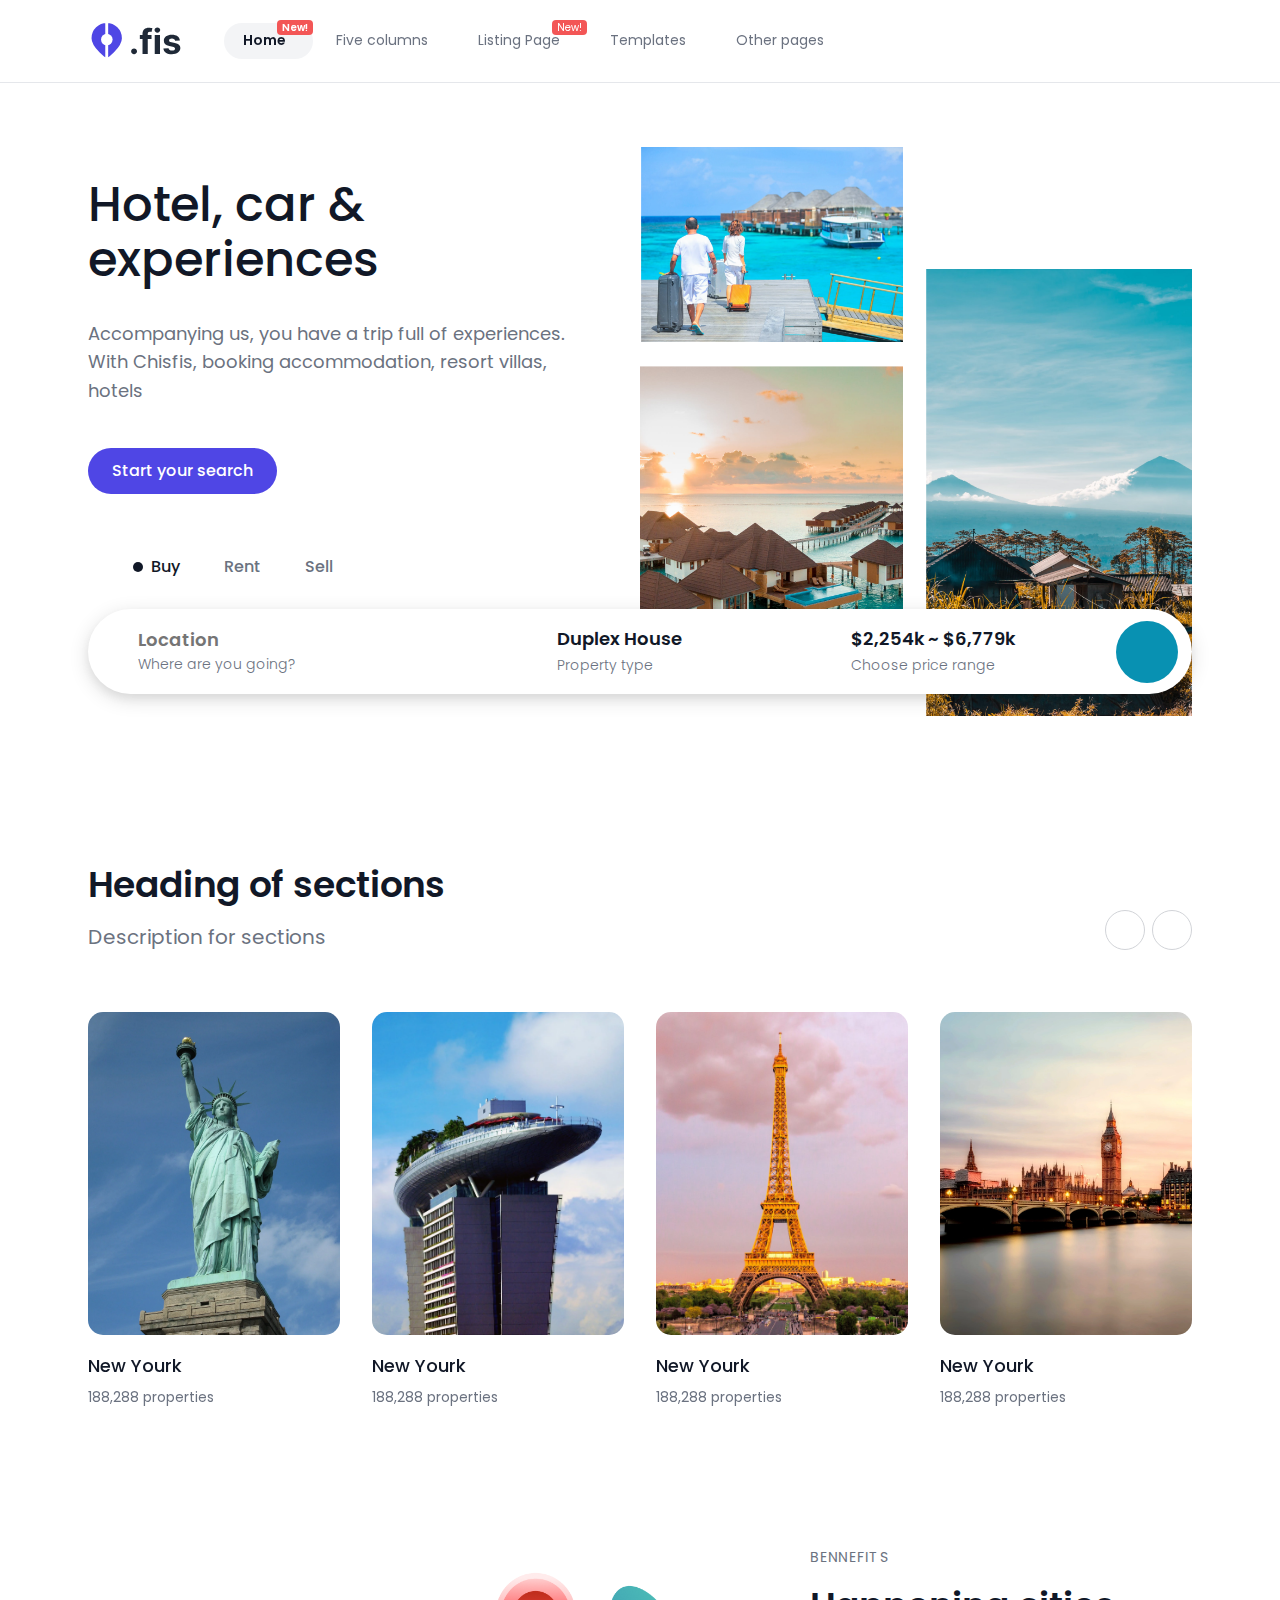
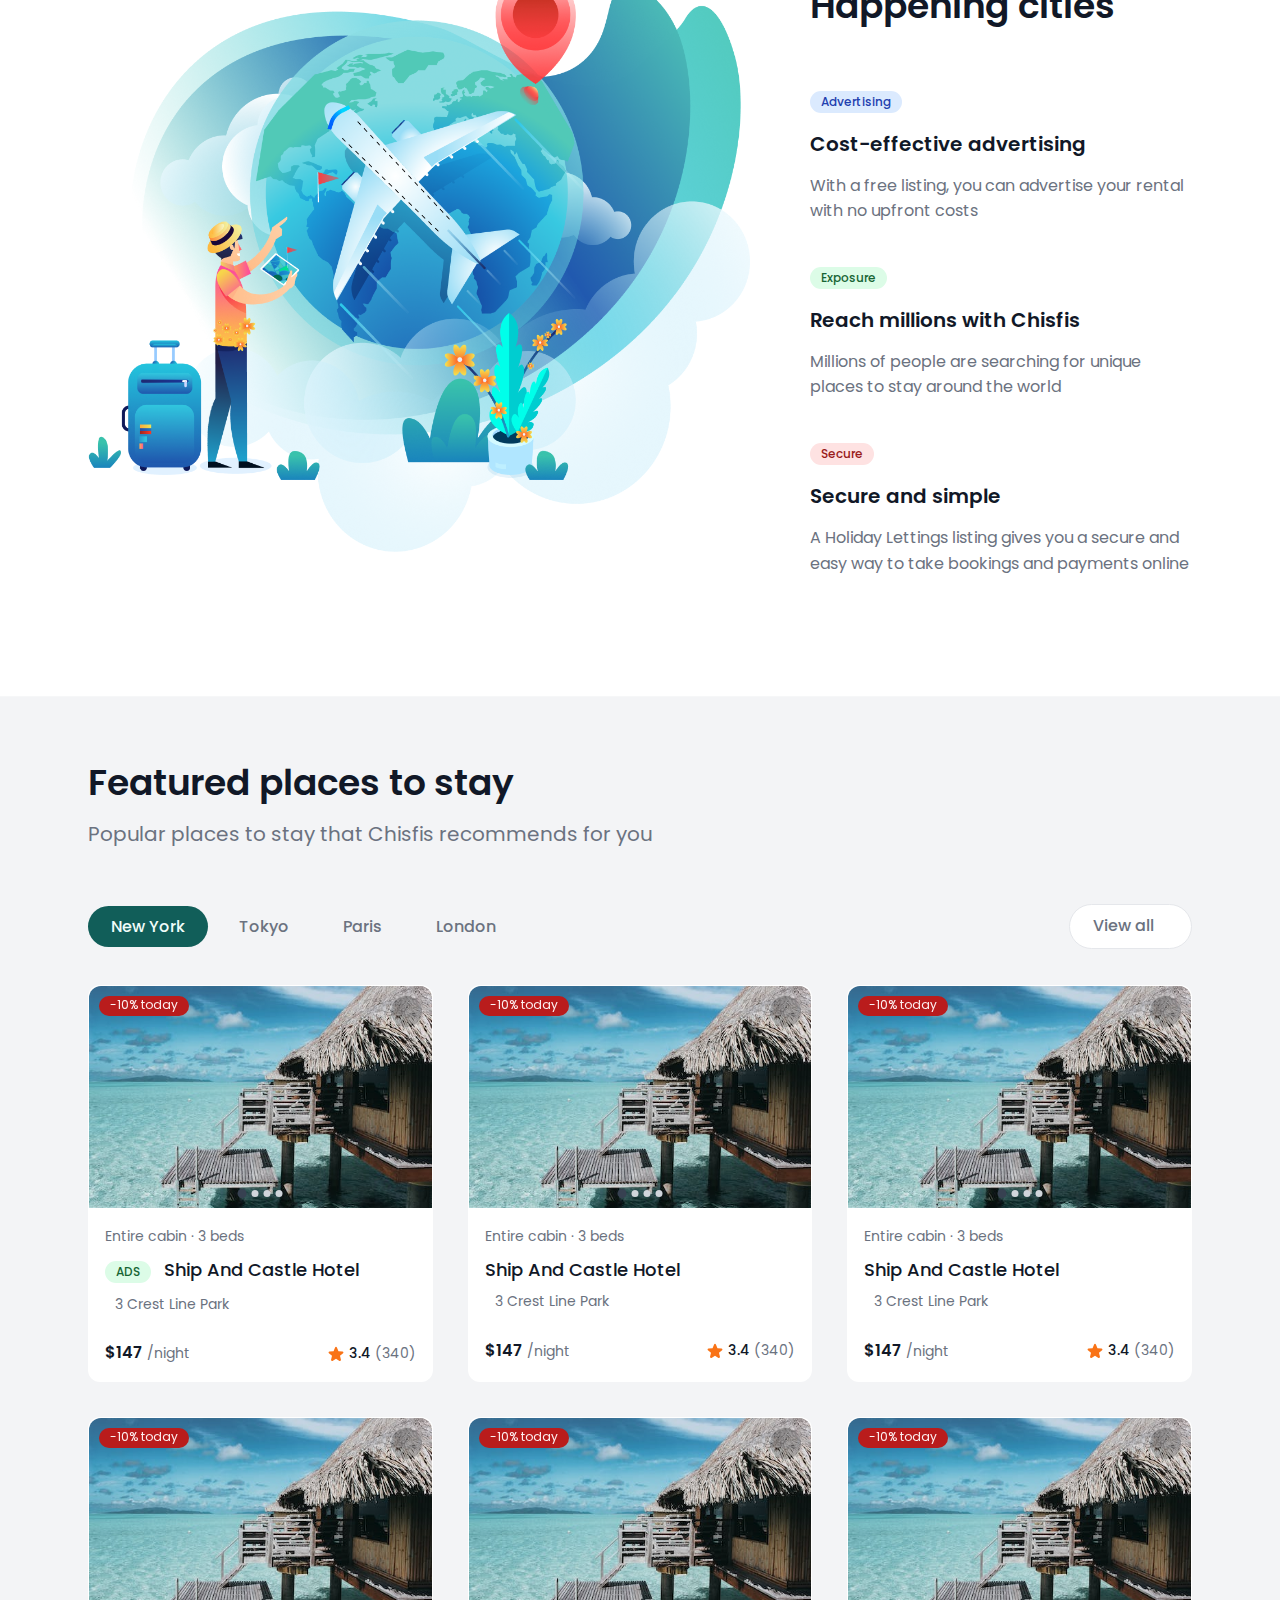
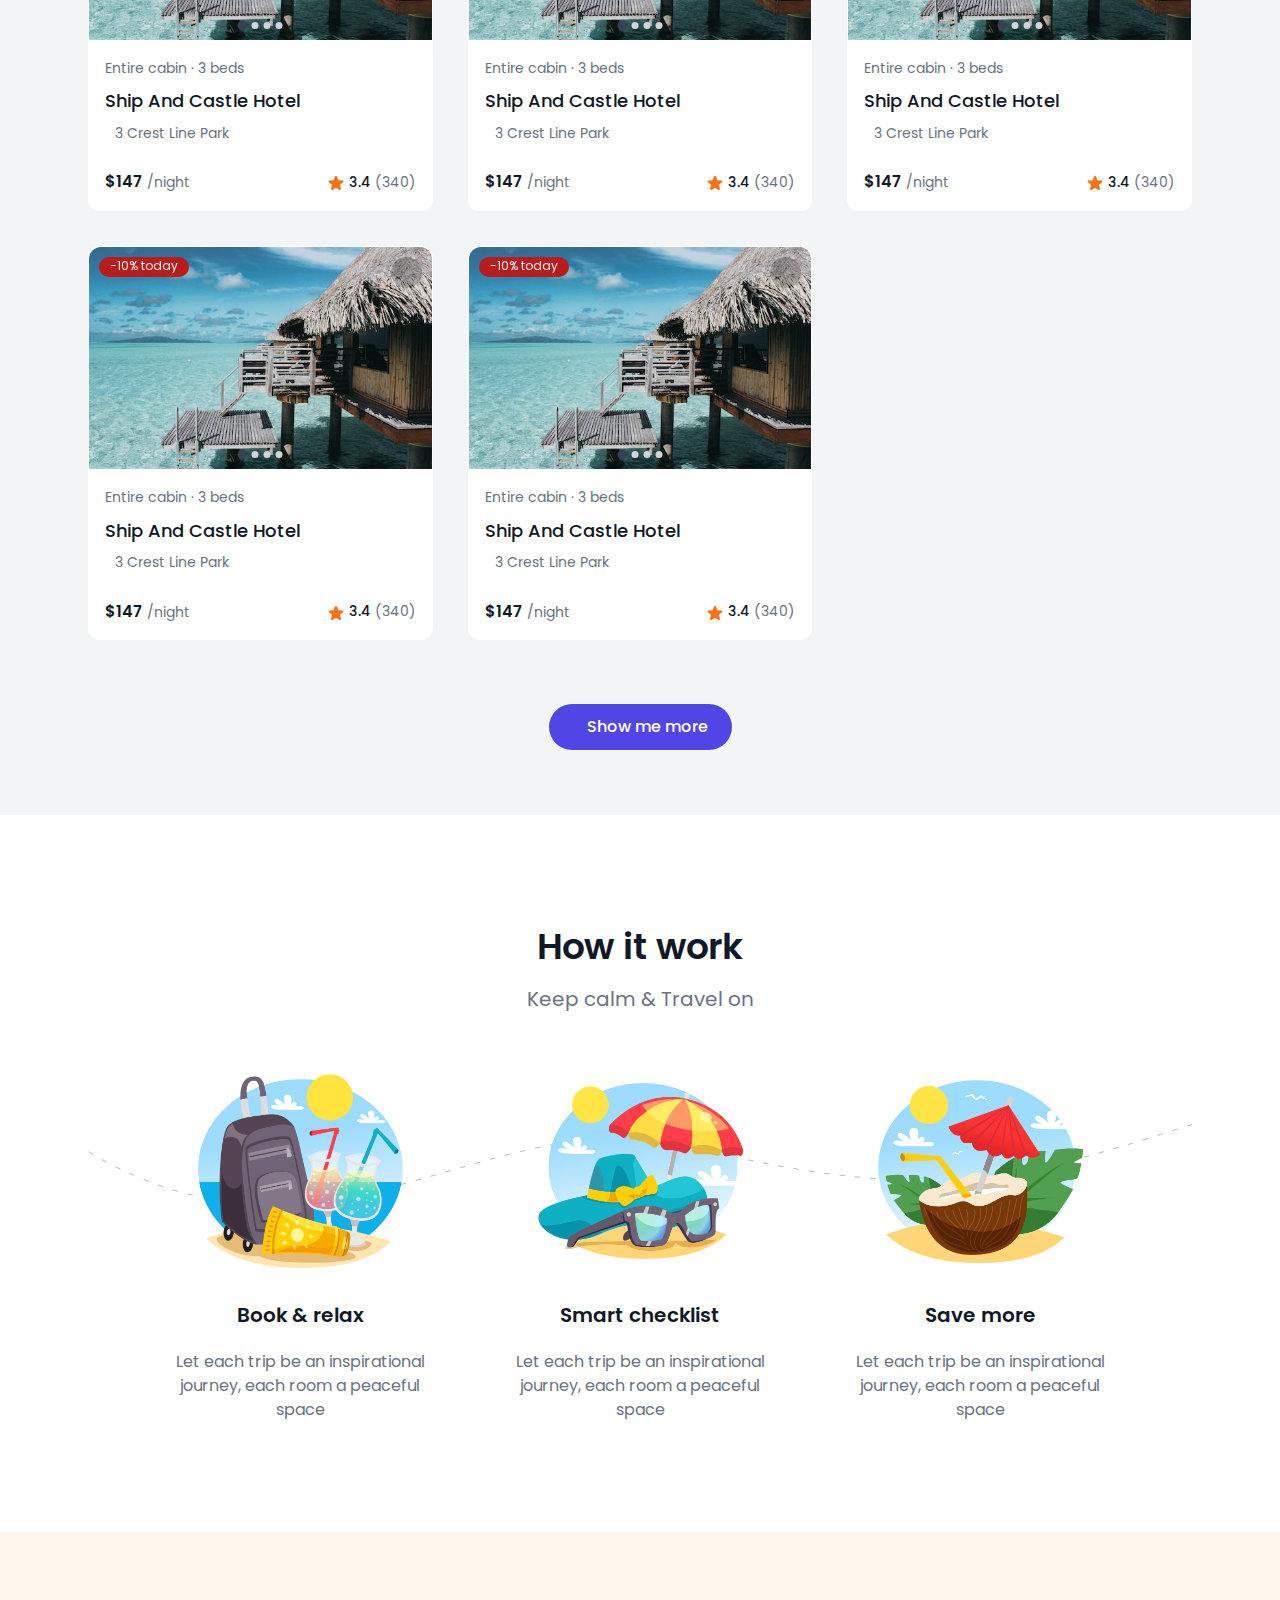
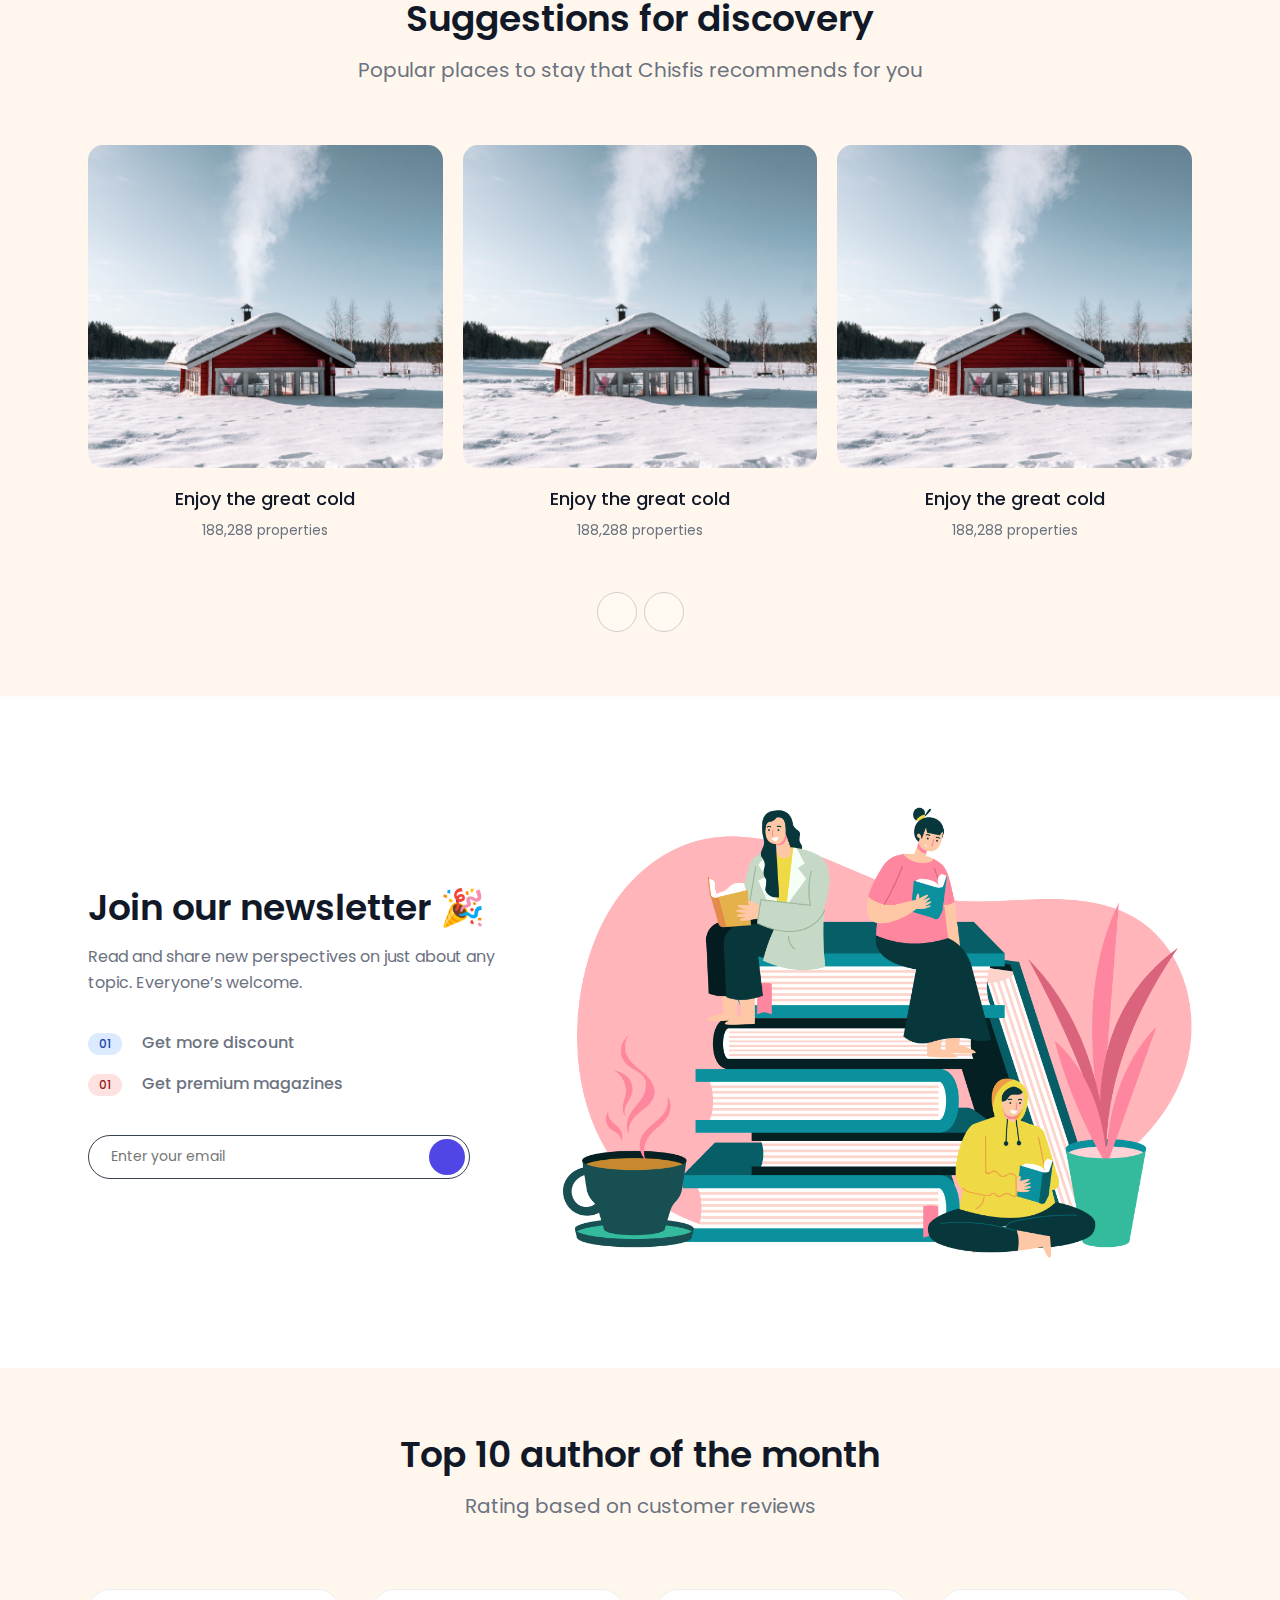
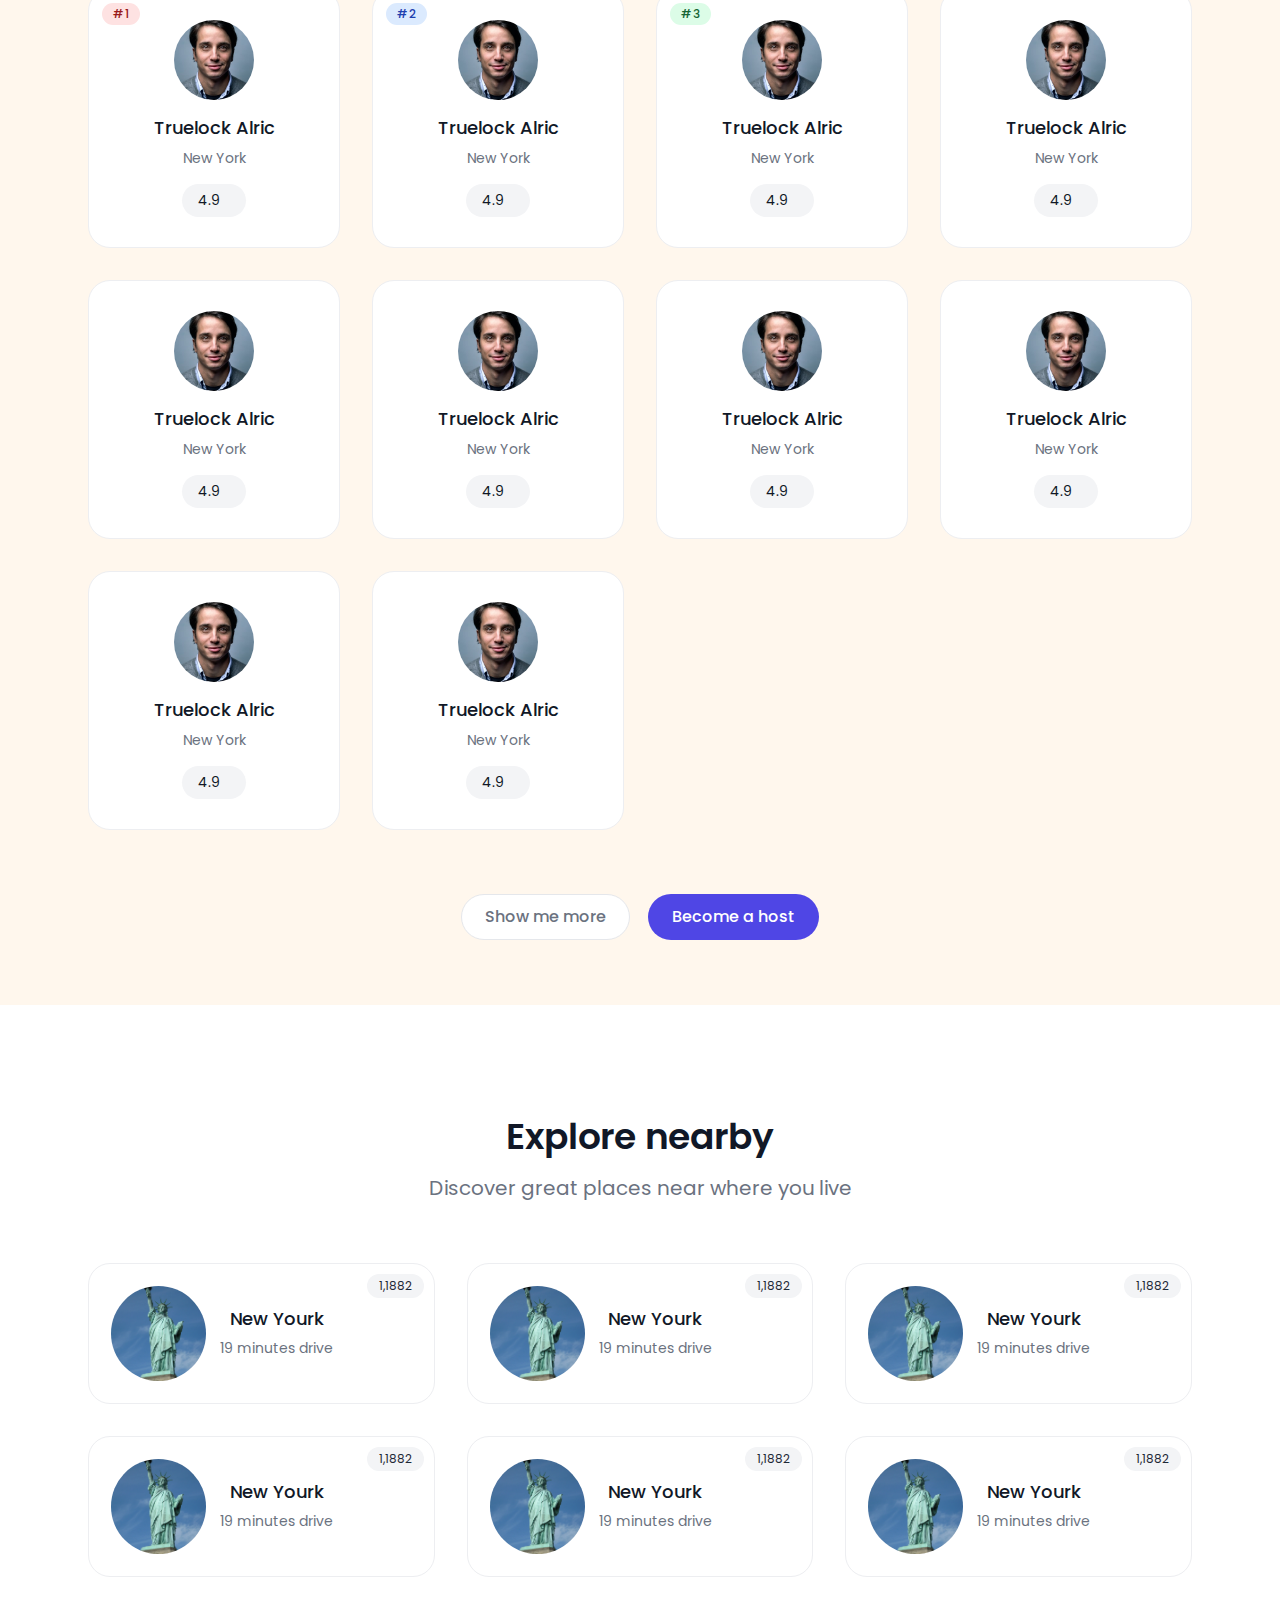
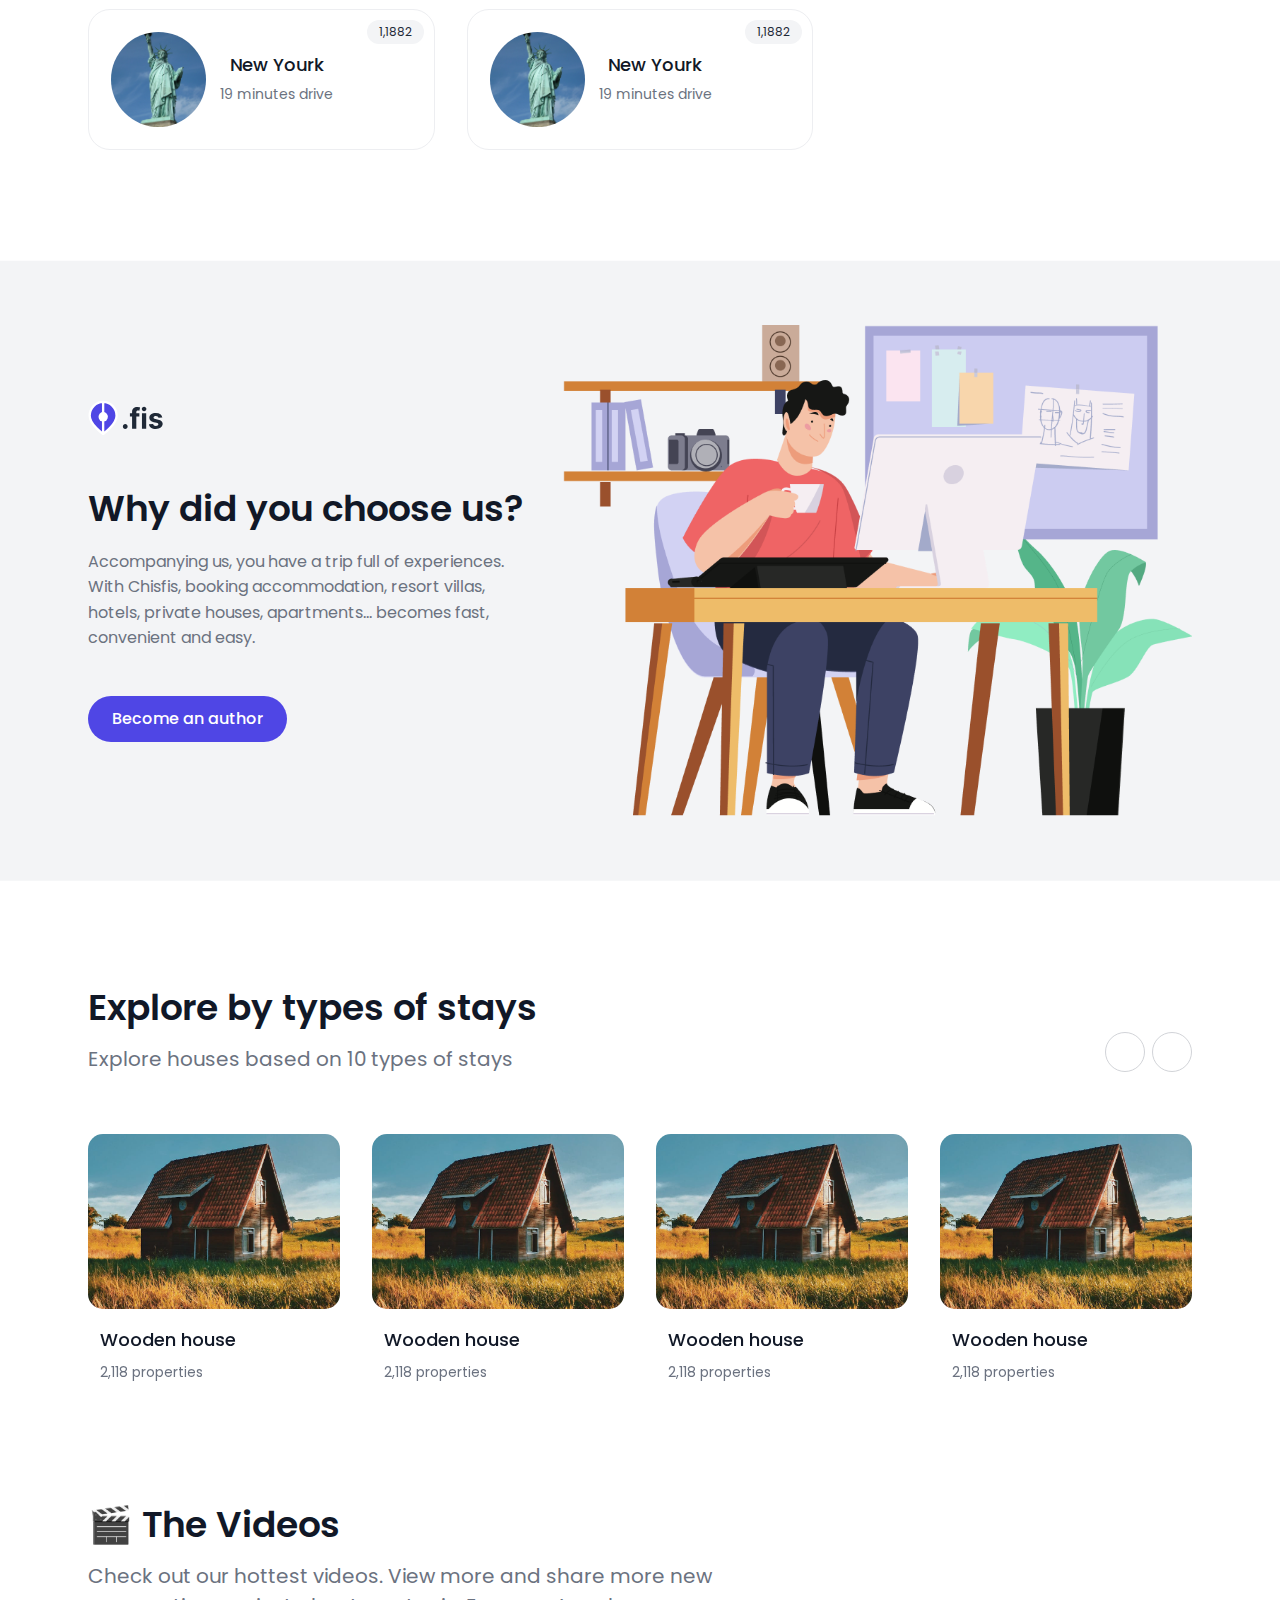
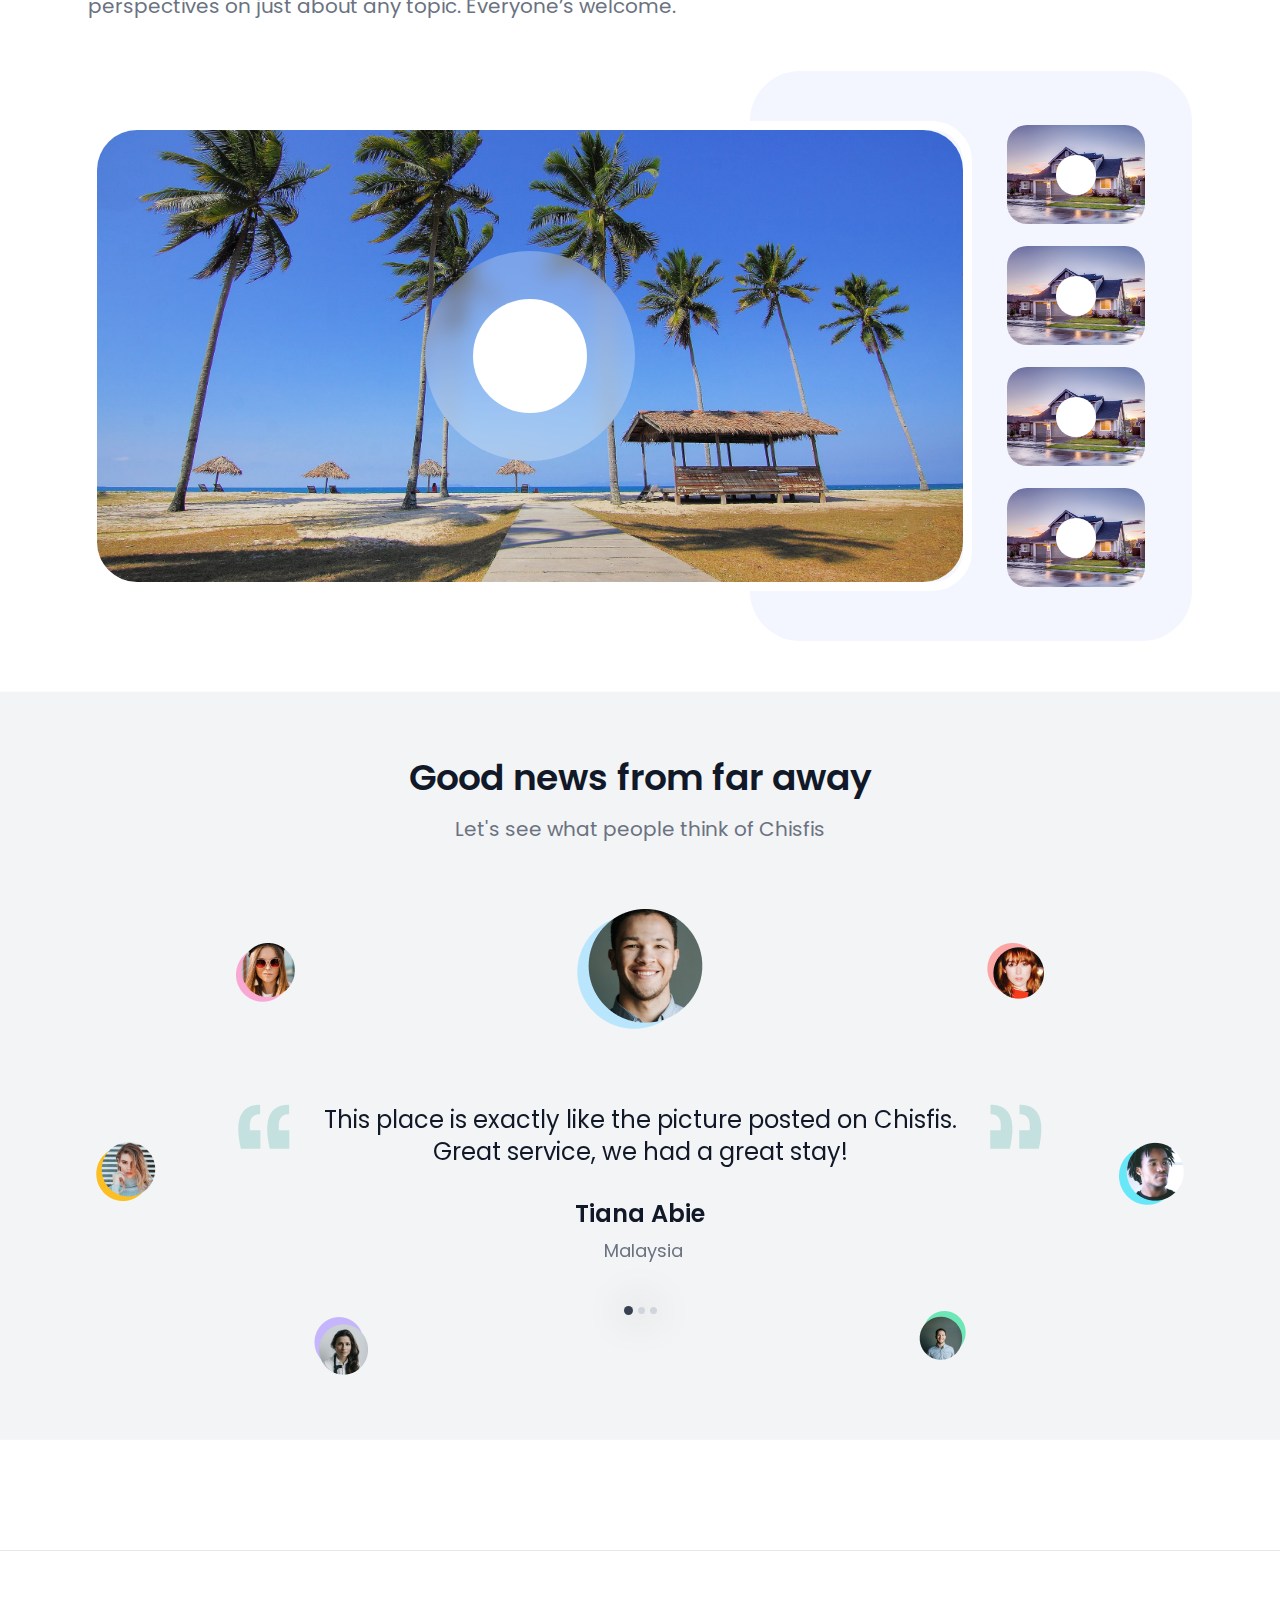
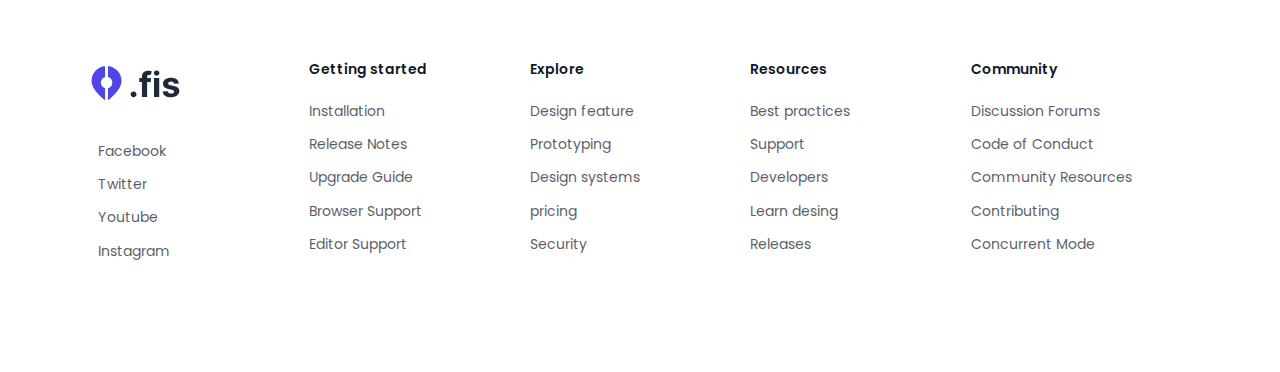
<file: index.html>
<!DOCTYPE html>
<html lang="en">
  <head>
    <meta charset="utf-8" />
    <title>Chisfix || Booking</title>
    <meta
      name="viewport"
      content="width=device-width, initial-scale=1, shrink-to-fit=no"
    />
    <meta name="description" content="Site description will be here" />
    <link rel="stylesheet" type="text/css" href="css/bootstrap.min.css" />
    <link rel="stylesheet" type="text/css" href="css/owl.carousel.min.css" />
    <link
      href="https://kit-pro.fontawesome.com/releases/v5.15.2/css/pro.min.css"
      rel="stylesheet"
    />
    <link rel="stylesheet" href="css/nice-select.css" />
    <link rel="stylesheet" href="css/jquery-ui.1.10.4.css" />
    <link rel="stylesheet" href="css/default-edit.css" />
    <link rel="stylesheet" type="text/css" href="style.css" />
    <link rel="stylesheet" type="text/css" href="css/responsive.css" />
    <!--End ALL STYLESHEET -->
  </head>

  <body class="">
    <!-- preloader -->
    <div id="preloader"></div>
    <!-- preloader-end -->
    <!-- main-wrap -->
    <div class="main-wrap">
      <!-- offcanvas-start -->
      <div class="offcanvas-menu">
        <div class="offmenu" id="menuParent">
          <a href="#" class="offcanvas-close"><i class="fal fa-times"></i></a>
          <div class="offcanvas__header">
            <a href="index.html" class="off-logo">
              <svg
                width="95px"
                class="w-full hidden dark:block"
                viewBox="0 0 65 32"
                fill="none"
                xmlns="http://www.w3.org/2000/svg"
              >
                <path
                  d="M24.4444 14.0325C24.4444 21.4807 12.9444 29.3945 12.9444 29.3945C12.9444 29.3945 1.44444 21.4807 1.44444 14.0325C1.44444 7.51522 6.84722 2.39453 12.9444 2.39453C19.0417 2.39453 24.4444 7.51522 24.4444 14.0325Z"
                  fill="#4F46E5"
                ></path>
                <path
                  d="M12.9444 29.3945C12.9444 29.3945 24.4444 21.4807 24.4444 14.0325C24.4444 7.51522 19.0417 2.39453 12.9444 2.39453C6.84722 2.39453 1.44444 7.51522 1.44444 14.0325C1.44444 21.4807 12.9444 29.3945 12.9444 29.3945ZM12.9444 29.3945V2.6807"
                  stroke="white"
                  stroke-width="2"
                  stroke-linecap="round"
                  stroke-linejoin="round"
                ></path>
                <circle cx="13" cy="15" r="4" fill="white"></circle>
                <path
                  d="M31.8601 25.2216C32.951 25.2216 33.897 24.3097 33.9055 23.1761C33.897 22.0597 32.951 21.1477 31.8601 21.1477C30.7351 21.1477 29.8061 22.0597 29.8146 23.1761C29.8061 24.3097 30.7351 25.2216 31.8601 25.2216ZM43.9261 11.9091H41.3267V11.0312C41.3267 10.1449 41.6847 9.625 42.75 9.625C43.1847 9.625 43.6278 9.71875 43.9176 9.8125L44.5568 7.08523C44.1051 6.94886 43.108 6.72727 41.9915 6.72727C39.5284 6.72727 37.696 8.11648 37.696 10.9631V11.9091H35.8466V14.6364H37.696V25H41.3267V14.6364H43.9261V11.9091ZM46.1442 25H49.7749V11.9091H46.1442V25ZM47.968 10.2216C49.0504 10.2216 49.9368 9.39489 49.9368 8.38068C49.9368 7.375 49.0504 6.54829 47.968 6.54829C46.8942 6.54829 46.0078 7.375 46.0078 8.38068C46.0078 9.39489 46.8942 10.2216 47.968 10.2216ZM63.5753 15.642C63.2514 13.2301 61.3082 11.7386 58.0014 11.7386C54.652 11.7386 52.4446 13.2898 52.4531 15.8125C52.4446 17.7727 53.6804 19.0426 56.2372 19.554L58.5043 20.0057C59.6463 20.2358 60.1662 20.6534 60.1832 21.3097C60.1662 22.0852 59.3224 22.6392 58.0526 22.6392C56.7571 22.6392 55.8963 22.0852 55.6747 21.0199L52.1037 21.2074C52.4446 23.7131 54.5753 25.2557 58.044 25.2557C61.4361 25.2557 63.8651 23.5256 63.8736 20.9432C63.8651 19.0511 62.6293 17.9176 60.0895 17.3977L57.7202 16.9205C56.5014 16.6562 56.0497 16.2386 56.0582 15.608C56.0497 14.8239 56.9361 14.3125 58.0611 14.3125C59.3224 14.3125 60.0724 15.0028 60.2514 15.8466L63.5753 15.642Z"
                  fill="white"
                ></path>
              </svg>
            </a>
            <h4>
              Discover the most outstanding articles on all topics of life.
              Write your stories and share them
            </h4>

            <ul class="sc-menu">
              <li>
                <a href="#"><i class="fab fa-facebook-square"></i></a>
              </li>
              <li>
                <a href="#"><i class="fab fa-twitter"></i></a>
              </li>
              <li>
                <a href="#"><i class="fab fa-youtube"></i></a>
              </li>
              <li>
                <a href="#"><i class="fab fa-instagram"></i></a>
              </li>
            </ul>
          </div>
          <div class="offcanvas__body">
            <div class="mobile-menu">
              <ul>
                <li>
                  <a data-bs-toggle="collapse" data-bs-target="#mbm-1" href="#">
                    <span class="txt">Home</span>
                    <i class="far fa-chevron-down chevron"></i>
                  </a>
                  <ul class="collapse" id="mbm-1">
                    <li><a href="#">Online Booking</a></li>
                    <li><a href="#">Real Estate</a></li>
                    <li><a href="#">Home - 3</a></li>
                  </ul>
                </li>
                <li>
                  <a data-bs-toggle="collapse" data-bs-target="#mbm-1" href="#">
                    <span class="txt">FIVE COLUMNS</span>
                  </a>
                </li>
                <li>
                  <a data-bs-toggle="collapse" data-bs-target="#mbm-3" href="#">
                    <span class="txt">LISTING PAGE</span>
                    <i class="far fa-chevron-down chevron"></i>
                  </a>
                  <ul class="collapse" id="mbm-3">
                    <li>
                      <a
                        data-bs-toggle="collapse"
                        data-bs-target="#mbm-3-1"
                        href="#"
                        ><span class="txt">Stay Listing</span
                        ><i class="far fa-chevron-down chevron"></i
                      ></a>
                      <ul class="collapse" id="mbm-3-1">
                        <li><a href="#">Stay page</a></li>
                        <li><a href="#">Stay page (map)</a></li>
                        <li><a href="#">Stay Detail</a></li>
                      </ul>
                    </li>
                    <li>
                      <a
                        data-bs-toggle="collapse"
                        data-bs-target="#mbm-3-2"
                        href="#"
                        ><span class="txt">Experiences listing</span
                        ><i class="far fa-chevron-down chevron"></i
                      ></a>
                      <ul class="collapse" id="mbm-3-2">
                        <li><a href="#">Stay page</a></li>
                        <li><a href="#">Stay page (map)</a></li>
                        <li><a href="#">Stay Detail</a></li>
                      </ul>
                    </li>
                    <li>
                      <a
                        data-bs-toggle="collapse"
                        data-bs-target="#mbm-3-3"
                        href="#"
                        ><span class="txt">Cars listing</span
                        ><i class="far fa-chevron-down chevron"></i
                      ></a>
                      <ul class="collapse" id="mbm-3-3">
                        <li><a href="#">Stay page</a></li>
                        <li><a href="#">Stay page (map)</a></li>
                        <li><a href="#">Stay Detail</a></li>
                      </ul>
                    </li>
                    <li>
                      <a
                        data-bs-toggle="collapse"
                        data-bs-target="#mbm-3-4"
                        href="#"
                        ><span class="txt">Real Estate Listings</span
                        ><i class="far fa-chevron-down chevron"></i
                      ></a>
                      <ul class="collapse" id="mbm-3-4">
                        <li><a href="#">Stay page</a></li>
                        <li><a href="#">Stay page (map)</a></li>
                        <li><a href="#">Stay Detail</a></li>
                      </ul>
                    </li>
                    <li>
                      <a href="#"
                        ><span class="txt">Stay Listing</span>Flights Listing</a
                      >
                    </li>
                  </ul>
                </li>
                <li>
                  <a data-bs-toggle="collapse" data-bs-target="#mbm-4" href="#">
                    <span class="txt">TEMPLATES</span>
                    <i class="far fa-chevron-down chevron"></i>
                  </a>
                  <ul class="collapse" id="mbm-4">
                    <li>
                      <a
                        data-bs-toggle="collapse"
                        data-bs-target="#mbm-4-1"
                        href="#"
                        ><span class="txt">Add Listings</span
                        ><i class="far fa-chevron-down chevron"></i
                      ></a>
                      <ul class="collapse" id="mbm-4-1">
                        <li>
                          <a href="#">
                            <span class="txt">Add Listing 1</span>
                          </a>
                        </li>
                        <li>
                          <a href="#">
                            <span class="txt">Add Listing 2</span>
                          </a>
                        </li>
                        <li>
                          <a href="#">
                            <span class="txt">Add Listing 3</span>
                          </a>
                        </li>
                        <li>
                          <a href="#">
                            <span class="txt">Add Listing 4</span>
                          </a>
                        </li>
                        <li>
                          <a href="#">
                            <span class="txt">Add Listing 5</span>
                          </a>
                        </li>
                        <li>
                          <a href="#">
                            <span class="txt">Add Listing 6</span>
                          </a>
                        </li>
                        <li>
                          <a href="#">
                            <span class="txt">Add Listing 7</span>
                          </a>
                        </li>
                        <li>
                          <a href="#">
                            <span class="txt">Add Listing 8</span>
                          </a>
                        </li>
                        <li>
                          <a href="#">
                            <span class="txt">Add Listing 9</span>
                          </a>
                        </li>
                        <li>
                          <a href="#">
                            <span class="txt">Add Listing 10</span>
                          </a>
                        </li>
                      </ul>
                    </li>
                    <li><a href="#">Checkout</a></li>
                    <li><a href="#">Pay done</a></li>
                    <li><a href="#">Another Page</a></li>
                    <li><a href="#">Account Page</a></li>
                  </ul>
                </li>
                <li>
                  <a data-bs-toggle="collapse" data-bs-target="#mbm-5" href="#">
                    <span class="txt">OTHER PAGES</span>
                    <i class="far fa-chevron-down chevron"></i>
                  </a>
                  <ul class="collapse" id="mbm-5">
                    <li>
                      <a href="#">
                        <span class="txt">Blog Page</span>
                      </a>
                    </li>
                    <li>
                      <a href="#">
                        <span class="txt">Blog Single</span>
                      </a>
                    </li>
                    <li>
                      <a href="#">
                        <span class="txt">About</span>
                      </a>
                    </li>
                    <li>
                      <a href="#">
                        <span class="txt">Contact us</span>
                      </a>
                    </li>
                    <li>
                      <a href="#">
                        <span class="txt">Login</span>
                      </a>
                    </li>
                    <li>
                      <a href="#">
                        <span class="txt">Signup</span>
                      </a>
                    </li>
                    <li>
                      <a href="#">
                        <span class="txt">Subscription</span>
                      </a>
                    </li>
                  </ul>
                </li>
              </ul>
            </div>
          </div>
        </div>
      </div>
      <div class="offcanvas-overlay"></div>
      <!-- offcanvas-start-end -->

      <!-- search-canvas -->
      <div class="search-canvas">
        <div class="search-canvas__inner">
          <a href="#" class="search-canvas-close">
            <i class="fal fa-times"></i>
          </a>
          <div class="search-canvas-title">
            <ul class="t-tab-nv nav">
              <li><a class="active" href="#">Buy</a></li>
              <li><a href="#">Rent</a></li>
              <li><a href="#">Sold</a></li>
            </ul>
          </div>
          <div class="search-canvas__tab-content tab-content">
            <!-- tab-pane -->
            <div class="search-canvas__tab-pane tab-pane show active">
              <div class="s-canvas-content">
                <div class="s-canvas__item">
                  <div class="s-canvas__item__main">
                    <h3>Where to find?</h3>
                    <div class="sci-search-box">
                      <input
                        type="text"
                        class="input"
                        placeholder="Search destinations"
                      />
                      <i class="far fa-search search-icon"></i>
                    </div>
                    <h4 class="t-h4">Popular destinations</h4>
                    <ul class="hsd-n-menu">
                      <li>
                        <a href="#">
                          <div class="icon">
                            <i class="far fa-map-marker-alt"></i>
                          </div>
                          <span class="txt">Hamptons, Suffolk County, NY</span>
                        </a>
                      </li>
                      <li>
                        <a href="#">
                          <div class="icon">
                            <i class="far fa-map-marker-alt"></i>
                          </div>
                          <span class="txt">Hamptons, Suffolk County, NY</span>
                        </a>
                      </li>
                      <li>
                        <a href="#">
                          <div class="icon">
                            <i class="far fa-map-marker-alt"></i>
                          </div>
                          <span class="txt">Hamptons, Suffolk County, NY</span>
                        </a>
                      </li>
                      <li>
                        <a href="#">
                          <div class="icon">
                            <i class="far fa-map-marker-alt"></i>
                          </div>
                          <span class="txt">Hamptons, Suffolk County, NY</span>
                        </a>
                      </li>
                    </ul>
                  </div>
                </div>
                <div class="s-canvas__item">
                  <div class="s-canvas__item__main">
                    <h3 class="pb-2">Property types</h3>
                    <ul class="sel-ul px-0">
                      <li>
                        <label class="sel-label">
                          <input
                            type="checkbox"
                            class="checkbox checkbox-model"
                          />
                          <div class="sel-label-tc">
                            <h4>Duplex House</h4>
                            <p>Have a place to yourself</p>
                          </div>
                        </label>
                      </li>
                      <li>
                        <label class="sel-label">
                          <input
                            type="checkbox"
                            class="checkbox checkbox-model"
                          />
                          <div class="sel-label-tc">
                            <h4>Ferme House</h4>
                            <p>
                              Have your own room and share some common spaces
                            </p>
                          </div>
                        </label>
                      </li>
                      <li>
                        <label class="sel-label">
                          <input
                            type="checkbox"
                            class="checkbox checkbox-model"
                          />
                          <div class="sel-label-tc">
                            <h4>Chalet House</h4>
                            <p>
                              Have a private or shared room in a boutique hotel,
                              hostel, and more
                            </p>
                          </div>
                        </label>
                      </li>
                      <li>
                        <label class="sel-label">
                          <input
                            type="checkbox"
                            class="checkbox checkbox-model"
                          />
                          <div class="sel-label-tc">
                            <h4>Maison House</h4>
                            <p>Stay in a shared space, like a common room</p>
                          </div>
                        </label>
                      </li>
                    </ul>
                  </div>
                </div>
                <div class="s-canvas__item">
                  <div class="s-canvas__item__main">
                    <h3>Range Price?</h3>
                    <div class="range-content px-0 pt-2">
                      <div class="range-slider" id="slider-range-mobile"></div>
                      <div class="range-slider-values-wrap">
                        <div class="range-slider-value-single">
                          <h4>Min price</h4>
                          <input
                            type="text"
                            class="input"
                            id="min-amount-mobile"
                            readonly
                          />
                        </div>
                        <div class="range-slider-value-single">
                          <h4>Min price</h4>
                          <input
                            type="text"
                            class="input"
                            type="text"
                            id="max-amount-mobile"
                            readonly
                          />
                        </div>
                      </div>
                    </div>
                  </div>
                </div>
                <div class="s-canvas__item">
                  <div class="s-canvas__item__srt">
                    <p>Property</p>
                    <h4>Selected value here</h4>
                  </div>
                </div>
              </div>
            </div>
            <!-- tab-pane-end -->
          </div>
        </div>

        <div class="search-canvas-final">
          <a href="#" class="clear-button text-button">Clear All</a>
          <a
            href="#"
            class="default-button default-button--theme2 default-button--lr"
          >
            <i class="far fa-search"></i>
            <span class="txt">Search</span>
          </a>
        </div>
      </div>
      <!-- search-canvas-end -->

      <!-- header-section -->
      <header class="header-section" id="sticky-header">
        <div class="header-in">
          <div class="container">
            <div class="header-section__inner">
              <div class="header__left">
                <a href="index.html" class="header-logo d-md-block d-none">
                  <img src="images/logo-black.svg" alt="" class="cont__light" />
                  <img src="images/logo.svg" alt="" class="cont__dark" />
                </a>
                <div class="main-menu d-lg-block d-none">
                  <ul>
                    <li>
                      <a class="active" href="#">
                        <span class="bdg">New!</span>
                        <span class="txt">Home</span>
                        <i class="far fa-chevron-down chevron-down"></i>
                      </a>
                      <div class="main-dropdown-menu main-dropdown-menu--lv2">
                        <ul class="dropdown-ul">
                          <li>
                            <a href="#"
                              ><strong class="fw-600">Online Booking</strong></a
                            >
                          </li>
                          <li>
                            <a href="#"
                              ><span class="txt">Real Estate</span
                              ><span class="n-bdg">New!</span></a
                            >
                          </li>
                          <li>
                            <a href="#"
                              ><span class="txt">Home - 3</span
                              ><span class="n-bdg">New!</span></a
                            >
                          </li>
                        </ul>
                      </div>
                    </li>
                    <li class="position-static">
                      <a href="#">
                        <span class="txt">Five columns</span>
                        <i class="far fa-chevron-down chevron-down"></i>
                      </a>
                      <div
                        class="main-dropdown-menu main-dropdown-menu--megamenu main-dropdown-menu--lv2"
                      >
                        <div class="megamenu-ul-wrap">
                          <ul class="dropdown-ul dropdown-ul--in-mg">
                            <li class="meta-li">
                              <div class="image">
                                <img
                                  src="images/megamenu-image-1.jpg"
                                  alt=""
                                  class="img"
                                />
                              </div>
                              <h4>Company</h4>
                            </li>
                            <li>
                              <a href="#">
                                <span class="txt">Katz</span>
                              </a>
                            </li>
                            <li>
                              <a href="#">
                                <span class="txt">Livefish</span>
                              </a>
                            </li>
                            <li>
                              <a href="#">
                                <span class="txt">Digitube</span>
                              </a>
                            </li>
                            <li>
                              <a href="#">
                                <span class="txt">Midel</span>
                              </a>
                            </li>
                            <li>
                              <a href="#">
                                <span class="txt">Rhyloo</span>
                              </a>
                            </li>
                            <li>
                              <a href="#">
                                <span class="txt">Innojam</span>
                              </a>
                            </li>
                          </ul>
                          <ul class="dropdown-ul dropdown-ul--in-mg">
                            <li class="meta-li">
                              <div class="image">
                                <img
                                  src="images/megamenu-image-2.jpg"
                                  alt=""
                                  class="img"
                                />
                              </div>
                              <h4>Company</h4>
                            </li>
                            <li>
                              <a href="#">
                                <span class="txt">Katz</span>
                              </a>
                            </li>
                            <li>
                              <a href="#">
                                <span class="txt">Livefish</span>
                              </a>
                            </li>
                            <li>
                              <a href="#">
                                <span class="txt">Digitube</span>
                              </a>
                            </li>
                            <li>
                              <a href="#">
                                <span class="txt">Midel</span>
                              </a>
                            </li>
                            <li>
                              <a href="#">
                                <span class="txt">Rhyloo</span>
                              </a>
                            </li>
                            <li>
                              <a href="#">
                                <span class="txt">Innojam</span>
                              </a>
                            </li>
                          </ul>
                          <ul class="dropdown-ul dropdown-ul--in-mg">
                            <li class="meta-li">
                              <div class="image">
                                <img
                                  src="images/megamenu-image-3.jpg"
                                  alt=""
                                  class="img"
                                />
                              </div>
                              <h4>Company</h4>
                            </li>
                            <li>
                              <a href="#">
                                <span class="txt">Katz</span>
                              </a>
                            </li>
                            <li>
                              <a href="#">
                                <span class="txt">Livefish</span>
                              </a>
                            </li>
                            <li>
                              <a href="#">
                                <span class="txt">Digitube</span>
                              </a>
                            </li>
                            <li>
                              <a href="#">
                                <span class="txt">Midel</span>
                              </a>
                            </li>
                            <li>
                              <a href="#">
                                <span class="txt">Rhyloo</span>
                              </a>
                            </li>
                            <li>
                              <a href="#">
                                <span class="txt">Innojam</span>
                              </a>
                            </li>
                          </ul>
                          <ul class="dropdown-ul dropdown-ul--in-mg">
                            <li class="meta-li">
                              <div class="image">
                                <img
                                  src="images/megamenu-image-4.jpg"
                                  alt=""
                                  class="img"
                                />
                              </div>
                              <h4>Company</h4>
                            </li>
                            <li>
                              <a href="#">
                                <span class="txt">Katz</span>
                              </a>
                            </li>
                            <li>
                              <a href="#">
                                <span class="txt">Livefish</span>
                              </a>
                            </li>
                            <li>
                              <a href="#">
                                <span class="txt">Digitube</span>
                              </a>
                            </li>
                            <li>
                              <a href="#">
                                <span class="txt">Midel</span>
                              </a>
                            </li>
                            <li>
                              <a href="#">
                                <span class="txt">Rhyloo</span>
                              </a>
                            </li>
                            <li>
                              <a href="#">
                                <span class="txt">Innojam</span>
                              </a>
                            </li>
                          </ul>
                          <ul class="dropdown-ul dropdown-ul--in-mg">
                            <li class="meta-li">
                              <div class="image">
                                <img
                                  src="images/megamenu-image-5.jpg"
                                  alt=""
                                  class="img"
                                />
                              </div>
                              <h4>Company</h4>
                            </li>
                            <li>
                              <a href="#">
                                <span class="txt">Katz</span>
                              </a>
                            </li>
                            <li>
                              <a href="#">
                                <span class="txt">Livefish</span>
                              </a>
                            </li>
                            <li>
                              <a href="#">
                                <span class="txt">Digitube</span>
                              </a>
                            </li>
                            <li>
                              <a href="#">
                                <span class="txt">Midel</span>
                              </a>
                            </li>
                            <li>
                              <a href="#">
                                <span class="txt">Rhyloo</span>
                              </a>
                            </li>
                            <li>
                              <a href="#">
                                <span class="txt">Innojam</span>
                              </a>
                            </li>
                          </ul>
                        </div>
                      </div>
                    </li>
                    <li>
                      <a href="#">
                        <span class="bdg">New!</span>
                        <span class="txt">Listing Page</span>
                        <i class="far fa-chevron-down chevron-down"></i>
                      </a>
                      <div class="main-dropdown-menu main-dropdown-menu--lv2">
                        <ul class="dropdown-ul">
                          <li>
                            <a href="#">
                              <span class="txt">Stay listing</span>
                              <i class="far fa-chevron-down chevron"></i>
                            </a>
                            <div
                              class="main-dropdown-menu main-dropdown-menu--lv3"
                            >
                              <ul class="dropdown-ul">
                                <li>
                                  <a href="#">
                                    <span class="txt">Stay page</span>
                                  </a>
                                </li>
                                <li>
                                  <a href="#">
                                    <span class="txt">Stay page (map)</span>
                                  </a>
                                </li>
                                <li>
                                  <a href="#">
                                    <span class="txt">Stay Detail</span>
                                  </a>
                                </li>
                              </ul>
                            </div>
                          </li>
                          <li>
                            <a href="#">
                              <span class="txt">Experiences listing</span>
                              <i class="far fa-chevron-down chevron"></i>
                            </a>
                            <div
                              class="main-dropdown-menu main-dropdown-menu--lv3"
                            >
                              <ul class="dropdown-ul">
                                <li>
                                  <a href="#">
                                    <span class="txt">Experience page</span>
                                  </a>
                                </li>
                                <li>
                                  <a href="#">
                                    <span class="txt"
                                      >Experience page (map)</span
                                    >
                                  </a>
                                </li>
                                <li>
                                  <a href="#">
                                    <span class="txt">Experience Detail</span>
                                  </a>
                                </li>
                              </ul>
                            </div>
                          </li>
                          <li>
                            <a href="#">
                              <span class="txt">Cars listing</span>
                              <i class="far fa-chevron-down chevron"></i>
                            </a>
                            <div
                              class="main-dropdown-menu main-dropdown-menu--lv3"
                            >
                              <ul class="dropdown-ul">
                                <li>
                                  <a href="#">
                                    <span class="txt">Cars page</span>
                                  </a>
                                </li>
                                <li>
                                  <a href="#">
                                    <span class="txt">Cars page (map)</span>
                                  </a>
                                </li>
                                <li>
                                  <a href="#">
                                    <span class="txt">Cars Detail</span>
                                  </a>
                                </li>
                              </ul>
                            </div>
                          </li>
                          <li>
                            <a href="#">
                              <span class="txt">Real Estate listing</span>
                              <i class="far fa-chevron-down chevron"></i>
                            </a>
                            <div
                              class="main-dropdown-menu main-dropdown-menu--lv3"
                            >
                              <ul class="dropdown-ul">
                                <li>
                                  <a href="#">
                                    <span class="txt">Real Estate Listing</span>
                                  </a>
                                </li>
                                <li>
                                  <a href="#">
                                    <span class="txt">Real Estate map</span>
                                  </a>
                                </li>
                              </ul>
                            </div>
                          </li>
                          <li>
                            <a href="#"
                              ><span class="txt">Flights listing</span
                              ><span class="n-bdg">New!</span></a
                            >
                          </li>
                        </ul>
                      </div>
                    </li>
                    <li>
                      <a href="#">
                        <span class="txt">Templates</span>
                        <i class="far fa-chevron-down chevron-down"></i>
                      </a>
                      <div class="main-dropdown-menu main-dropdown-menu--lv2">
                        <ul class="dropdown-ul">
                          <li>
                            <a href="#">
                              <span class="txt">Add listing</span>
                              <i class="far fa-chevron-down chevron"></i>
                            </a>
                            <div
                              class="main-dropdown-menu main-dropdown-menu--lv3"
                            >
                              <ul class="dropdown-ul">
                                <li>
                                  <a href="#">
                                    <span class="txt">Add Listing 1</span>
                                  </a>
                                </li>
                                <li>
                                  <a href="#">
                                    <span class="txt">Add Listing 2</span>
                                  </a>
                                </li>
                                <li>
                                  <a href="#">
                                    <span class="txt">Add Listing 3</span>
                                  </a>
                                </li>
                                <li>
                                  <a href="#">
                                    <span class="txt">Add Listing 4</span>
                                  </a>
                                </li>
                                <li>
                                  <a href="#">
                                    <span class="txt">Add Listing 5</span>
                                  </a>
                                </li>
                                <li>
                                  <a href="#">
                                    <span class="txt">Add Listing 6</span>
                                  </a>
                                </li>
                                <li>
                                  <a href="#">
                                    <span class="txt">Add Listing 7</span>
                                  </a>
                                </li>
                                <li>
                                  <a href="#">
                                    <span class="txt">Add Listing 8</span>
                                  </a>
                                </li>
                                <li>
                                  <a href="#">
                                    <span class="txt">Add Listing 9</span>
                                  </a>
                                </li>
                                <li>
                                  <a href="#">
                                    <span class="txt">Add Listing 10</span>
                                  </a>
                                </li>
                              </ul>
                            </div>
                          </li>
                          <li>
                            <a href="#">
                              <span class="txt">Checkout</span>
                            </a>
                          </li>
                          <li>
                            <a href="#">
                              <span class="txt">Pay done</span>
                            </a>
                          </li>
                          <li>
                            <a href="#">
                              <span class="txt">Author Page</span>
                            </a>
                          </li>
                          <li>
                            <a href="#">
                              <span class="txt">Account Page</span>
                            </a>
                          </li>
                        </ul>
                      </div>
                    </li>
                    <li>
                      <a href="#">
                        <span class="txt">Other pages</span>
                        <i class="far fa-chevron-down chevron-down"></i>
                      </a>
                      <div class="main-dropdown-menu main-dropdown-menu--lv2">
                        <ul class="dropdown-ul">
                          <li>
                            <a href="#">
                              <span class="txt">Blog Page</span>
                            </a>
                          </li>
                          <li>
                            <a href="#">
                              <span class="txt">Blog Single</span>
                            </a>
                          </li>
                          <li>
                            <a href="#">
                              <span class="txt">About</span>
                            </a>
                          </li>
                          <li>
                            <a href="#">
                              <span class="txt">Contact us</span>
                            </a>
                          </li>
                          <li>
                            <a href="#">
                              <span class="txt">Login</span>
                            </a>
                          </li>
                          <li>
                            <a href="#">
                              <span class="txt">Signup</span>
                            </a>
                          </li>
                          <li>
                            <a href="#">
                              <span class="txt">Subscription</span>
                            </a>
                          </li>
                        </ul>
                      </div>
                    </li>
                  </ul>
                </div>
              </div>

              <a
                href="#"
                class="where-search-button search-canvas-open d-lg-none"
              >
                <div class="icon">
                  <i class="far fa-search"></i>
                </div>
                <div class="tc">
                  <h4>Where to?</h4>
                  <p>Anywhere • Any week • Add guests</p>
                </div>
                <div class="re-item">
                  <svg
                    width="18px"
                    viewBox="0 0 16 16"
                    aria-hidden="true"
                    role="presentation"
                    focusable="false"
                    class="block w-4 h-4"
                    fill="currentColor"
                  >
                    <path
                      d="M5 8c1.306 0 2.418.835 2.83 2H14v2H7.829A3.001 3.001 0 1 1 5 8zm0 2a1 1 0 1 0 0 2 1 1 0 0 0 0-2zm6-8a3 3 0 1 1-2.829 4H2V4h6.17A3.001 3.001 0 0 1 11 2zm0 2a1 1 0 1 0 0 2 1 1 0 0 0 0-2z"
                    ></path>
                  </svg>
                </div>
              </a>

              <div class="header__right d-xxl-flex d-none">
                <div class="hr-search dropdown">
                  <a href="#" class="t-button" data-bs-toggle="dropdown"
                    ><i class="fal fa-search fa-flip-horizontal"></i
                  ></a>
                  <div
                    class="hr-search-dropdown dropdown-menu dropdown-menu-end"
                  >
                    <input
                      type="text"
                      class="input"
                      placeholder="Type and press enter"
                    />
                  </div>
                </div>
                <a href="#" class="default-button">Sing up</a>
              </div>

              <a
                href="#"
                class="offcanvas-open offcanvas-open-header d-xxl-none d-md-block d-none"
                ><i class="far fa-bars"></i
              ></a>
            </div>
          </div>
        </div>
      </header>
      <!--End header-section -->

      <!-- mobile-menu-bar -->
      <div class="mobile-menu-bar d-md-none">
        <ul class="mobile-bar-menu">
          <li>
            <a class="active" href="#">
              <div class="icon">
                <i class="fal fa-search"></i>
              </div>
              <div class="txt">Explore</div>
            </a>
          </li>
          <li>
            <a href="#">
              <div class="icon">
                <i class="fal fa-heart"></i>
              </div>
              <div class="txt">Whishlists</div>
            </a>
          </li>
          <li>
            <a href="#">
              <div class="icon">
                <i class="fal fa-user"></i>
              </div>
              <div class="txt">Log in</div>
            </a>
          </li>
          <li>
            <a class="offcanvas-open" href="#">
              <div class="icon">
                <i class="fal fa-bars"></i>
              </div>
              <div class="txt">Menu</div>
            </a>
          </li>
        </ul>
      </div>
      <!-- mobile-menu-bar-end -->

      <!-- main -->
      <main>
        <!-- hero-section -->
        <section class="hero-section">
          <div class="container">
            <div class="hero-section__inner">
              <div class="hero__row">
                <div class="hero__content">
                  <h1 class="h1">Hotel, car & experiences</h1>
                  <p>
                    Accompanying us, you have a trip full of experiences. With
                    Chisfis, booking accommodation, resort villas, hotels
                  </p>
                  <a href="#" class="bottom-button default-button"
                    >Start your search</a
                  >
                </div>
                <div class="hero__right-image">
                  <div class="hero__right-img__inner">
                    <img src="images/hero-image.png" alt="" class="img" />
                    <img src="images/hero-image-1.png" alt="" class="img-1" />
                    <img src="images/hero-image-2.png" alt="" class="img-2" />
                    <img src="images/hero-image-3.png" alt="" class="img-3" />
                  </div>
                </div>
              </div>
              <div class="hero__search__wrap d-lg-block d-none">
                <ul class="hero-search-nav nav">
                  <li>
                    <a class="active" href="#">
                      <span class="ellipse"></span>
                      <span class="txt">Buy</span>
                    </a>
                  </li>
                  <li>
                    <a href="#">
                      <span class="ellipse"></span>
                      <span class="txt">Rent</span>
                    </a>
                  </li>
                  <li>
                    <a href="#">
                      <span class="ellipse"></span>
                      <span class="txt">Sell</span>
                    </a>
                  </li>
                </ul>
                <div class="hero__search__tab-content">
                  <div class="hero__search__tab-pane">
                    <div class="hero__search__content">
                      <div class="hero__search__content__inner">
                        <div class="hero__search__single">
                          <div class="hero__search__a">
                            <div class="icon">
                              <i class="far fa-map-marker-alt"></i>
                            </div>
                            <div class="tc">
                              <input
                                class="h4-input"
                                type="text"
                                placeholder="Location"
                              />
                              <p>Where are you going?</p>
                            </div>
                          </div>
                          <div class="hero__search__dropdown">
                            <div class="hero__search__dropdown__title">
                              <h4>Recent searches</h4>
                            </div>
                            <ul class="hsd-menu">
                              <li>
                                <a href="#">
                                  <div class="icon">
                                    <i class="far fa-clock"></i>
                                  </div>
                                  <span class="txt"
                                    >Hamptons, Suffolk County, NY</span
                                  >
                                </a>
                              </li>
                              <li>
                                <a href="#">
                                  <div class="icon">
                                    <i class="far fa-clock"></i>
                                  </div>
                                  <span class="txt"
                                    >Hamptons, Suffolk County, NY</span
                                  >
                                </a>
                              </li>
                              <li>
                                <a href="#">
                                  <div class="icon">
                                    <i class="far fa-clock"></i>
                                  </div>
                                  <span class="txt"
                                    >Hamptons, Suffolk County, NY</span
                                  >
                                </a>
                              </li>
                              <li>
                                <a href="#">
                                  <div class="icon">
                                    <i class="far fa-clock"></i>
                                  </div>
                                  <span class="txt"
                                    >Hamptons, Suffolk County, NY</span
                                  >
                                </a>
                              </li>
                            </ul>
                          </div>
                        </div>
                        <div class="hero__search__single">
                          <div class="hero__search__a">
                            <div class="icon"><i class="far fa-home"></i></div>
                            <div class="tc">
                              <h4>Duplex House</h4>
                              <p>Property type</p>
                            </div>
                          </div>
                          <div class="hero__search__dropdown">
                            <ul class="sel-ul">
                              <li>
                                <label class="sel-label">
                                  <input
                                    type="checkbox"
                                    class="checkbox checkbox-model"
                                  />
                                  <div class="sel-label-tc">
                                    <h4>Duplex House</h4>
                                    <p>Have a place to yourself</p>
                                  </div>
                                </label>
                              </li>
                              <li>
                                <label class="sel-label">
                                  <input
                                    type="checkbox"
                                    class="checkbox checkbox-model"
                                  />
                                  <div class="sel-label-tc">
                                    <h4>Ferme House</h4>
                                    <p>
                                      Have your own room and share some common
                                      spaces
                                    </p>
                                  </div>
                                </label>
                              </li>
                              <li>
                                <label class="sel-label">
                                  <input
                                    type="checkbox"
                                    class="checkbox checkbox-model"
                                  />
                                  <div class="sel-label-tc">
                                    <h4>Chalet House</h4>
                                    <p>
                                      Have a private or shared room in a
                                      boutique hotel, hostel, and more
                                    </p>
                                  </div>
                                </label>
                              </li>
                              <li>
                                <label class="sel-label">
                                  <input
                                    type="checkbox"
                                    class="checkbox checkbox-model"
                                  />
                                  <div class="sel-label-tc">
                                    <h4>Maison House</h4>
                                    <p>
                                      Stay in a shared space, like a common room
                                    </p>
                                  </div>
                                </label>
                              </li>
                            </ul>
                          </div>
                        </div>
                        <div class="hero__search__single">
                          <div class="hero__search__a">
                            <div class="icon">
                              <i class="far fa-usd-circle"></i>
                            </div>
                            <div class="tc">
                              <h4>$2,254k ~ $6,779k</h4>
                              <p>Choose price range</p>
                            </div>
                            <div class="hs__src__button">
                              <i class="far fa-search"></i>
                            </div>
                          </div>
                          <div class="hero__search__dropdown">
                            <div class="hero__search__dropdown__title">
                              <h4>Range Price</h4>
                            </div>
                            <div class="range-content">
                              <div class="range-slider" id="slider-range"></div>
                              <div class="range-slider-values-wrap">
                                <div class="range-slider-value-single">
                                  <h4>Min price</h4>
                                  <input
                                    type="text"
                                    class="input"
                                    id="min-amount"
                                    readonly
                                  />
                                </div>
                                <div class="range-slider-value-single">
                                  <h4>Min price</h4>
                                  <input
                                    type="text"
                                    class="input"
                                    type="text"
                                    id="max-amount"
                                    readonly
                                  />
                                </div>
                              </div>
                            </div>
                          </div>
                        </div>
                      </div>
                    </div>
                  </div>
                </div>
              </div>
            </div>
          </div>
        </section>
        <!-- hero-section end -->

        <!-- section-a -->
        <section class="section-a pb-0">
          <div class="container">
            <div class="section-a__inner">
              <div class="section-a__title sec-title cont-blk">
                <h2 class="h2">Heading of sections</h2>
                <h4 class="h4 mb-0">Description for sections</h4>
              </div>

              <div class="slider-a slider-a-active owl-carousel slider-arrow-1">
                <div class="slide-a">
                  <div class="slide-a__image">
                    <img src="images/slide-a-1.webp" alt="" class="img" />
                  </div>
                  <div class="slide-a__tc">
                    <h4>New Yourk</h4>
                    <p>188,288 properties</p>
                  </div>
                </div>
                <div class="slide-a">
                  <div class="slide-a__image">
                    <img src="images/slide-a-2.webp" alt="" class="img" />
                  </div>
                  <div class="slide-a__tc">
                    <h4>New Yourk</h4>
                    <p>188,288 properties</p>
                  </div>
                </div>
                <div class="slide-a">
                  <div class="slide-a__image">
                    <img src="images/slide-a-3.jpg" alt="" class="img" />
                  </div>
                  <div class="slide-a__tc">
                    <h4>New Yourk</h4>
                    <p>188,288 properties</p>
                  </div>
                </div>
                <div class="slide-a">
                  <div class="slide-a__image">
                    <img src="images/slide-a-4.webp" alt="" class="img" />
                  </div>
                  <div class="slide-a__tc">
                    <h4>New Yourk</h4>
                    <p>188,288 properties</p>
                  </div>
                </div>
                <div class="slide-a">
                  <div class="slide-a__image">
                    <img src="images/slide-a-5.jpg" alt="" class="img" />
                  </div>
                  <div class="slide-a__tc">
                    <h4>New Yourk</h4>
                    <p>188,288 properties</p>
                  </div>
                </div>
                <div class="slide-a">
                  <div class="slide-a__image">
                    <img src="images/slide-a-1.webp" alt="" class="img" />
                  </div>
                  <div class="slide-a__tc">
                    <h4>New Yourk</h4>
                    <p>188,288 properties</p>
                  </div>
                </div>
                <div class="slide-a">
                  <div class="slide-a__image">
                    <img src="images/slide-a-2.webp" alt="" class="img" />
                  </div>
                  <div class="slide-a__tc">
                    <h4>New Yourk</h4>
                    <p>188,288 properties</p>
                  </div>
                </div>
                <div class="slide-a">
                  <div class="slide-a__image">
                    <img src="images/slide-a-3.jpg" alt="" class="img" />
                  </div>
                  <div class="slide-a__tc">
                    <h4>New Yourk</h4>
                    <p>188,288 properties</p>
                  </div>
                </div>
                <div class="slide-a">
                  <div class="slide-a__image">
                    <img src="images/slide-a-4.webp" alt="" class="img" />
                  </div>
                  <div class="slide-a__tc">
                    <h4>New Yourk</h4>
                    <p>188,288 properties</p>
                  </div>
                </div>
                <div class="slide-a">
                  <div class="slide-a__image">
                    <img src="images/slide-a-5.jpg" alt="" class="img" />
                  </div>
                  <div class="slide-a__tc">
                    <h4>New Yourk</h4>
                    <p>188,288 properties</p>
                  </div>
                </div>
              </div>
            </div>
          </div>
        </section>
        <!-- section-a-end -->

        <!-- benefit-section -->
        <section class="benefit-section">
          <div class="container">
            <div class="benefit-section__inner">
              <div class="benefit__image">
                <img src="images/benefit-image.png" alt="" class="img" />
              </div>
              <div class="benefit__content__side">
                <div class="cont-blk sec-title">
                  <h5 class="h5">BENNEFITS</h5>
                  <h2 class="h2 mb-0">Happening cities</h2>
                </div>
                <div class="benefit__contents">
                  <div class="benefit__content__single">
                    <div class="cheap">Advertising</div>
                    <h3>Cost-effective advertising</h3>
                    <p>
                      With a free listing, you can advertise your rental with no
                      upfront costs
                    </p>
                  </div>
                  <div class="benefit__content__single">
                    <div class="cheap cheap--green">Exposure</div>
                    <h3>Reach millions with Chisfis</h3>
                    <p>
                      Millions of people are searching for unique places to stay
                      around the world
                    </p>
                  </div>
                  <div class="benefit__content__single">
                    <div class="cheap cheap--red">Secure</div>
                    <h3>Secure and simple</h3>
                    <p>
                      A Holiday Lettings listing gives you a secure and easy way
                      to take bookings and payments online
                    </p>
                  </div>
                </div>
              </div>
            </div>
          </div>
        </section>
        <!-- benefit-section-end -->

        <!-- features-section -->
        <section class="featured-section">
          <div class="container section__black-box">
            <div class="featured-section__inner">
              <div class="featured-section__title sec-title cont-blk">
                <h2 class="h2">Featured places to stay</h2>
                <h4 class="h4 mb-0">
                  Popular places to stay that Chisfis recommends for you
                </h4>
              </div>

              <div class="featured__filter-row">
                <ul class="tab-nav nav">
                  <li>
                    <a class="active" data-bs-toggle="tab" href="#">New York</a>
                  </li>
                  <li><a data-bs-toggle="tab" href="#">Tokyo</a></li>
                  <li><a data-bs-toggle="tab" href="#">Paris</a></li>
                  <li><a data-bs-toggle="tab" href="#">London</a></li>
                </ul>
                <a href="#" class="default-button default-button--bordered">
                  <span class="txt">View all</span>
                  <i class="far fa-arrow-right arr"></i>
                </a>
              </div>

              <div class="featured__tab-content">
                <div class="featured-tab-pane">
                  <div class="featured__card-wrap">
                    <!-- product-card -->
                    <div class="product-card">
                      <div class="product-card__image">
                        <div class="l-badge">-10% today</div>
                        <button class="fav-button">
                          <i class="fal fa-heart"></i>
                        </button>
                        <div
                          class="product-card__image__slider product-card__image__slider-active owl-carousel slider-arrow-2 slider-arrow-center slider-dots-1"
                        >
                          <a href="#" class="product-card__image__slide">
                            <img
                              src="images/product-card-1.jpg"
                              alt=""
                              class="img"
                            />
                          </a>
                          <a href="#" class="product-card__image__slide">
                            <img
                              src="images/product-card-1.jpg"
                              alt=""
                              class="img"
                            />
                          </a>
                          <a href="#" class="product-card__image__slide">
                            <img
                              src="images/product-card-1.jpg"
                              alt=""
                              class="img"
                            />
                          </a>
                          <a href="#" class="product-card__image__slide">
                            <img
                              src="images/product-card-1.jpg"
                              alt=""
                              class="img"
                            />
                          </a>
                        </div>
                      </div>
                      <a href="#" class="product-card__tc">
                        <div class="product-card__tc__top">
                          <h5>Entire cabin · 3 beds</h5>
                          <h3>
                            <span class="cheap cheap--green me-2">ADS</span>
                            Ship And Castle Hotel
                          </h3>
                          <div class="loc">
                            <div class="icon">
                              <i class="far fa-map-marker-alt"></i>
                            </div>
                            <span class="txt">3 Crest Line Park</span>
                          </div>
                          <div class="bt-line"></div>
                        </div>
                        <div class="product-card__tc__bottom">
                          <div class="price">
                            <span class="value">$147</span>
                            /night
                          </div>
                          <div class="star">
                            <img src="images/star.svg" alt="" class="star" />
                            <span class="value">3.4</span>
                            (340)
                          </div>
                        </div>
                      </a>
                    </div>
                    <!-- product-card-end -->
                    <!-- product-card -->
                    <div class="product-card">
                      <div class="product-card__image">
                        <div class="l-badge">-10% today</div>
                        <button class="fav-button">
                          <i class="fal fa-heart"></i>
                        </button>
                        <div
                          class="product-card__image__slider product-card__image__slider-active owl-carousel slider-arrow-2 slider-arrow-center slider-dots-1"
                        >
                          <a href="#" class="product-card__image__slide">
                            <img
                              src="images/product-card-1.jpg"
                              alt=""
                              class="img"
                            />
                          </a>
                          <a href="#" class="product-card__image__slide">
                            <img
                              src="images/product-card-1.jpg"
                              alt=""
                              class="img"
                            />
                          </a>
                          <a href="#" class="product-card__image__slide">
                            <img
                              src="images/product-card-1.jpg"
                              alt=""
                              class="img"
                            />
                          </a>
                          <a href="#" class="product-card__image__slide">
                            <img
                              src="images/product-card-1.jpg"
                              alt=""
                              class="img"
                            />
                          </a>
                        </div>
                      </div>
                      <a href="#" class="product-card__tc">
                        <div class="product-card__tc__top">
                          <h5>Entire cabin · 3 beds</h5>
                          <h3>Ship And Castle Hotel</h3>
                          <div class="loc">
                            <div class="icon">
                              <i class="far fa-map-marker-alt"></i>
                            </div>
                            <span class="txt">3 Crest Line Park</span>
                          </div>
                          <div class="bt-line"></div>
                        </div>
                        <div class="product-card__tc__bottom">
                          <div class="price">
                            <span class="value">$147</span>
                            /night
                          </div>
                          <div class="star">
                            <img src="images/star.svg" alt="" class="star" />
                            <span class="value">3.4</span>
                            (340)
                          </div>
                        </div>
                      </a>
                    </div>
                    <!-- product-card-end -->
                    <!-- product-card -->
                    <div class="product-card">
                      <div class="product-card__image">
                        <div class="l-badge">-10% today</div>
                        <button class="fav-button">
                          <i class="fal fa-heart"></i>
                        </button>
                        <div
                          class="product-card__image__slider product-card__image__slider-active owl-carousel slider-arrow-2 slider-arrow-center slider-dots-1"
                        >
                          <a href="#" class="product-card__image__slide">
                            <img
                              src="images/product-card-1.jpg"
                              alt=""
                              class="img"
                            />
                          </a>
                          <a href="#" class="product-card__image__slide">
                            <img
                              src="images/product-card-1.jpg"
                              alt=""
                              class="img"
                            />
                          </a>
                          <a href="#" class="product-card__image__slide">
                            <img
                              src="images/product-card-1.jpg"
                              alt=""
                              class="img"
                            />
                          </a>
                          <a href="#" class="product-card__image__slide">
                            <img
                              src="images/product-card-1.jpg"
                              alt=""
                              class="img"
                            />
                          </a>
                        </div>
                      </div>
                      <a href="#" class="product-card__tc">
                        <div class="product-card__tc__top">
                          <h5>Entire cabin · 3 beds</h5>
                          <h3>Ship And Castle Hotel</h3>
                          <div class="loc">
                            <div class="icon">
                              <i class="far fa-map-marker-alt"></i>
                            </div>
                            <span class="txt">3 Crest Line Park</span>
                          </div>
                          <div class="bt-line"></div>
                        </div>
                        <div class="product-card__tc__bottom">
                          <div class="price">
                            <span class="value">$147</span>
                            /night
                          </div>
                          <div class="star">
                            <img src="images/star.svg" alt="" class="star" />
                            <span class="value">3.4</span>
                            (340)
                          </div>
                        </div>
                      </a>
                    </div>
                    <!-- product-card-end -->
                    <!-- product-card -->
                    <div class="product-card">
                      <div class="product-card__image">
                        <div class="l-badge">-10% today</div>
                        <button class="fav-button">
                          <i class="fal fa-heart"></i>
                        </button>
                        <div
                          class="product-card__image__slider product-card__image__slider-active owl-carousel slider-arrow-2 slider-arrow-center slider-dots-1"
                        >
                          <a href="#" class="product-card__image__slide">
                            <img
                              src="images/product-card-1.jpg"
                              alt=""
                              class="img"
                            />
                          </a>
                          <a href="#" class="product-card__image__slide">
                            <img
                              src="images/product-card-1.jpg"
                              alt=""
                              class="img"
                            />
                          </a>
                          <a href="#" class="product-card__image__slide">
                            <img
                              src="images/product-card-1.jpg"
                              alt=""
                              class="img"
                            />
                          </a>
                          <a href="#" class="product-card__image__slide">
                            <img
                              src="images/product-card-1.jpg"
                              alt=""
                              class="img"
                            />
                          </a>
                        </div>
                      </div>
                      <a href="#" class="product-card__tc">
                        <div class="product-card__tc__top">
                          <h5>Entire cabin · 3 beds</h5>
                          <h3>Ship And Castle Hotel</h3>
                          <div class="loc">
                            <div class="icon">
                              <i class="far fa-map-marker-alt"></i>
                            </div>
                            <span class="txt">3 Crest Line Park</span>
                          </div>
                          <div class="bt-line"></div>
                        </div>
                        <div class="product-card__tc__bottom">
                          <div class="price">
                            <span class="value">$147</span>
                            /night
                          </div>
                          <div class="star">
                            <img src="images/star.svg" alt="" class="star" />
                            <span class="value">3.4</span>
                            (340)
                          </div>
                        </div>
                      </a>
                    </div>
                    <!-- product-card-end -->
                    <!-- product-card -->
                    <div class="product-card">
                      <div class="product-card__image">
                        <div class="l-badge">-10% today</div>
                        <button class="fav-button">
                          <i class="fal fa-heart"></i>
                        </button>
                        <div
                          class="product-card__image__slider product-card__image__slider-active owl-carousel slider-arrow-2 slider-arrow-center slider-dots-1"
                        >
                          <a href="#" class="product-card__image__slide">
                            <img
                              src="images/product-card-1.jpg"
                              alt=""
                              class="img"
                            />
                          </a>
                          <a href="#" class="product-card__image__slide">
                            <img
                              src="images/product-card-1.jpg"
                              alt=""
                              class="img"
                            />
                          </a>
                          <a href="#" class="product-card__image__slide">
                            <img
                              src="images/product-card-1.jpg"
                              alt=""
                              class="img"
                            />
                          </a>
                          <a href="#" class="product-card__image__slide">
                            <img
                              src="images/product-card-1.jpg"
                              alt=""
                              class="img"
                            />
                          </a>
                        </div>
                      </div>
                      <a href="#" class="product-card__tc">
                        <div class="product-card__tc__top">
                          <h5>Entire cabin · 3 beds</h5>
                          <h3>Ship And Castle Hotel</h3>
                          <div class="loc">
                            <div class="icon">
                              <i class="far fa-map-marker-alt"></i>
                            </div>
                            <span class="txt">3 Crest Line Park</span>
                          </div>
                          <div class="bt-line"></div>
                        </div>
                        <div class="product-card__tc__bottom">
                          <div class="price">
                            <span class="value">$147</span>
                            /night
                          </div>
                          <div class="star">
                            <img src="images/star.svg" alt="" class="star" />
                            <span class="value">3.4</span>
                            (340)
                          </div>
                        </div>
                      </a>
                    </div>
                    <!-- product-card-end -->
                    <!-- product-card -->
                    <div class="product-card">
                      <div class="product-card__image">
                        <div class="l-badge">-10% today</div>
                        <button class="fav-button">
                          <i class="fal fa-heart"></i>
                        </button>
                        <div
                          class="product-card__image__slider product-card__image__slider-active owl-carousel slider-arrow-2 slider-arrow-center slider-dots-1"
                        >
                          <a href="#" class="product-card__image__slide">
                            <img
                              src="images/product-card-1.jpg"
                              alt=""
                              class="img"
                            />
                          </a>
                          <a href="#" class="product-card__image__slide">
                            <img
                              src="images/product-card-1.jpg"
                              alt=""
                              class="img"
                            />
                          </a>
                          <a href="#" class="product-card__image__slide">
                            <img
                              src="images/product-card-1.jpg"
                              alt=""
                              class="img"
                            />
                          </a>
                          <a href="#" class="product-card__image__slide">
                            <img
                              src="images/product-card-1.jpg"
                              alt=""
                              class="img"
                            />
                          </a>
                        </div>
                      </div>
                      <a href="#" class="product-card__tc">
                        <div class="product-card__tc__top">
                          <h5>Entire cabin · 3 beds</h5>
                          <h3>Ship And Castle Hotel</h3>
                          <div class="loc">
                            <div class="icon">
                              <i class="far fa-map-marker-alt"></i>
                            </div>
                            <span class="txt">3 Crest Line Park</span>
                          </div>
                          <div class="bt-line"></div>
                        </div>
                        <div class="product-card__tc__bottom">
                          <div class="price">
                            <span class="value">$147</span>
                            /night
                          </div>
                          <div class="star">
                            <img src="images/star.svg" alt="" class="star" />
                            <span class="value">3.4</span>
                            (340)
                          </div>
                        </div>
                      </a>
                    </div>
                    <!-- product-card-end -->
                    <!-- product-card -->
                    <div class="product-card">
                      <div class="product-card__image">
                        <div class="l-badge">-10% today</div>
                        <button class="fav-button">
                          <i class="fal fa-heart"></i>
                        </button>
                        <div
                          class="product-card__image__slider product-card__image__slider-active owl-carousel slider-arrow-2 slider-arrow-center slider-dots-1"
                        >
                          <a href="#" class="product-card__image__slide">
                            <img
                              src="images/product-card-1.jpg"
                              alt=""
                              class="img"
                            />
                          </a>
                          <a href="#" class="product-card__image__slide">
                            <img
                              src="images/product-card-1.jpg"
                              alt=""
                              class="img"
                            />
                          </a>
                          <a href="#" class="product-card__image__slide">
                            <img
                              src="images/product-card-1.jpg"
                              alt=""
                              class="img"
                            />
                          </a>
                          <a href="#" class="product-card__image__slide">
                            <img
                              src="images/product-card-1.jpg"
                              alt=""
                              class="img"
                            />
                          </a>
                        </div>
                      </div>
                      <a href="#" class="product-card__tc">
                        <div class="product-card__tc__top">
                          <h5>Entire cabin · 3 beds</h5>
                          <h3>Ship And Castle Hotel</h3>
                          <div class="loc">
                            <div class="icon">
                              <i class="far fa-map-marker-alt"></i>
                            </div>
                            <span class="txt">3 Crest Line Park</span>
                          </div>
                          <div class="bt-line"></div>
                        </div>
                        <div class="product-card__tc__bottom">
                          <div class="price">
                            <span class="value">$147</span>
                            /night
                          </div>
                          <div class="star">
                            <img src="images/star.svg" alt="" class="star" />
                            <span class="value">3.4</span>
                            (340)
                          </div>
                        </div>
                      </a>
                    </div>
                    <!-- product-card-end -->
                    <!-- product-card -->
                    <div class="product-card">
                      <div class="product-card__image">
                        <div class="l-badge">-10% today</div>
                        <button class="fav-button">
                          <i class="fal fa-heart"></i>
                        </button>
                        <div
                          class="product-card__image__slider product-card__image__slider-active owl-carousel slider-arrow-2 slider-arrow-center slider-dots-1"
                        >
                          <a href="#" class="product-card__image__slide">
                            <img
                              src="images/product-card-1.jpg"
                              alt=""
                              class="img"
                            />
                          </a>
                          <a href="#" class="product-card__image__slide">
                            <img
                              src="images/product-card-1.jpg"
                              alt=""
                              class="img"
                            />
                          </a>
                          <a href="#" class="product-card__image__slide">
                            <img
                              src="images/product-card-1.jpg"
                              alt=""
                              class="img"
                            />
                          </a>
                          <a href="#" class="product-card__image__slide">
                            <img
                              src="images/product-card-1.jpg"
                              alt=""
                              class="img"
                            />
                          </a>
                        </div>
                      </div>
                      <a href="#" class="product-card__tc">
                        <div class="product-card__tc__top">
                          <h5>Entire cabin · 3 beds</h5>
                          <h3>Ship And Castle Hotel</h3>
                          <div class="loc">
                            <div class="icon">
                              <i class="far fa-map-marker-alt"></i>
                            </div>
                            <span class="txt">3 Crest Line Park</span>
                          </div>
                          <div class="bt-line"></div>
                        </div>
                        <div class="product-card__tc__bottom">
                          <div class="price">
                            <span class="value">$147</span>
                            /night
                          </div>
                          <div class="star">
                            <img src="images/star.svg" alt="" class="star" />
                            <span class="value">3.4</span>
                            (340)
                          </div>
                        </div>
                      </a>
                    </div>
                    <!-- product-card-end -->
                  </div>
                </div>
              </div>

              <div class="sec-bottom-buttons">
                <a href="#" class="default-button">
                  <i class="fad fa-spinner-third fa-spin"></i>
                  <span class="txt">Show me more</span>
                </a>
              </div>
            </div>
          </div>
        </section>
        <!-- features-section-end -->

        <!-- how-work-section -->
        <section class="how-work-section">
          <div class="container">
            <div class="how-work-section__inner">
              <div
                class="how-work-section__title sec-title cont-blk cont-blk--center"
              >
                <h2 class="h2">How it work</h2>
                <h4 class="h4 mb-0">Keep calm & Travel on</h4>
              </div>

              <div class="how-work-step-wrap">
                <img src="images/how-work-line.svg" alt="" class="line-bg" />
                <div class="how-work-step">
                  <div class="how-work-step__image">
                    <img src="images/how-work-image-1.png" alt="" />
                  </div>
                  <div class="how-work-step__tc">
                    <h4>Book & relax</h4>
                    <p>
                      Let each trip be an inspirational journey, each room a
                      peaceful space
                    </p>
                  </div>
                </div>
                <div class="how-work-step">
                  <div class="how-work-step__image">
                    <img src="images/how-work-image-2.png" alt="" />
                  </div>
                  <div class="how-work-step__tc">
                    <h4>Smart checklist</h4>
                    <p>
                      Let each trip be an inspirational journey, each room a
                      peaceful space
                    </p>
                  </div>
                </div>
                <div class="how-work-step">
                  <div class="how-work-step__image">
                    <img src="images/how-work-image-3.png" alt="" />
                  </div>
                  <div class="how-work-step__tc">
                    <h4>Save more</h4>
                    <p>
                      Let each trip be an inspirational journey, each room a
                      peaceful space
                    </p>
                  </div>
                </div>
              </div>
            </div>
          </div>
        </section>
        <!-- how-work-section-end -->

        <!-- sug-section -->
        <section class="sug-section">
          <div class="container section__black-box section__black-box--theme-2">
            <div class="sug-section__inner">
              <div
                class="sug-section__title sec-title cont-blk cont-blk--center"
              >
                <h2 class="h2">Suggestions for discovery</h2>
                <h4 class="h4 mb-0">
                  Popular places to stay that Chisfis recommends for you
                </h4>
              </div>

              <div
                class="sug-slider sug-slider-active owl-carousel slider-arrow-1"
              >
                <div class="slide-a slide-a--sug">
                  <div class="slide-a__image">
                    <img src="images/sug-slide-1.jpg" alt="" class="img" />
                  </div>
                  <div class="slide-a__tc">
                    <h4>Enjoy the great cold</h4>
                    <p>188,288 properties</p>
                  </div>
                </div>
                <div class="slide-a slide-a--sug">
                  <div class="slide-a__image">
                    <img src="images/sug-slide-1.jpg" alt="" class="img" />
                  </div>
                  <div class="slide-a__tc">
                    <h4>Enjoy the great cold</h4>
                    <p>188,288 properties</p>
                  </div>
                </div>
                <div class="slide-a slide-a--sug">
                  <div class="slide-a__image">
                    <img src="images/sug-slide-1.jpg" alt="" class="img" />
                  </div>
                  <div class="slide-a__tc">
                    <h4>Enjoy the great cold</h4>
                    <p>188,288 properties</p>
                  </div>
                </div>
                <div class="slide-a slide-a--sug">
                  <div class="slide-a__image">
                    <img src="images/sug-slide-1.jpg" alt="" class="img" />
                  </div>
                  <div class="slide-a__tc">
                    <h4>Enjoy the great cold</h4>
                    <p>188,288 properties</p>
                  </div>
                </div>
                <div class="slide-a slide-a--sug">
                  <div class="slide-a__image">
                    <img src="images/sug-slide-1.jpg" alt="" class="img" />
                  </div>
                  <div class="slide-a__tc">
                    <h4>Enjoy the great cold</h4>
                    <p>188,288 properties</p>
                  </div>
                </div>
                <div class="slide-a slide-a--sug">
                  <div class="slide-a__image">
                    <img src="images/sug-slide-1.jpg" alt="" class="img" />
                  </div>
                  <div class="slide-a__tc">
                    <h4>Enjoy the great cold</h4>
                    <p>188,288 properties</p>
                  </div>
                </div>
                <div class="slide-a slide-a--sug">
                  <div class="slide-a__image">
                    <img src="images/sug-slide-1.jpg" alt="" class="img" />
                  </div>
                  <div class="slide-a__tc">
                    <h4>Enjoy the great cold</h4>
                    <p>188,288 properties</p>
                  </div>
                </div>
                <div class="slide-a slide-a--sug">
                  <div class="slide-a__image">
                    <img src="images/sug-slide-1.jpg" alt="" class="img" />
                  </div>
                  <div class="slide-a__tc">
                    <h4>Enjoy the great cold</h4>
                    <p>188,288 properties</p>
                  </div>
                </div>
                <div class="slide-a slide-a--sug">
                  <div class="slide-a__image">
                    <img src="images/sug-slide-1.jpg" alt="" class="img" />
                  </div>
                  <div class="slide-a__tc">
                    <h4>Enjoy the great cold</h4>
                    <p>188,288 properties</p>
                  </div>
                </div>
                <div class="slide-a slide-a--sug">
                  <div class="slide-a__image">
                    <img src="images/sug-slide-1.jpg" alt="" class="img" />
                  </div>
                  <div class="slide-a__tc">
                    <h4>Enjoy the great cold</h4>
                    <p>188,288 properties</p>
                  </div>
                </div>
              </div>
            </div>
          </div>
        </section>
        <!-- sug-section-end -->

        <!-- newsletter-section -->
        <section class="newsletter-section">
          <div class="container">
            <div class="newsletter-section__inner">
              <div class="news-letter__row">
                <div class="newsletter__content">
                  <div class="cont-blk">
                    <h2 class="h2">
                      Join our <br class="d-sm-none" />
                      newsletter 🎉
                    </h2>
                    <p>
                      Read and share new perspectives on just about any topic.
                      Everyone’s welcome.
                    </p>
                  </div>

                  <ul class="cheap-ul">
                    <li>
                      <span class="cheap me-3">01</span>
                      <span class="txt">Get more discount</span>
                    </li>
                    <li>
                      <span class="cheap cheap--red me-3">01</span>
                      <span class="txt">Get premium magazines</span>
                    </li>
                  </ul>

                  <div class="newsletter-form">
                    <input
                      type="text"
                      class="input"
                      placeholder="Enter your email"
                    />
                    <button class="submit">
                      <i class="far fa-arrow-right"></i>
                    </button>
                  </div>
                </div>
                <div class="newsletter__side-image">
                  <img
                    src="images/newsletter-side-image.png"
                    alt=""
                    class="img"
                  />
                </div>
              </div>
            </div>
          </div>
        </section>
        <!-- newsletter-section-end -->

        <!-- author-section -->
        <section class="author-section">
          <div class="container section__black-box section__black-box--theme-2">
            <div class="author-section__inner">
              <div
                class="author-section__title sec-title cont-blk cont-blk--center"
              >
                <h2 class="h2">Top 10 author of the month</h2>
                <h4 class="h4">Rating based on customer reviews</h4>
              </div>

              <div class="author-gird">
                <!-- single-author -->
                <div class="single-author">
                  <span class="cheap cheap--red rank">#1</span>
                  <div class="single-author__image">
                    <img src="images/author-person.png" alt="" />
                  </div>
                  <div class="single-author__tc">
                    <h4>Truelock Alric</h4>
                    <p>New York</p>
                    <div class="auth-star">
                      <p>4.9</p>
                      <i class="fa fa-star star"></i>
                    </div>
                  </div>
                </div>
                <!-- single-author-end -->
                <!-- single-author -->
                <div class="single-author">
                  <span class="cheap rank">#2</span>
                  <div class="single-author__image">
                    <img src="images/author-person.png" alt="" />
                  </div>
                  <div class="single-author__tc">
                    <h4>Truelock Alric</h4>
                    <p>New York</p>
                    <div class="auth-star">
                      <p>4.9</p>
                      <i class="fa fa-star star"></i>
                    </div>
                  </div>
                </div>
                <!-- single-author-end -->
                <!-- single-author -->
                <div class="single-author">
                  <span class="cheap cheap--green rank">#3</span>
                  <div class="single-author__image">
                    <img src="images/author-person.png" alt="" />
                  </div>
                  <div class="single-author__tc">
                    <h4>Truelock Alric</h4>
                    <p>New York</p>
                    <div class="auth-star">
                      <p>4.9</p>
                      <i class="fa fa-star star"></i>
                    </div>
                  </div>
                </div>
                <!-- single-author-end -->
                <!-- single-author -->
                <div class="single-author">
                  <div class="single-author__image">
                    <img src="images/author-person.png" alt="" />
                  </div>
                  <div class="single-author__tc">
                    <h4>Truelock Alric</h4>
                    <p>New York</p>
                    <div class="auth-star">
                      <p>4.9</p>
                      <i class="fa fa-star star"></i>
                    </div>
                  </div>
                </div>
                <!-- single-author-end -->
                <!-- single-author -->
                <div class="single-author">
                  <div class="single-author__image">
                    <img src="images/author-person.png" alt="" />
                  </div>
                  <div class="single-author__tc">
                    <h4>Truelock Alric</h4>
                    <p>New York</p>
                    <div class="auth-star">
                      <p>4.9</p>
                      <i class="fa fa-star star"></i>
                    </div>
                  </div>
                </div>
                <!-- single-author-end -->
                <!-- single-author -->
                <div class="single-author">
                  <div class="single-author__image">
                    <img src="images/author-person.png" alt="" />
                  </div>
                  <div class="single-author__tc">
                    <h4>Truelock Alric</h4>
                    <p>New York</p>
                    <div class="auth-star">
                      <p>4.9</p>
                      <i class="fa fa-star star"></i>
                    </div>
                  </div>
                </div>
                <!-- single-author-end -->
                <!-- single-author -->
                <div class="single-author">
                  <div class="single-author__image">
                    <img src="images/author-person.png" alt="" />
                  </div>
                  <div class="single-author__tc">
                    <h4>Truelock Alric</h4>
                    <p>New York</p>
                    <div class="auth-star">
                      <p>4.9</p>
                      <i class="fa fa-star star"></i>
                    </div>
                  </div>
                </div>
                <!-- single-author-end -->
                <!-- single-author -->
                <div class="single-author">
                  <div class="single-author__image">
                    <img src="images/author-person.png" alt="" />
                  </div>
                  <div class="single-author__tc">
                    <h4>Truelock Alric</h4>
                    <p>New York</p>
                    <div class="auth-star">
                      <p>4.9</p>
                      <i class="fa fa-star star"></i>
                    </div>
                  </div>
                </div>
                <!-- single-author-end -->
                <!-- single-author -->
                <div class="single-author">
                  <div class="single-author__image">
                    <img src="images/author-person.png" alt="" />
                  </div>
                  <div class="single-author__tc">
                    <h4>Truelock Alric</h4>
                    <p>New York</p>
                    <div class="auth-star">
                      <p>4.9</p>
                      <i class="fa fa-star star"></i>
                    </div>
                  </div>
                </div>
                <!-- single-author-end -->
                <!-- single-author -->
                <div class="single-author">
                  <div class="single-author__image">
                    <img src="images/author-person.png" alt="" />
                  </div>
                  <div class="single-author__tc">
                    <h4>Truelock Alric</h4>
                    <p>New York</p>
                    <div class="auth-star">
                      <p>4.9</p>
                      <i class="fa fa-star star"></i>
                    </div>
                  </div>
                </div>
                <!-- single-author-end -->
              </div>

              <div class="sec-bottom-buttons">
                <a href="#" class="default-button default-button--bordered"
                  >Show me more</a
                >
                <a href="#" class="default-button">Become a host</a>
              </div>
            </div>
          </div>
        </section>
        <!-- author-section-end -->

        <!-- explore-section -->
        <section class="explore-section">
          <div class="container">
            <div class="explore-section__inner">
              <div
                class="explore-section__title sec-title cont-blk cont-blk--center"
              >
                <h2 class="h2">Explore nearby</h2>
                <h4 class="h4 mb-0">
                  Discover great places near where you live
                </h4>
              </div>

              <div class="explore-grid">
                <!-- explore-single -->
                <div class="explore-single">
                  <div class="ex-sn-count">1,1882</div>
                  <div class="explore-single__image">
                    <img src="images/explore-image.webp" alt="" />
                  </div>
                  <div class="explore-single__tc">
                    <h4>New Yourk</h4>
                    <p>19 minutes drive</p>
                  </div>
                </div>
                <!-- explore-single-end -->
                <!-- explore-single -->
                <div class="explore-single">
                  <div class="ex-sn-count">1,1882</div>
                  <div class="explore-single__image">
                    <img src="images/explore-image.webp" alt="" />
                  </div>
                  <div class="explore-single__tc">
                    <h4>New Yourk</h4>
                    <p>19 minutes drive</p>
                  </div>
                </div>
                <!-- explore-single-end -->
                <!-- explore-single -->
                <div class="explore-single">
                  <div class="ex-sn-count">1,1882</div>
                  <div class="explore-single__image">
                    <img src="images/explore-image.webp" alt="" />
                  </div>
                  <div class="explore-single__tc">
                    <h4>New Yourk</h4>
                    <p>19 minutes drive</p>
                  </div>
                </div>
                <!-- explore-single-end -->
                <!-- explore-single -->
                <div class="explore-single">
                  <div class="ex-sn-count">1,1882</div>
                  <div class="explore-single__image">
                    <img src="images/explore-image.webp" alt="" />
                  </div>
                  <div class="explore-single__tc">
                    <h4>New Yourk</h4>
                    <p>19 minutes drive</p>
                  </div>
                </div>
                <!-- explore-single-end -->
                <!-- explore-single -->
                <div class="explore-single">
                  <div class="ex-sn-count">1,1882</div>
                  <div class="explore-single__image">
                    <img src="images/explore-image.webp" alt="" />
                  </div>
                  <div class="explore-single__tc">
                    <h4>New Yourk</h4>
                    <p>19 minutes drive</p>
                  </div>
                </div>
                <!-- explore-single-end -->
                <!-- explore-single -->
                <div class="explore-single">
                  <div class="ex-sn-count">1,1882</div>
                  <div class="explore-single__image">
                    <img src="images/explore-image.webp" alt="" />
                  </div>
                  <div class="explore-single__tc">
                    <h4>New Yourk</h4>
                    <p>19 minutes drive</p>
                  </div>
                </div>
                <!-- explore-single-end -->
                <!-- explore-single -->
                <div class="explore-single">
                  <div class="ex-sn-count">1,1882</div>
                  <div class="explore-single__image">
                    <img src="images/explore-image.webp" alt="" />
                  </div>
                  <div class="explore-single__tc">
                    <h4>New Yourk</h4>
                    <p>19 minutes drive</p>
                  </div>
                </div>
                <!-- explore-single-end -->
                <!-- explore-single -->
                <div class="explore-single">
                  <div class="ex-sn-count">1,1882</div>
                  <div class="explore-single__image">
                    <img src="images/explore-image.webp" alt="" />
                  </div>
                  <div class="explore-single__tc">
                    <h4>New Yourk</h4>
                    <p>19 minutes drive</p>
                  </div>
                </div>
                <!-- explore-single-end -->
              </div>
            </div>
          </div>
        </section>
        <!-- explore-section-end -->

        <!-- why-section -->
        <section class="why-section">
          <div class="container section__black-box">
            <div class="why-section__inner">
              <div class="why__row">
                <div class="why__content cont-blk">
                  <div class="in-logo">
                    <img
                      src="images/logo-black.svg"
                      alt=""
                      class="cont__light"
                    />
                    <img src="images/logo.svg" alt="" class="cont__dark" />
                  </div>
                  <h2 class="h2">Why did you choose us?</h2>
                  <p>
                    Accompanying us, you have a trip full of experiences. With
                    Chisfis, booking accommodation, resort villas, hotels,
                    private houses, apartments... becomes fast, convenient and
                    easy.
                  </p>
                  <a href="#" class="bottom-button default-button"
                    >Become an author</a
                  >
                </div>
                <div class="why__side-image">
                  <img src="images/why-side-image.png" alt="" class="img" />
                </div>
              </div>
            </div>
          </div>
        </section>
        <!-- why-section-end -->

        <!-- section-a -->
        <section class="section-a pb-0">
          <div class="container">
            <div class="section-a__inner">
              <div class="section-a__title sec-title cont-blk">
                <h2 class="h2">Explore by types of stays</h2>
                <h4 class="h4 mb-0">
                  Explore houses based on 10 types of stays
                </h4>
              </div>

              <div class="slider-a slider-a-active owl-carousel slider-arrow-1">
                <div class="slide-a slide-a--stay">
                  <div class="slide-a__image">
                    <img src="images/slide-a--stay-1.jpg" alt="" class="img" />
                  </div>
                  <div class="slide-a__tc">
                    <h4>Wooden house</h4>
                    <p>2,118 properties</p>
                  </div>
                </div>
                <div class="slide-a slide-a--stay">
                  <div class="slide-a__image">
                    <img src="images/slide-a--stay-1.jpg" alt="" class="img" />
                  </div>
                  <div class="slide-a__tc">
                    <h4>Wooden house</h4>
                    <p>2,118 properties</p>
                  </div>
                </div>
                <div class="slide-a slide-a--stay">
                  <div class="slide-a__image">
                    <img src="images/slide-a--stay-1.jpg" alt="" class="img" />
                  </div>
                  <div class="slide-a__tc">
                    <h4>Wooden house</h4>
                    <p>2,118 properties</p>
                  </div>
                </div>
                <div class="slide-a slide-a--stay">
                  <div class="slide-a__image">
                    <img src="images/slide-a--stay-1.jpg" alt="" class="img" />
                  </div>
                  <div class="slide-a__tc">
                    <h4>Wooden house</h4>
                    <p>2,118 properties</p>
                  </div>
                </div>
                <div class="slide-a slide-a--stay">
                  <div class="slide-a__image">
                    <img src="images/slide-a--stay-1.jpg" alt="" class="img" />
                  </div>
                  <div class="slide-a__tc">
                    <h4>Wooden house</h4>
                    <p>2,118 properties</p>
                  </div>
                </div>
                <div class="slide-a slide-a--stay">
                  <div class="slide-a__image">
                    <img src="images/slide-a--stay-1.jpg" alt="" class="img" />
                  </div>
                  <div class="slide-a__tc">
                    <h4>Wooden house</h4>
                    <p>2,118 properties</p>
                  </div>
                </div>
                <div class="slide-a slide-a--stay">
                  <div class="slide-a__image">
                    <img src="images/slide-a--stay-1.jpg" alt="" class="img" />
                  </div>
                  <div class="slide-a__tc">
                    <h4>Wooden house</h4>
                    <p>2,118 properties</p>
                  </div>
                </div>
                <div class="slide-a slide-a--stay">
                  <div class="slide-a__image">
                    <img src="images/slide-a--stay-1.jpg" alt="" class="img" />
                  </div>
                  <div class="slide-a__tc">
                    <h4>Wooden house</h4>
                    <p>2,118 properties</p>
                  </div>
                </div>
                <div class="slide-a slide-a--stay">
                  <div class="slide-a__image">
                    <img src="images/slide-a--stay-1.jpg" alt="" class="img" />
                  </div>
                  <div class="slide-a__tc">
                    <h4>Wooden house</h4>
                    <p>2,118 properties</p>
                  </div>
                </div>
                <div class="slide-a slide-a--stay">
                  <div class="slide-a__image">
                    <img src="images/slide-a--stay-1.jpg" alt="" class="img" />
                  </div>
                  <div class="slide-a__tc">
                    <h4>Wooden house</h4>
                    <p>2,118 properties</p>
                  </div>
                </div>
              </div>
            </div>
          </div>
        </section>
        <!-- section-a-end -->

        <!-- videos-section -->
        <section class="videos-section">
          <div class="container">
            <div class="videos-section__inner">
              <div class="videos-section__title sec-title">
                <h2 class="h2">🎬 The Videos</h2>
                <h4 class="h4">
                  Check out our hottest videos. View more and share more new
                  <br class="d-md-block d-none" />
                  perspectives on just about any topic. Everyone’s welcome.
                </h4>
              </div>

              <div class="videos-sec__row">
                <div class="video__main">
                  <div class="video-single video-big">
                    <div class="video-thumb">
                      <img src="images/video-mani-thumb.jpg" alt="" />
                    </div>
                    <button class="video-play-button">
                      <div class="video-play-button__play">
                        <i class="fas fa-play"></i>
                      </div>
                    </button>
                  </div>
                </div>
                <div class="video__nav">
                  <div class="video__nav__item">
                    <div class="video-single">
                      <div class="video-thumb">
                        <img src="images/video-nav-1.jpg" alt="" />
                      </div>
                      <button class="video-play-button">
                        <div class="video-play-button__play">
                          <i class="fas fa-play"></i>
                        </div>
                      </button>
                    </div>
                  </div>
                  <div class="video__nav__item">
                    <div class="video-single">
                      <div class="video-thumb">
                        <img src="images/video-nav-1.jpg" alt="" />
                      </div>
                      <button class="video-play-button">
                        <div class="video-play-button__play">
                          <i class="fas fa-play"></i>
                        </div>
                      </button>
                    </div>
                  </div>
                  <div class="video__nav__item">
                    <div class="video-single">
                      <div class="video-thumb">
                        <img src="images/video-nav-1.jpg" alt="" />
                      </div>
                      <button class="video-play-button">
                        <div class="video-play-button__play">
                          <i class="fas fa-play"></i>
                        </div>
                      </button>
                    </div>
                  </div>
                  <div class="video__nav__item">
                    <div class="video-single">
                      <div class="video-thumb">
                        <img src="images/video-nav-1.jpg" alt="" />
                      </div>
                      <button class="video-play-button">
                        <div class="video-play-button__play">
                          <i class="fas fa-play"></i>
                        </div>
                      </button>
                    </div>
                  </div>
                </div>
              </div>
            </div>
          </div>
        </section>
        <!-- videos-section-end -->

        <!-- testimonial-section -->
        <div class="testimonial-section">
          <div class="container section__black-box">
            <div class="testimonial-section__inner">
              <div class="testimonial-section__title cont-blk cont-blk--center">
                <h2 class="h2">Good news from far away</h2>
                <h4 class="h4 mb-0">Let's see what people think of Chisfis</h4>
              </div>

              <div class="testimonial-slider-part">
                <img
                  src="images/testimoni-img-1.png"
                  class="tsp-img tsp-img-1"
                  alt="img"
                />
                <img
                  src="images/testimoni-img-2.png"
                  class="tsp-img tsp-img-2"
                  alt="img"
                />
                <img
                  src="images/testimoni-img-3.png"
                  class="tsp-img tsp-img-3"
                  alt="img"
                />
                <img
                  src="images/testimoni-img-4.png"
                  class="tsp-img tsp-img-4"
                  alt="img"
                />
                <img
                  src="images/testimoni-img-5.png"
                  class="tsp-img tsp-img-5"
                  alt="img"
                />
                <img
                  src="images/testimoni-img-6.png"
                  class="tsp-img tsp-img-6"
                  alt="img"
                />
                <img
                  src="images/testimoni-img-7.png"
                  class="tsp-img tsp-img-7"
                  alt="img"
                />
                <div class="testimonial-slider__outer">
                  <img
                    src="images/quote-left.png"
                    alt=""
                    class="quote quote-left"
                  />

                  <div
                    class="testimonial-slider testimonial-slider-active owl-carousel slider-dots-1"
                  >
                    <div class="testimonial-slide">
                      <h3>
                        This place is exactly like the picture posted on
                        Chisfis. Great service, we had a great stay!
                      </h3>
                      <div class="testimonial-slide__auth">
                        <h4>Tiana Abie</h4>
                        <div class="loc">
                          <i class="far fa-map-marker-alt"></i>
                          <span class="txt">Malaysia</span>
                        </div>
                      </div>
                    </div>
                    <div class="testimonial-slide">
                      <h3>
                        This place is exactly like the picture posted on
                        Chisfis. Great service, we had a great stay!
                      </h3>
                      <div class="testimonial-slide__auth">
                        <h4>Tiana Abie</h4>
                        <div class="loc">
                          <i class="far fa-map-marker-alt"></i>
                          <span class="txt">Malaysia</span>
                        </div>
                      </div>
                    </div>
                    <div class="testimonial-slide">
                      <h3>
                        This place is exactly like the picture posted on
                        Chisfis. Great service, we had a great stay!
                      </h3>
                      <div class="testimonial-slide__auth">
                        <h4>Tiana Abie</h4>
                        <div class="loc">
                          <i class="far fa-map-marker-alt"></i>
                          <span class="txt">Malaysia</span>
                        </div>
                      </div>
                    </div>
                  </div>
                  <img
                    src="images/quote-right.png"
                    alt=""
                    class="quote quote-right"
                  />
                </div>
              </div>
            </div>
          </div>
        </div>
        <!-- testimonial-section-end -->
      </main>
      <!-- main end -->

      <!-- footer-section -->
      <footer class="footer-section">
        <div class="container">
          <div class="footer-section__inner">
            <div class="footer__about-column">
              <div class="footer-logo">
                <img
                  src="images/logo-black.svg"
                  alt=""
                  class="cont__light img"
                />
                <img src="images/logo.svg" alt="" class="cont__dark img" />
              </div>
              <ul class="footer-menu footer-s-menu">
                <li>
                  <a href="#">
                    <div class="icon">
                      <i class="fab fa-facebook-square"></i>
                    </div>
                    <span class="txt">Facebook</span>
                  </a>
                </li>
                <li>
                  <a href="#">
                    <div class="icon"><i class="fab fa-twitter"></i></div>
                    <span class="txt">Twitter</span>
                  </a>
                </li>
                <li>
                  <a href="#">
                    <div class="icon"><i class="fab fa-youtube"></i></div>
                    <span class="txt">Youtube</span>
                  </a>
                </li>
                <li>
                  <a href="#">
                    <div class="icon"><i class="fab fa-instagram"></i></div>
                    <span class="txt">Instagram</span>
                  </a>
                </li>
              </ul>
            </div>

            <div class="footer-menu-column">
              <h4>Getting started</h4>
              <ul class="footer-menu">
                <li><a href="#">Installation</a></li>
                <li><a href="#">Release Notes</a></li>
                <li><a href="#">Upgrade Guide</a></li>
                <li><a href="#">Browser Support</a></li>
                <li><a href="#">Editor Support</a></li>
              </ul>
            </div>

            <div class="footer-menu-column">
              <h4>Explore</h4>
              <ul class="footer-menu">
                <li><a href="#">Design feature</a></li>
                <li><a href="#">Prototyping</a></li>
                <li><a href="#">Design systems</a></li>
                <li><a href="#">pricing</a></li>
                <li><a href="#">Security</a></li>
              </ul>
            </div>

            <div class="footer-menu-column">
              <h4>Resources</h4>
              <ul class="footer-menu">
                <li><a href="#">Best practices</a></li>
                <li><a href="#">Support</a></li>
                <li><a href="#">Developers</a></li>
                <li><a href="#">Learn desing</a></li>
                <li><a href="#">Releases</a></li>
              </ul>
            </div>

            <div class="footer-menu-column">
              <h4>Community</h4>
              <ul class="footer-menu">
                <li><a href="#">Discussion Forums</a></li>
                <li><a href="#">Code of Conduct</a></li>
                <li><a href="#">Community Resources</a></li>
                <li><a href="#">Contributing</a></li>
                <li><a href="#">Concurrent Mode</a></li>
              </ul>
            </div>
          </div>
        </div>
      </footer>
      <!--End footer-section -->
    </div>
    <!-- main-wrap -->

    <!-- js -->
    <script src="js/jquery-3.6.0.min.js"></script>
    <script src="js/jquery-ui.1.10.4.js"></script>
    <script src="js/jquery.ui.touch-punch.min.js"></script>
    <script src="js/bootstrap.bundle.min.js"></script>
    <script src="js/jquery.scrollUp.min.js"></script>
    <script src="js/jquery.nice-select.min.js"></script>
    <script src="js/owl.carousel.min.js"></script>
    <script src="js/jquery.magnific-popup.min.js"></script>
    <script src="js/main.js"></script>
    <!-- End All Js -->
  </body>
</html>
</file>
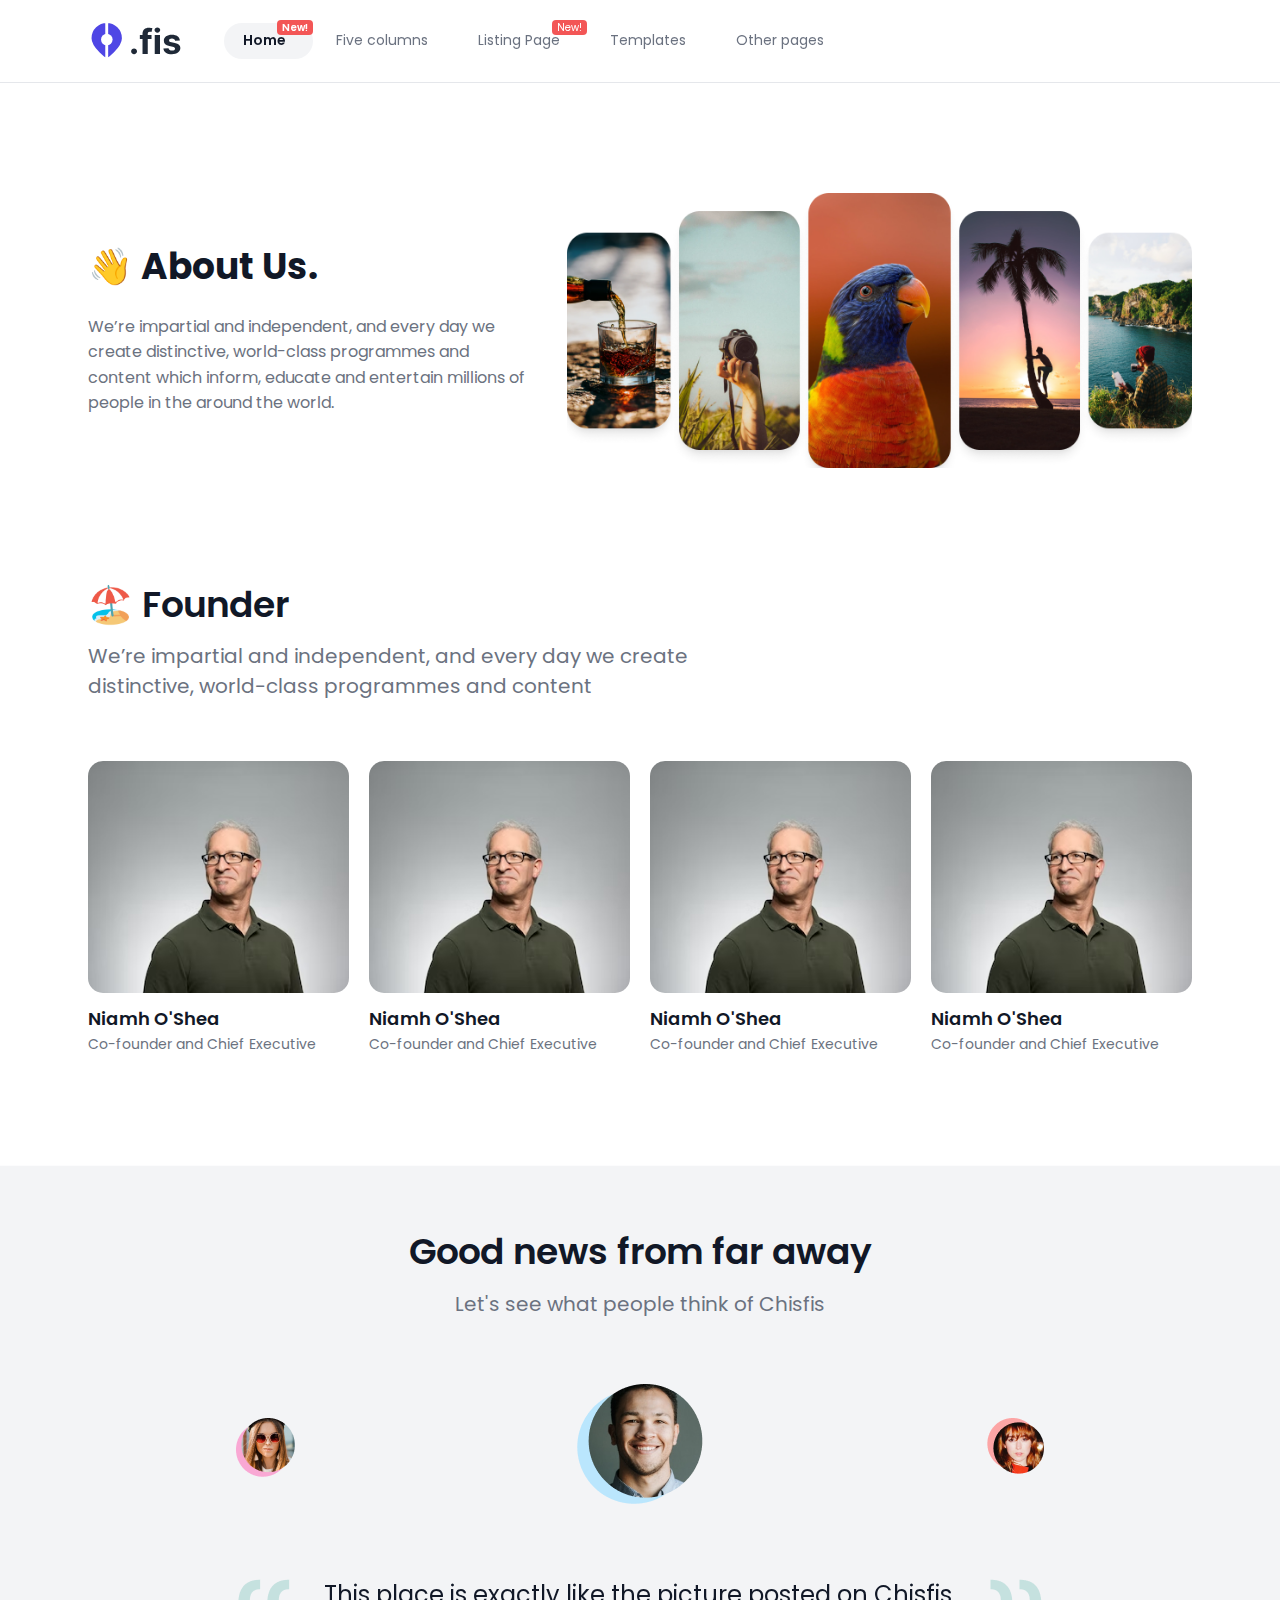
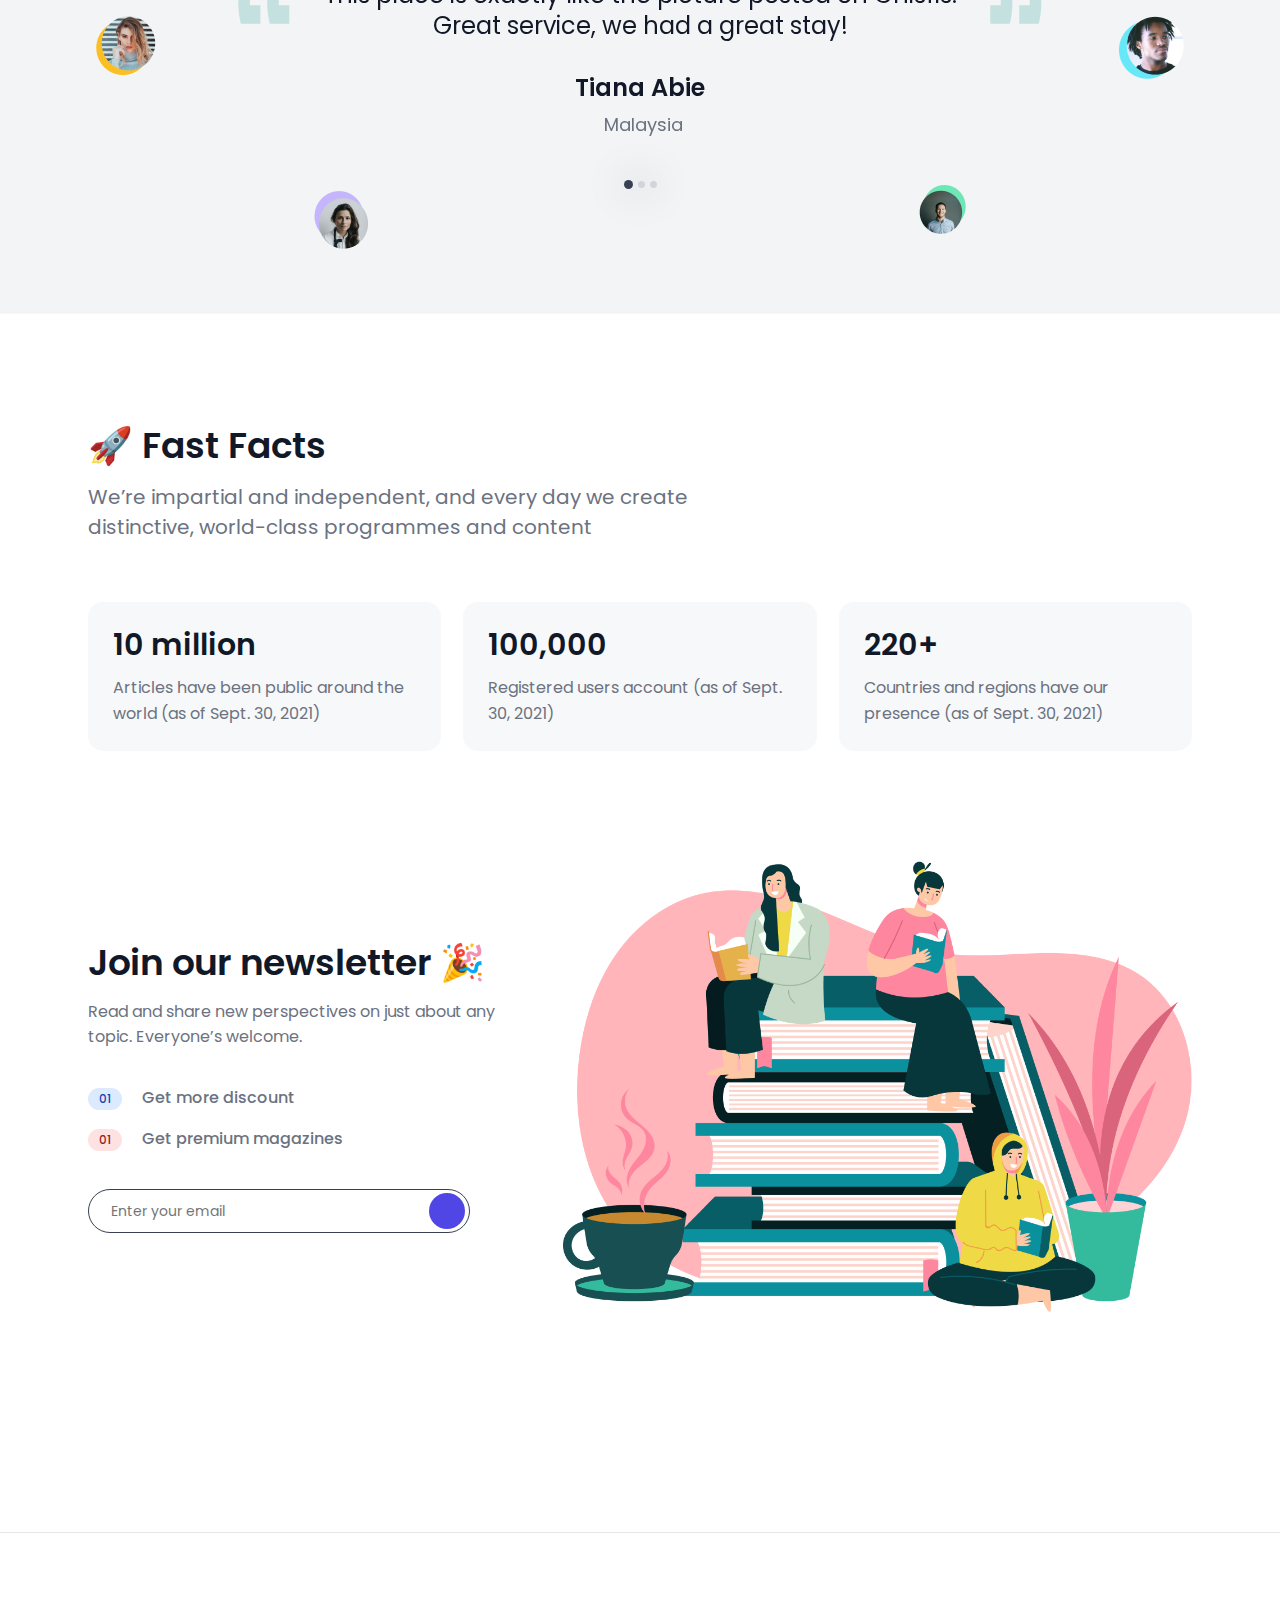
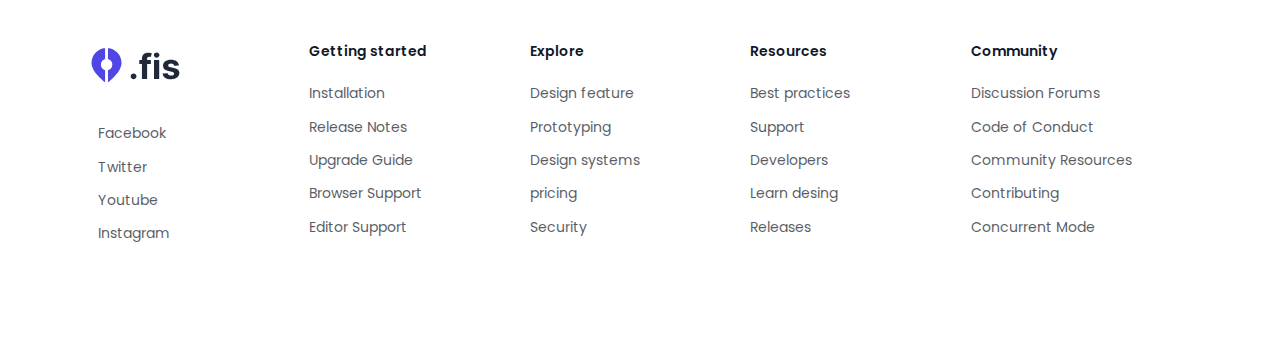
<file: about.html>
<!DOCTYPE html>
<html lang="en">
  <head>
    <meta charset="utf-8" />
    <title>Chisfix || Booking</title>
    <meta
      name="viewport"
      content="width=device-width, initial-scale=1, shrink-to-fit=no"
    />
    <meta name="description" content="Site description will be here" />
    <link rel="stylesheet" type="text/css" href="css/bootstrap.min.css" />
    <link rel="stylesheet" type="text/css" href="css/owl.carousel.min.css" />
    <link
      href="https://kit-pro.fontawesome.com/releases/v5.15.2/css/pro.min.css"
      rel="stylesheet"
    />
    <link rel="stylesheet" href="css/nice-select.css" />
    <link rel="stylesheet" href="css/jquery-ui.1.10.4.css" />
    <link rel="stylesheet" href="css/default-edit.css" />
    <link rel="stylesheet" type="text/css" href="style.css" />
    <link rel="stylesheet" type="text/css" href="css/responsive.css" />
    <!--End ALL STYLESHEET -->
  </head>

  <body>
    <!-- preloader -->
    <div id="preloader"></div>
    <!-- preloader-end -->
    <!-- main-wrap -->
    <div class="main-wrap">
      <!-- offcanvas-start -->
      <div class="offcanvas-menu">
        <div class="offmenu" id="menuParent">
          <a href="#" class="offcanvas-close"><i class="fal fa-times"></i></a>
          <div class="offcanvas__header">
            <a href="index.html" class="off-logo">
              <svg
                width="95px"
                class="w-full hidden dark:block"
                viewBox="0 0 65 32"
                fill="none"
                xmlns="http://www.w3.org/2000/svg"
              >
                <path
                  d="M24.4444 14.0325C24.4444 21.4807 12.9444 29.3945 12.9444 29.3945C12.9444 29.3945 1.44444 21.4807 1.44444 14.0325C1.44444 7.51522 6.84722 2.39453 12.9444 2.39453C19.0417 2.39453 24.4444 7.51522 24.4444 14.0325Z"
                  fill="#4F46E5"
                ></path>
                <path
                  d="M12.9444 29.3945C12.9444 29.3945 24.4444 21.4807 24.4444 14.0325C24.4444 7.51522 19.0417 2.39453 12.9444 2.39453C6.84722 2.39453 1.44444 7.51522 1.44444 14.0325C1.44444 21.4807 12.9444 29.3945 12.9444 29.3945ZM12.9444 29.3945V2.6807"
                  stroke="white"
                  stroke-width="2"
                  stroke-linecap="round"
                  stroke-linejoin="round"
                ></path>
                <circle cx="13" cy="15" r="4" fill="white"></circle>
                <path
                  d="M31.8601 25.2216C32.951 25.2216 33.897 24.3097 33.9055 23.1761C33.897 22.0597 32.951 21.1477 31.8601 21.1477C30.7351 21.1477 29.8061 22.0597 29.8146 23.1761C29.8061 24.3097 30.7351 25.2216 31.8601 25.2216ZM43.9261 11.9091H41.3267V11.0312C41.3267 10.1449 41.6847 9.625 42.75 9.625C43.1847 9.625 43.6278 9.71875 43.9176 9.8125L44.5568 7.08523C44.1051 6.94886 43.108 6.72727 41.9915 6.72727C39.5284 6.72727 37.696 8.11648 37.696 10.9631V11.9091H35.8466V14.6364H37.696V25H41.3267V14.6364H43.9261V11.9091ZM46.1442 25H49.7749V11.9091H46.1442V25ZM47.968 10.2216C49.0504 10.2216 49.9368 9.39489 49.9368 8.38068C49.9368 7.375 49.0504 6.54829 47.968 6.54829C46.8942 6.54829 46.0078 7.375 46.0078 8.38068C46.0078 9.39489 46.8942 10.2216 47.968 10.2216ZM63.5753 15.642C63.2514 13.2301 61.3082 11.7386 58.0014 11.7386C54.652 11.7386 52.4446 13.2898 52.4531 15.8125C52.4446 17.7727 53.6804 19.0426 56.2372 19.554L58.5043 20.0057C59.6463 20.2358 60.1662 20.6534 60.1832 21.3097C60.1662 22.0852 59.3224 22.6392 58.0526 22.6392C56.7571 22.6392 55.8963 22.0852 55.6747 21.0199L52.1037 21.2074C52.4446 23.7131 54.5753 25.2557 58.044 25.2557C61.4361 25.2557 63.8651 23.5256 63.8736 20.9432C63.8651 19.0511 62.6293 17.9176 60.0895 17.3977L57.7202 16.9205C56.5014 16.6562 56.0497 16.2386 56.0582 15.608C56.0497 14.8239 56.9361 14.3125 58.0611 14.3125C59.3224 14.3125 60.0724 15.0028 60.2514 15.8466L63.5753 15.642Z"
                  fill="white"
                ></path>
              </svg>
            </a>
            <h4>
              Discover the most outstanding articles on all topics of life.
              Write your stories and share them
            </h4>

            <ul class="sc-menu">
              <li>
                <a href="#"><i class="fab fa-facebook-square"></i></a>
              </li>
              <li>
                <a href="#"><i class="fab fa-twitter"></i></a>
              </li>
              <li>
                <a href="#"><i class="fab fa-youtube"></i></a>
              </li>
              <li>
                <a href="#"><i class="fab fa-instagram"></i></a>
              </li>
            </ul>
          </div>
          <div class="offcanvas__body">
            <div class="mobile-menu">
              <ul>
                <li>
                  <a data-bs-toggle="collapse" data-bs-target="#mbm-1" href="#">
                    <span class="txt">Home</span>
                    <i class="far fa-chevron-down chevron"></i>
                  </a>
                  <ul class="collapse" id="mbm-1">
                    <li><a href="#">Online Booking</a></li>
                    <li><a href="#">Real Estate</a></li>
                    <li><a href="#">Home - 3</a></li>
                  </ul>
                </li>
                <li>
                  <a data-bs-toggle="collapse" data-bs-target="#mbm-1" href="#">
                    <span class="txt">FIVE COLUMNS</span>
                  </a>
                </li>
                <li>
                  <a data-bs-toggle="collapse" data-bs-target="#mbm-3" href="#">
                    <span class="txt">LISTING PAGE</span>
                    <i class="far fa-chevron-down chevron"></i>
                  </a>
                  <ul class="collapse" id="mbm-3">
                    <li>
                      <a
                        data-bs-toggle="collapse"
                        data-bs-target="#mbm-3-1"
                        href="#"
                        ><span class="txt">Stay Listing</span
                        ><i class="far fa-chevron-down chevron"></i
                      ></a>
                      <ul class="collapse" id="mbm-3-1">
                        <li><a href="#">Stay page</a></li>
                        <li><a href="#">Stay page (map)</a></li>
                        <li><a href="#">Stay Detail</a></li>
                      </ul>
                    </li>
                    <li>
                      <a
                        data-bs-toggle="collapse"
                        data-bs-target="#mbm-3-2"
                        href="#"
                        ><span class="txt">Experiences listing</span
                        ><i class="far fa-chevron-down chevron"></i
                      ></a>
                      <ul class="collapse" id="mbm-3-2">
                        <li><a href="#">Stay page</a></li>
                        <li><a href="#">Stay page (map)</a></li>
                        <li><a href="#">Stay Detail</a></li>
                      </ul>
                    </li>
                    <li>
                      <a
                        data-bs-toggle="collapse"
                        data-bs-target="#mbm-3-3"
                        href="#"
                        ><span class="txt">Cars listing</span
                        ><i class="far fa-chevron-down chevron"></i
                      ></a>
                      <ul class="collapse" id="mbm-3-3">
                        <li><a href="#">Stay page</a></li>
                        <li><a href="#">Stay page (map)</a></li>
                        <li><a href="#">Stay Detail</a></li>
                      </ul>
                    </li>
                    <li>
                      <a
                        data-bs-toggle="collapse"
                        data-bs-target="#mbm-3-4"
                        href="#"
                        ><span class="txt">Real Estate Listings</span
                        ><i class="far fa-chevron-down chevron"></i
                      ></a>
                      <ul class="collapse" id="mbm-3-4">
                        <li><a href="#">Stay page</a></li>
                        <li><a href="#">Stay page (map)</a></li>
                        <li><a href="#">Stay Detail</a></li>
                      </ul>
                    </li>
                    <li>
                      <a href="#"
                        ><span class="txt">Stay Listing</span>Flights Listing</a
                      >
                    </li>
                  </ul>
                </li>
                <li>
                  <a data-bs-toggle="collapse" data-bs-target="#mbm-4" href="#">
                    <span class="txt">TEMPLATES</span>
                    <i class="far fa-chevron-down chevron"></i>
                  </a>
                  <ul class="collapse" id="mbm-4">
                    <li>
                      <a
                        data-bs-toggle="collapse"
                        data-bs-target="#mbm-4-1"
                        href="#"
                        ><span class="txt">Add Listings</span
                        ><i class="far fa-chevron-down chevron"></i
                      ></a>
                      <ul class="collapse" id="mbm-4-1">
                        <li>
                          <a href="#">
                            <span class="txt">Add Listing 1</span>
                          </a>
                        </li>
                        <li>
                          <a href="#">
                            <span class="txt">Add Listing 2</span>
                          </a>
                        </li>
                        <li>
                          <a href="#">
                            <span class="txt">Add Listing 3</span>
                          </a>
                        </li>
                        <li>
                          <a href="#">
                            <span class="txt">Add Listing 4</span>
                          </a>
                        </li>
                        <li>
                          <a href="#">
                            <span class="txt">Add Listing 5</span>
                          </a>
                        </li>
                        <li>
                          <a href="#">
                            <span class="txt">Add Listing 6</span>
                          </a>
                        </li>
                        <li>
                          <a href="#">
                            <span class="txt">Add Listing 7</span>
                          </a>
                        </li>
                        <li>
                          <a href="#">
                            <span class="txt">Add Listing 8</span>
                          </a>
                        </li>
                        <li>
                          <a href="#">
                            <span class="txt">Add Listing 9</span>
                          </a>
                        </li>
                        <li>
                          <a href="#">
                            <span class="txt">Add Listing 10</span>
                          </a>
                        </li>
                      </ul>
                    </li>
                    <li><a href="#">Checkout</a></li>
                    <li><a href="#">Pay done</a></li>
                    <li><a href="#">Another Page</a></li>
                    <li><a href="#">Account Page</a></li>
                  </ul>
                </li>
                <li>
                  <a data-bs-toggle="collapse" data-bs-target="#mbm-5" href="#">
                    <span class="txt">OTHER PAGES</span>
                    <i class="far fa-chevron-down chevron"></i>
                  </a>
                  <ul class="collapse" id="mbm-5">
                    <li>
                      <a href="#">
                        <span class="txt">Blog Page</span>
                      </a>
                    </li>
                    <li>
                      <a href="#">
                        <span class="txt">Blog Single</span>
                      </a>
                    </li>
                    <li>
                      <a href="#">
                        <span class="txt">About</span>
                      </a>
                    </li>
                    <li>
                      <a href="#">
                        <span class="txt">Contact us</span>
                      </a>
                    </li>
                    <li>
                      <a href="#">
                        <span class="txt">Login</span>
                      </a>
                    </li>
                    <li>
                      <a href="#">
                        <span class="txt">Signup</span>
                      </a>
                    </li>
                    <li>
                      <a href="#">
                        <span class="txt">Subscription</span>
                      </a>
                    </li>
                  </ul>
                </li>
              </ul>
            </div>
          </div>
        </div>
      </div>
      <div class="offcanvas-overlay"></div>
      <!-- offcanvas-start-end -->

      <!-- search-canvas -->
      <div class="search-canvas">
        <div class="search-canvas__inner">
          <a href="#" class="search-canvas-close">
            <i class="fal fa-times"></i>
          </a>
          <div class="search-canvas-title">
            <ul class="t-tab-nv nav">
              <li><a class="active" href="#">Buy</a></li>
              <li><a href="#">Rent</a></li>
              <li><a href="#">Sold</a></li>
            </ul>
          </div>
          <div class="search-canvas__tab-content tab-content">
            <!-- tab-pane -->
            <div class="search-canvas__tab-pane tab-pane show active">
              <div class="s-canvas-content">
                <div class="s-canvas__item">
                  <div class="s-canvas__item__main">
                    <h3>Where to find?</h3>
                    <div class="sci-search-box">
                      <input
                        type="text"
                        class="input"
                        placeholder="Search destinations"
                      />
                      <i class="far fa-search search-icon"></i>
                    </div>
                    <h4 class="t-h4">Popular destinations</h4>
                    <ul class="hsd-n-menu">
                      <li>
                        <a href="#">
                          <div class="icon">
                            <i class="far fa-map-marker-alt"></i>
                          </div>
                          <span class="txt">Hamptons, Suffolk County, NY</span>
                        </a>
                      </li>
                      <li>
                        <a href="#">
                          <div class="icon">
                            <i class="far fa-map-marker-alt"></i>
                          </div>
                          <span class="txt">Hamptons, Suffolk County, NY</span>
                        </a>
                      </li>
                      <li>
                        <a href="#">
                          <div class="icon">
                            <i class="far fa-map-marker-alt"></i>
                          </div>
                          <span class="txt">Hamptons, Suffolk County, NY</span>
                        </a>
                      </li>
                      <li>
                        <a href="#">
                          <div class="icon">
                            <i class="far fa-map-marker-alt"></i>
                          </div>
                          <span class="txt">Hamptons, Suffolk County, NY</span>
                        </a>
                      </li>
                    </ul>
                  </div>
                </div>
                <div class="s-canvas__item">
                  <div class="s-canvas__item__main">
                    <h3 class="pb-2">Property types</h3>
                    <ul class="sel-ul px-0">
                      <li>
                        <label class="sel-label">
                          <input
                            type="checkbox"
                            class="checkbox checkbox-model"
                          />
                          <div class="sel-label-tc">
                            <h4>Duplex House</h4>
                            <p>Have a place to yourself</p>
                          </div>
                        </label>
                      </li>
                      <li>
                        <label class="sel-label">
                          <input
                            type="checkbox"
                            class="checkbox checkbox-model"
                          />
                          <div class="sel-label-tc">
                            <h4>Ferme House</h4>
                            <p>
                              Have your own room and share some common spaces
                            </p>
                          </div>
                        </label>
                      </li>
                      <li>
                        <label class="sel-label">
                          <input
                            type="checkbox"
                            class="checkbox checkbox-model"
                          />
                          <div class="sel-label-tc">
                            <h4>Chalet House</h4>
                            <p>
                              Have a private or shared room in a boutique hotel,
                              hostel, and more
                            </p>
                          </div>
                        </label>
                      </li>
                      <li>
                        <label class="sel-label">
                          <input
                            type="checkbox"
                            class="checkbox checkbox-model"
                          />
                          <div class="sel-label-tc">
                            <h4>Maison House</h4>
                            <p>Stay in a shared space, like a common room</p>
                          </div>
                        </label>
                      </li>
                    </ul>
                  </div>
                </div>
                <div class="s-canvas__item">
                  <div class="s-canvas__item__main">
                    <h3>Range Price?</h3>
                    <div class="range-content px-0 pt-2">
                      <div class="range-slider" id="slider-range-mobile"></div>
                      <div class="range-slider-values-wrap">
                        <div class="range-slider-value-single">
                          <h4>Min price</h4>
                          <input
                            type="text"
                            class="input"
                            id="min-amount-mobile"
                            readonly
                          />
                        </div>
                        <div class="range-slider-value-single">
                          <h4>Min price</h4>
                          <input
                            type="text"
                            class="input"
                            type="text"
                            id="max-amount-mobile"
                            readonly
                          />
                        </div>
                      </div>
                    </div>
                  </div>
                </div>
                <div class="s-canvas__item">
                  <div class="s-canvas__item__srt">
                    <p>Property</p>
                    <h4>Selected value here</h4>
                  </div>
                </div>
              </div>
            </div>
            <!-- tab-pane-end -->
          </div>
        </div>

        <div class="search-canvas-final">
          <a href="#" class="clear-button text-button">Clear All</a>
          <a
            href="#"
            class="default-button default-button--theme2 default-button--lr"
          >
            <i class="far fa-search"></i>
            <span class="txt">Search</span>
          </a>
        </div>
      </div>
      <!-- search-canvas-end -->

      <!-- header-section -->
      <header class="header-section" id="sticky-header">
        <div class="header-in">
          <div class="container">
            <div class="header-section__inner">
              <div class="header__left">
                <a href="index.html" class="header-logo d-md-block d-none">
                  <img src="images/logo-black.svg" alt="" class="cont__light" />
                  <img src="images/logo.svg" alt="" class="cont__dark" />
                </a>
                <div class="main-menu d-lg-block d-none">
                  <ul>
                    <li>
                      <a class="active" href="#">
                        <span class="bdg">New!</span>
                        <span class="txt">Home</span>
                        <i class="far fa-chevron-down chevron-down"></i>
                      </a>
                      <div class="main-dropdown-menu main-dropdown-menu--lv2">
                        <ul class="dropdown-ul">
                          <li>
                            <a href="#"
                              ><strong class="fw-600">Online Booking</strong></a
                            >
                          </li>
                          <li>
                            <a href="#"
                              ><span class="txt">Real Estate</span
                              ><span class="n-bdg">New!</span></a
                            >
                          </li>
                          <li>
                            <a href="#"
                              ><span class="txt">Home - 3</span
                              ><span class="n-bdg">New!</span></a
                            >
                          </li>
                        </ul>
                      </div>
                    </li>
                    <li class="position-static">
                      <a href="#">
                        <span class="txt">Five columns</span>
                        <i class="far fa-chevron-down chevron-down"></i>
                      </a>
                      <div
                        class="main-dropdown-menu main-dropdown-menu--megamenu main-dropdown-menu--lv2"
                      >
                        <div class="megamenu-ul-wrap">
                          <ul class="dropdown-ul dropdown-ul--in-mg">
                            <li class="meta-li">
                              <div class="image">
                                <img
                                  src="images/megamenu-image-1.jpg"
                                  alt=""
                                  class="img"
                                />
                              </div>
                              <h4>Company</h4>
                            </li>
                            <li>
                              <a href="#">
                                <span class="txt">Katz</span>
                              </a>
                            </li>
                            <li>
                              <a href="#">
                                <span class="txt">Livefish</span>
                              </a>
                            </li>
                            <li>
                              <a href="#">
                                <span class="txt">Digitube</span>
                              </a>
                            </li>
                            <li>
                              <a href="#">
                                <span class="txt">Midel</span>
                              </a>
                            </li>
                            <li>
                              <a href="#">
                                <span class="txt">Rhyloo</span>
                              </a>
                            </li>
                            <li>
                              <a href="#">
                                <span class="txt">Innojam</span>
                              </a>
                            </li>
                          </ul>
                          <ul class="dropdown-ul dropdown-ul--in-mg">
                            <li class="meta-li">
                              <div class="image">
                                <img
                                  src="images/megamenu-image-2.jpg"
                                  alt=""
                                  class="img"
                                />
                              </div>
                              <h4>Company</h4>
                            </li>
                            <li>
                              <a href="#">
                                <span class="txt">Katz</span>
                              </a>
                            </li>
                            <li>
                              <a href="#">
                                <span class="txt">Livefish</span>
                              </a>
                            </li>
                            <li>
                              <a href="#">
                                <span class="txt">Digitube</span>
                              </a>
                            </li>
                            <li>
                              <a href="#">
                                <span class="txt">Midel</span>
                              </a>
                            </li>
                            <li>
                              <a href="#">
                                <span class="txt">Rhyloo</span>
                              </a>
                            </li>
                            <li>
                              <a href="#">
                                <span class="txt">Innojam</span>
                              </a>
                            </li>
                          </ul>
                          <ul class="dropdown-ul dropdown-ul--in-mg">
                            <li class="meta-li">
                              <div class="image">
                                <img
                                  src="images/megamenu-image-3.jpg"
                                  alt=""
                                  class="img"
                                />
                              </div>
                              <h4>Company</h4>
                            </li>
                            <li>
                              <a href="#">
                                <span class="txt">Katz</span>
                              </a>
                            </li>
                            <li>
                              <a href="#">
                                <span class="txt">Livefish</span>
                              </a>
                            </li>
                            <li>
                              <a href="#">
                                <span class="txt">Digitube</span>
                              </a>
                            </li>
                            <li>
                              <a href="#">
                                <span class="txt">Midel</span>
                              </a>
                            </li>
                            <li>
                              <a href="#">
                                <span class="txt">Rhyloo</span>
                              </a>
                            </li>
                            <li>
                              <a href="#">
                                <span class="txt">Innojam</span>
                              </a>
                            </li>
                          </ul>
                          <ul class="dropdown-ul dropdown-ul--in-mg">
                            <li class="meta-li">
                              <div class="image">
                                <img
                                  src="images/megamenu-image-4.jpg"
                                  alt=""
                                  class="img"
                                />
                              </div>
                              <h4>Company</h4>
                            </li>
                            <li>
                              <a href="#">
                                <span class="txt">Katz</span>
                              </a>
                            </li>
                            <li>
                              <a href="#">
                                <span class="txt">Livefish</span>
                              </a>
                            </li>
                            <li>
                              <a href="#">
                                <span class="txt">Digitube</span>
                              </a>
                            </li>
                            <li>
                              <a href="#">
                                <span class="txt">Midel</span>
                              </a>
                            </li>
                            <li>
                              <a href="#">
                                <span class="txt">Rhyloo</span>
                              </a>
                            </li>
                            <li>
                              <a href="#">
                                <span class="txt">Innojam</span>
                              </a>
                            </li>
                          </ul>
                          <ul class="dropdown-ul dropdown-ul--in-mg">
                            <li class="meta-li">
                              <div class="image">
                                <img
                                  src="images/megamenu-image-5.jpg"
                                  alt=""
                                  class="img"
                                />
                              </div>
                              <h4>Company</h4>
                            </li>
                            <li>
                              <a href="#">
                                <span class="txt">Katz</span>
                              </a>
                            </li>
                            <li>
                              <a href="#">
                                <span class="txt">Livefish</span>
                              </a>
                            </li>
                            <li>
                              <a href="#">
                                <span class="txt">Digitube</span>
                              </a>
                            </li>
                            <li>
                              <a href="#">
                                <span class="txt">Midel</span>
                              </a>
                            </li>
                            <li>
                              <a href="#">
                                <span class="txt">Rhyloo</span>
                              </a>
                            </li>
                            <li>
                              <a href="#">
                                <span class="txt">Innojam</span>
                              </a>
                            </li>
                          </ul>
                        </div>
                      </div>
                    </li>
                    <li>
                      <a href="#">
                        <span class="bdg">New!</span>
                        <span class="txt">Listing Page</span>
                        <i class="far fa-chevron-down chevron-down"></i>
                      </a>
                      <div class="main-dropdown-menu main-dropdown-menu--lv2">
                        <ul class="dropdown-ul">
                          <li>
                            <a href="#">
                              <span class="txt">Stay listing</span>
                              <i class="far fa-chevron-down chevron"></i>
                            </a>
                            <div
                              class="main-dropdown-menu main-dropdown-menu--lv3"
                            >
                              <ul class="dropdown-ul">
                                <li>
                                  <a href="#">
                                    <span class="txt">Stay page</span>
                                  </a>
                                </li>
                                <li>
                                  <a href="#">
                                    <span class="txt">Stay page (map)</span>
                                  </a>
                                </li>
                                <li>
                                  <a href="#">
                                    <span class="txt">Stay Detail</span>
                                  </a>
                                </li>
                              </ul>
                            </div>
                          </li>
                          <li>
                            <a href="#">
                              <span class="txt">Experiences listing</span>
                              <i class="far fa-chevron-down chevron"></i>
                            </a>
                            <div
                              class="main-dropdown-menu main-dropdown-menu--lv3"
                            >
                              <ul class="dropdown-ul">
                                <li>
                                  <a href="#">
                                    <span class="txt">Experience page</span>
                                  </a>
                                </li>
                                <li>
                                  <a href="#">
                                    <span class="txt"
                                      >Experience page (map)</span
                                    >
                                  </a>
                                </li>
                                <li>
                                  <a href="#">
                                    <span class="txt">Experience Detail</span>
                                  </a>
                                </li>
                              </ul>
                            </div>
                          </li>
                          <li>
                            <a href="#">
                              <span class="txt">Cars listing</span>
                              <i class="far fa-chevron-down chevron"></i>
                            </a>
                            <div
                              class="main-dropdown-menu main-dropdown-menu--lv3"
                            >
                              <ul class="dropdown-ul">
                                <li>
                                  <a href="#">
                                    <span class="txt">Cars page</span>
                                  </a>
                                </li>
                                <li>
                                  <a href="#">
                                    <span class="txt">Cars page (map)</span>
                                  </a>
                                </li>
                                <li>
                                  <a href="#">
                                    <span class="txt">Cars Detail</span>
                                  </a>
                                </li>
                              </ul>
                            </div>
                          </li>
                          <li>
                            <a href="#">
                              <span class="txt">Real Estate listing</span>
                              <i class="far fa-chevron-down chevron"></i>
                            </a>
                            <div
                              class="main-dropdown-menu main-dropdown-menu--lv3"
                            >
                              <ul class="dropdown-ul">
                                <li>
                                  <a href="#">
                                    <span class="txt">Real Estate Listing</span>
                                  </a>
                                </li>
                                <li>
                                  <a href="#">
                                    <span class="txt">Real Estate map</span>
                                  </a>
                                </li>
                              </ul>
                            </div>
                          </li>
                          <li>
                            <a href="#"
                              ><span class="txt">Flights listing</span
                              ><span class="n-bdg">New!</span></a
                            >
                          </li>
                        </ul>
                      </div>
                    </li>
                    <li>
                      <a href="#">
                        <span class="txt">Templates</span>
                        <i class="far fa-chevron-down chevron-down"></i>
                      </a>
                      <div class="main-dropdown-menu main-dropdown-menu--lv2">
                        <ul class="dropdown-ul">
                          <li>
                            <a href="#">
                              <span class="txt">Add listing</span>
                              <i class="far fa-chevron-down chevron"></i>
                            </a>
                            <div
                              class="main-dropdown-menu main-dropdown-menu--lv3"
                            >
                              <ul class="dropdown-ul">
                                <li>
                                  <a href="#">
                                    <span class="txt">Add Listing 1</span>
                                  </a>
                                </li>
                                <li>
                                  <a href="#">
                                    <span class="txt">Add Listing 2</span>
                                  </a>
                                </li>
                                <li>
                                  <a href="#">
                                    <span class="txt">Add Listing 3</span>
                                  </a>
                                </li>
                                <li>
                                  <a href="#">
                                    <span class="txt">Add Listing 4</span>
                                  </a>
                                </li>
                                <li>
                                  <a href="#">
                                    <span class="txt">Add Listing 5</span>
                                  </a>
                                </li>
                                <li>
                                  <a href="#">
                                    <span class="txt">Add Listing 6</span>
                                  </a>
                                </li>
                                <li>
                                  <a href="#">
                                    <span class="txt">Add Listing 7</span>
                                  </a>
                                </li>
                                <li>
                                  <a href="#">
                                    <span class="txt">Add Listing 8</span>
                                  </a>
                                </li>
                                <li>
                                  <a href="#">
                                    <span class="txt">Add Listing 9</span>
                                  </a>
                                </li>
                                <li>
                                  <a href="#">
                                    <span class="txt">Add Listing 10</span>
                                  </a>
                                </li>
                              </ul>
                            </div>
                          </li>
                          <li>
                            <a href="#">
                              <span class="txt">Checkout</span>
                            </a>
                          </li>
                          <li>
                            <a href="#">
                              <span class="txt">Pay done</span>
                            </a>
                          </li>
                          <li>
                            <a href="#">
                              <span class="txt">Author Page</span>
                            </a>
                          </li>
                          <li>
                            <a href="#">
                              <span class="txt">Account Page</span>
                            </a>
                          </li>
                        </ul>
                      </div>
                    </li>
                    <li>
                      <a href="#">
                        <span class="txt">Other pages</span>
                        <i class="far fa-chevron-down chevron-down"></i>
                      </a>
                      <div class="main-dropdown-menu main-dropdown-menu--lv2">
                        <ul class="dropdown-ul">
                          <li>
                            <a href="#">
                              <span class="txt">Blog Page</span>
                            </a>
                          </li>
                          <li>
                            <a href="#">
                              <span class="txt">Blog Single</span>
                            </a>
                          </li>
                          <li>
                            <a href="#">
                              <span class="txt">About</span>
                            </a>
                          </li>
                          <li>
                            <a href="#">
                              <span class="txt">Contact us</span>
                            </a>
                          </li>
                          <li>
                            <a href="#">
                              <span class="txt">Login</span>
                            </a>
                          </li>
                          <li>
                            <a href="#">
                              <span class="txt">Signup</span>
                            </a>
                          </li>
                          <li>
                            <a href="#">
                              <span class="txt">Subscription</span>
                            </a>
                          </li>
                        </ul>
                      </div>
                    </li>
                  </ul>
                </div>
              </div>

              <a
                href="#"
                class="where-search-button search-canvas-open d-lg-none"
              >
                <div class="icon">
                  <i class="far fa-search"></i>
                </div>
                <div class="tc">
                  <h4>Where to?</h4>
                  <p>Anywhere • Any week • Add guests</p>
                </div>
                <div class="re-item">
                  <svg
                    width="18px"
                    viewBox="0 0 16 16"
                    aria-hidden="true"
                    role="presentation"
                    focusable="false"
                    class="block w-4 h-4"
                    fill="currentColor"
                  >
                    <path
                      d="M5 8c1.306 0 2.418.835 2.83 2H14v2H7.829A3.001 3.001 0 1 1 5 8zm0 2a1 1 0 1 0 0 2 1 1 0 0 0 0-2zm6-8a3 3 0 1 1-2.829 4H2V4h6.17A3.001 3.001 0 0 1 11 2zm0 2a1 1 0 1 0 0 2 1 1 0 0 0 0-2z"
                    ></path>
                  </svg>
                </div>
              </a>

              <div class="header__right d-xxl-flex d-none">
                <div class="hr-search dropdown">
                  <a href="#" class="t-button" data-bs-toggle="dropdown"
                    ><i class="fal fa-search fa-flip-horizontal"></i
                  ></a>
                  <div
                    class="hr-search-dropdown dropdown-menu dropdown-menu-end"
                  >
                    <input
                      type="text"
                      class="input"
                      placeholder="Type and press enter"
                    />
                  </div>
                </div>
                <a href="#" class="default-button">Sing up</a>
              </div>

              <a
                href="#"
                class="offcanvas-open offcanvas-open-header d-xxl-none d-md-block d-none"
                ><i class="far fa-bars"></i
              ></a>
            </div>
          </div>
        </div>
      </header>
      <!--End header-section -->

      <!-- mobile-menu-bar -->
      <div class="mobile-menu-bar d-md-none">
        <ul class="mobile-bar-menu">
          <li>
            <a class="active" href="#">
              <div class="icon">
                <i class="fal fa-search"></i>
              </div>
              <div class="txt">Explore</div>
            </a>
          </li>
          <li>
            <a href="#">
              <div class="icon">
                <i class="fal fa-heart"></i>
              </div>
              <div class="txt">Whishlists</div>
            </a>
          </li>
          <li>
            <a href="#">
              <div class="icon">
                <i class="fal fa-user"></i>
              </div>
              <div class="txt">Log in</div>
            </a>
          </li>
          <li>
            <a class="offcanvas-open" href="#">
              <div class="icon">
                <i class="fal fa-bars"></i>
              </div>
              <div class="txt">Menu</div>
            </a>
          </li>
        </ul>
      </div>
      <!-- mobile-menu-bar-end -->

      <!-- main -->
      <main>
        <!-- about-hero-section -->
        <section class="about-hero-section">
          <div class="container">
            <div class="about-hero-section__inner">
              <div class="about-hero__row">
                <div class="about-hero__content">
                  <h1 class="h1">👋 About Us.</h1>
                  <h4 class="h4 mb-0">
                    We’re impartial and independent, and every day we create
                    distinctive, world-class programmes and content which
                    inform, educate and entertain millions of people in the
                    around the world.
                  </h4>
                </div>
                <div class="about-hero__image">
                  <img src="images/about-us-hero.png" alt="" class="img" />
                </div>
              </div>
            </div>
          </div>
        </section>
        <!-- about-hero-section-end -->

        <!-- founder-section -->
        <section class="founder-section">
          <div class="container">
            <div class="founder-section__inner">
              <div class="founder-section__title sec-title cont-blk">
                <h2 class="h2">🏖️ Founder</h2>
                <h4 class="h4 mb-0">
                  We’re impartial and independent, and every day we create
                  <br class="d-md-block d-none" />
                  distinctive, world-class programmes and content
                </h4>
              </div>

              <div class="founders__wrap">
                <div class="founder-single">
                  <div class="founder-single__image">
                    <img src="images/founder-1.avif" alt="" class="img" />
                  </div>
                  <div class="founder-single__tc">
                    <h4>Niamh O'Shea</h4>
                    <p>Co-founder and Chief Executive</p>
                  </div>
                </div>
                <div class="founder-single">
                  <div class="founder-single__image">
                    <img src="images/founder-1.avif" alt="" class="img" />
                  </div>
                  <div class="founder-single__tc">
                    <h4>Niamh O'Shea</h4>
                    <p>Co-founder and Chief Executive</p>
                  </div>
                </div>
                <div class="founder-single">
                  <div class="founder-single__image">
                    <img src="images/founder-1.avif" alt="" class="img" />
                  </div>
                  <div class="founder-single__tc">
                    <h4>Niamh O'Shea</h4>
                    <p>Co-founder and Chief Executive</p>
                  </div>
                </div>
                <div class="founder-single">
                  <div class="founder-single__image">
                    <img src="images/founder-1.avif" alt="" class="img" />
                  </div>
                  <div class="founder-single__tc">
                    <h4>Niamh O'Shea</h4>
                    <p>Co-founder and Chief Executive</p>
                  </div>
                </div>
              </div>
            </div>
          </div>
        </section>
        <!-- founder-section-end -->

        <!-- testimonial-section -->
        <div class="testimonial-section">
          <div class="container section__black-box">
            <div class="testimonial-section__inner">
              <div class="testimonial-section__title cont-blk cont-blk--center">
                <h2 class="h2">Good news from far away</h2>
                <h4 class="h4 mb-0">Let's see what people think of Chisfis</h4>
              </div>

              <div class="testimonial-slider-part">
                <img
                  src="images/testimoni-img-1.png"
                  class="tsp-img tsp-img-1"
                  alt="img"
                />
                <img
                  src="images/testimoni-img-2.png"
                  class="tsp-img tsp-img-2"
                  alt="img"
                />
                <img
                  src="images/testimoni-img-3.png"
                  class="tsp-img tsp-img-3"
                  alt="img"
                />
                <img
                  src="images/testimoni-img-4.png"
                  class="tsp-img tsp-img-4"
                  alt="img"
                />
                <img
                  src="images/testimoni-img-5.png"
                  class="tsp-img tsp-img-5"
                  alt="img"
                />
                <img
                  src="images/testimoni-img-6.png"
                  class="tsp-img tsp-img-6"
                  alt="img"
                />
                <img
                  src="images/testimoni-img-7.png"
                  class="tsp-img tsp-img-7"
                  alt="img"
                />
                <div class="testimonial-slider__outer">
                  <img
                    src="images/quote-left.png"
                    alt=""
                    class="quote quote-left"
                  />

                  <div
                    class="testimonial-slider testimonial-slider-active owl-carousel slider-dots-1"
                  >
                    <div class="testimonial-slide">
                      <h3>
                        This place is exactly like the picture posted on
                        Chisfis. Great service, we had a great stay!
                      </h3>
                      <div class="testimonial-slide__auth">
                        <h4>Tiana Abie</h4>
                        <div class="loc">
                          <i class="far fa-map-marker-alt"></i>
                          <span class="txt">Malaysia</span>
                        </div>
                      </div>
                    </div>
                    <div class="testimonial-slide">
                      <h3>
                        This place is exactly like the picture posted on
                        Chisfis. Great service, we had a great stay!
                      </h3>
                      <div class="testimonial-slide__auth">
                        <h4>Tiana Abie</h4>
                        <div class="loc">
                          <i class="far fa-map-marker-alt"></i>
                          <span class="txt">Malaysia</span>
                        </div>
                      </div>
                    </div>
                    <div class="testimonial-slide">
                      <h3>
                        This place is exactly like the picture posted on
                        Chisfis. Great service, we had a great stay!
                      </h3>
                      <div class="testimonial-slide__auth">
                        <h4>Tiana Abie</h4>
                        <div class="loc">
                          <i class="far fa-map-marker-alt"></i>
                          <span class="txt">Malaysia</span>
                        </div>
                      </div>
                    </div>
                  </div>
                  <img
                    src="images/quote-right.png"
                    alt=""
                    class="quote quote-right"
                  />
                </div>
              </div>
            </div>
          </div>
        </div>
        <!-- testimonial-section-end -->

        <!-- facts-section -->
        <section class="facts-section pb-0">
          <div class="container">
            <div class="facts-section__inner">
              <div class="facts-section__title sec-title cont-blk">
                <h2 class="h2">🚀 Fast Facts</h2>
                <h4 class="h4 mb-0">
                  We’re impartial and independent, and every day we create
                  <br class="d-md-block d-none" />
                  distinctive, world-class programmes and content
                </h4>
              </div>

              <div class="facts__wrap">
                <div class="fact__single">
                  <h3>10 million</h3>
                  <p>
                    Articles have been public around the world (as of Sept. 30,
                    2021)
                  </p>
                </div>
                <div class="fact__single">
                  <h3>100,000</h3>
                  <p>Registered users account (as of Sept. 30, 2021)</p>
                </div>
                <div class="fact__single">
                  <h3>220+</h3>
                  <p>
                    Countries and regions have our presence (as of Sept. 30,
                    2021)
                  </p>
                </div>
              </div>
            </div>
          </div>
        </section>
        <!-- facts-section-end -->

        <!-- newsletter-section -->
        <section class="newsletter-section">
          <div class="container">
            <div class="newsletter-section__inner">
              <div class="news-letter__row">
                <div class="newsletter__content">
                  <div class="cont-blk">
                    <h2 class="h2">
                      Join our <br class="d-sm-none" />
                      newsletter 🎉
                    </h2>
                    <p>
                      Read and share new perspectives on just about any topic.
                      Everyone’s welcome.
                    </p>
                  </div>

                  <ul class="cheap-ul">
                    <li>
                      <span class="cheap me-3">01</span>
                      <span class="txt">Get more discount</span>
                    </li>
                    <li>
                      <span class="cheap cheap--red me-3">01</span>
                      <span class="txt">Get premium magazines</span>
                    </li>
                  </ul>

                  <div class="newsletter-form">
                    <input
                      type="text"
                      class="input"
                      placeholder="Enter your email"
                    />
                    <button class="submit">
                      <i class="far fa-arrow-right"></i>
                    </button>
                  </div>
                </div>
                <div class="newsletter__side-image">
                  <img
                    src="images/newsletter-side-image.png"
                    alt=""
                    class="img"
                  />
                </div>
              </div>
            </div>
          </div>
        </section>
        <!-- newsletter-section-end -->
      </main>
      <!-- main end -->

      <!-- footer-section -->
      <footer class="footer-section">
        <div class="container">
          <div class="footer-section__inner">
            <div class="footer__about-column">
              <div class="footer-logo">
                <img
                  src="images/logo-black.svg"
                  alt=""
                  class="cont__light img"
                />
                <img src="images/logo.svg" alt="" class="cont__dark img" />
              </div>
              <ul class="footer-menu footer-s-menu">
                <li>
                  <a href="#">
                    <div class="icon">
                      <i class="fab fa-facebook-square"></i>
                    </div>
                    <span class="txt">Facebook</span>
                  </a>
                </li>
                <li>
                  <a href="#">
                    <div class="icon"><i class="fab fa-twitter"></i></div>
                    <span class="txt">Twitter</span>
                  </a>
                </li>
                <li>
                  <a href="#">
                    <div class="icon"><i class="fab fa-youtube"></i></div>
                    <span class="txt">Youtube</span>
                  </a>
                </li>
                <li>
                  <a href="#">
                    <div class="icon"><i class="fab fa-instagram"></i></div>
                    <span class="txt">Instagram</span>
                  </a>
                </li>
              </ul>
            </div>

            <div class="footer-menu-column">
              <h4>Getting started</h4>
              <ul class="footer-menu">
                <li><a href="#">Installation</a></li>
                <li><a href="#">Release Notes</a></li>
                <li><a href="#">Upgrade Guide</a></li>
                <li><a href="#">Browser Support</a></li>
                <li><a href="#">Editor Support</a></li>
              </ul>
            </div>

            <div class="footer-menu-column">
              <h4>Explore</h4>
              <ul class="footer-menu">
                <li><a href="#">Design feature</a></li>
                <li><a href="#">Prototyping</a></li>
                <li><a href="#">Design systems</a></li>
                <li><a href="#">pricing</a></li>
                <li><a href="#">Security</a></li>
              </ul>
            </div>

            <div class="footer-menu-column">
              <h4>Resources</h4>
              <ul class="footer-menu">
                <li><a href="#">Best practices</a></li>
                <li><a href="#">Support</a></li>
                <li><a href="#">Developers</a></li>
                <li><a href="#">Learn desing</a></li>
                <li><a href="#">Releases</a></li>
              </ul>
            </div>

            <div class="footer-menu-column">
              <h4>Community</h4>
              <ul class="footer-menu">
                <li><a href="#">Discussion Forums</a></li>
                <li><a href="#">Code of Conduct</a></li>
                <li><a href="#">Community Resources</a></li>
                <li><a href="#">Contributing</a></li>
                <li><a href="#">Concurrent Mode</a></li>
              </ul>
            </div>
          </div>
        </div>
      </footer>
      <!--End footer-section -->
    </div>
    <!-- main-wrap -->

    <!-- js -->
    <script src="js/jquery-3.6.0.min.js"></script>
    <script src="js/jquery-ui.1.10.4.js"></script>
    <script src="js/jquery.ui.touch-punch.min.js"></script>
    <script src="js/bootstrap.bundle.min.js"></script>
    <script src="js/jquery.scrollUp.min.js"></script>
    <script src="js/jquery.nice-select.min.js"></script>
    <script src="js/owl.carousel.min.js"></script>
    <script src="js/jquery.magnific-popup.min.js"></script>
    <script src="js/main.js"></script>
    <!-- End All Js -->
  </body>
</html>
</file>
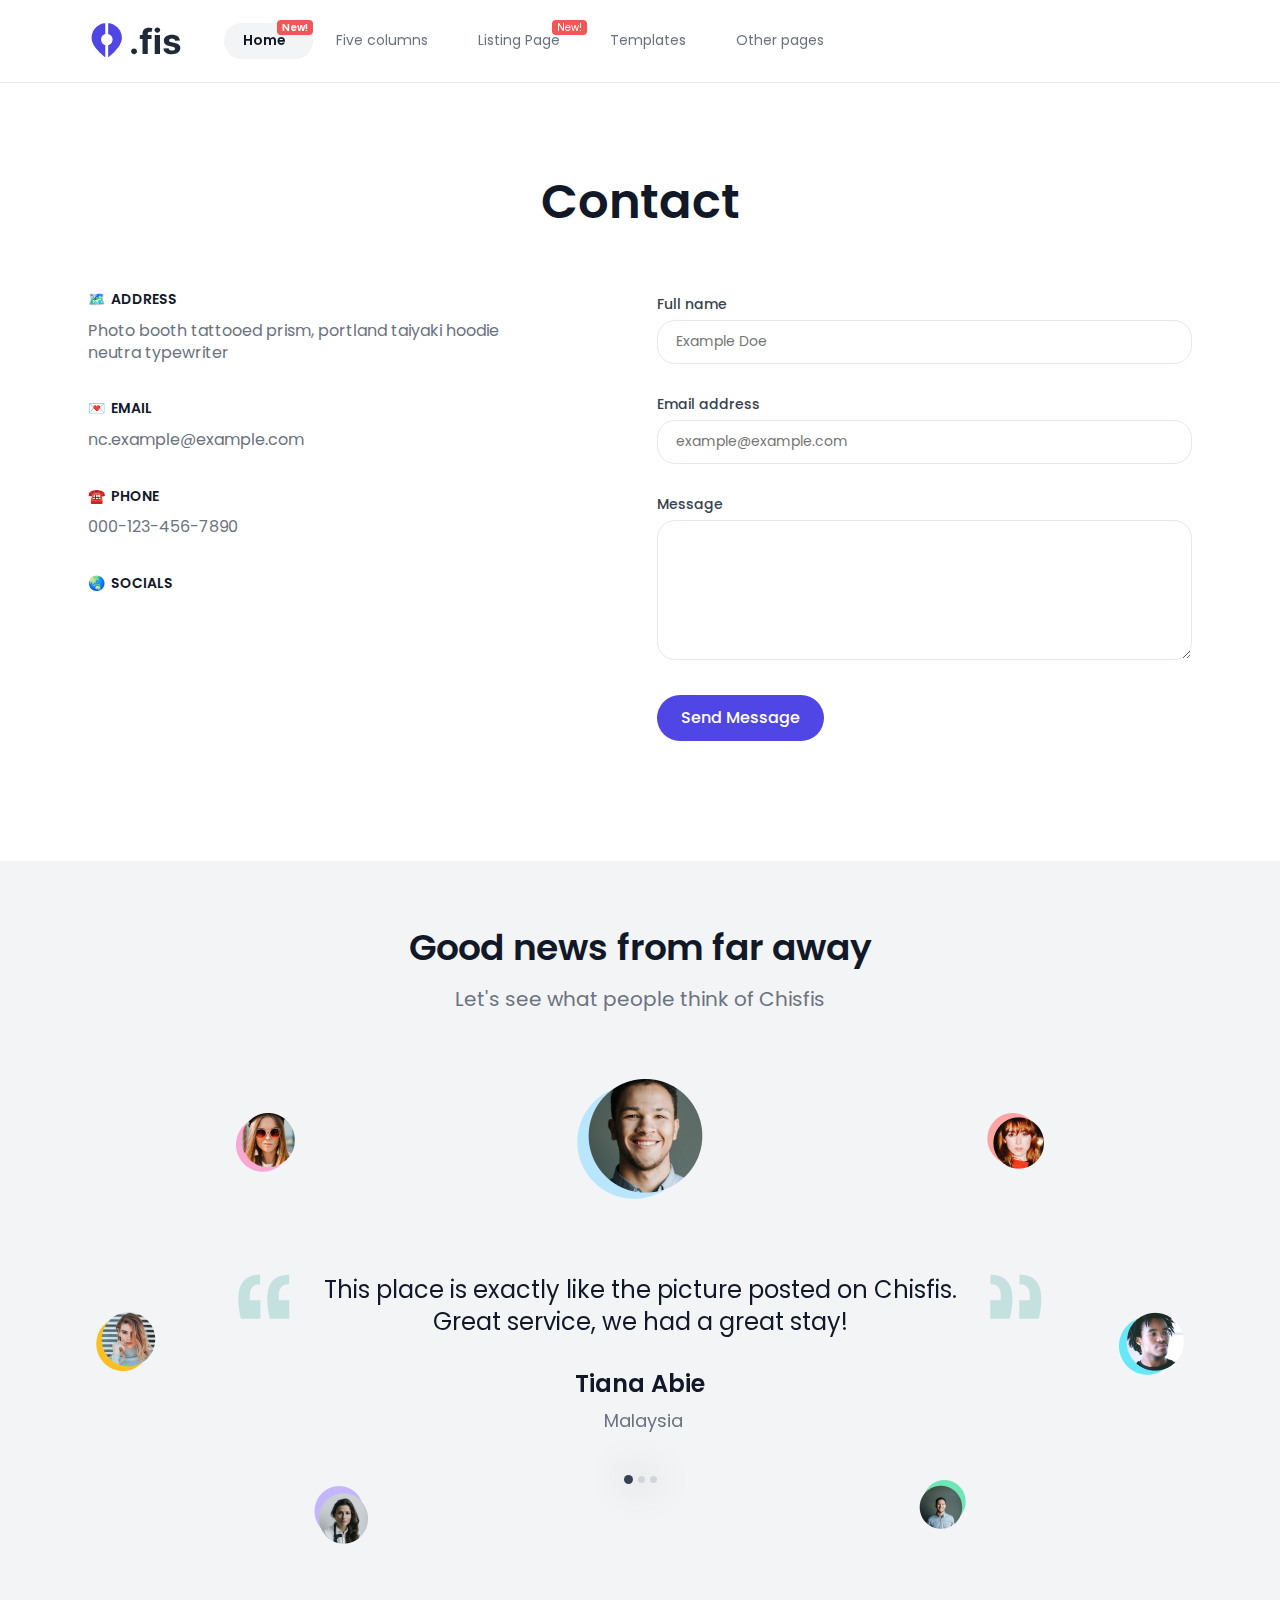
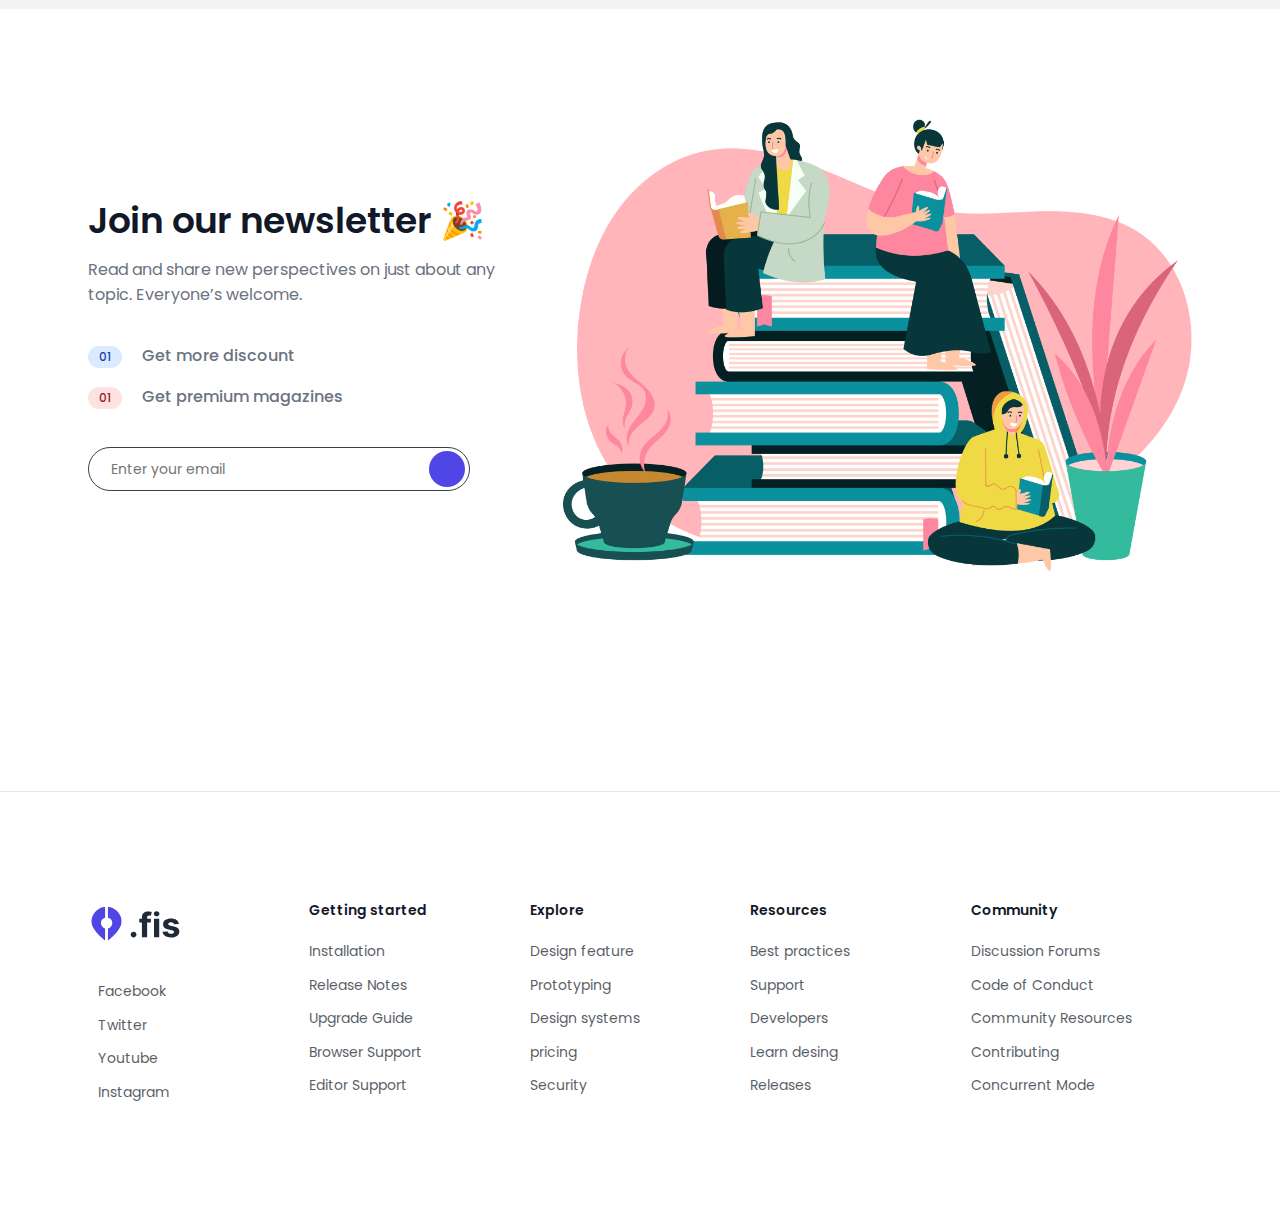
<file: contact.html>
<!DOCTYPE html>
<html lang="en">
  <head>
    <meta charset="utf-8" />
    <title>Chisfix || Booking</title>
    <meta
      name="viewport"
      content="width=device-width, initial-scale=1, shrink-to-fit=no"
    />
    <meta name="description" content="Site description will be here" />
    <link rel="stylesheet" type="text/css" href="css/bootstrap.min.css" />
    <link rel="stylesheet" type="text/css" href="css/owl.carousel.min.css" />
    <link
      href="https://kit-pro.fontawesome.com/releases/v5.15.2/css/pro.min.css"
      rel="stylesheet"
    />
    <link rel="stylesheet" href="css/nice-select.css" />
    <link rel="stylesheet" href="css/jquery-ui.1.10.4.css" />
    <link rel="stylesheet" href="css/default-edit.css" />
    <link rel="stylesheet" type="text/css" href="style.css" />
    <link rel="stylesheet" type="text/css" href="css/responsive.css" />
    <!--End ALL STYLESHEET -->
  </head>

  <body>
    <!-- preloader -->
    <div id="preloader"></div>
    <!-- preloader-end -->
    <!-- main-wrap -->
    <div class="main-wrap">
      <!-- offcanvas-start -->
      <div class="offcanvas-menu">
        <div class="offmenu" id="menuParent">
          <a href="#" class="offcanvas-close"><i class="fal fa-times"></i></a>
          <div class="offcanvas__header">
            <a href="index.html" class="off-logo">
              <svg
                width="95px"
                class="w-full hidden dark:block"
                viewBox="0 0 65 32"
                fill="none"
                xmlns="http://www.w3.org/2000/svg"
              >
                <path
                  d="M24.4444 14.0325C24.4444 21.4807 12.9444 29.3945 12.9444 29.3945C12.9444 29.3945 1.44444 21.4807 1.44444 14.0325C1.44444 7.51522 6.84722 2.39453 12.9444 2.39453C19.0417 2.39453 24.4444 7.51522 24.4444 14.0325Z"
                  fill="#4F46E5"
                ></path>
                <path
                  d="M12.9444 29.3945C12.9444 29.3945 24.4444 21.4807 24.4444 14.0325C24.4444 7.51522 19.0417 2.39453 12.9444 2.39453C6.84722 2.39453 1.44444 7.51522 1.44444 14.0325C1.44444 21.4807 12.9444 29.3945 12.9444 29.3945ZM12.9444 29.3945V2.6807"
                  stroke="white"
                  stroke-width="2"
                  stroke-linecap="round"
                  stroke-linejoin="round"
                ></path>
                <circle cx="13" cy="15" r="4" fill="white"></circle>
                <path
                  d="M31.8601 25.2216C32.951 25.2216 33.897 24.3097 33.9055 23.1761C33.897 22.0597 32.951 21.1477 31.8601 21.1477C30.7351 21.1477 29.8061 22.0597 29.8146 23.1761C29.8061 24.3097 30.7351 25.2216 31.8601 25.2216ZM43.9261 11.9091H41.3267V11.0312C41.3267 10.1449 41.6847 9.625 42.75 9.625C43.1847 9.625 43.6278 9.71875 43.9176 9.8125L44.5568 7.08523C44.1051 6.94886 43.108 6.72727 41.9915 6.72727C39.5284 6.72727 37.696 8.11648 37.696 10.9631V11.9091H35.8466V14.6364H37.696V25H41.3267V14.6364H43.9261V11.9091ZM46.1442 25H49.7749V11.9091H46.1442V25ZM47.968 10.2216C49.0504 10.2216 49.9368 9.39489 49.9368 8.38068C49.9368 7.375 49.0504 6.54829 47.968 6.54829C46.8942 6.54829 46.0078 7.375 46.0078 8.38068C46.0078 9.39489 46.8942 10.2216 47.968 10.2216ZM63.5753 15.642C63.2514 13.2301 61.3082 11.7386 58.0014 11.7386C54.652 11.7386 52.4446 13.2898 52.4531 15.8125C52.4446 17.7727 53.6804 19.0426 56.2372 19.554L58.5043 20.0057C59.6463 20.2358 60.1662 20.6534 60.1832 21.3097C60.1662 22.0852 59.3224 22.6392 58.0526 22.6392C56.7571 22.6392 55.8963 22.0852 55.6747 21.0199L52.1037 21.2074C52.4446 23.7131 54.5753 25.2557 58.044 25.2557C61.4361 25.2557 63.8651 23.5256 63.8736 20.9432C63.8651 19.0511 62.6293 17.9176 60.0895 17.3977L57.7202 16.9205C56.5014 16.6562 56.0497 16.2386 56.0582 15.608C56.0497 14.8239 56.9361 14.3125 58.0611 14.3125C59.3224 14.3125 60.0724 15.0028 60.2514 15.8466L63.5753 15.642Z"
                  fill="white"
                ></path>
              </svg>
            </a>
            <h4>
              Discover the most outstanding articles on all topics of life.
              Write your stories and share them
            </h4>

            <ul class="sc-menu">
              <li>
                <a href="#"><i class="fab fa-facebook-square"></i></a>
              </li>
              <li>
                <a href="#"><i class="fab fa-twitter"></i></a>
              </li>
              <li>
                <a href="#"><i class="fab fa-youtube"></i></a>
              </li>
              <li>
                <a href="#"><i class="fab fa-instagram"></i></a>
              </li>
            </ul>
          </div>
          <div class="offcanvas__body">
            <div class="mobile-menu">
              <ul>
                <li>
                  <a data-bs-toggle="collapse" data-bs-target="#mbm-1" href="#">
                    <span class="txt">Home</span>
                    <i class="far fa-chevron-down chevron"></i>
                  </a>
                  <ul class="collapse" id="mbm-1">
                    <li><a href="#">Online Booking</a></li>
                    <li><a href="#">Real Estate</a></li>
                    <li><a href="#">Home - 3</a></li>
                  </ul>
                </li>
                <li>
                  <a data-bs-toggle="collapse" data-bs-target="#mbm-1" href="#">
                    <span class="txt">FIVE COLUMNS</span>
                  </a>
                </li>
                <li>
                  <a data-bs-toggle="collapse" data-bs-target="#mbm-3" href="#">
                    <span class="txt">LISTING PAGE</span>
                    <i class="far fa-chevron-down chevron"></i>
                  </a>
                  <ul class="collapse" id="mbm-3">
                    <li>
                      <a
                        data-bs-toggle="collapse"
                        data-bs-target="#mbm-3-1"
                        href="#"
                        ><span class="txt">Stay Listing</span
                        ><i class="far fa-chevron-down chevron"></i
                      ></a>
                      <ul class="collapse" id="mbm-3-1">
                        <li><a href="#">Stay page</a></li>
                        <li><a href="#">Stay page (map)</a></li>
                        <li><a href="#">Stay Detail</a></li>
                      </ul>
                    </li>
                    <li>
                      <a
                        data-bs-toggle="collapse"
                        data-bs-target="#mbm-3-2"
                        href="#"
                        ><span class="txt">Experiences listing</span
                        ><i class="far fa-chevron-down chevron"></i
                      ></a>
                      <ul class="collapse" id="mbm-3-2">
                        <li><a href="#">Stay page</a></li>
                        <li><a href="#">Stay page (map)</a></li>
                        <li><a href="#">Stay Detail</a></li>
                      </ul>
                    </li>
                    <li>
                      <a
                        data-bs-toggle="collapse"
                        data-bs-target="#mbm-3-3"
                        href="#"
                        ><span class="txt">Cars listing</span
                        ><i class="far fa-chevron-down chevron"></i
                      ></a>
                      <ul class="collapse" id="mbm-3-3">
                        <li><a href="#">Stay page</a></li>
                        <li><a href="#">Stay page (map)</a></li>
                        <li><a href="#">Stay Detail</a></li>
                      </ul>
                    </li>
                    <li>
                      <a
                        data-bs-toggle="collapse"
                        data-bs-target="#mbm-3-4"
                        href="#"
                        ><span class="txt">Real Estate Listings</span
                        ><i class="far fa-chevron-down chevron"></i
                      ></a>
                      <ul class="collapse" id="mbm-3-4">
                        <li><a href="#">Stay page</a></li>
                        <li><a href="#">Stay page (map)</a></li>
                        <li><a href="#">Stay Detail</a></li>
                      </ul>
                    </li>
                    <li>
                      <a href="#"
                        ><span class="txt">Stay Listing</span>Flights Listing</a
                      >
                    </li>
                  </ul>
                </li>
                <li>
                  <a data-bs-toggle="collapse" data-bs-target="#mbm-4" href="#">
                    <span class="txt">TEMPLATES</span>
                    <i class="far fa-chevron-down chevron"></i>
                  </a>
                  <ul class="collapse" id="mbm-4">
                    <li>
                      <a
                        data-bs-toggle="collapse"
                        data-bs-target="#mbm-4-1"
                        href="#"
                        ><span class="txt">Add Listings</span
                        ><i class="far fa-chevron-down chevron"></i
                      ></a>
                      <ul class="collapse" id="mbm-4-1">
                        <li>
                          <a href="#">
                            <span class="txt">Add Listing 1</span>
                          </a>
                        </li>
                        <li>
                          <a href="#">
                            <span class="txt">Add Listing 2</span>
                          </a>
                        </li>
                        <li>
                          <a href="#">
                            <span class="txt">Add Listing 3</span>
                          </a>
                        </li>
                        <li>
                          <a href="#">
                            <span class="txt">Add Listing 4</span>
                          </a>
                        </li>
                        <li>
                          <a href="#">
                            <span class="txt">Add Listing 5</span>
                          </a>
                        </li>
                        <li>
                          <a href="#">
                            <span class="txt">Add Listing 6</span>
                          </a>
                        </li>
                        <li>
                          <a href="#">
                            <span class="txt">Add Listing 7</span>
                          </a>
                        </li>
                        <li>
                          <a href="#">
                            <span class="txt">Add Listing 8</span>
                          </a>
                        </li>
                        <li>
                          <a href="#">
                            <span class="txt">Add Listing 9</span>
                          </a>
                        </li>
                        <li>
                          <a href="#">
                            <span class="txt">Add Listing 10</span>
                          </a>
                        </li>
                      </ul>
                    </li>
                    <li><a href="#">Checkout</a></li>
                    <li><a href="#">Pay done</a></li>
                    <li><a href="#">Another Page</a></li>
                    <li><a href="#">Account Page</a></li>
                  </ul>
                </li>
                <li>
                  <a data-bs-toggle="collapse" data-bs-target="#mbm-5" href="#">
                    <span class="txt">OTHER PAGES</span>
                    <i class="far fa-chevron-down chevron"></i>
                  </a>
                  <ul class="collapse" id="mbm-5">
                    <li>
                      <a href="#">
                        <span class="txt">Blog Page</span>
                      </a>
                    </li>
                    <li>
                      <a href="#">
                        <span class="txt">Blog Single</span>
                      </a>
                    </li>
                    <li>
                      <a href="#">
                        <span class="txt">About</span>
                      </a>
                    </li>
                    <li>
                      <a href="#">
                        <span class="txt">Contact us</span>
                      </a>
                    </li>
                    <li>
                      <a href="#">
                        <span class="txt">Login</span>
                      </a>
                    </li>
                    <li>
                      <a href="#">
                        <span class="txt">Signup</span>
                      </a>
                    </li>
                    <li>
                      <a href="#">
                        <span class="txt">Subscription</span>
                      </a>
                    </li>
                  </ul>
                </li>
              </ul>
            </div>
          </div>
        </div>
      </div>
      <div class="offcanvas-overlay"></div>
      <!-- offcanvas-start-end -->

      <!-- search-canvas -->
      <div class="search-canvas">
        <div class="search-canvas__inner">
          <a href="#" class="search-canvas-close">
            <i class="fal fa-times"></i>
          </a>
          <div class="search-canvas-title">
            <ul class="t-tab-nv nav">
              <li><a class="active" href="#">Buy</a></li>
              <li><a href="#">Rent</a></li>
              <li><a href="#">Sold</a></li>
            </ul>
          </div>
          <div class="search-canvas__tab-content tab-content">
            <!-- tab-pane -->
            <div class="search-canvas__tab-pane tab-pane show active">
              <div class="s-canvas-content">
                <div class="s-canvas__item">
                  <div class="s-canvas__item__main">
                    <h3>Where to find?</h3>
                    <div class="sci-search-box">
                      <input
                        type="text"
                        class="input"
                        placeholder="Search destinations"
                      />
                      <i class="far fa-search search-icon"></i>
                    </div>
                    <h4 class="t-h4">Popular destinations</h4>
                    <ul class="hsd-n-menu">
                      <li>
                        <a href="#">
                          <div class="icon">
                            <i class="far fa-map-marker-alt"></i>
                          </div>
                          <span class="txt">Hamptons, Suffolk County, NY</span>
                        </a>
                      </li>
                      <li>
                        <a href="#">
                          <div class="icon">
                            <i class="far fa-map-marker-alt"></i>
                          </div>
                          <span class="txt">Hamptons, Suffolk County, NY</span>
                        </a>
                      </li>
                      <li>
                        <a href="#">
                          <div class="icon">
                            <i class="far fa-map-marker-alt"></i>
                          </div>
                          <span class="txt">Hamptons, Suffolk County, NY</span>
                        </a>
                      </li>
                      <li>
                        <a href="#">
                          <div class="icon">
                            <i class="far fa-map-marker-alt"></i>
                          </div>
                          <span class="txt">Hamptons, Suffolk County, NY</span>
                        </a>
                      </li>
                    </ul>
                  </div>
                </div>
                <div class="s-canvas__item">
                  <div class="s-canvas__item__main">
                    <h3 class="pb-2">Property types</h3>
                    <ul class="sel-ul px-0">
                      <li>
                        <label class="sel-label">
                          <input
                            type="checkbox"
                            class="checkbox checkbox-model"
                          />
                          <div class="sel-label-tc">
                            <h4>Duplex House</h4>
                            <p>Have a place to yourself</p>
                          </div>
                        </label>
                      </li>
                      <li>
                        <label class="sel-label">
                          <input
                            type="checkbox"
                            class="checkbox checkbox-model"
                          />
                          <div class="sel-label-tc">
                            <h4>Ferme House</h4>
                            <p>
                              Have your own room and share some common spaces
                            </p>
                          </div>
                        </label>
                      </li>
                      <li>
                        <label class="sel-label">
                          <input
                            type="checkbox"
                            class="checkbox checkbox-model"
                          />
                          <div class="sel-label-tc">
                            <h4>Chalet House</h4>
                            <p>
                              Have a private or shared room in a boutique hotel,
                              hostel, and more
                            </p>
                          </div>
                        </label>
                      </li>
                      <li>
                        <label class="sel-label">
                          <input
                            type="checkbox"
                            class="checkbox checkbox-model"
                          />
                          <div class="sel-label-tc">
                            <h4>Maison House</h4>
                            <p>Stay in a shared space, like a common room</p>
                          </div>
                        </label>
                      </li>
                    </ul>
                  </div>
                </div>
                <div class="s-canvas__item">
                  <div class="s-canvas__item__main">
                    <h3>Range Price?</h3>
                    <div class="range-content px-0 pt-2">
                      <div class="range-slider" id="slider-range-mobile"></div>
                      <div class="range-slider-values-wrap">
                        <div class="range-slider-value-single">
                          <h4>Min price</h4>
                          <input
                            type="text"
                            class="input"
                            id="min-amount-mobile"
                            readonly
                          />
                        </div>
                        <div class="range-slider-value-single">
                          <h4>Min price</h4>
                          <input
                            type="text"
                            class="input"
                            type="text"
                            id="max-amount-mobile"
                            readonly
                          />
                        </div>
                      </div>
                    </div>
                  </div>
                </div>
                <div class="s-canvas__item">
                  <div class="s-canvas__item__srt">
                    <p>Property</p>
                    <h4>Selected value here</h4>
                  </div>
                </div>
              </div>
            </div>
            <!-- tab-pane-end -->
          </div>
        </div>

        <div class="search-canvas-final">
          <a href="#" class="clear-button text-button">Clear All</a>
          <a
            href="#"
            class="default-button default-button--theme2 default-button--lr"
          >
            <i class="far fa-search"></i>
            <span class="txt">Search</span>
          </a>
        </div>
      </div>
      <!-- search-canvas-end -->

      <!-- header-section -->
      <header class="header-section" id="sticky-header">
        <div class="header-in">
          <div class="container">
            <div class="header-section__inner">
              <div class="header__left">
                <a href="index.html" class="header-logo d-md-block d-none">
                  <img src="images/logo-black.svg" alt="" class="cont__light" />
                  <img src="images/logo.svg" alt="" class="cont__dark" />
                </a>
                <div class="main-menu d-lg-block d-none">
                  <ul>
                    <li>
                      <a class="active" href="#">
                        <span class="bdg">New!</span>
                        <span class="txt">Home</span>
                        <i class="far fa-chevron-down chevron-down"></i>
                      </a>
                      <div class="main-dropdown-menu main-dropdown-menu--lv2">
                        <ul class="dropdown-ul">
                          <li>
                            <a href="#"
                              ><strong class="fw-600">Online Booking</strong></a
                            >
                          </li>
                          <li>
                            <a href="#"
                              ><span class="txt">Real Estate</span
                              ><span class="n-bdg">New!</span></a
                            >
                          </li>
                          <li>
                            <a href="#"
                              ><span class="txt">Home - 3</span
                              ><span class="n-bdg">New!</span></a
                            >
                          </li>
                        </ul>
                      </div>
                    </li>
                    <li class="position-static">
                      <a href="#">
                        <span class="txt">Five columns</span>
                        <i class="far fa-chevron-down chevron-down"></i>
                      </a>
                      <div
                        class="main-dropdown-menu main-dropdown-menu--megamenu main-dropdown-menu--lv2"
                      >
                        <div class="megamenu-ul-wrap">
                          <ul class="dropdown-ul dropdown-ul--in-mg">
                            <li class="meta-li">
                              <div class="image">
                                <img
                                  src="images/megamenu-image-1.jpg"
                                  alt=""
                                  class="img"
                                />
                              </div>
                              <h4>Company</h4>
                            </li>
                            <li>
                              <a href="#">
                                <span class="txt">Katz</span>
                              </a>
                            </li>
                            <li>
                              <a href="#">
                                <span class="txt">Livefish</span>
                              </a>
                            </li>
                            <li>
                              <a href="#">
                                <span class="txt">Digitube</span>
                              </a>
                            </li>
                            <li>
                              <a href="#">
                                <span class="txt">Midel</span>
                              </a>
                            </li>
                            <li>
                              <a href="#">
                                <span class="txt">Rhyloo</span>
                              </a>
                            </li>
                            <li>
                              <a href="#">
                                <span class="txt">Innojam</span>
                              </a>
                            </li>
                          </ul>
                          <ul class="dropdown-ul dropdown-ul--in-mg">
                            <li class="meta-li">
                              <div class="image">
                                <img
                                  src="images/megamenu-image-2.jpg"
                                  alt=""
                                  class="img"
                                />
                              </div>
                              <h4>Company</h4>
                            </li>
                            <li>
                              <a href="#">
                                <span class="txt">Katz</span>
                              </a>
                            </li>
                            <li>
                              <a href="#">
                                <span class="txt">Livefish</span>
                              </a>
                            </li>
                            <li>
                              <a href="#">
                                <span class="txt">Digitube</span>
                              </a>
                            </li>
                            <li>
                              <a href="#">
                                <span class="txt">Midel</span>
                              </a>
                            </li>
                            <li>
                              <a href="#">
                                <span class="txt">Rhyloo</span>
                              </a>
                            </li>
                            <li>
                              <a href="#">
                                <span class="txt">Innojam</span>
                              </a>
                            </li>
                          </ul>
                          <ul class="dropdown-ul dropdown-ul--in-mg">
                            <li class="meta-li">
                              <div class="image">
                                <img
                                  src="images/megamenu-image-3.jpg"
                                  alt=""
                                  class="img"
                                />
                              </div>
                              <h4>Company</h4>
                            </li>
                            <li>
                              <a href="#">
                                <span class="txt">Katz</span>
                              </a>
                            </li>
                            <li>
                              <a href="#">
                                <span class="txt">Livefish</span>
                              </a>
                            </li>
                            <li>
                              <a href="#">
                                <span class="txt">Digitube</span>
                              </a>
                            </li>
                            <li>
                              <a href="#">
                                <span class="txt">Midel</span>
                              </a>
                            </li>
                            <li>
                              <a href="#">
                                <span class="txt">Rhyloo</span>
                              </a>
                            </li>
                            <li>
                              <a href="#">
                                <span class="txt">Innojam</span>
                              </a>
                            </li>
                          </ul>
                          <ul class="dropdown-ul dropdown-ul--in-mg">
                            <li class="meta-li">
                              <div class="image">
                                <img
                                  src="images/megamenu-image-4.jpg"
                                  alt=""
                                  class="img"
                                />
                              </div>
                              <h4>Company</h4>
                            </li>
                            <li>
                              <a href="#">
                                <span class="txt">Katz</span>
                              </a>
                            </li>
                            <li>
                              <a href="#">
                                <span class="txt">Livefish</span>
                              </a>
                            </li>
                            <li>
                              <a href="#">
                                <span class="txt">Digitube</span>
                              </a>
                            </li>
                            <li>
                              <a href="#">
                                <span class="txt">Midel</span>
                              </a>
                            </li>
                            <li>
                              <a href="#">
                                <span class="txt">Rhyloo</span>
                              </a>
                            </li>
                            <li>
                              <a href="#">
                                <span class="txt">Innojam</span>
                              </a>
                            </li>
                          </ul>
                          <ul class="dropdown-ul dropdown-ul--in-mg">
                            <li class="meta-li">
                              <div class="image">
                                <img
                                  src="images/megamenu-image-5.jpg"
                                  alt=""
                                  class="img"
                                />
                              </div>
                              <h4>Company</h4>
                            </li>
                            <li>
                              <a href="#">
                                <span class="txt">Katz</span>
                              </a>
                            </li>
                            <li>
                              <a href="#">
                                <span class="txt">Livefish</span>
                              </a>
                            </li>
                            <li>
                              <a href="#">
                                <span class="txt">Digitube</span>
                              </a>
                            </li>
                            <li>
                              <a href="#">
                                <span class="txt">Midel</span>
                              </a>
                            </li>
                            <li>
                              <a href="#">
                                <span class="txt">Rhyloo</span>
                              </a>
                            </li>
                            <li>
                              <a href="#">
                                <span class="txt">Innojam</span>
                              </a>
                            </li>
                          </ul>
                        </div>
                      </div>
                    </li>
                    <li>
                      <a href="#">
                        <span class="bdg">New!</span>
                        <span class="txt">Listing Page</span>
                        <i class="far fa-chevron-down chevron-down"></i>
                      </a>
                      <div class="main-dropdown-menu main-dropdown-menu--lv2">
                        <ul class="dropdown-ul">
                          <li>
                            <a href="#">
                              <span class="txt">Stay listing</span>
                              <i class="far fa-chevron-down chevron"></i>
                            </a>
                            <div
                              class="main-dropdown-menu main-dropdown-menu--lv3"
                            >
                              <ul class="dropdown-ul">
                                <li>
                                  <a href="#">
                                    <span class="txt">Stay page</span>
                                  </a>
                                </li>
                                <li>
                                  <a href="#">
                                    <span class="txt">Stay page (map)</span>
                                  </a>
                                </li>
                                <li>
                                  <a href="#">
                                    <span class="txt">Stay Detail</span>
                                  </a>
                                </li>
                              </ul>
                            </div>
                          </li>
                          <li>
                            <a href="#">
                              <span class="txt">Experiences listing</span>
                              <i class="far fa-chevron-down chevron"></i>
                            </a>
                            <div
                              class="main-dropdown-menu main-dropdown-menu--lv3"
                            >
                              <ul class="dropdown-ul">
                                <li>
                                  <a href="#">
                                    <span class="txt">Experience page</span>
                                  </a>
                                </li>
                                <li>
                                  <a href="#">
                                    <span class="txt"
                                      >Experience page (map)</span
                                    >
                                  </a>
                                </li>
                                <li>
                                  <a href="#">
                                    <span class="txt">Experience Detail</span>
                                  </a>
                                </li>
                              </ul>
                            </div>
                          </li>
                          <li>
                            <a href="#">
                              <span class="txt">Cars listing</span>
                              <i class="far fa-chevron-down chevron"></i>
                            </a>
                            <div
                              class="main-dropdown-menu main-dropdown-menu--lv3"
                            >
                              <ul class="dropdown-ul">
                                <li>
                                  <a href="#">
                                    <span class="txt">Cars page</span>
                                  </a>
                                </li>
                                <li>
                                  <a href="#">
                                    <span class="txt">Cars page (map)</span>
                                  </a>
                                </li>
                                <li>
                                  <a href="#">
                                    <span class="txt">Cars Detail</span>
                                  </a>
                                </li>
                              </ul>
                            </div>
                          </li>
                          <li>
                            <a href="#">
                              <span class="txt">Real Estate listing</span>
                              <i class="far fa-chevron-down chevron"></i>
                            </a>
                            <div
                              class="main-dropdown-menu main-dropdown-menu--lv3"
                            >
                              <ul class="dropdown-ul">
                                <li>
                                  <a href="#">
                                    <span class="txt">Real Estate Listing</span>
                                  </a>
                                </li>
                                <li>
                                  <a href="#">
                                    <span class="txt">Real Estate map</span>
                                  </a>
                                </li>
                              </ul>
                            </div>
                          </li>
                          <li>
                            <a href="#"
                              ><span class="txt">Flights listing</span
                              ><span class="n-bdg">New!</span></a
                            >
                          </li>
                        </ul>
                      </div>
                    </li>
                    <li>
                      <a href="#">
                        <span class="txt">Templates</span>
                        <i class="far fa-chevron-down chevron-down"></i>
                      </a>
                      <div class="main-dropdown-menu main-dropdown-menu--lv2">
                        <ul class="dropdown-ul">
                          <li>
                            <a href="#">
                              <span class="txt">Add listing</span>
                              <i class="far fa-chevron-down chevron"></i>
                            </a>
                            <div
                              class="main-dropdown-menu main-dropdown-menu--lv3"
                            >
                              <ul class="dropdown-ul">
                                <li>
                                  <a href="#">
                                    <span class="txt">Add Listing 1</span>
                                  </a>
                                </li>
                                <li>
                                  <a href="#">
                                    <span class="txt">Add Listing 2</span>
                                  </a>
                                </li>
                                <li>
                                  <a href="#">
                                    <span class="txt">Add Listing 3</span>
                                  </a>
                                </li>
                                <li>
                                  <a href="#">
                                    <span class="txt">Add Listing 4</span>
                                  </a>
                                </li>
                                <li>
                                  <a href="#">
                                    <span class="txt">Add Listing 5</span>
                                  </a>
                                </li>
                                <li>
                                  <a href="#">
                                    <span class="txt">Add Listing 6</span>
                                  </a>
                                </li>
                                <li>
                                  <a href="#">
                                    <span class="txt">Add Listing 7</span>
                                  </a>
                                </li>
                                <li>
                                  <a href="#">
                                    <span class="txt">Add Listing 8</span>
                                  </a>
                                </li>
                                <li>
                                  <a href="#">
                                    <span class="txt">Add Listing 9</span>
                                  </a>
                                </li>
                                <li>
                                  <a href="#">
                                    <span class="txt">Add Listing 10</span>
                                  </a>
                                </li>
                              </ul>
                            </div>
                          </li>
                          <li>
                            <a href="#">
                              <span class="txt">Checkout</span>
                            </a>
                          </li>
                          <li>
                            <a href="#">
                              <span class="txt">Pay done</span>
                            </a>
                          </li>
                          <li>
                            <a href="#">
                              <span class="txt">Author Page</span>
                            </a>
                          </li>
                          <li>
                            <a href="#">
                              <span class="txt">Account Page</span>
                            </a>
                          </li>
                        </ul>
                      </div>
                    </li>
                    <li>
                      <a href="#">
                        <span class="txt">Other pages</span>
                        <i class="far fa-chevron-down chevron-down"></i>
                      </a>
                      <div class="main-dropdown-menu main-dropdown-menu--lv2">
                        <ul class="dropdown-ul">
                          <li>
                            <a href="#">
                              <span class="txt">Blog Page</span>
                            </a>
                          </li>
                          <li>
                            <a href="#">
                              <span class="txt">Blog Single</span>
                            </a>
                          </li>
                          <li>
                            <a href="#">
                              <span class="txt">About</span>
                            </a>
                          </li>
                          <li>
                            <a href="#">
                              <span class="txt">Contact us</span>
                            </a>
                          </li>
                          <li>
                            <a href="#">
                              <span class="txt">Login</span>
                            </a>
                          </li>
                          <li>
                            <a href="#">
                              <span class="txt">Signup</span>
                            </a>
                          </li>
                          <li>
                            <a href="#">
                              <span class="txt">Subscription</span>
                            </a>
                          </li>
                        </ul>
                      </div>
                    </li>
                  </ul>
                </div>
              </div>

              <a
                href="#"
                class="where-search-button search-canvas-open d-lg-none"
              >
                <div class="icon">
                  <i class="far fa-search"></i>
                </div>
                <div class="tc">
                  <h4>Where to?</h4>
                  <p>Anywhere • Any week • Add guests</p>
                </div>
                <div class="re-item">
                  <svg
                    width="18px"
                    viewBox="0 0 16 16"
                    aria-hidden="true"
                    role="presentation"
                    focusable="false"
                    class="block w-4 h-4"
                    fill="currentColor"
                  >
                    <path
                      d="M5 8c1.306 0 2.418.835 2.83 2H14v2H7.829A3.001 3.001 0 1 1 5 8zm0 2a1 1 0 1 0 0 2 1 1 0 0 0 0-2zm6-8a3 3 0 1 1-2.829 4H2V4h6.17A3.001 3.001 0 0 1 11 2zm0 2a1 1 0 1 0 0 2 1 1 0 0 0 0-2z"
                    ></path>
                  </svg>
                </div>
              </a>

              <div class="header__right d-xxl-flex d-none">
                <div class="hr-search dropdown">
                  <a href="#" class="t-button" data-bs-toggle="dropdown"
                    ><i class="fal fa-search fa-flip-horizontal"></i
                  ></a>
                  <div
                    class="hr-search-dropdown dropdown-menu dropdown-menu-end"
                  >
                    <input
                      type="text"
                      class="input"
                      placeholder="Type and press enter"
                    />
                  </div>
                </div>
                <a href="#" class="default-button">Sing up</a>
              </div>

              <a
                href="#"
                class="offcanvas-open offcanvas-open-header d-xxl-none d-md-block d-none"
                ><i class="far fa-bars"></i
              ></a>
            </div>
          </div>
        </div>
      </header>
      <!--End header-section -->

      <!-- mobile-menu-bar -->
      <div class="mobile-menu-bar d-md-none">
        <ul class="mobile-bar-menu">
          <li>
            <a class="active" href="#">
              <div class="icon">
                <i class="fal fa-search"></i>
              </div>
              <div class="txt">Explore</div>
            </a>
          </li>
          <li>
            <a href="#">
              <div class="icon">
                <i class="fal fa-heart"></i>
              </div>
              <div class="txt">Whishlists</div>
            </a>
          </li>
          <li>
            <a href="#">
              <div class="icon">
                <i class="fal fa-user"></i>
              </div>
              <div class="txt">Log in</div>
            </a>
          </li>
          <li>
            <a class="offcanvas-open" href="#">
              <div class="icon">
                <i class="fal fa-bars"></i>
              </div>
              <div class="txt">Menu</div>
            </a>
          </li>
        </ul>
      </div>
      <!-- mobile-menu-bar-end -->

      <!-- main -->
      <main>
        <!-- contact-section -->
        <section class="contact-section">
          <div class="container">
            <div class="contact-section__inner">
              <div
                class="contact-section__title sec-title cont-blk cont-blk--center"
              >
                <h2 class="h2 mb-0">Contact</h2>
              </div>

              <div class="contact__row">
                <div class="contact__left">
                  <div class="contact__address">
                    <div class="contact-address__single">
                      <h4>🗺️&nbsp; ADDRESS</h4>
                      <p>
                        Photo booth tattooed prism, portland taiyaki hoodie
                        neutra typewriter
                      </p>
                    </div>
                    <div class="contact-address__single">
                      <h4>💌&nbsp; EMAIL</h4>
                      <p>nc.example@example.com</p>
                    </div>
                    <div class="contact-address__single">
                      <h4>☎️&nbsp; PHONE</h4>
                      <p>000-123-456-7890</p>
                    </div>
                    <div class="contact-address__single">
                      <h4>🌏&nbsp; SOCIALS</h4>
                      <ul class="st-menu">
                        <li>
                          <a href="#"><i class="fab fa-facebook-square"></i></a>
                        </li>
                        <li>
                          <a href="#"><i class="fab fa-twitter"></i></a>
                        </li>
                        <li>
                          <a href="#"><i class="fab fa-youtube"></i></a>
                        </li>
                        <li>
                          <a href="#"><i class="fab fa-instagram"></i></a>
                        </li>
                      </ul>
                    </div>
                  </div>
                </div>

                <div class="contact__right">
                  <div class="contact-form">
                    <form action="#">
                      <div class="contact-form__main row">
                        <div class="col-12">
                          <div class="single-input-x">
                            <label class="label-x">Full name</label>
                            <div class="input-x-outer">
                              <input
                                type="text"
                                class="input-x"
                                placeholder="Example Doe"
                              />
                            </div>
                          </div>
                        </div>
                        <div class="col-12">
                          <div class="single-input-x">
                            <label class="label-x">Email address</label>
                            <div class="input-x-outer">
                              <input
                                type="text"
                                class="input-x"
                                placeholder="example@example.com"
                              />
                            </div>
                          </div>
                        </div>
                        <div class="col-12">
                          <div class="single-input-x">
                            <label class="label-x">Message</label>
                            <div class="input-x-outer">
                              <textarea
                                class="input-x big"
                                placeholder=""
                              ></textarea>
                            </div>
                          </div>
                        </div>
                        <div class="col-12">
                          <button class="default-button">Send Message</button>
                        </div>
                      </div>
                    </form>
                  </div>
                </div>
              </div>
            </div>
          </div>
        </section>
        <!-- contact-section-end -->

        <!-- testimonial-section -->
        <div class="testimonial-section">
          <div class="container section__black-box">
            <div class="testimonial-section__inner">
              <div class="testimonial-section__title cont-blk cont-blk--center">
                <h2 class="h2">Good news from far away</h2>
                <h4 class="h4 mb-0">Let's see what people think of Chisfis</h4>
              </div>

              <div class="testimonial-slider-part">
                <img
                  src="images/testimoni-img-1.png"
                  class="tsp-img tsp-img-1"
                  alt="img"
                />
                <img
                  src="images/testimoni-img-2.png"
                  class="tsp-img tsp-img-2"
                  alt="img"
                />
                <img
                  src="images/testimoni-img-3.png"
                  class="tsp-img tsp-img-3"
                  alt="img"
                />
                <img
                  src="images/testimoni-img-4.png"
                  class="tsp-img tsp-img-4"
                  alt="img"
                />
                <img
                  src="images/testimoni-img-5.png"
                  class="tsp-img tsp-img-5"
                  alt="img"
                />
                <img
                  src="images/testimoni-img-6.png"
                  class="tsp-img tsp-img-6"
                  alt="img"
                />
                <img
                  src="images/testimoni-img-7.png"
                  class="tsp-img tsp-img-7"
                  alt="img"
                />
                <div class="testimonial-slider__outer">
                  <img
                    src="images/quote-left.png"
                    alt=""
                    class="quote quote-left"
                  />

                  <div
                    class="testimonial-slider testimonial-slider-active owl-carousel slider-dots-1"
                  >
                    <div class="testimonial-slide">
                      <h3>
                        This place is exactly like the picture posted on
                        Chisfis. Great service, we had a great stay!
                      </h3>
                      <div class="testimonial-slide__auth">
                        <h4>Tiana Abie</h4>
                        <div class="loc">
                          <i class="far fa-map-marker-alt"></i>
                          <span class="txt">Malaysia</span>
                        </div>
                      </div>
                    </div>
                    <div class="testimonial-slide">
                      <h3>
                        This place is exactly like the picture posted on
                        Chisfis. Great service, we had a great stay!
                      </h3>
                      <div class="testimonial-slide__auth">
                        <h4>Tiana Abie</h4>
                        <div class="loc">
                          <i class="far fa-map-marker-alt"></i>
                          <span class="txt">Malaysia</span>
                        </div>
                      </div>
                    </div>
                    <div class="testimonial-slide">
                      <h3>
                        This place is exactly like the picture posted on
                        Chisfis. Great service, we had a great stay!
                      </h3>
                      <div class="testimonial-slide__auth">
                        <h4>Tiana Abie</h4>
                        <div class="loc">
                          <i class="far fa-map-marker-alt"></i>
                          <span class="txt">Malaysia</span>
                        </div>
                      </div>
                    </div>
                  </div>
                  <img
                    src="images/quote-right.png"
                    alt=""
                    class="quote quote-right"
                  />
                </div>
              </div>
            </div>
          </div>
        </div>
        <!-- testimonial-section-end -->

        <!-- newsletter-section -->
        <section class="newsletter-section">
          <div class="container">
            <div class="newsletter-section__inner">
              <div class="news-letter__row">
                <div class="newsletter__content">
                  <div class="cont-blk">
                    <h2 class="h2">
                      Join our <br class="d-sm-none" />
                      newsletter 🎉
                    </h2>
                    <p>
                      Read and share new perspectives on just about any topic.
                      Everyone’s welcome.
                    </p>
                  </div>

                  <ul class="cheap-ul">
                    <li>
                      <span class="cheap me-3">01</span>
                      <span class="txt">Get more discount</span>
                    </li>
                    <li>
                      <span class="cheap cheap--red me-3">01</span>
                      <span class="txt">Get premium magazines</span>
                    </li>
                  </ul>

                  <div class="newsletter-form">
                    <input
                      type="text"
                      class="input"
                      placeholder="Enter your email"
                    />
                    <button class="submit">
                      <i class="far fa-arrow-right"></i>
                    </button>
                  </div>
                </div>
                <div class="newsletter__side-image">
                  <img
                    src="images/newsletter-side-image.png"
                    alt=""
                    class="img"
                  />
                </div>
              </div>
            </div>
          </div>
        </section>
        <!-- newsletter-section-end -->
      </main>
      <!-- main end -->

      <!-- footer-section -->
      <footer class="footer-section">
        <div class="container">
          <div class="footer-section__inner">
            <div class="footer__about-column">
              <div class="footer-logo">
                <img
                  src="images/logo-black.svg"
                  alt=""
                  class="cont__light img"
                />
                <img src="images/logo.svg" alt="" class="cont__dark img" />
              </div>
              <ul class="footer-menu footer-s-menu">
                <li>
                  <a href="#">
                    <div class="icon">
                      <i class="fab fa-facebook-square"></i>
                    </div>
                    <span class="txt">Facebook</span>
                  </a>
                </li>
                <li>
                  <a href="#">
                    <div class="icon"><i class="fab fa-twitter"></i></div>
                    <span class="txt">Twitter</span>
                  </a>
                </li>
                <li>
                  <a href="#">
                    <div class="icon"><i class="fab fa-youtube"></i></div>
                    <span class="txt">Youtube</span>
                  </a>
                </li>
                <li>
                  <a href="#">
                    <div class="icon"><i class="fab fa-instagram"></i></div>
                    <span class="txt">Instagram</span>
                  </a>
                </li>
              </ul>
            </div>

            <div class="footer-menu-column">
              <h4>Getting started</h4>
              <ul class="footer-menu">
                <li><a href="#">Installation</a></li>
                <li><a href="#">Release Notes</a></li>
                <li><a href="#">Upgrade Guide</a></li>
                <li><a href="#">Browser Support</a></li>
                <li><a href="#">Editor Support</a></li>
              </ul>
            </div>

            <div class="footer-menu-column">
              <h4>Explore</h4>
              <ul class="footer-menu">
                <li><a href="#">Design feature</a></li>
                <li><a href="#">Prototyping</a></li>
                <li><a href="#">Design systems</a></li>
                <li><a href="#">pricing</a></li>
                <li><a href="#">Security</a></li>
              </ul>
            </div>

            <div class="footer-menu-column">
              <h4>Resources</h4>
              <ul class="footer-menu">
                <li><a href="#">Best practices</a></li>
                <li><a href="#">Support</a></li>
                <li><a href="#">Developers</a></li>
                <li><a href="#">Learn desing</a></li>
                <li><a href="#">Releases</a></li>
              </ul>
            </div>

            <div class="footer-menu-column">
              <h4>Community</h4>
              <ul class="footer-menu">
                <li><a href="#">Discussion Forums</a></li>
                <li><a href="#">Code of Conduct</a></li>
                <li><a href="#">Community Resources</a></li>
                <li><a href="#">Contributing</a></li>
                <li><a href="#">Concurrent Mode</a></li>
              </ul>
            </div>
          </div>
        </div>
      </footer>
      <!--End footer-section -->
    </div>
    <!-- main-wrap -->

    <!-- js -->
    <script src="js/jquery-3.6.0.min.js"></script>
    <script src="js/jquery-ui.1.10.4.js"></script>
    <script src="js/jquery.ui.touch-punch.min.js"></script>
    <script src="js/bootstrap.bundle.min.js"></script>
    <script src="js/jquery.scrollUp.min.js"></script>
    <script src="js/jquery.nice-select.min.js"></script>
    <script src="js/owl.carousel.min.js"></script>
    <script src="js/jquery.magnific-popup.min.js"></script>
    <script src="js/main.js"></script>
    <!-- End All Js -->
  </body>
</html>
</file>
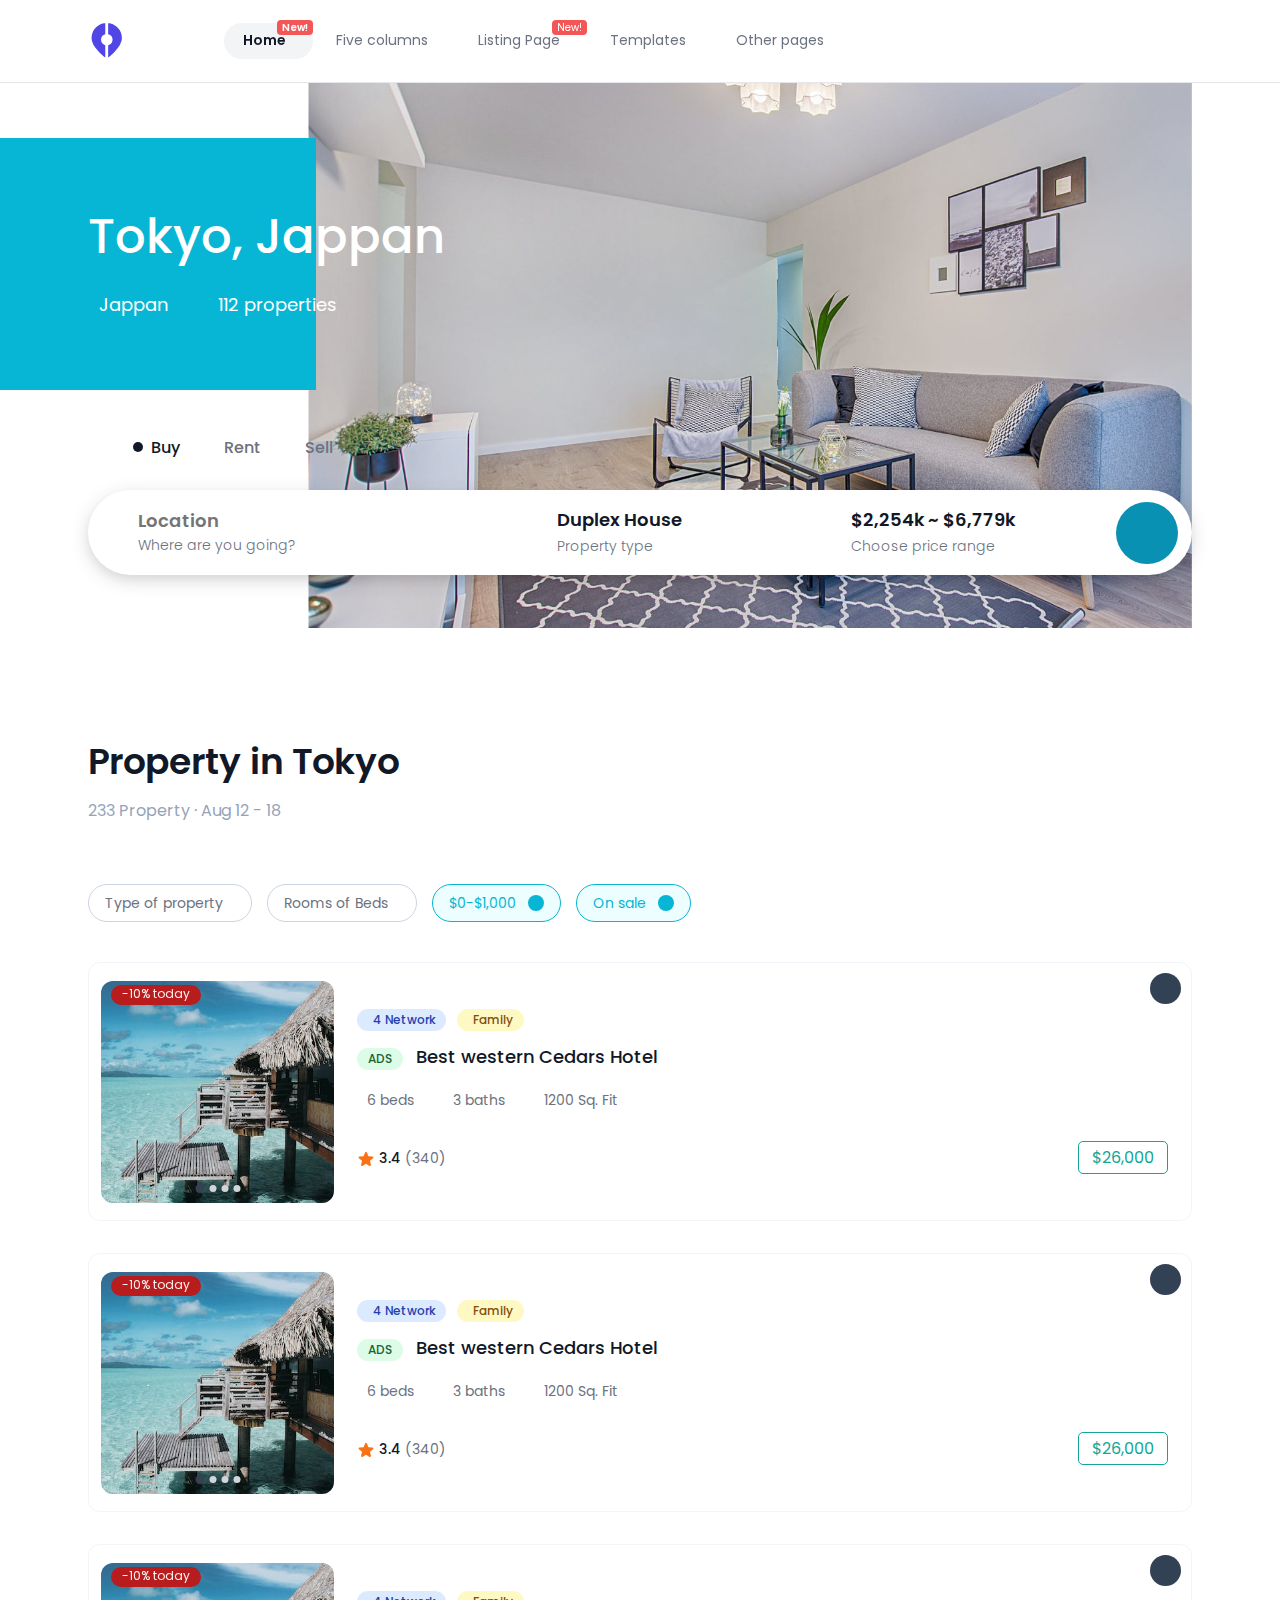
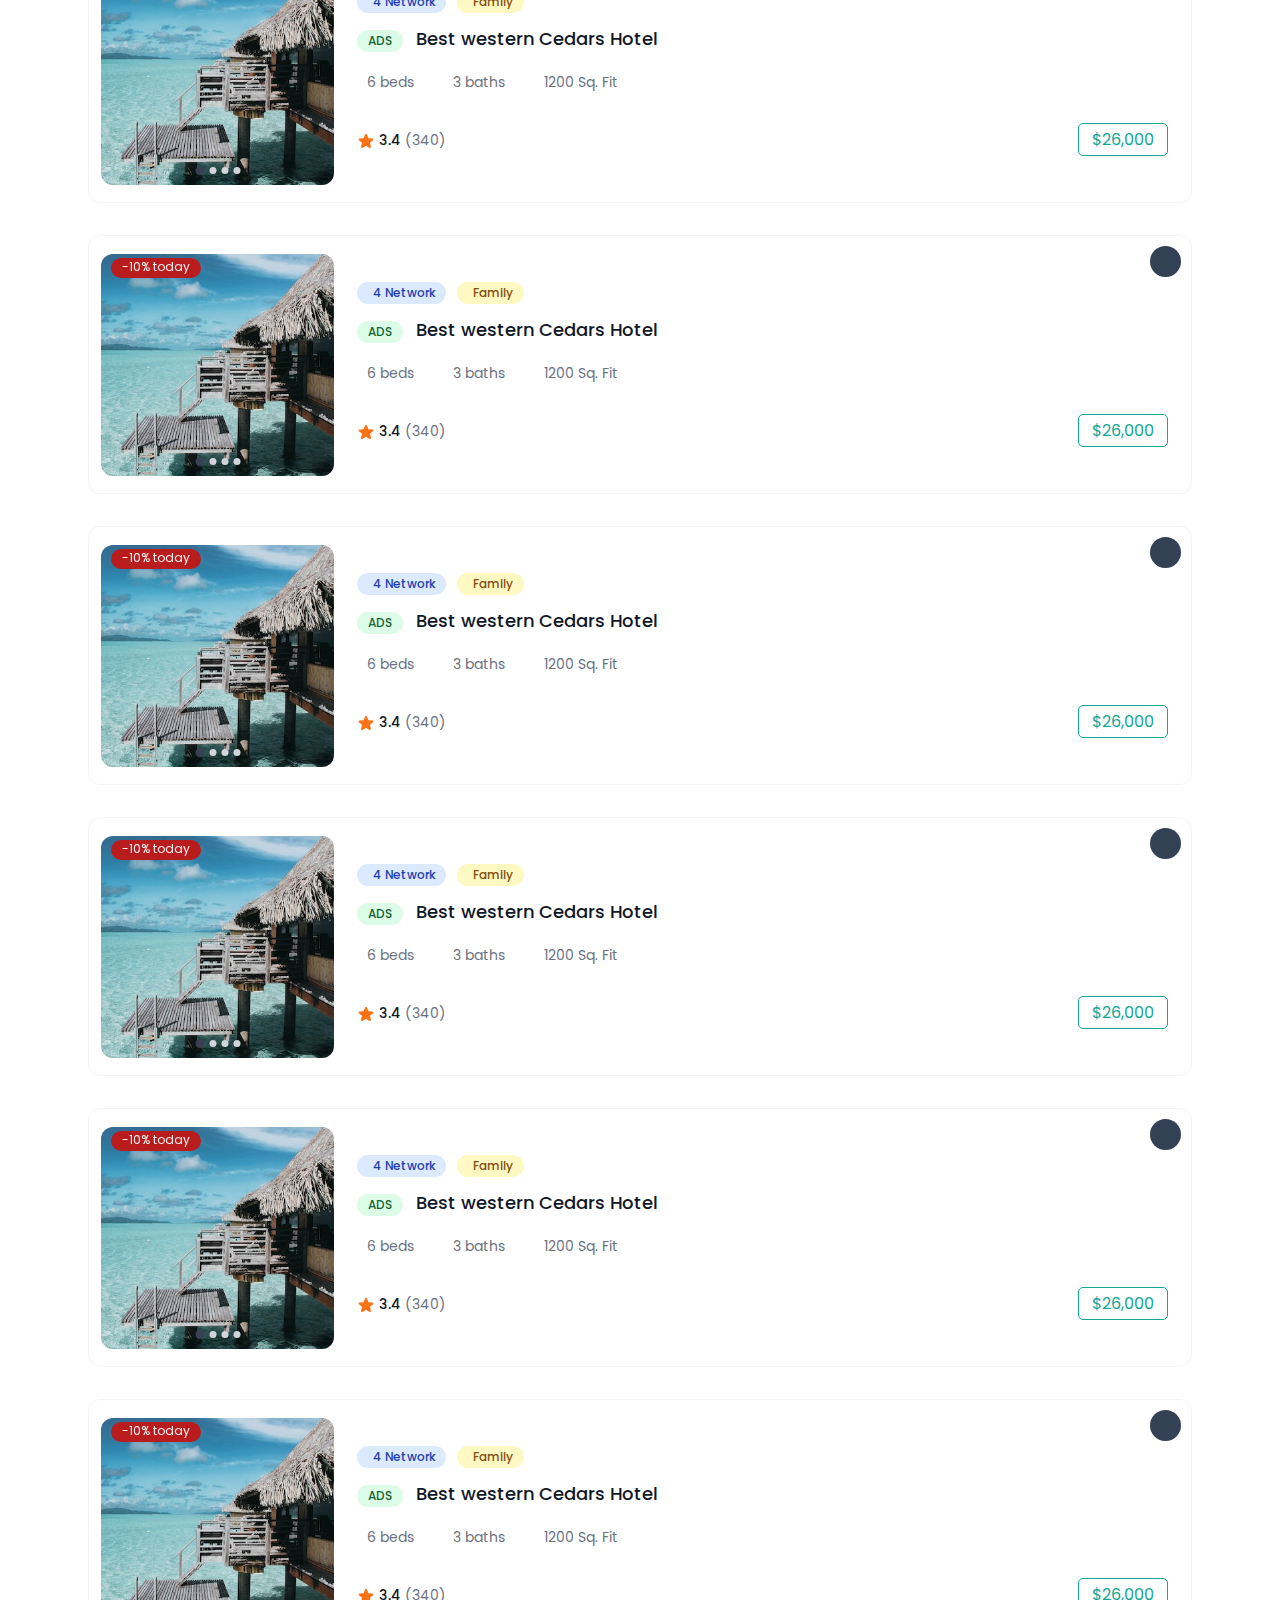
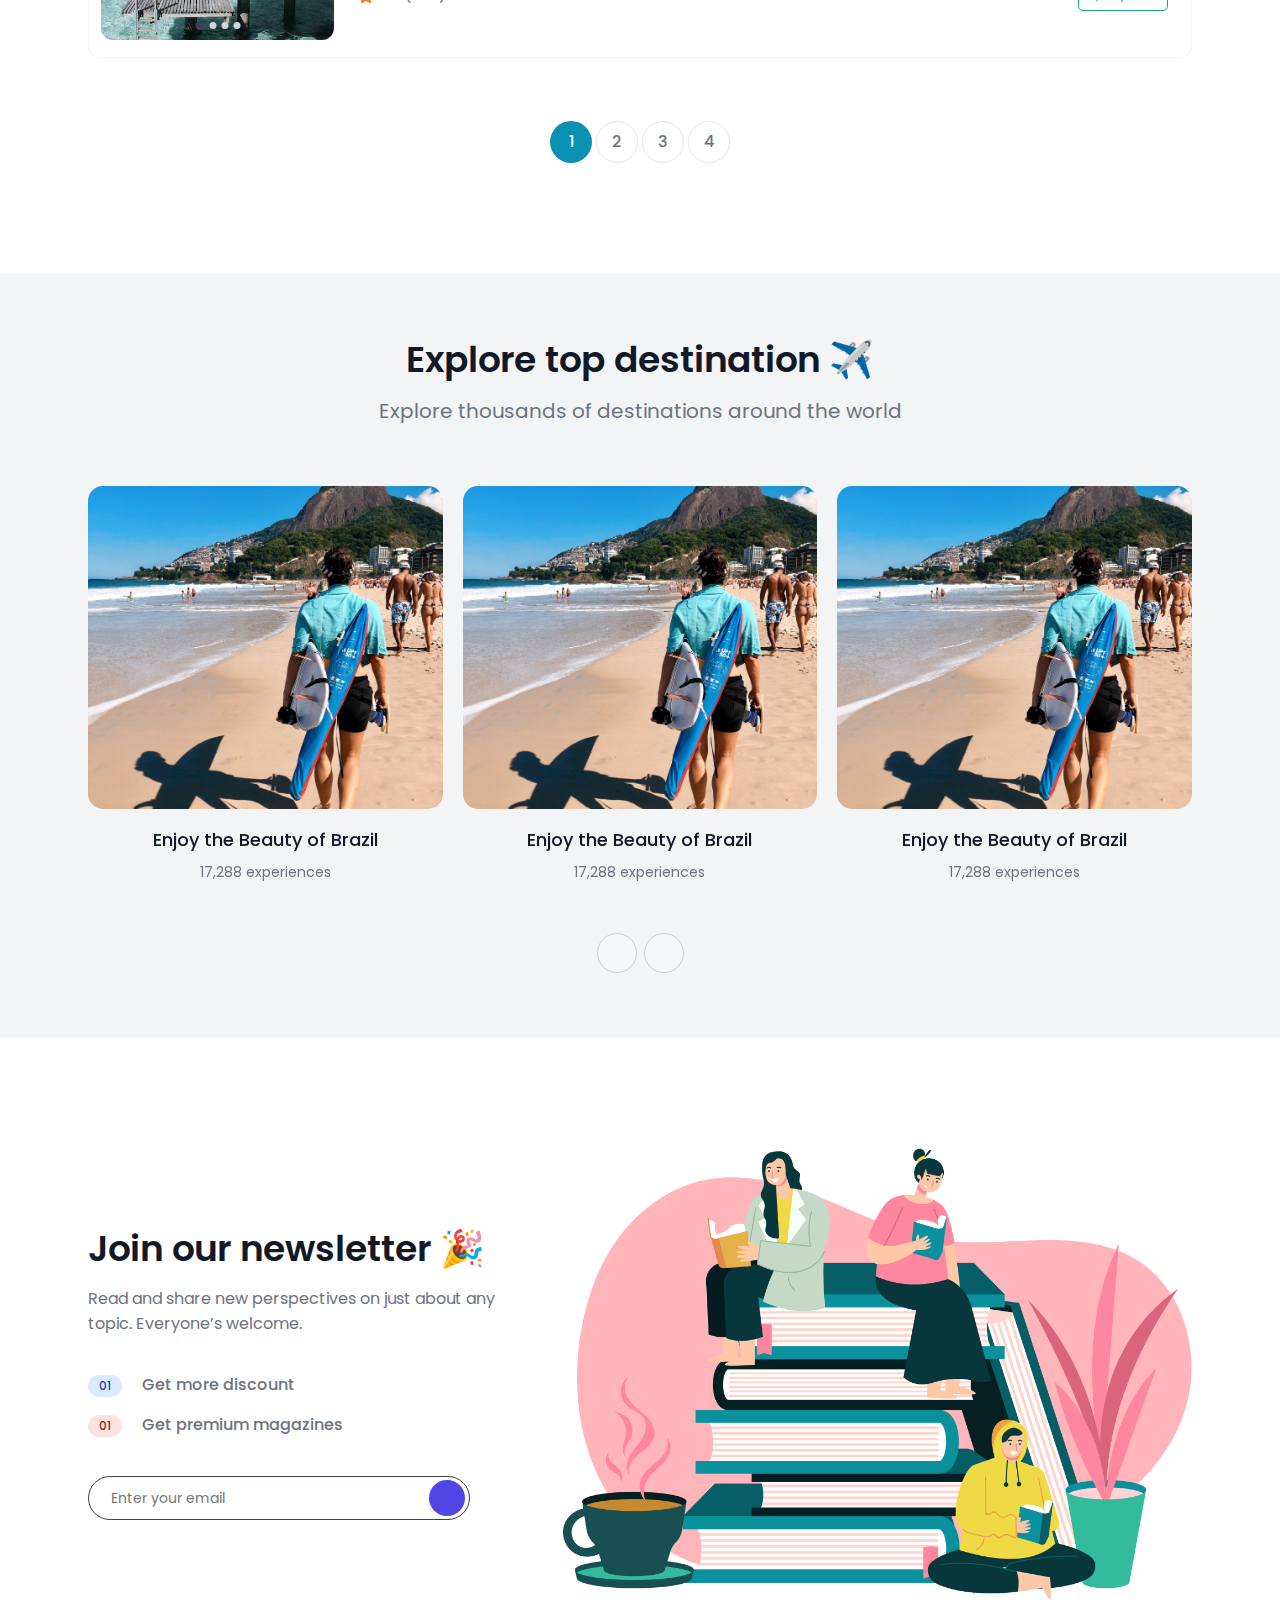
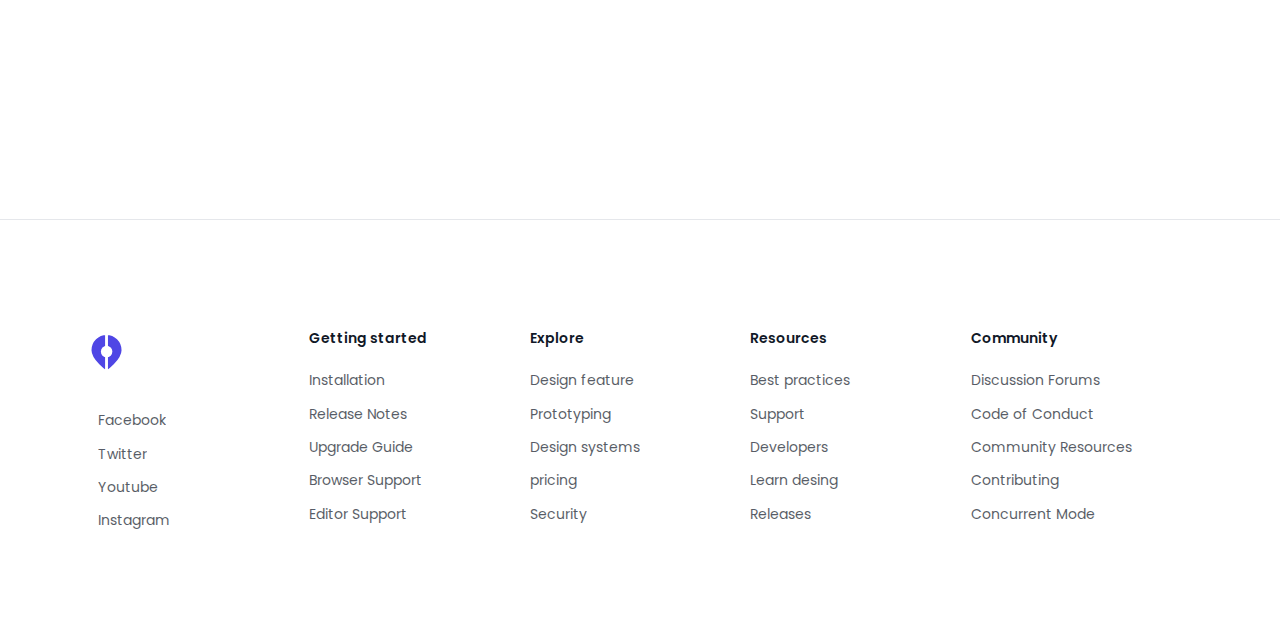
<file: listing-real-state.html>
<!DOCTYPE html>
<html lang="en">
  <head>
    <meta charset="utf-8" />
    <title>Chisfix || Booking</title>
    <meta
      name="viewport"
      content="width=device-width, initial-scale=1, shrink-to-fit=no"
    />
    <meta name="description" content="Site description will be here" />
    <link rel="stylesheet" type="text/css" href="css/bootstrap.min.css" />
    <link rel="stylesheet" type="text/css" href="css/owl.carousel.min.css" />
    <link
      href="https://kit-pro.fontawesome.com/releases/v5.15.2/css/pro.min.css"
      rel="stylesheet"
    />
    <link rel="stylesheet" href="css/nice-select.css" />
    <link rel="stylesheet" href="css/jquery-ui.1.10.4.css" />
    <link rel="stylesheet" href="css/default-edit.css" />
    <link rel="stylesheet" type="text/css" href="style.css" />
    <link rel="stylesheet" type="text/css" href="css/responsive.css" />
    <!--End ALL STYLESHEET -->
  </head>

  <body>
    <!-- preloader -->
    <div id="preloader"></div>
    <!-- preloader-end -->
    <!-- main-wrap -->
    <div class="main-wrap">
      <!-- offcanvas-start -->
      <div class="offcanvas-menu">
        <div class="offmenu" id="menuParent">
          <a href="#" class="offcanvas-close"><i class="fal fa-times"></i></a>
          <div class="offcanvas__header">
            <a href="index.html" class="off-logo">
              <svg
                width="95px"
                class="w-full hidden dark:block"
                viewBox="0 0 65 32"
                fill="none"
                xmlns="http://www.w3.org/2000/svg"
              >
                <path
                  d="M24.4444 14.0325C24.4444 21.4807 12.9444 29.3945 12.9444 29.3945C12.9444 29.3945 1.44444 21.4807 1.44444 14.0325C1.44444 7.51522 6.84722 2.39453 12.9444 2.39453C19.0417 2.39453 24.4444 7.51522 24.4444 14.0325Z"
                  fill="#4F46E5"
                ></path>
                <path
                  d="M12.9444 29.3945C12.9444 29.3945 24.4444 21.4807 24.4444 14.0325C24.4444 7.51522 19.0417 2.39453 12.9444 2.39453C6.84722 2.39453 1.44444 7.51522 1.44444 14.0325C1.44444 21.4807 12.9444 29.3945 12.9444 29.3945ZM12.9444 29.3945V2.6807"
                  stroke="white"
                  stroke-width="2"
                  stroke-linecap="round"
                  stroke-linejoin="round"
                ></path>
                <circle cx="13" cy="15" r="4" fill="white"></circle>
                <path
                  d="M31.8601 25.2216C32.951 25.2216 33.897 24.3097 33.9055 23.1761C33.897 22.0597 32.951 21.1477 31.8601 21.1477C30.7351 21.1477 29.8061 22.0597 29.8146 23.1761C29.8061 24.3097 30.7351 25.2216 31.8601 25.2216ZM43.9261 11.9091H41.3267V11.0312C41.3267 10.1449 41.6847 9.625 42.75 9.625C43.1847 9.625 43.6278 9.71875 43.9176 9.8125L44.5568 7.08523C44.1051 6.94886 43.108 6.72727 41.9915 6.72727C39.5284 6.72727 37.696 8.11648 37.696 10.9631V11.9091H35.8466V14.6364H37.696V25H41.3267V14.6364H43.9261V11.9091ZM46.1442 25H49.7749V11.9091H46.1442V25ZM47.968 10.2216C49.0504 10.2216 49.9368 9.39489 49.9368 8.38068C49.9368 7.375 49.0504 6.54829 47.968 6.54829C46.8942 6.54829 46.0078 7.375 46.0078 8.38068C46.0078 9.39489 46.8942 10.2216 47.968 10.2216ZM63.5753 15.642C63.2514 13.2301 61.3082 11.7386 58.0014 11.7386C54.652 11.7386 52.4446 13.2898 52.4531 15.8125C52.4446 17.7727 53.6804 19.0426 56.2372 19.554L58.5043 20.0057C59.6463 20.2358 60.1662 20.6534 60.1832 21.3097C60.1662 22.0852 59.3224 22.6392 58.0526 22.6392C56.7571 22.6392 55.8963 22.0852 55.6747 21.0199L52.1037 21.2074C52.4446 23.7131 54.5753 25.2557 58.044 25.2557C61.4361 25.2557 63.8651 23.5256 63.8736 20.9432C63.8651 19.0511 62.6293 17.9176 60.0895 17.3977L57.7202 16.9205C56.5014 16.6562 56.0497 16.2386 56.0582 15.608C56.0497 14.8239 56.9361 14.3125 58.0611 14.3125C59.3224 14.3125 60.0724 15.0028 60.2514 15.8466L63.5753 15.642Z"
                  fill="white"
                ></path>
              </svg>
            </a>
            <h4>
              Discover the most outstanding articles on all topics of life.
              Write your stories and share them
            </h4>

            <ul class="sc-menu">
              <li>
                <a href="#"><i class="fab fa-facebook-square"></i></a>
              </li>
              <li>
                <a href="#"><i class="fab fa-twitter"></i></a>
              </li>
              <li>
                <a href="#"><i class="fab fa-youtube"></i></a>
              </li>
              <li>
                <a href="#"><i class="fab fa-instagram"></i></a>
              </li>
            </ul>
          </div>
          <div class="offcanvas__body">
            <div class="mobile-menu">
              <ul>
                <li>
                  <a data-bs-toggle="collapse" data-bs-target="#mbm-1" href="#">
                    <span class="txt">Home</span>
                    <i class="far fa-chevron-down chevron"></i>
                  </a>
                  <ul class="collapse" id="mbm-1">
                    <li><a href="#">Online Booking</a></li>
                    <li><a href="#">Real Estate</a></li>
                    <li><a href="#">Home - 3</a></li>
                  </ul>
                </li>
                <li>
                  <a data-bs-toggle="collapse" data-bs-target="#mbm-1" href="#">
                    <span class="txt">FIVE COLUMNS</span>
                  </a>
                </li>
                <li>
                  <a data-bs-toggle="collapse" data-bs-target="#mbm-3" href="#">
                    <span class="txt">LISTING PAGE</span>
                    <i class="far fa-chevron-down chevron"></i>
                  </a>
                  <ul class="collapse" id="mbm-3">
                    <li>
                      <a
                        data-bs-toggle="collapse"
                        data-bs-target="#mbm-3-1"
                        href="#"
                        ><span class="txt">Stay Listing</span
                        ><i class="far fa-chevron-down chevron"></i
                      ></a>
                      <ul class="collapse" id="mbm-3-1">
                        <li><a href="#">Stay page</a></li>
                        <li><a href="#">Stay page (map)</a></li>
                        <li><a href="#">Stay Detail</a></li>
                      </ul>
                    </li>
                    <li>
                      <a
                        data-bs-toggle="collapse"
                        data-bs-target="#mbm-3-2"
                        href="#"
                        ><span class="txt">Experiences listing</span
                        ><i class="far fa-chevron-down chevron"></i
                      ></a>
                      <ul class="collapse" id="mbm-3-2">
                        <li><a href="#">Stay page</a></li>
                        <li><a href="#">Stay page (map)</a></li>
                        <li><a href="#">Stay Detail</a></li>
                      </ul>
                    </li>
                    <li>
                      <a
                        data-bs-toggle="collapse"
                        data-bs-target="#mbm-3-3"
                        href="#"
                        ><span class="txt">Cars listing</span
                        ><i class="far fa-chevron-down chevron"></i
                      ></a>
                      <ul class="collapse" id="mbm-3-3">
                        <li><a href="#">Stay page</a></li>
                        <li><a href="#">Stay page (map)</a></li>
                        <li><a href="#">Stay Detail</a></li>
                      </ul>
                    </li>
                    <li>
                      <a
                        data-bs-toggle="collapse"
                        data-bs-target="#mbm-3-4"
                        href="#"
                        ><span class="txt">Real Estate Listings</span
                        ><i class="far fa-chevron-down chevron"></i
                      ></a>
                      <ul class="collapse" id="mbm-3-4">
                        <li><a href="#">Stay page</a></li>
                        <li><a href="#">Stay page (map)</a></li>
                        <li><a href="#">Stay Detail</a></li>
                      </ul>
                    </li>
                    <li>
                      <a href="#"
                        ><span class="txt">Stay Listing</span>Flights Listing</a
                      >
                    </li>
                  </ul>
                </li>
                <li>
                  <a data-bs-toggle="collapse" data-bs-target="#mbm-4" href="#">
                    <span class="txt">TEMPLATES</span>
                    <i class="far fa-chevron-down chevron"></i>
                  </a>
                  <ul class="collapse" id="mbm-4">
                    <li>
                      <a
                        data-bs-toggle="collapse"
                        data-bs-target="#mbm-4-1"
                        href="#"
                        ><span class="txt">Add Listings</span
                        ><i class="far fa-chevron-down chevron"></i
                      ></a>
                      <ul class="collapse" id="mbm-4-1">
                        <li>
                          <a href="#">
                            <span class="txt">Add Listing 1</span>
                          </a>
                        </li>
                        <li>
                          <a href="#">
                            <span class="txt">Add Listing 2</span>
                          </a>
                        </li>
                        <li>
                          <a href="#">
                            <span class="txt">Add Listing 3</span>
                          </a>
                        </li>
                        <li>
                          <a href="#">
                            <span class="txt">Add Listing 4</span>
                          </a>
                        </li>
                        <li>
                          <a href="#">
                            <span class="txt">Add Listing 5</span>
                          </a>
                        </li>
                        <li>
                          <a href="#">
                            <span class="txt">Add Listing 6</span>
                          </a>
                        </li>
                        <li>
                          <a href="#">
                            <span class="txt">Add Listing 7</span>
                          </a>
                        </li>
                        <li>
                          <a href="#">
                            <span class="txt">Add Listing 8</span>
                          </a>
                        </li>
                        <li>
                          <a href="#">
                            <span class="txt">Add Listing 9</span>
                          </a>
                        </li>
                        <li>
                          <a href="#">
                            <span class="txt">Add Listing 10</span>
                          </a>
                        </li>
                      </ul>
                    </li>
                    <li><a href="#">Checkout</a></li>
                    <li><a href="#">Pay done</a></li>
                    <li><a href="#">Another Page</a></li>
                    <li><a href="#">Account Page</a></li>
                  </ul>
                </li>
                <li>
                  <a data-bs-toggle="collapse" data-bs-target="#mbm-5" href="#">
                    <span class="txt">OTHER PAGES</span>
                    <i class="far fa-chevron-down chevron"></i>
                  </a>
                  <ul class="collapse" id="mbm-5">
                    <li>
                      <a href="#">
                        <span class="txt">Blog Page</span>
                      </a>
                    </li>
                    <li>
                      <a href="#">
                        <span class="txt">Blog Single</span>
                      </a>
                    </li>
                    <li>
                      <a href="#">
                        <span class="txt">About</span>
                      </a>
                    </li>
                    <li>
                      <a href="#">
                        <span class="txt">Contact us</span>
                      </a>
                    </li>
                    <li>
                      <a href="#">
                        <span class="txt">Login</span>
                      </a>
                    </li>
                    <li>
                      <a href="#">
                        <span class="txt">Signup</span>
                      </a>
                    </li>
                    <li>
                      <a href="#">
                        <span class="txt">Subscription</span>
                      </a>
                    </li>
                  </ul>
                </li>
              </ul>
            </div>
          </div>
        </div>
      </div>
      <div class="offcanvas-overlay"></div>
      <!-- offcanvas-start-end -->

      <!-- search-canvas -->
      <div class="search-canvas">
        <div class="search-canvas__inner">
          <a href="#" class="search-canvas-close">
            <i class="fal fa-times"></i>
          </a>
          <div class="search-canvas-title">
            <ul class="t-tab-nv nav">
              <li><a class="active" href="#">Buy</a></li>
              <li><a href="#">Rent</a></li>
              <li><a href="#">Sold</a></li>
            </ul>
          </div>
          <div class="search-canvas__tab-content tab-content">
            <!-- tab-pane -->
            <div class="search-canvas__tab-pane tab-pane show active">
              <div class="s-canvas-content">
                <div class="s-canvas__item">
                  <div class="s-canvas__item__main">
                    <h3>Where to find?</h3>
                    <div class="sci-search-box">
                      <input
                        type="text"
                        class="input"
                        placeholder="Search destinations"
                      />
                      <i class="far fa-search search-icon"></i>
                    </div>
                    <h4 class="t-h4">Popular destinations</h4>
                    <ul class="hsd-n-menu">
                      <li>
                        <a href="#">
                          <div class="icon">
                            <i class="far fa-map-marker-alt"></i>
                          </div>
                          <span class="txt">Hamptons, Suffolk County, NY</span>
                        </a>
                      </li>
                      <li>
                        <a href="#">
                          <div class="icon">
                            <i class="far fa-map-marker-alt"></i>
                          </div>
                          <span class="txt">Hamptons, Suffolk County, NY</span>
                        </a>
                      </li>
                      <li>
                        <a href="#">
                          <div class="icon">
                            <i class="far fa-map-marker-alt"></i>
                          </div>
                          <span class="txt">Hamptons, Suffolk County, NY</span>
                        </a>
                      </li>
                      <li>
                        <a href="#">
                          <div class="icon">
                            <i class="far fa-map-marker-alt"></i>
                          </div>
                          <span class="txt">Hamptons, Suffolk County, NY</span>
                        </a>
                      </li>
                    </ul>
                  </div>
                </div>
                <div class="s-canvas__item">
                  <div class="s-canvas__item__main">
                    <h3 class="pb-2">Property types</h3>
                    <ul class="sel-ul px-0">
                      <li>
                        <label class="sel-label">
                          <input
                            type="checkbox"
                            class="checkbox checkbox-model"
                          />
                          <div class="sel-label-tc">
                            <h4>Duplex House</h4>
                            <p>Have a place to yourself</p>
                          </div>
                        </label>
                      </li>
                      <li>
                        <label class="sel-label">
                          <input
                            type="checkbox"
                            class="checkbox checkbox-model"
                          />
                          <div class="sel-label-tc">
                            <h4>Ferme House</h4>
                            <p>
                              Have your own room and share some common spaces
                            </p>
                          </div>
                        </label>
                      </li>
                      <li>
                        <label class="sel-label">
                          <input
                            type="checkbox"
                            class="checkbox checkbox-model"
                          />
                          <div class="sel-label-tc">
                            <h4>Chalet House</h4>
                            <p>
                              Have a private or shared room in a boutique hotel,
                              hostel, and more
                            </p>
                          </div>
                        </label>
                      </li>
                      <li>
                        <label class="sel-label">
                          <input
                            type="checkbox"
                            class="checkbox checkbox-model"
                          />
                          <div class="sel-label-tc">
                            <h4>Maison House</h4>
                            <p>Stay in a shared space, like a common room</p>
                          </div>
                        </label>
                      </li>
                    </ul>
                  </div>
                </div>
                <div class="s-canvas__item">
                  <div class="s-canvas__item__main">
                    <h3>Range Price?</h3>
                    <div class="range-content px-0 pt-2">
                      <div class="range-slider" id="slider-range-mobile"></div>
                      <div class="range-slider-values-wrap">
                        <div class="range-slider-value-single">
                          <h4>Min price</h4>
                          <input
                            type="text"
                            class="input"
                            id="min-amount-mobile"
                            readonly
                          />
                        </div>
                        <div class="range-slider-value-single">
                          <h4>Min price</h4>
                          <input
                            type="text"
                            class="input"
                            type="text"
                            id="max-amount-mobile"
                            readonly
                          />
                        </div>
                      </div>
                    </div>
                  </div>
                </div>
                <div class="s-canvas__item">
                  <div class="s-canvas__item__srt">
                    <p>Property</p>
                    <h4>Selected value here</h4>
                  </div>
                </div>
              </div>
            </div>
            <!-- tab-pane-end -->
          </div>
        </div>

        <div class="search-canvas-final">
          <a href="#" class="clear-button text-button">Clear All</a>
          <a
            href="#"
            class="default-button default-button--theme2 default-button--lr"
          >
            <i class="far fa-search"></i>
            <span class="txt">Search</span>
          </a>
        </div>
      </div>
      <!-- search-canvas-end -->

      <!-- header-section -->
      <header class="header-section" id="sticky-header">
        <div class="header-in">
          <div class="container">
            <div class="header-section__inner">
              <div class="header__left">
                <a href="index.html" class="header-logo d-md-block d-none">
                  <svg
                    class="w-full hidden dark:block"
                    viewBox="0 0 65 32"
                    fill="none"
                    xmlns="http://www.w3.org/2000/svg"
                  >
                    <path
                      d="M24.4444 14.0325C24.4444 21.4807 12.9444 29.3945 12.9444 29.3945C12.9444 29.3945 1.44444 21.4807 1.44444 14.0325C1.44444 7.51522 6.84722 2.39453 12.9444 2.39453C19.0417 2.39453 24.4444 7.51522 24.4444 14.0325Z"
                      fill="#4F46E5"
                    ></path>
                    <path
                      d="M12.9444 29.3945C12.9444 29.3945 24.4444 21.4807 24.4444 14.0325C24.4444 7.51522 19.0417 2.39453 12.9444 2.39453C6.84722 2.39453 1.44444 7.51522 1.44444 14.0325C1.44444 21.4807 12.9444 29.3945 12.9444 29.3945ZM12.9444 29.3945V2.6807"
                      stroke="white"
                      stroke-width="2"
                      stroke-linecap="round"
                      stroke-linejoin="round"
                    ></path>
                    <circle cx="13" cy="15" r="4" fill="white"></circle>
                    <path
                      d="M31.8601 25.2216C32.951 25.2216 33.897 24.3097 33.9055 23.1761C33.897 22.0597 32.951 21.1477 31.8601 21.1477C30.7351 21.1477 29.8061 22.0597 29.8146 23.1761C29.8061 24.3097 30.7351 25.2216 31.8601 25.2216ZM43.9261 11.9091H41.3267V11.0312C41.3267 10.1449 41.6847 9.625 42.75 9.625C43.1847 9.625 43.6278 9.71875 43.9176 9.8125L44.5568 7.08523C44.1051 6.94886 43.108 6.72727 41.9915 6.72727C39.5284 6.72727 37.696 8.11648 37.696 10.9631V11.9091H35.8466V14.6364H37.696V25H41.3267V14.6364H43.9261V11.9091ZM46.1442 25H49.7749V11.9091H46.1442V25ZM47.968 10.2216C49.0504 10.2216 49.9368 9.39489 49.9368 8.38068C49.9368 7.375 49.0504 6.54829 47.968 6.54829C46.8942 6.54829 46.0078 7.375 46.0078 8.38068C46.0078 9.39489 46.8942 10.2216 47.968 10.2216ZM63.5753 15.642C63.2514 13.2301 61.3082 11.7386 58.0014 11.7386C54.652 11.7386 52.4446 13.2898 52.4531 15.8125C52.4446 17.7727 53.6804 19.0426 56.2372 19.554L58.5043 20.0057C59.6463 20.2358 60.1662 20.6534 60.1832 21.3097C60.1662 22.0852 59.3224 22.6392 58.0526 22.6392C56.7571 22.6392 55.8963 22.0852 55.6747 21.0199L52.1037 21.2074C52.4446 23.7131 54.5753 25.2557 58.044 25.2557C61.4361 25.2557 63.8651 23.5256 63.8736 20.9432C63.8651 19.0511 62.6293 17.9176 60.0895 17.3977L57.7202 16.9205C56.5014 16.6562 56.0497 16.2386 56.0582 15.608C56.0497 14.8239 56.9361 14.3125 58.0611 14.3125C59.3224 14.3125 60.0724 15.0028 60.2514 15.8466L63.5753 15.642Z"
                      fill="white"
                    ></path>
                  </svg>
                </a>
                <div class="main-menu d-lg-block d-none">
                  <ul>
                    <li>
                      <a class="active" href="#">
                        <span class="bdg">New!</span>
                        <span class="txt">Home</span>
                        <i class="far fa-chevron-down chevron-down"></i>
                      </a>
                      <div class="main-dropdown-menu main-dropdown-menu--lv2">
                        <ul class="dropdown-ul">
                          <li>
                            <a href="#"
                              ><strong class="fw-600">Online Booking</strong></a
                            >
                          </li>
                          <li>
                            <a href="#"
                              ><span class="txt">Real Estate</span
                              ><span class="n-bdg">New!</span></a
                            >
                          </li>
                          <li>
                            <a href="#"
                              ><span class="txt">Home - 3</span
                              ><span class="n-bdg">New!</span></a
                            >
                          </li>
                        </ul>
                      </div>
                    </li>
                    <li class="position-static">
                      <a href="#">
                        <span class="txt">Five columns</span>
                        <i class="far fa-chevron-down chevron-down"></i>
                      </a>
                      <div
                        class="main-dropdown-menu main-dropdown-menu--megamenu main-dropdown-menu--lv2"
                      >
                        <div class="megamenu-ul-wrap">
                          <ul class="dropdown-ul dropdown-ul--in-mg">
                            <li class="meta-li">
                              <div class="image">
                                <img
                                  src="images/megamenu-image-1.jpg"
                                  alt=""
                                  class="img"
                                />
                              </div>
                              <h4>Company</h4>
                            </li>
                            <li>
                              <a href="#">
                                <span class="txt">Katz</span>
                              </a>
                            </li>
                            <li>
                              <a href="#">
                                <span class="txt">Livefish</span>
                              </a>
                            </li>
                            <li>
                              <a href="#">
                                <span class="txt">Digitube</span>
                              </a>
                            </li>
                            <li>
                              <a href="#">
                                <span class="txt">Midel</span>
                              </a>
                            </li>
                            <li>
                              <a href="#">
                                <span class="txt">Rhyloo</span>
                              </a>
                            </li>
                            <li>
                              <a href="#">
                                <span class="txt">Innojam</span>
                              </a>
                            </li>
                          </ul>
                          <ul class="dropdown-ul dropdown-ul--in-mg">
                            <li class="meta-li">
                              <div class="image">
                                <img
                                  src="images/megamenu-image-2.jpg"
                                  alt=""
                                  class="img"
                                />
                              </div>
                              <h4>Company</h4>
                            </li>
                            <li>
                              <a href="#">
                                <span class="txt">Katz</span>
                              </a>
                            </li>
                            <li>
                              <a href="#">
                                <span class="txt">Livefish</span>
                              </a>
                            </li>
                            <li>
                              <a href="#">
                                <span class="txt">Digitube</span>
                              </a>
                            </li>
                            <li>
                              <a href="#">
                                <span class="txt">Midel</span>
                              </a>
                            </li>
                            <li>
                              <a href="#">
                                <span class="txt">Rhyloo</span>
                              </a>
                            </li>
                            <li>
                              <a href="#">
                                <span class="txt">Innojam</span>
                              </a>
                            </li>
                          </ul>
                          <ul class="dropdown-ul dropdown-ul--in-mg">
                            <li class="meta-li">
                              <div class="image">
                                <img
                                  src="images/megamenu-image-3.jpg"
                                  alt=""
                                  class="img"
                                />
                              </div>
                              <h4>Company</h4>
                            </li>
                            <li>
                              <a href="#">
                                <span class="txt">Katz</span>
                              </a>
                            </li>
                            <li>
                              <a href="#">
                                <span class="txt">Livefish</span>
                              </a>
                            </li>
                            <li>
                              <a href="#">
                                <span class="txt">Digitube</span>
                              </a>
                            </li>
                            <li>
                              <a href="#">
                                <span class="txt">Midel</span>
                              </a>
                            </li>
                            <li>
                              <a href="#">
                                <span class="txt">Rhyloo</span>
                              </a>
                            </li>
                            <li>
                              <a href="#">
                                <span class="txt">Innojam</span>
                              </a>
                            </li>
                          </ul>
                          <ul class="dropdown-ul dropdown-ul--in-mg">
                            <li class="meta-li">
                              <div class="image">
                                <img
                                  src="images/megamenu-image-4.jpg"
                                  alt=""
                                  class="img"
                                />
                              </div>
                              <h4>Company</h4>
                            </li>
                            <li>
                              <a href="#">
                                <span class="txt">Katz</span>
                              </a>
                            </li>
                            <li>
                              <a href="#">
                                <span class="txt">Livefish</span>
                              </a>
                            </li>
                            <li>
                              <a href="#">
                                <span class="txt">Digitube</span>
                              </a>
                            </li>
                            <li>
                              <a href="#">
                                <span class="txt">Midel</span>
                              </a>
                            </li>
                            <li>
                              <a href="#">
                                <span class="txt">Rhyloo</span>
                              </a>
                            </li>
                            <li>
                              <a href="#">
                                <span class="txt">Innojam</span>
                              </a>
                            </li>
                          </ul>
                          <ul class="dropdown-ul dropdown-ul--in-mg">
                            <li class="meta-li">
                              <div class="image">
                                <img
                                  src="images/megamenu-image-5.jpg"
                                  alt=""
                                  class="img"
                                />
                              </div>
                              <h4>Company</h4>
                            </li>
                            <li>
                              <a href="#">
                                <span class="txt">Katz</span>
                              </a>
                            </li>
                            <li>
                              <a href="#">
                                <span class="txt">Livefish</span>
                              </a>
                            </li>
                            <li>
                              <a href="#">
                                <span class="txt">Digitube</span>
                              </a>
                            </li>
                            <li>
                              <a href="#">
                                <span class="txt">Midel</span>
                              </a>
                            </li>
                            <li>
                              <a href="#">
                                <span class="txt">Rhyloo</span>
                              </a>
                            </li>
                            <li>
                              <a href="#">
                                <span class="txt">Innojam</span>
                              </a>
                            </li>
                          </ul>
                        </div>
                      </div>
                    </li>
                    <li>
                      <a href="#">
                        <span class="bdg">New!</span>
                        <span class="txt">Listing Page</span>
                        <i class="far fa-chevron-down chevron-down"></i>
                      </a>
                      <div class="main-dropdown-menu main-dropdown-menu--lv2">
                        <ul class="dropdown-ul">
                          <li>
                            <a href="#">
                              <span class="txt">Stay listing</span>
                              <i class="far fa-chevron-down chevron"></i>
                            </a>
                            <div
                              class="main-dropdown-menu main-dropdown-menu--lv3"
                            >
                              <ul class="dropdown-ul">
                                <li>
                                  <a href="#">
                                    <span class="txt">Stay page</span>
                                  </a>
                                </li>
                                <li>
                                  <a href="#">
                                    <span class="txt">Stay page (map)</span>
                                  </a>
                                </li>
                                <li>
                                  <a href="#">
                                    <span class="txt">Stay Detail</span>
                                  </a>
                                </li>
                              </ul>
                            </div>
                          </li>
                          <li>
                            <a href="#">
                              <span class="txt">Experiences listing</span>
                              <i class="far fa-chevron-down chevron"></i>
                            </a>
                            <div
                              class="main-dropdown-menu main-dropdown-menu--lv3"
                            >
                              <ul class="dropdown-ul">
                                <li>
                                  <a href="#">
                                    <span class="txt">Experience page</span>
                                  </a>
                                </li>
                                <li>
                                  <a href="#">
                                    <span class="txt"
                                      >Experience page (map)</span
                                    >
                                  </a>
                                </li>
                                <li>
                                  <a href="#">
                                    <span class="txt">Experience Detail</span>
                                  </a>
                                </li>
                              </ul>
                            </div>
                          </li>
                          <li>
                            <a href="#">
                              <span class="txt">Cars listing</span>
                              <i class="far fa-chevron-down chevron"></i>
                            </a>
                            <div
                              class="main-dropdown-menu main-dropdown-menu--lv3"
                            >
                              <ul class="dropdown-ul">
                                <li>
                                  <a href="#">
                                    <span class="txt">Cars page</span>
                                  </a>
                                </li>
                                <li>
                                  <a href="#">
                                    <span class="txt">Cars page (map)</span>
                                  </a>
                                </li>
                                <li>
                                  <a href="#">
                                    <span class="txt">Cars Detail</span>
                                  </a>
                                </li>
                              </ul>
                            </div>
                          </li>
                          <li>
                            <a href="#">
                              <span class="txt">Real Estate listing</span>
                              <i class="far fa-chevron-down chevron"></i>
                            </a>
                            <div
                              class="main-dropdown-menu main-dropdown-menu--lv3"
                            >
                              <ul class="dropdown-ul">
                                <li>
                                  <a href="#">
                                    <span class="txt">Real Estate Listing</span>
                                  </a>
                                </li>
                                <li>
                                  <a href="#">
                                    <span class="txt">Real Estate map</span>
                                  </a>
                                </li>
                              </ul>
                            </div>
                          </li>
                          <li>
                            <a href="#"
                              ><span class="txt">Flights listing</span
                              ><span class="n-bdg">New!</span></a
                            >
                          </li>
                        </ul>
                      </div>
                    </li>
                    <li>
                      <a href="#">
                        <span class="txt">Templates</span>
                        <i class="far fa-chevron-down chevron-down"></i>
                      </a>
                      <div class="main-dropdown-menu main-dropdown-menu--lv2">
                        <ul class="dropdown-ul">
                          <li>
                            <a href="#">
                              <span class="txt">Add listing</span>
                              <i class="far fa-chevron-down chevron"></i>
                            </a>
                            <div
                              class="main-dropdown-menu main-dropdown-menu--lv3"
                            >
                              <ul class="dropdown-ul">
                                <li>
                                  <a href="#">
                                    <span class="txt">Add Listing 1</span>
                                  </a>
                                </li>
                                <li>
                                  <a href="#">
                                    <span class="txt">Add Listing 2</span>
                                  </a>
                                </li>
                                <li>
                                  <a href="#">
                                    <span class="txt">Add Listing 3</span>
                                  </a>
                                </li>
                                <li>
                                  <a href="#">
                                    <span class="txt">Add Listing 4</span>
                                  </a>
                                </li>
                                <li>
                                  <a href="#">
                                    <span class="txt">Add Listing 5</span>
                                  </a>
                                </li>
                                <li>
                                  <a href="#">
                                    <span class="txt">Add Listing 6</span>
                                  </a>
                                </li>
                                <li>
                                  <a href="#">
                                    <span class="txt">Add Listing 7</span>
                                  </a>
                                </li>
                                <li>
                                  <a href="#">
                                    <span class="txt">Add Listing 8</span>
                                  </a>
                                </li>
                                <li>
                                  <a href="#">
                                    <span class="txt">Add Listing 9</span>
                                  </a>
                                </li>
                                <li>
                                  <a href="#">
                                    <span class="txt">Add Listing 10</span>
                                  </a>
                                </li>
                              </ul>
                            </div>
                          </li>
                          <li>
                            <a href="#">
                              <span class="txt">Checkout</span>
                            </a>
                          </li>
                          <li>
                            <a href="#">
                              <span class="txt">Pay done</span>
                            </a>
                          </li>
                          <li>
                            <a href="#">
                              <span class="txt">Author Page</span>
                            </a>
                          </li>
                          <li>
                            <a href="#">
                              <span class="txt">Account Page</span>
                            </a>
                          </li>
                        </ul>
                      </div>
                    </li>
                    <li>
                      <a href="#">
                        <span class="txt">Other pages</span>
                        <i class="far fa-chevron-down chevron-down"></i>
                      </a>
                      <div class="main-dropdown-menu main-dropdown-menu--lv2">
                        <ul class="dropdown-ul">
                          <li>
                            <a href="#">
                              <span class="txt">Blog Page</span>
                            </a>
                          </li>
                          <li>
                            <a href="#">
                              <span class="txt">Blog Single</span>
                            </a>
                          </li>
                          <li>
                            <a href="#">
                              <span class="txt">About</span>
                            </a>
                          </li>
                          <li>
                            <a href="#">
                              <span class="txt">Contact us</span>
                            </a>
                          </li>
                          <li>
                            <a href="#">
                              <span class="txt">Login</span>
                            </a>
                          </li>
                          <li>
                            <a href="#">
                              <span class="txt">Signup</span>
                            </a>
                          </li>
                          <li>
                            <a href="#">
                              <span class="txt">Subscription</span>
                            </a>
                          </li>
                        </ul>
                      </div>
                    </li>
                  </ul>
                </div>
              </div>

              <a
                href="#"
                class="where-search-button search-canvas-open d-lg-none"
              >
                <div class="icon">
                  <i class="far fa-search"></i>
                </div>
                <div class="tc">
                  <h4>Where to?</h4>
                  <p>Anywhere • Any week • Add guests</p>
                </div>
                <div class="re-item">
                  <svg
                    width="18px"
                    viewBox="0 0 16 16"
                    aria-hidden="true"
                    role="presentation"
                    focusable="false"
                    class="block w-4 h-4"
                    fill="currentColor"
                  >
                    <path
                      d="M5 8c1.306 0 2.418.835 2.83 2H14v2H7.829A3.001 3.001 0 1 1 5 8zm0 2a1 1 0 1 0 0 2 1 1 0 0 0 0-2zm6-8a3 3 0 1 1-2.829 4H2V4h6.17A3.001 3.001 0 0 1 11 2zm0 2a1 1 0 1 0 0 2 1 1 0 0 0 0-2z"
                    ></path>
                  </svg>
                </div>
              </a>

              <div class="header__right d-xxl-flex d-none">
                <div class="hr-search dropdown">
                  <a href="#" class="t-button" data-bs-toggle="dropdown"
                    ><i class="fal fa-search fa-flip-horizontal"></i
                  ></a>
                  <div
                    class="hr-search-dropdown dropdown-menu dropdown-menu-end"
                  >
                    <input
                      type="text"
                      class="input"
                      placeholder="Type and press enter"
                    />
                  </div>
                </div>
                <a href="#" class="default-button">Sing up</a>
              </div>

              <a
                href="#"
                class="offcanvas-open offcanvas-open-header d-xxl-none d-md-block d-none"
                ><i class="far fa-bars"></i
              ></a>
            </div>
          </div>
        </div>
      </header>
      <!--End header-section -->

      <!-- mobile-menu-bar -->
      <div class="mobile-menu-bar d-md-none">
        <ul class="mobile-bar-menu">
          <li>
            <a class="active" href="#">
              <div class="icon">
                <i class="fal fa-search"></i>
              </div>
              <div class="txt">Explore</div>
            </a>
          </li>
          <li>
            <a href="#">
              <div class="icon">
                <i class="fal fa-heart"></i>
              </div>
              <div class="txt">Whishlists</div>
            </a>
          </li>
          <li>
            <a href="#">
              <div class="icon">
                <i class="fal fa-user"></i>
              </div>
              <div class="txt">Log in</div>
            </a>
          </li>
          <li>
            <a class="offcanvas-open" href="#">
              <div class="icon">
                <i class="fal fa-bars"></i>
              </div>
              <div class="txt">Menu</div>
            </a>
          </li>
        </ul>
      </div>
      <!-- mobile-menu-bar-end -->

      <!-- main -->
      <main>
        <!-- l-hero-section -->
        <section class="l-hero-section">
          <div class="container">
            <div class="l-hero-section__inner">
              <div class="l-hero__row">
                <div class="l-hero__content">
                  <h1 class="h1">Tokyo, Jappan</h1>
                  <ul class="prop-line-ul">
                    <div class="prop-snl">
                      <div class="icon"><i class="fal fa-map-marked"></i></div>
                      <span class="txt">Jappan</span>
                    </div>
                    <div class="prop-snl">
                      <div class="icon"><i class="far fa-home"></i></div>
                      <span class="txt">112 properties</span>
                    </div>
                  </ul>
                </div>
                <div class="l-hero__image">
                  <img src="images/listing-real-state.png" alt="" class="img" />
                </div>
              </div>

              <div
                class="hero__search__wrap hero__search__wrap--at-listing d-lg-block d-none"
              >
                <ul class="hero-search-nav nav">
                  <li>
                    <a class="active" href="#">
                      <span class="ellipse"></span>
                      <span class="txt">Buy</span>
                    </a>
                  </li>
                  <li>
                    <a href="#">
                      <span class="ellipse"></span>
                      <span class="txt">Rent</span>
                    </a>
                  </li>
                  <li>
                    <a href="#">
                      <span class="ellipse"></span>
                      <span class="txt">Sell</span>
                    </a>
                  </li>
                </ul>
                <div class="hero__search__tab-content">
                  <div class="hero__search__tab-pane">
                    <div class="hero__search__content">
                      <div class="hero__search__content__inner">
                        <div class="hero__search__single">
                          <div class="hero__search__a">
                            <div class="icon">
                              <i class="far fa-map-marker-alt"></i>
                            </div>
                            <div class="tc">
                              <input
                                class="h4-input"
                                type="text"
                                placeholder="Location"
                              />
                              <p>Where are you going?</p>
                            </div>
                          </div>
                          <div class="hero__search__dropdown">
                            <div class="hero__search__dropdown__title">
                              <h4>Recent searches</h4>
                            </div>
                            <ul class="hsd-menu">
                              <li>
                                <a href="#">
                                  <div class="icon">
                                    <i class="far fa-clock"></i>
                                  </div>
                                  <span class="txt"
                                    >Hamptons, Suffolk County, NY</span
                                  >
                                </a>
                              </li>
                              <li>
                                <a href="#">
                                  <div class="icon">
                                    <i class="far fa-clock"></i>
                                  </div>
                                  <span class="txt"
                                    >Hamptons, Suffolk County, NY</span
                                  >
                                </a>
                              </li>
                              <li>
                                <a href="#">
                                  <div class="icon">
                                    <i class="far fa-clock"></i>
                                  </div>
                                  <span class="txt"
                                    >Hamptons, Suffolk County, NY</span
                                  >
                                </a>
                              </li>
                              <li>
                                <a href="#">
                                  <div class="icon">
                                    <i class="far fa-clock"></i>
                                  </div>
                                  <span class="txt"
                                    >Hamptons, Suffolk County, NY</span
                                  >
                                </a>
                              </li>
                            </ul>
                          </div>
                        </div>
                        <div class="hero__search__single">
                          <div class="hero__search__a">
                            <div class="icon"><i class="far fa-home"></i></div>
                            <div class="tc">
                              <h4>Duplex House</h4>
                              <p>Property type</p>
                            </div>
                          </div>
                          <div class="hero__search__dropdown">
                            <ul class="sel-ul">
                              <li>
                                <label class="sel-label">
                                  <input
                                    type="checkbox"
                                    class="checkbox checkbox-model"
                                  />
                                  <div class="sel-label-tc">
                                    <h4>Duplex House</h4>
                                    <p>Have a place to yourself</p>
                                  </div>
                                </label>
                              </li>
                              <li>
                                <label class="sel-label">
                                  <input
                                    type="checkbox"
                                    class="checkbox checkbox-model"
                                  />
                                  <div class="sel-label-tc">
                                    <h4>Ferme House</h4>
                                    <p>
                                      Have your own room and share some common
                                      spaces
                                    </p>
                                  </div>
                                </label>
                              </li>
                              <li>
                                <label class="sel-label">
                                  <input
                                    type="checkbox"
                                    class="checkbox checkbox-model"
                                  />
                                  <div class="sel-label-tc">
                                    <h4>Chalet House</h4>
                                    <p>
                                      Have a private or shared room in a
                                      boutique hotel, hostel, and more
                                    </p>
                                  </div>
                                </label>
                              </li>
                              <li>
                                <label class="sel-label">
                                  <input
                                    type="checkbox"
                                    class="checkbox checkbox-model"
                                  />
                                  <div class="sel-label-tc">
                                    <h4>Maison House</h4>
                                    <p>
                                      Stay in a shared space, like a common room
                                    </p>
                                  </div>
                                </label>
                              </li>
                            </ul>
                          </div>
                        </div>
                        <div class="hero__search__single">
                          <div class="hero__search__a">
                            <div class="icon">
                              <i class="far fa-usd-circle"></i>
                            </div>
                            <div class="tc">
                              <h4>$2,254k ~ $6,779k</h4>
                              <p>Choose price range</p>
                            </div>
                            <div class="hs__src__button">
                              <i class="far fa-search"></i>
                            </div>
                          </div>
                          <div class="hero__search__dropdown">
                            <div class="hero__search__dropdown__title">
                              <h4>Range Price</h4>
                            </div>
                            <div class="range-content">
                              <div class="range-slider" id="slider-range"></div>
                              <div class="range-slider-values-wrap">
                                <div class="range-slider-value-single">
                                  <h4>Min price</h4>
                                  <input
                                    type="text"
                                    class="input"
                                    id="min-amount"
                                    readonly
                                  />
                                </div>
                                <div class="range-slider-value-single">
                                  <h4>Min price</h4>
                                  <input
                                    type="text"
                                    class="input"
                                    type="text"
                                    id="max-amount"
                                    readonly
                                  />
                                </div>
                              </div>
                            </div>
                          </div>
                        </div>
                      </div>
                    </div>
                  </div>
                </div>
              </div>
            </div>
          </div>
        </section>
        <!-- l-hero-section-end -->

        <!-- pv-section -->
        <section class="pv-section">
          <div class="container">
            <div class="pv-section__inner">
              <div class="pv-section__title sec-title cont-blk">
                <h2 class="h2">Property in Tokyo</h2>
                <p>233 Property · Aug 12 - 18</p>
              </div>

              <div class="pv-title-filter">
                <div class="pv-nav">
                  <div class="pv-nav-item drop__item d-lg-block d-none">
                    <a href="javascript:void(0)" class="drop__toggle">
                      <span class="txt">Type of property</span>
                      <i class="far fa-chevron-down chevron"></i>
                    </a>
                    <div class="hero__search__dropdown pb-0 drop__down">
                      <ul class="sel-ul">
                        <li>
                          <label class="sel-label">
                            <input
                              type="checkbox"
                              class="checkbox checkbox-model"
                            />
                            <div class="sel-label-tc">
                              <h4>Duplex House</h4>
                              <p>Have a place to yourself</p>
                            </div>
                          </label>
                        </li>
                        <li>
                          <label class="sel-label">
                            <input
                              type="checkbox"
                              class="checkbox checkbox-model"
                            />
                            <div class="sel-label-tc">
                              <h4>Ferme House</h4>
                              <p>
                                Have your own room and share some common spaces
                              </p>
                            </div>
                          </label>
                        </li>
                        <li>
                          <label class="sel-label">
                            <input
                              type="checkbox"
                              class="checkbox checkbox-model"
                            />
                            <div class="sel-label-tc">
                              <h4>Chalet House</h4>
                              <p>
                                Have a private or shared room in a boutique
                                hotel, hostel, and more
                              </p>
                            </div>
                          </label>
                        </li>
                        <li>
                          <label class="sel-label">
                            <input
                              type="checkbox"
                              class="checkbox checkbox-model"
                            />
                            <div class="sel-label-tc">
                              <h4>Maison House</h4>
                              <p>Stay in a shared space, like a common room</p>
                            </div>
                          </label>
                        </li>
                      </ul>
                      <div class="hero__search__dropdown__bottom">
                        <a
                          href="#"
                          class="default-button default-button--bordered"
                          >Clear</a
                        >
                        <a
                          href="#"
                          class="default-button default-button--theme2"
                          >Apply</a
                        >
                      </div>
                    </div>
                  </div>
                  <div class="pv-nav-item drop__item d-lg-block d-none">
                    <a href="javascript:void(0)" class="drop__toggle">
                      <span class="txt">Rooms of Beds</span>
                      <i class="far fa-chevron-down chevron"></i>
                    </a>
                    <div class="hero__search__dropdown pb-0 drop__down">
                      <div class="nice-input-nav">
                        <div class="nice-input-nav__item">
                          <h4 class="mb-0">Beds</h4>
                          <div class="nice-input-box nice-input-box-1">
                            <button class="minus-button button">-</button>
                            <input
                              min="0"
                              max="10"
                              type="text"
                              class="input nice-input"
                              value="0"
                            />
                            <button class="plus-button button">+</button>
                          </div>
                        </div>
                        <div class="nice-input-nav__item">
                          <h4 class="mb-0">Bedrooms</h4>
                          <div class="nice-input-box nice-input-box-1">
                            <button class="minus-button button">-</button>
                            <input
                              min="0"
                              max="10"
                              type="text"
                              class="input nice-input"
                              value="0"
                            />
                            <button class="plus-button button">+</button>
                          </div>
                        </div>
                        <div class="nice-input-nav__item">
                          <h4 class="mb-0">Bathrooms</h4>
                          <div class="nice-input-box nice-input-box-1">
                            <button class="minus-button button">-</button>
                            <input
                              min="0"
                              max="10"
                              type="text"
                              class="input nice-input"
                              value="0"
                            />
                            <button class="plus-button button">+</button>
                          </div>
                        </div>
                      </div>
                      <div class="hero__search__dropdown__bottom">
                        <a
                          href="#"
                          class="default-button default-button--bordered"
                          >Clear</a
                        >
                        <a
                          href="#"
                          class="default-button default-button--theme2"
                          >Apply</a
                        >
                      </div>
                    </div>
                  </div>
                  <div class="pv-nav-item drop__item">
                    <a class="activated drop__toggle" href="javascript:void(0)">
                      <span class="txt">$0-$1,000</span>
                      <span class="close"><i class="fal fa-times"></i></span>
                    </a>
                    <div class="hero__search__dropdown pb-0 drop__down">
                      <div class="hero__search__dropdown__title">
                        <h4>Range Price</h4>
                      </div>
                      <div class="range-content">
                        <div class="range-slider" id="slider-range-pd"></div>
                        <div class="range-slider-values-wrap">
                          <div class="range-slider-value-single">
                            <h4>Min price</h4>
                            <input
                              type="text"
                              class="input"
                              id="min-amount-pd"
                              readonly
                            />
                          </div>
                          <div class="range-slider-value-single">
                            <h4>Min price</h4>
                            <input
                              type="text"
                              class="input"
                              type="text"
                              id="max-amount-pd"
                              readonly
                            />
                          </div>
                        </div>
                      </div>
                      <div class="hero__search__dropdown__bottom">
                        <a
                          href="#"
                          class="default-button default-button--bordered"
                          >Clear</a
                        >
                        <a
                          href="#"
                          class="default-button default-button--theme2"
                          >Apply</a
                        >
                      </div>
                    </div>
                  </div>
                  <div class="pv-nav-item">
                    <a class="activated" href="javascript:void(0)">
                      <span class="txt">On sale</span>
                      <span class="close"><i class="fal fa-times"></i></span>
                    </a>
                  </div>
                </div>
              </div>

              <div class="pv-product__wrapper">
                <!-- product-card -->
                <div class="product-card product-card--lnr">
                  <button class="fav-button">
                    <i class="fal fa-heart"></i>
                  </button>
                  <div class="product-card__image">
                    <div class="l-badge l-badge--orange">-10% today</div>
                    <div
                      class="product-card__image__slider product-card__image__slider-active owl-carousel slider-arrow-2 slider-arrow-center slider-dots-1"
                    >
                      <a href="#" class="product-card__image__slide">
                        <img
                          src="images/product-card-1.jpg"
                          alt=""
                          class="img"
                        />
                      </a>
                      <a href="#" class="product-card__image__slide">
                        <img
                          src="images/product-card-1.jpg"
                          alt=""
                          class="img"
                        />
                      </a>
                      <a href="#" class="product-card__image__slide">
                        <img
                          src="images/product-card-1.jpg"
                          alt=""
                          class="img"
                        />
                      </a>
                      <a href="#" class="product-card__image__slide">
                        <img
                          src="images/product-card-1.jpg"
                          alt=""
                          class="img"
                        />
                      </a>
                    </div>
                  </div>
                  <a href="#" class="product-card__tc">
                    <div class="product-card__tc__top">
                      <div class="product-card__tc__tags">
                        <div href="#" class="cheap">
                          <i class="far fa-chart-network"></i>
                          <span class="txt">4 Network</span>
                        </div>
                        <div href="#" class="cheap cheap--brown">
                          <i class="fal fa-user-friends"></i>
                          <span class="txt">Family</span>
                        </div>
                      </div>
                      <h3>
                        <span class="cheap cheap--green me-2">ADS</span>
                        Best western Cedars Hotel
                      </h3>
                      <div class="loc-wrap">
                        <div class="loc">
                          <div class="icon">
                            <i class="far fa-bed-alt"></i>
                          </div>
                          <span class="txt">6 beds</span>
                        </div>
                        <div class="loc">
                          <div class="icon">
                            <i class="far fa-bath fa-flip-horizontal"></i>
                          </div>
                          <span class="txt">3 baths</span>
                        </div>
                        <div class="loc">
                          <div class="icon">
                            <i class="far fa-arrows"></i>
                          </div>
                          <span class="txt">1200 Sq. Fit</span>
                        </div>
                      </div>
                      <div class="bt-line"></div>
                    </div>
                    <div class="product-card__tc__bottom">
                      <div class="star">
                        <img src="images/star.svg" alt="" class="star" />
                        <span class="value">3.4</span>
                        (340)
                      </div>
                      <div class="price-bx">$26,000</div>
                    </div>
                  </a>
                </div>
                <!-- product-card-end -->
                <!-- product-card -->
                <div class="product-card product-card--lnr">
                  <button class="fav-button">
                    <i class="fal fa-heart"></i>
                  </button>
                  <div class="product-card__image">
                    <div class="l-badge l-badge--orange">-10% today</div>
                    <div
                      class="product-card__image__slider product-card__image__slider-active owl-carousel slider-arrow-2 slider-arrow-center slider-dots-1"
                    >
                      <a href="#" class="product-card__image__slide">
                        <img
                          src="images/product-card-1.jpg"
                          alt=""
                          class="img"
                        />
                      </a>
                      <a href="#" class="product-card__image__slide">
                        <img
                          src="images/product-card-1.jpg"
                          alt=""
                          class="img"
                        />
                      </a>
                      <a href="#" class="product-card__image__slide">
                        <img
                          src="images/product-card-1.jpg"
                          alt=""
                          class="img"
                        />
                      </a>
                      <a href="#" class="product-card__image__slide">
                        <img
                          src="images/product-card-1.jpg"
                          alt=""
                          class="img"
                        />
                      </a>
                    </div>
                  </div>
                  <a href="#" class="product-card__tc">
                    <div class="product-card__tc__top">
                      <div class="product-card__tc__tags">
                        <div href="#" class="cheap">
                          <i class="far fa-chart-network"></i>
                          <span class="txt">4 Network</span>
                        </div>
                        <div href="#" class="cheap cheap--brown">
                          <i class="fal fa-user-friends"></i>
                          <span class="txt">Family</span>
                        </div>
                      </div>
                      <h3>
                        <span class="cheap cheap--green me-2">ADS</span>
                        Best western Cedars Hotel
                      </h3>
                      <div class="loc-wrap">
                        <div class="loc">
                          <div class="icon">
                            <i class="far fa-bed-alt"></i>
                          </div>
                          <span class="txt">6 beds</span>
                        </div>
                        <div class="loc">
                          <div class="icon">
                            <i class="far fa-bath fa-flip-horizontal"></i>
                          </div>
                          <span class="txt">3 baths</span>
                        </div>
                        <div class="loc">
                          <div class="icon">
                            <i class="far fa-arrows"></i>
                          </div>
                          <span class="txt">1200 Sq. Fit</span>
                        </div>
                      </div>
                      <div class="bt-line"></div>
                    </div>
                    <div class="product-card__tc__bottom">
                      <div class="star">
                        <img src="images/star.svg" alt="" class="star" />
                        <span class="value">3.4</span>
                        (340)
                      </div>
                      <div class="price-bx">$26,000</div>
                    </div>
                  </a>
                </div>
                <!-- product-card-end -->
                <!-- product-card -->
                <div class="product-card product-card--lnr">
                  <button class="fav-button">
                    <i class="fal fa-heart"></i>
                  </button>
                  <div class="product-card__image">
                    <div class="l-badge l-badge--orange">-10% today</div>
                    <div
                      class="product-card__image__slider product-card__image__slider-active owl-carousel slider-arrow-2 slider-arrow-center slider-dots-1"
                    >
                      <a href="#" class="product-card__image__slide">
                        <img
                          src="images/product-card-1.jpg"
                          alt=""
                          class="img"
                        />
                      </a>
                      <a href="#" class="product-card__image__slide">
                        <img
                          src="images/product-card-1.jpg"
                          alt=""
                          class="img"
                        />
                      </a>
                      <a href="#" class="product-card__image__slide">
                        <img
                          src="images/product-card-1.jpg"
                          alt=""
                          class="img"
                        />
                      </a>
                      <a href="#" class="product-card__image__slide">
                        <img
                          src="images/product-card-1.jpg"
                          alt=""
                          class="img"
                        />
                      </a>
                    </div>
                  </div>
                  <a href="#" class="product-card__tc">
                    <div class="product-card__tc__top">
                      <div class="product-card__tc__tags">
                        <div href="#" class="cheap">
                          <i class="far fa-chart-network"></i>
                          <span class="txt">4 Network</span>
                        </div>
                        <div href="#" class="cheap cheap--brown">
                          <i class="fal fa-user-friends"></i>
                          <span class="txt">Family</span>
                        </div>
                      </div>
                      <h3>
                        <span class="cheap cheap--green me-2">ADS</span>
                        Best western Cedars Hotel
                      </h3>
                      <div class="loc-wrap">
                        <div class="loc">
                          <div class="icon">
                            <i class="far fa-bed-alt"></i>
                          </div>
                          <span class="txt">6 beds</span>
                        </div>
                        <div class="loc">
                          <div class="icon">
                            <i class="far fa-bath fa-flip-horizontal"></i>
                          </div>
                          <span class="txt">3 baths</span>
                        </div>
                        <div class="loc">
                          <div class="icon">
                            <i class="far fa-arrows"></i>
                          </div>
                          <span class="txt">1200 Sq. Fit</span>
                        </div>
                      </div>
                      <div class="bt-line"></div>
                    </div>
                    <div class="product-card__tc__bottom">
                      <div class="star">
                        <img src="images/star.svg" alt="" class="star" />
                        <span class="value">3.4</span>
                        (340)
                      </div>
                      <div class="price-bx">$26,000</div>
                    </div>
                  </a>
                </div>
                <!-- product-card-end -->
                <!-- product-card -->
                <div class="product-card product-card--lnr">
                  <button class="fav-button">
                    <i class="fal fa-heart"></i>
                  </button>
                  <div class="product-card__image">
                    <div class="l-badge l-badge--orange">-10% today</div>
                    <div
                      class="product-card__image__slider product-card__image__slider-active owl-carousel slider-arrow-2 slider-arrow-center slider-dots-1"
                    >
                      <a href="#" class="product-card__image__slide">
                        <img
                          src="images/product-card-1.jpg"
                          alt=""
                          class="img"
                        />
                      </a>
                      <a href="#" class="product-card__image__slide">
                        <img
                          src="images/product-card-1.jpg"
                          alt=""
                          class="img"
                        />
                      </a>
                      <a href="#" class="product-card__image__slide">
                        <img
                          src="images/product-card-1.jpg"
                          alt=""
                          class="img"
                        />
                      </a>
                      <a href="#" class="product-card__image__slide">
                        <img
                          src="images/product-card-1.jpg"
                          alt=""
                          class="img"
                        />
                      </a>
                    </div>
                  </div>
                  <a href="#" class="product-card__tc">
                    <div class="product-card__tc__top">
                      <div class="product-card__tc__tags">
                        <div href="#" class="cheap">
                          <i class="far fa-chart-network"></i>
                          <span class="txt">4 Network</span>
                        </div>
                        <div href="#" class="cheap cheap--brown">
                          <i class="fal fa-user-friends"></i>
                          <span class="txt">Family</span>
                        </div>
                      </div>
                      <h3>
                        <span class="cheap cheap--green me-2">ADS</span>
                        Best western Cedars Hotel
                      </h3>
                      <div class="loc-wrap">
                        <div class="loc">
                          <div class="icon">
                            <i class="far fa-bed-alt"></i>
                          </div>
                          <span class="txt">6 beds</span>
                        </div>
                        <div class="loc">
                          <div class="icon">
                            <i class="far fa-bath fa-flip-horizontal"></i>
                          </div>
                          <span class="txt">3 baths</span>
                        </div>
                        <div class="loc">
                          <div class="icon">
                            <i class="far fa-arrows"></i>
                          </div>
                          <span class="txt">1200 Sq. Fit</span>
                        </div>
                      </div>
                      <div class="bt-line"></div>
                    </div>
                    <div class="product-card__tc__bottom">
                      <div class="star">
                        <img src="images/star.svg" alt="" class="star" />
                        <span class="value">3.4</span>
                        (340)
                      </div>
                      <div class="price-bx">$26,000</div>
                    </div>
                  </a>
                </div>
                <!-- product-card-end -->
                <!-- product-card -->
                <div class="product-card product-card--lnr">
                  <button class="fav-button">
                    <i class="fal fa-heart"></i>
                  </button>
                  <div class="product-card__image">
                    <div class="l-badge l-badge--orange">-10% today</div>
                    <div
                      class="product-card__image__slider product-card__image__slider-active owl-carousel slider-arrow-2 slider-arrow-center slider-dots-1"
                    >
                      <a href="#" class="product-card__image__slide">
                        <img
                          src="images/product-card-1.jpg"
                          alt=""
                          class="img"
                        />
                      </a>
                      <a href="#" class="product-card__image__slide">
                        <img
                          src="images/product-card-1.jpg"
                          alt=""
                          class="img"
                        />
                      </a>
                      <a href="#" class="product-card__image__slide">
                        <img
                          src="images/product-card-1.jpg"
                          alt=""
                          class="img"
                        />
                      </a>
                      <a href="#" class="product-card__image__slide">
                        <img
                          src="images/product-card-1.jpg"
                          alt=""
                          class="img"
                        />
                      </a>
                    </div>
                  </div>
                  <a href="#" class="product-card__tc">
                    <div class="product-card__tc__top">
                      <div class="product-card__tc__tags">
                        <div href="#" class="cheap">
                          <i class="far fa-chart-network"></i>
                          <span class="txt">4 Network</span>
                        </div>
                        <div href="#" class="cheap cheap--brown">
                          <i class="fal fa-user-friends"></i>
                          <span class="txt">Family</span>
                        </div>
                      </div>
                      <h3>
                        <span class="cheap cheap--green me-2">ADS</span>
                        Best western Cedars Hotel
                      </h3>
                      <div class="loc-wrap">
                        <div class="loc">
                          <div class="icon">
                            <i class="far fa-bed-alt"></i>
                          </div>
                          <span class="txt">6 beds</span>
                        </div>
                        <div class="loc">
                          <div class="icon">
                            <i class="far fa-bath fa-flip-horizontal"></i>
                          </div>
                          <span class="txt">3 baths</span>
                        </div>
                        <div class="loc">
                          <div class="icon">
                            <i class="far fa-arrows"></i>
                          </div>
                          <span class="txt">1200 Sq. Fit</span>
                        </div>
                      </div>
                      <div class="bt-line"></div>
                    </div>
                    <div class="product-card__tc__bottom">
                      <div class="star">
                        <img src="images/star.svg" alt="" class="star" />
                        <span class="value">3.4</span>
                        (340)
                      </div>
                      <div class="price-bx">$26,000</div>
                    </div>
                  </a>
                </div>
                <!-- product-card-end -->
                <!-- product-card -->
                <div class="product-card product-card--lnr">
                  <button class="fav-button">
                    <i class="fal fa-heart"></i>
                  </button>
                  <div class="product-card__image">
                    <div class="l-badge l-badge--orange">-10% today</div>
                    <div
                      class="product-card__image__slider product-card__image__slider-active owl-carousel slider-arrow-2 slider-arrow-center slider-dots-1"
                    >
                      <a href="#" class="product-card__image__slide">
                        <img
                          src="images/product-card-1.jpg"
                          alt=""
                          class="img"
                        />
                      </a>
                      <a href="#" class="product-card__image__slide">
                        <img
                          src="images/product-card-1.jpg"
                          alt=""
                          class="img"
                        />
                      </a>
                      <a href="#" class="product-card__image__slide">
                        <img
                          src="images/product-card-1.jpg"
                          alt=""
                          class="img"
                        />
                      </a>
                      <a href="#" class="product-card__image__slide">
                        <img
                          src="images/product-card-1.jpg"
                          alt=""
                          class="img"
                        />
                      </a>
                    </div>
                  </div>
                  <a href="#" class="product-card__tc">
                    <div class="product-card__tc__top">
                      <div class="product-card__tc__tags">
                        <div href="#" class="cheap">
                          <i class="far fa-chart-network"></i>
                          <span class="txt">4 Network</span>
                        </div>
                        <div href="#" class="cheap cheap--brown">
                          <i class="fal fa-user-friends"></i>
                          <span class="txt">Family</span>
                        </div>
                      </div>
                      <h3>
                        <span class="cheap cheap--green me-2">ADS</span>
                        Best western Cedars Hotel
                      </h3>
                      <div class="loc-wrap">
                        <div class="loc">
                          <div class="icon">
                            <i class="far fa-bed-alt"></i>
                          </div>
                          <span class="txt">6 beds</span>
                        </div>
                        <div class="loc">
                          <div class="icon">
                            <i class="far fa-bath fa-flip-horizontal"></i>
                          </div>
                          <span class="txt">3 baths</span>
                        </div>
                        <div class="loc">
                          <div class="icon">
                            <i class="far fa-arrows"></i>
                          </div>
                          <span class="txt">1200 Sq. Fit</span>
                        </div>
                      </div>
                      <div class="bt-line"></div>
                    </div>
                    <div class="product-card__tc__bottom">
                      <div class="star">
                        <img src="images/star.svg" alt="" class="star" />
                        <span class="value">3.4</span>
                        (340)
                      </div>
                      <div class="price-bx">$26,000</div>
                    </div>
                  </a>
                </div>
                <!-- product-card-end -->
                <!-- product-card -->
                <div class="product-card product-card--lnr">
                  <button class="fav-button">
                    <i class="fal fa-heart"></i>
                  </button>
                  <div class="product-card__image">
                    <div class="l-badge l-badge--orange">-10% today</div>
                    <div
                      class="product-card__image__slider product-card__image__slider-active owl-carousel slider-arrow-2 slider-arrow-center slider-dots-1"
                    >
                      <a href="#" class="product-card__image__slide">
                        <img
                          src="images/product-card-1.jpg"
                          alt=""
                          class="img"
                        />
                      </a>
                      <a href="#" class="product-card__image__slide">
                        <img
                          src="images/product-card-1.jpg"
                          alt=""
                          class="img"
                        />
                      </a>
                      <a href="#" class="product-card__image__slide">
                        <img
                          src="images/product-card-1.jpg"
                          alt=""
                          class="img"
                        />
                      </a>
                      <a href="#" class="product-card__image__slide">
                        <img
                          src="images/product-card-1.jpg"
                          alt=""
                          class="img"
                        />
                      </a>
                    </div>
                  </div>
                  <a href="#" class="product-card__tc">
                    <div class="product-card__tc__top">
                      <div class="product-card__tc__tags">
                        <div href="#" class="cheap">
                          <i class="far fa-chart-network"></i>
                          <span class="txt">4 Network</span>
                        </div>
                        <div href="#" class="cheap cheap--brown">
                          <i class="fal fa-user-friends"></i>
                          <span class="txt">Family</span>
                        </div>
                      </div>
                      <h3>
                        <span class="cheap cheap--green me-2">ADS</span>
                        Best western Cedars Hotel
                      </h3>
                      <div class="loc-wrap">
                        <div class="loc">
                          <div class="icon">
                            <i class="far fa-bed-alt"></i>
                          </div>
                          <span class="txt">6 beds</span>
                        </div>
                        <div class="loc">
                          <div class="icon">
                            <i class="far fa-bath fa-flip-horizontal"></i>
                          </div>
                          <span class="txt">3 baths</span>
                        </div>
                        <div class="loc">
                          <div class="icon">
                            <i class="far fa-arrows"></i>
                          </div>
                          <span class="txt">1200 Sq. Fit</span>
                        </div>
                      </div>
                      <div class="bt-line"></div>
                    </div>
                    <div class="product-card__tc__bottom">
                      <div class="star">
                        <img src="images/star.svg" alt="" class="star" />
                        <span class="value">3.4</span>
                        (340)
                      </div>
                      <div class="price-bx">$26,000</div>
                    </div>
                  </a>
                </div>
                <!-- product-card-end -->
                <!-- product-card -->
                <div class="product-card product-card--lnr">
                  <button class="fav-button">
                    <i class="fal fa-heart"></i>
                  </button>
                  <div class="product-card__image">
                    <div class="l-badge l-badge--orange">-10% today</div>
                    <div
                      class="product-card__image__slider product-card__image__slider-active owl-carousel slider-arrow-2 slider-arrow-center slider-dots-1"
                    >
                      <a href="#" class="product-card__image__slide">
                        <img
                          src="images/product-card-1.jpg"
                          alt=""
                          class="img"
                        />
                      </a>
                      <a href="#" class="product-card__image__slide">
                        <img
                          src="images/product-card-1.jpg"
                          alt=""
                          class="img"
                        />
                      </a>
                      <a href="#" class="product-card__image__slide">
                        <img
                          src="images/product-card-1.jpg"
                          alt=""
                          class="img"
                        />
                      </a>
                      <a href="#" class="product-card__image__slide">
                        <img
                          src="images/product-card-1.jpg"
                          alt=""
                          class="img"
                        />
                      </a>
                    </div>
                  </div>
                  <a href="#" class="product-card__tc">
                    <div class="product-card__tc__top">
                      <div class="product-card__tc__tags">
                        <div href="#" class="cheap">
                          <i class="far fa-chart-network"></i>
                          <span class="txt">4 Network</span>
                        </div>
                        <div href="#" class="cheap cheap--brown">
                          <i class="fal fa-user-friends"></i>
                          <span class="txt">Family</span>
                        </div>
                      </div>
                      <h3>
                        <span class="cheap cheap--green me-2">ADS</span>
                        Best western Cedars Hotel
                      </h3>
                      <div class="loc-wrap">
                        <div class="loc">
                          <div class="icon">
                            <i class="far fa-bed-alt"></i>
                          </div>
                          <span class="txt">6 beds</span>
                        </div>
                        <div class="loc">
                          <div class="icon">
                            <i class="far fa-bath fa-flip-horizontal"></i>
                          </div>
                          <span class="txt">3 baths</span>
                        </div>
                        <div class="loc">
                          <div class="icon">
                            <i class="far fa-arrows"></i>
                          </div>
                          <span class="txt">1200 Sq. Fit</span>
                        </div>
                      </div>
                      <div class="bt-line"></div>
                    </div>
                    <div class="product-card__tc__bottom">
                      <div class="star">
                        <img src="images/star.svg" alt="" class="star" />
                        <span class="value">3.4</span>
                        (340)
                      </div>
                      <div class="price-bx">$26,000</div>
                    </div>
                  </a>
                </div>
                <!-- product-card-end -->
              </div>

              <div class="pagination">
                <ul>
                  <li><a class="active" href="#">1</a></li>
                  <li><a href="#">2</a></li>
                  <li><a href="#">3</a></li>
                  <li><a href="#">4</a></li>
                </ul>
              </div>
            </div>
          </div>
        </section>
        <!-- pv-section-end -->

        <!-- sug-section -->
        <section class="sug-section">
          <div class="container section__black-box">
            <div class="sug-section__inner">
              <div
                class="sug-section__title sec-title cont-blk cont-blk--center"
              >
                <h2 class="h2">Explore top destination ✈️</h2>
                <h4 class="h4 mb-0">
                  Explore thousands of destinations around the world
                </h4>
              </div>

              <div
                class="sug-slider sug-slider-active owl-carousel slider-arrow-1"
              >
                <div class="slide-a slide-a--sug">
                  <div class="slide-a__image">
                    <img src="images/explore-slide-1.jpg" alt="" class="img" />
                  </div>
                  <div class="slide-a__tc">
                    <h4>Enjoy the Beauty of Brazil</h4>
                    <p>17,288 experiences</p>
                  </div>
                </div>
                <div class="slide-a slide-a--sug">
                  <div class="slide-a__image">
                    <img src="images/explore-slide-1.jpg" alt="" class="img" />
                  </div>
                  <div class="slide-a__tc">
                    <h4>Enjoy the Beauty of Brazil</h4>
                    <p>17,288 experiences</p>
                  </div>
                </div>
                <div class="slide-a slide-a--sug">
                  <div class="slide-a__image">
                    <img src="images/explore-slide-1.jpg" alt="" class="img" />
                  </div>
                  <div class="slide-a__tc">
                    <h4>Enjoy the Beauty of Brazil</h4>
                    <p>17,288 experiences</p>
                  </div>
                </div>
                <div class="slide-a slide-a--sug">
                  <div class="slide-a__image">
                    <img src="images/explore-slide-1.jpg" alt="" class="img" />
                  </div>
                  <div class="slide-a__tc">
                    <h4>Enjoy the Beauty of Brazil</h4>
                    <p>17,288 experiences</p>
                  </div>
                </div>
                <div class="slide-a slide-a--sug">
                  <div class="slide-a__image">
                    <img src="images/explore-slide-1.jpg" alt="" class="img" />
                  </div>
                  <div class="slide-a__tc">
                    <h4>Enjoy the Beauty of Brazil</h4>
                    <p>17,288 experiences</p>
                  </div>
                </div>
                <div class="slide-a slide-a--sug">
                  <div class="slide-a__image">
                    <img src="images/explore-slide-1.jpg" alt="" class="img" />
                  </div>
                  <div class="slide-a__tc">
                    <h4>Enjoy the Beauty of Brazil</h4>
                    <p>17,288 experiences</p>
                  </div>
                </div>
                <div class="slide-a slide-a--sug">
                  <div class="slide-a__image">
                    <img src="images/explore-slide-1.jpg" alt="" class="img" />
                  </div>
                  <div class="slide-a__tc">
                    <h4>Enjoy the Beauty of Brazil</h4>
                    <p>17,288 experiences</p>
                  </div>
                </div>
                <div class="slide-a slide-a--sug">
                  <div class="slide-a__image">
                    <img src="images/explore-slide-1.jpg" alt="" class="img" />
                  </div>
                  <div class="slide-a__tc">
                    <h4>Enjoy the Beauty of Brazil</h4>
                    <p>17,288 experiences</p>
                  </div>
                </div>
                <div class="slide-a slide-a--sug">
                  <div class="slide-a__image">
                    <img src="images/explore-slide-1.jpg" alt="" class="img" />
                  </div>
                  <div class="slide-a__tc">
                    <h4>Enjoy the Beauty of Brazil</h4>
                    <p>17,288 experiences</p>
                  </div>
                </div>
                <div class="slide-a slide-a--sug">
                  <div class="slide-a__image">
                    <img src="images/explore-slide-1.jpg" alt="" class="img" />
                  </div>
                  <div class="slide-a__tc">
                    <h4>Enjoy the great cold</h4>
                    <p>17,288 experiences</p>
                  </div>
                </div>
              </div>
            </div>
          </div>
        </section>
        <!-- sug-section-end -->

        <!-- newsletter-section -->
        <section class="newsletter-section">
          <div class="container">
            <div class="newsletter-section__inner">
              <div class="news-letter__row">
                <div class="newsletter__content">
                  <div class="cont-blk">
                    <h2 class="h2">
                      Join our <br class="d-sm-none" />
                      newsletter 🎉
                    </h2>
                    <p>
                      Read and share new perspectives on just about any topic.
                      Everyone’s welcome.
                    </p>
                  </div>

                  <ul class="cheap-ul">
                    <li>
                      <span class="cheap me-3">01</span>
                      <span class="txt">Get more discount</span>
                    </li>
                    <li>
                      <span class="cheap cheap--red me-3">01</span>
                      <span class="txt">Get premium magazines</span>
                    </li>
                  </ul>

                  <div class="newsletter-form">
                    <input
                      type="text"
                      class="input"
                      placeholder="Enter your email"
                    />
                    <button class="submit">
                      <i class="far fa-arrow-right"></i>
                    </button>
                  </div>
                </div>
                <div class="newsletter__side-image">
                  <img
                    src="images/newsletter-side-image.png"
                    alt=""
                    class="img"
                  />
                </div>
              </div>
            </div>
          </div>
        </section>
        <!-- newsletter-section-end -->
      </main>
      <!-- main end -->

      <!-- footer-section -->
      <footer class="footer-section">
        <div class="container">
          <div class="footer-section__inner">
            <div class="footer__about-column">
              <div class="footer-logo">
                <img src="images/logo.svg" alt="" class="img" />
              </div>
              <ul class="footer-menu footer-s-menu">
                <li>
                  <a href="#">
                    <div class="icon">
                      <i class="fab fa-facebook-square"></i>
                    </div>
                    <span class="txt">Facebook</span>
                  </a>
                </li>
                <li>
                  <a href="#">
                    <div class="icon"><i class="fab fa-twitter"></i></div>
                    <span class="txt">Twitter</span>
                  </a>
                </li>
                <li>
                  <a href="#">
                    <div class="icon"><i class="fab fa-youtube"></i></div>
                    <span class="txt">Youtube</span>
                  </a>
                </li>
                <li>
                  <a href="#">
                    <div class="icon"><i class="fab fa-instagram"></i></div>
                    <span class="txt">Instagram</span>
                  </a>
                </li>
              </ul>
            </div>

            <div class="footer-menu-column">
              <h4>Getting started</h4>
              <ul class="footer-menu">
                <li><a href="#">Installation</a></li>
                <li><a href="#">Release Notes</a></li>
                <li><a href="#">Upgrade Guide</a></li>
                <li><a href="#">Browser Support</a></li>
                <li><a href="#">Editor Support</a></li>
              </ul>
            </div>

            <div class="footer-menu-column">
              <h4>Explore</h4>
              <ul class="footer-menu">
                <li><a href="#">Design feature</a></li>
                <li><a href="#">Prototyping</a></li>
                <li><a href="#">Design systems</a></li>
                <li><a href="#">pricing</a></li>
                <li><a href="#">Security</a></li>
              </ul>
            </div>

            <div class="footer-menu-column">
              <h4>Resources</h4>
              <ul class="footer-menu">
                <li><a href="#">Best practices</a></li>
                <li><a href="#">Support</a></li>
                <li><a href="#">Developers</a></li>
                <li><a href="#">Learn desing</a></li>
                <li><a href="#">Releases</a></li>
              </ul>
            </div>

            <div class="footer-menu-column">
              <h4>Community</h4>
              <ul class="footer-menu">
                <li><a href="#">Discussion Forums</a></li>
                <li><a href="#">Code of Conduct</a></li>
                <li><a href="#">Community Resources</a></li>
                <li><a href="#">Contributing</a></li>
                <li><a href="#">Concurrent Mode</a></li>
              </ul>
            </div>
          </div>
        </div>
      </footer>
      <!--End footer-section -->
    </div>
    <!-- main-wrap -->

    <!-- js -->
    <script src="js/jquery-3.6.0.min.js"></script>
    <script src="js/jquery-ui.1.10.4.js"></script>
    <script src="js/jquery.ui.touch-punch.min.js"></script>
    <script src="js/bootstrap.bundle.min.js"></script>
    <script src="js/jquery.scrollUp.min.js"></script>
    <script src="js/jquery.nice-select.min.js"></script>
    <script src="js/owl.carousel.min.js"></script>
    <script src="js/jquery.magnific-popup.min.js"></script>
    <script src="js/main.js"></script>
    <!-- End All Js -->
  </body>
</html>
</file>
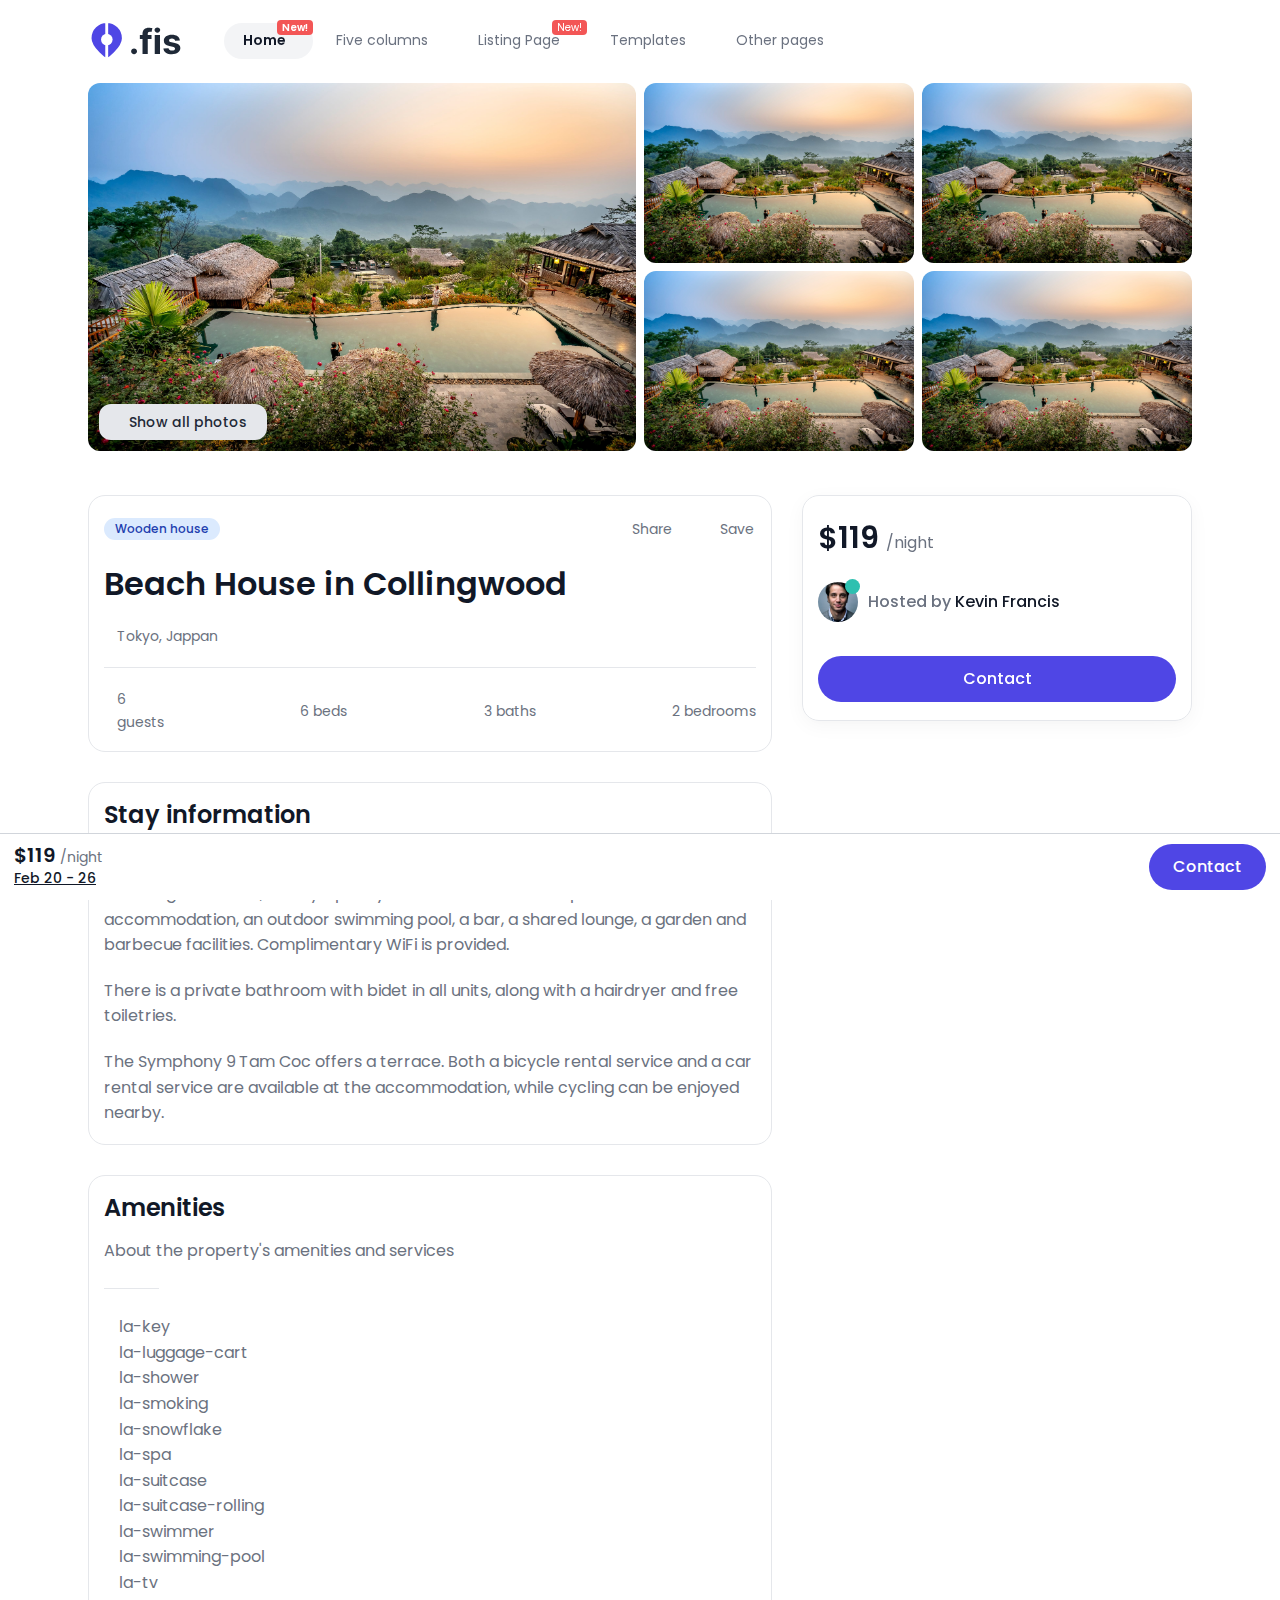
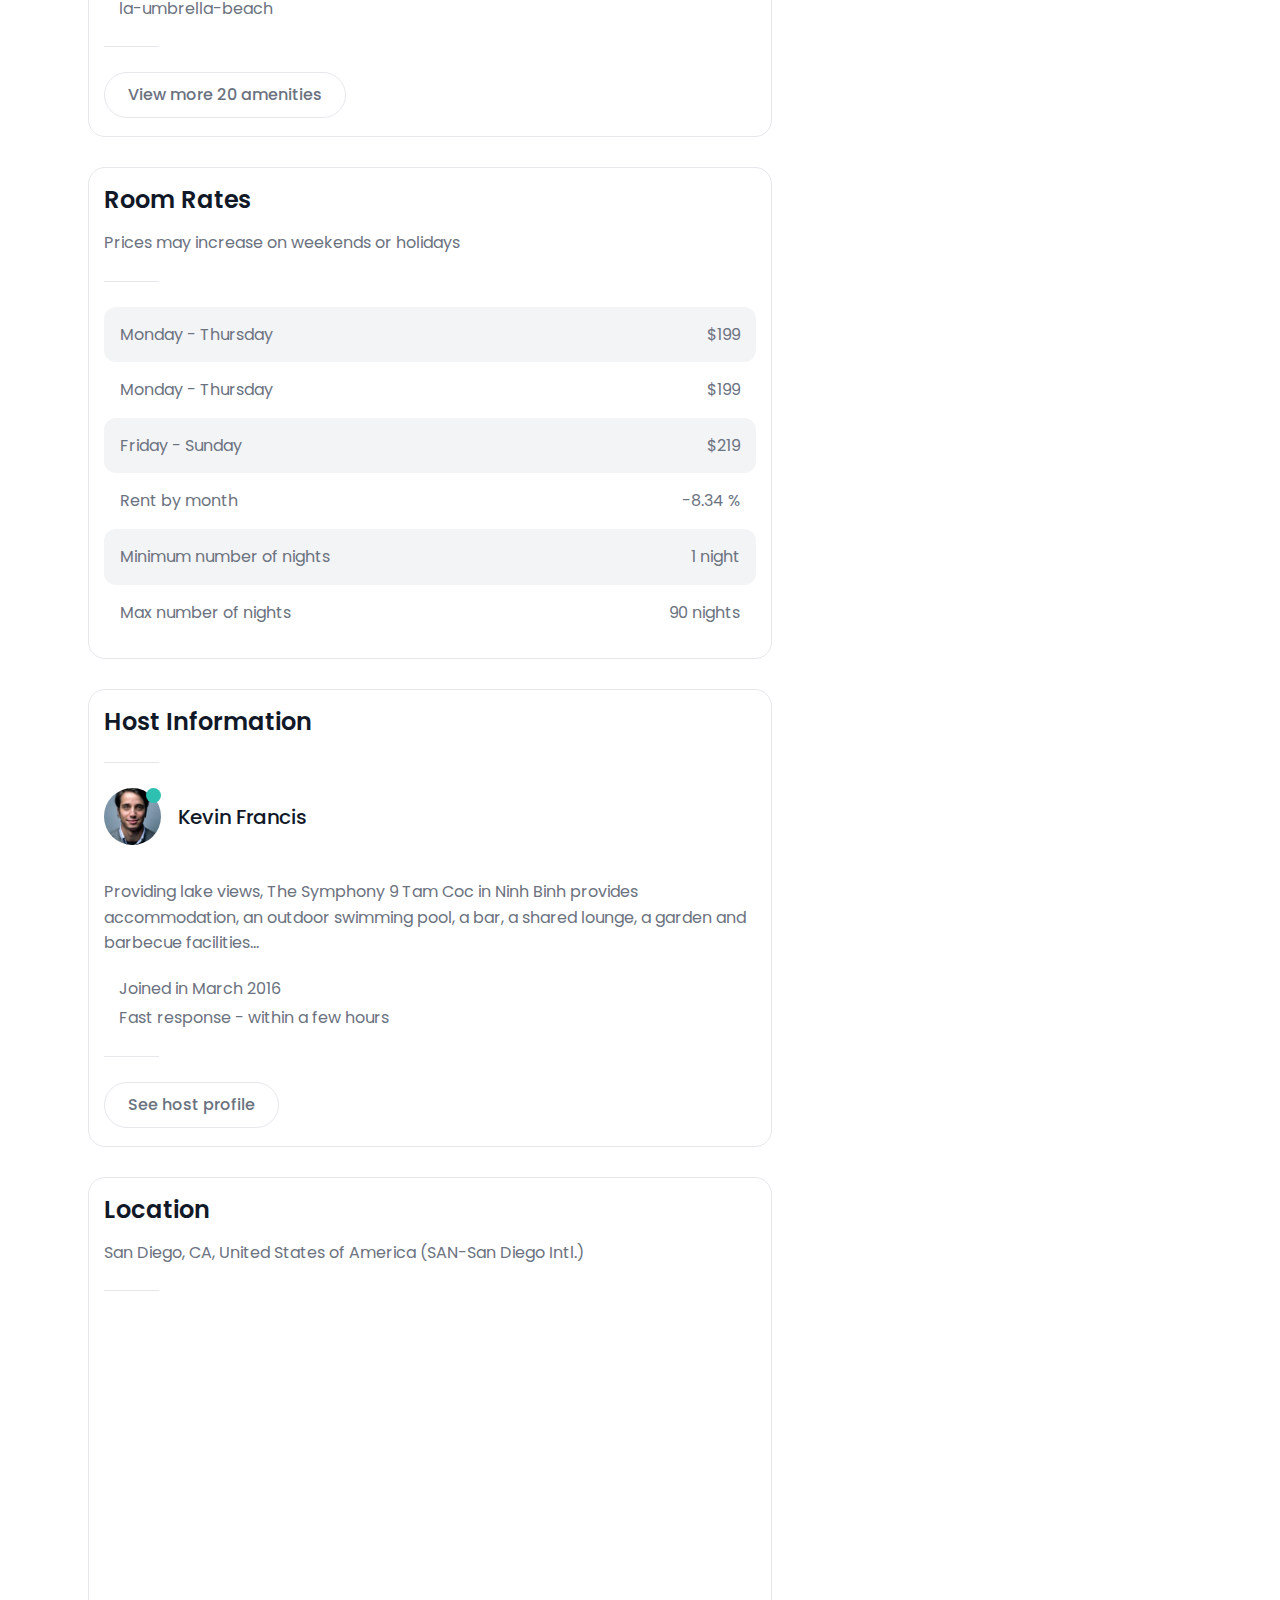
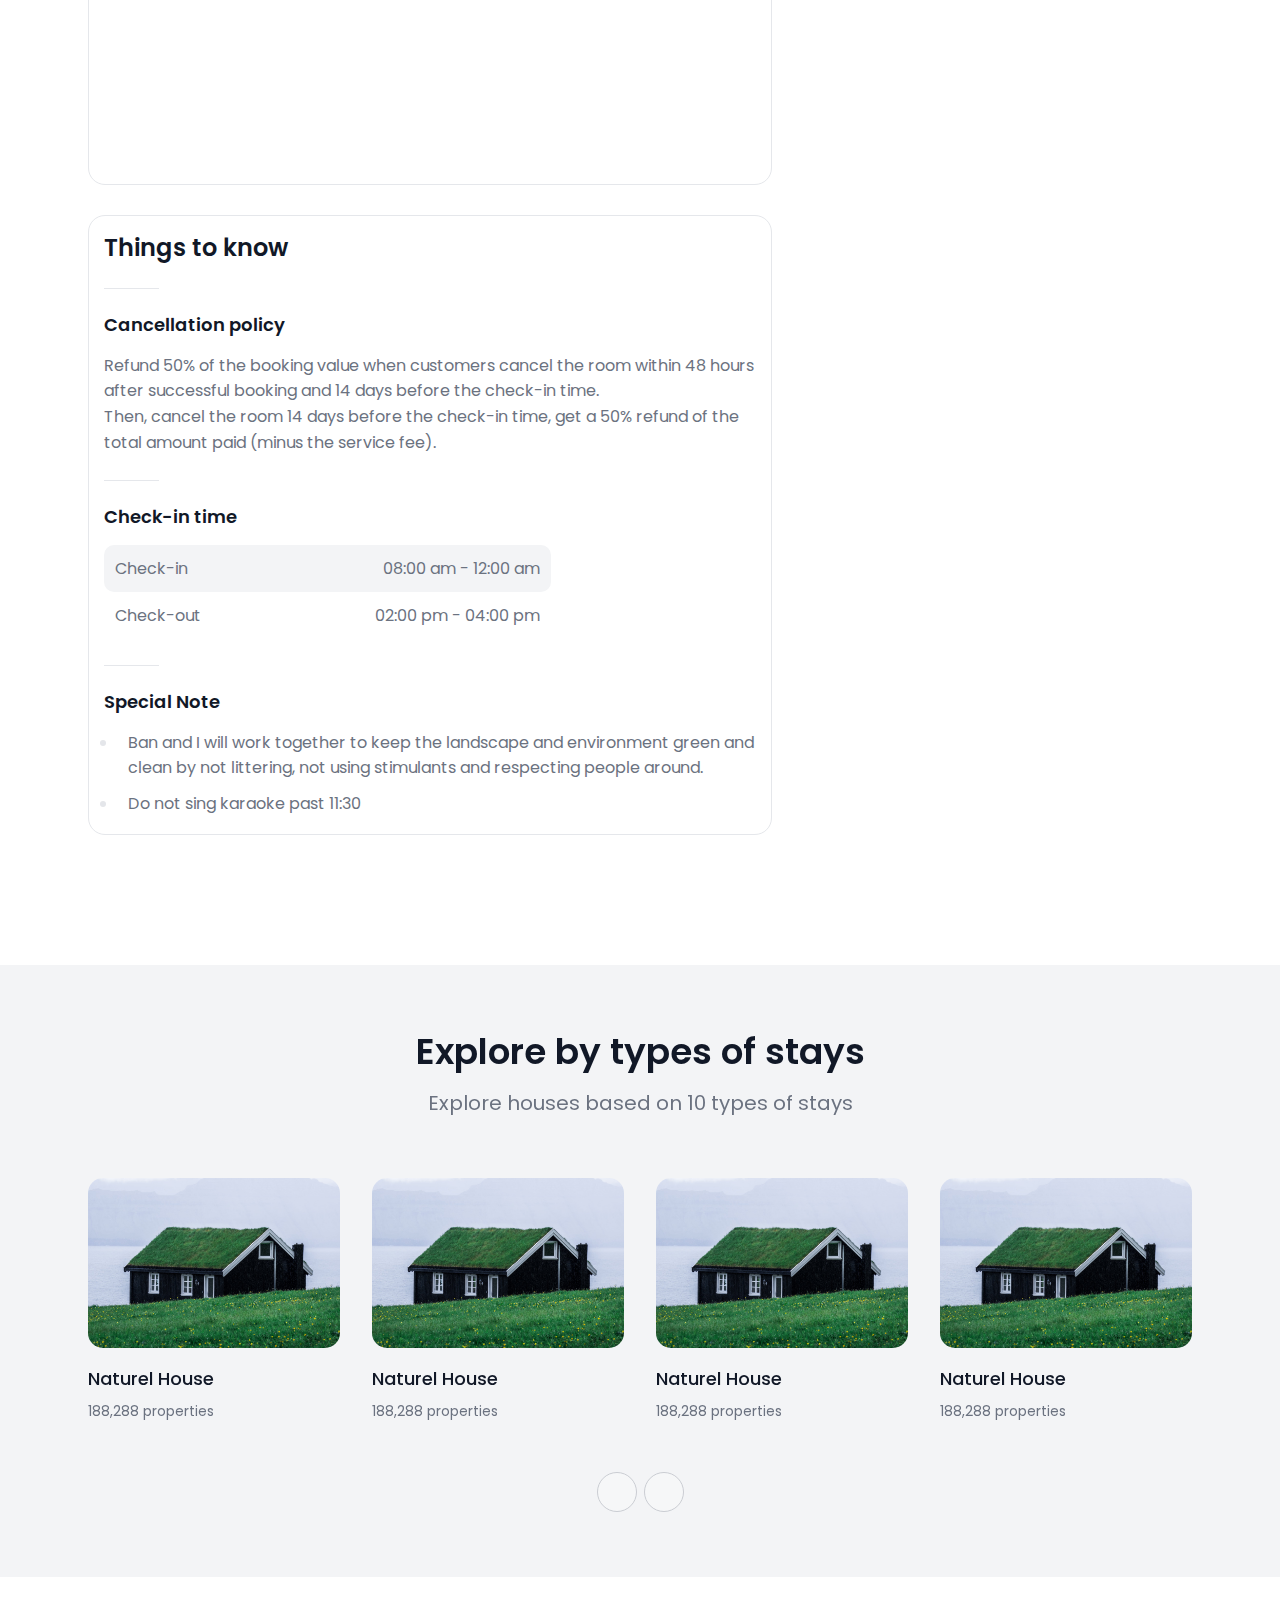
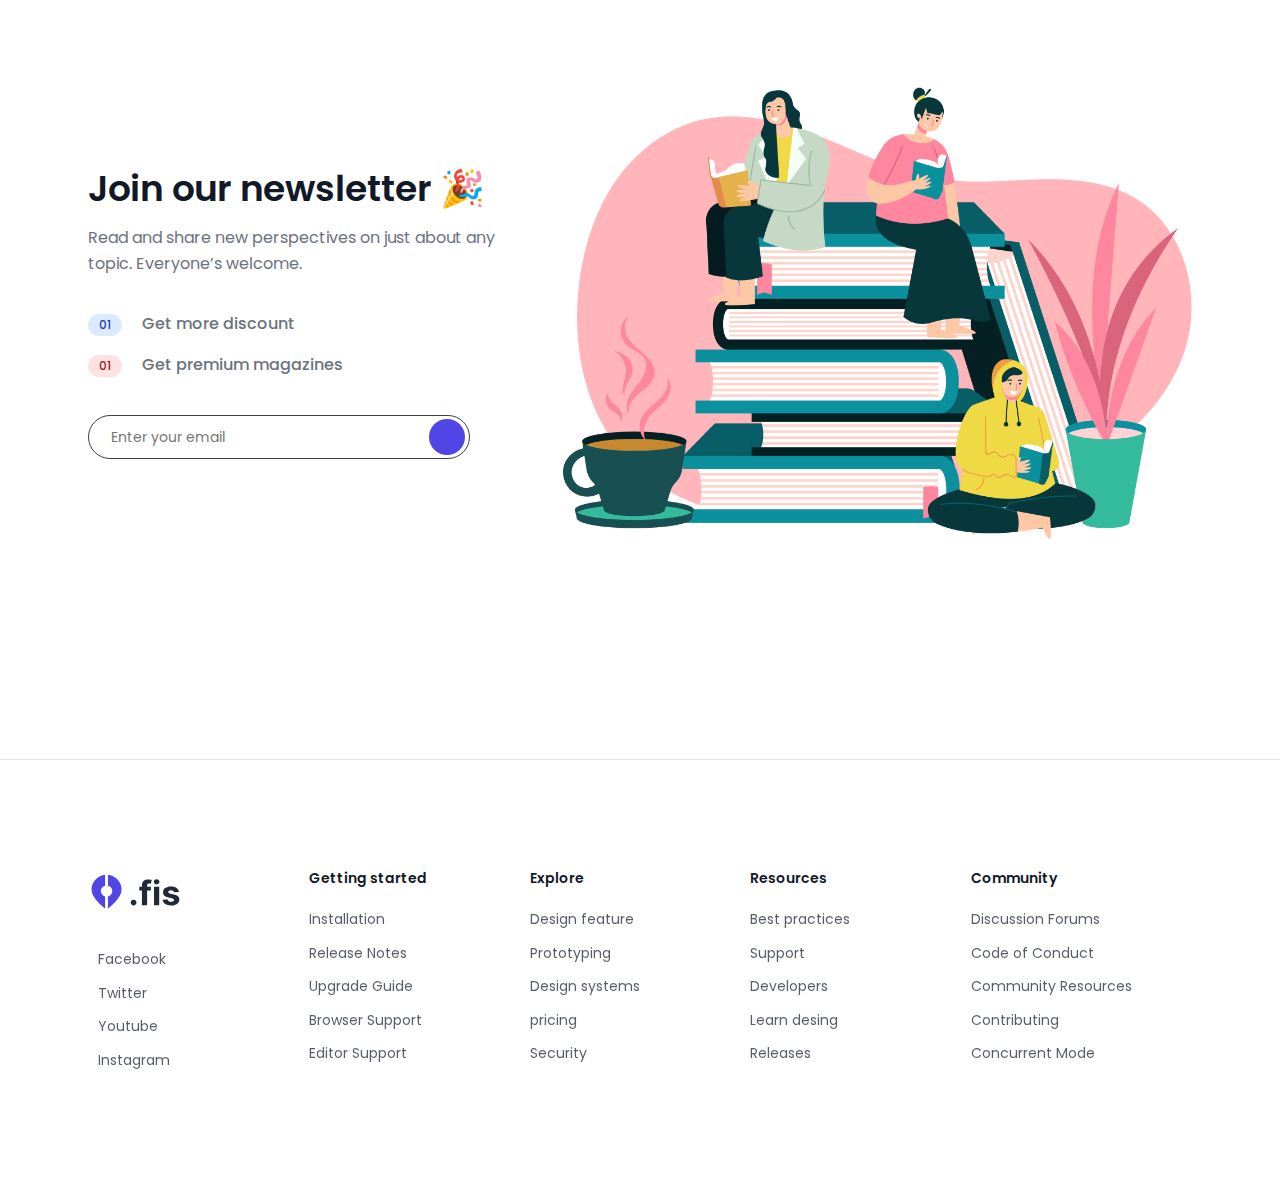
<file: listing-stay-details.html>
<!DOCTYPE html>
<html lang="en">
  <head>
    <meta charset="utf-8" />
    <title>Chisfix || Booking</title>
    <meta
      name="viewport"
      content="width=device-width, initial-scale=1, shrink-to-fit=no"
    />
    <meta name="description" content="Site description will be here" />
    <link rel="stylesheet" type="text/css" href="css/bootstrap.min.css" />
    <link rel="stylesheet" type="text/css" href="css/owl.carousel.min.css" />
    <link
      href="https://kit-pro.fontawesome.com/releases/v5.15.2/css/pro.min.css"
      rel="stylesheet"
    />
    <link
      rel="stylesheet"
      href="https://maxst.icons8.com/vue-static/landings/line-awesome/line-awesome/1.3.0/css/line-awesome.min.css"
    />
    <link rel="stylesheet" href="css/nice-select.css" />
    <link rel="stylesheet" href="css/jquery-ui.1.10.4.css" />
    <link rel="stylesheet" href="css/default-edit.css" />
    <link rel="stylesheet" type="text/css" href="style.css" />
    <link rel="stylesheet" type="text/css" href="css/responsive.css" />
    <!--End ALL STYLESHEET -->
  </head>

  <body>
    <!-- preloader -->
    <div id="preloader"></div>
    <!-- preloader-end -->
    <!-- main-wrap -->
    <div class="main-wrap">
      <!-- offcanvas-start -->
      <div class="offcanvas-menu">
        <div class="offmenu" id="menuParent">
          <a href="#" class="offcanvas-close"><i class="fal fa-times"></i></a>
          <div class="offcanvas__header">
            <a href="index.html" class="off-logo">
              <svg
                width="95px"
                class="w-full hidden dark:block"
                viewBox="0 0 65 32"
                fill="none"
                xmlns="http://www.w3.org/2000/svg"
              >
                <path
                  d="M24.4444 14.0325C24.4444 21.4807 12.9444 29.3945 12.9444 29.3945C12.9444 29.3945 1.44444 21.4807 1.44444 14.0325C1.44444 7.51522 6.84722 2.39453 12.9444 2.39453C19.0417 2.39453 24.4444 7.51522 24.4444 14.0325Z"
                  fill="#4F46E5"
                ></path>
                <path
                  d="M12.9444 29.3945C12.9444 29.3945 24.4444 21.4807 24.4444 14.0325C24.4444 7.51522 19.0417 2.39453 12.9444 2.39453C6.84722 2.39453 1.44444 7.51522 1.44444 14.0325C1.44444 21.4807 12.9444 29.3945 12.9444 29.3945ZM12.9444 29.3945V2.6807"
                  stroke="white"
                  stroke-width="2"
                  stroke-linecap="round"
                  stroke-linejoin="round"
                ></path>
                <circle cx="13" cy="15" r="4" fill="white"></circle>
                <path
                  d="M31.8601 25.2216C32.951 25.2216 33.897 24.3097 33.9055 23.1761C33.897 22.0597 32.951 21.1477 31.8601 21.1477C30.7351 21.1477 29.8061 22.0597 29.8146 23.1761C29.8061 24.3097 30.7351 25.2216 31.8601 25.2216ZM43.9261 11.9091H41.3267V11.0312C41.3267 10.1449 41.6847 9.625 42.75 9.625C43.1847 9.625 43.6278 9.71875 43.9176 9.8125L44.5568 7.08523C44.1051 6.94886 43.108 6.72727 41.9915 6.72727C39.5284 6.72727 37.696 8.11648 37.696 10.9631V11.9091H35.8466V14.6364H37.696V25H41.3267V14.6364H43.9261V11.9091ZM46.1442 25H49.7749V11.9091H46.1442V25ZM47.968 10.2216C49.0504 10.2216 49.9368 9.39489 49.9368 8.38068C49.9368 7.375 49.0504 6.54829 47.968 6.54829C46.8942 6.54829 46.0078 7.375 46.0078 8.38068C46.0078 9.39489 46.8942 10.2216 47.968 10.2216ZM63.5753 15.642C63.2514 13.2301 61.3082 11.7386 58.0014 11.7386C54.652 11.7386 52.4446 13.2898 52.4531 15.8125C52.4446 17.7727 53.6804 19.0426 56.2372 19.554L58.5043 20.0057C59.6463 20.2358 60.1662 20.6534 60.1832 21.3097C60.1662 22.0852 59.3224 22.6392 58.0526 22.6392C56.7571 22.6392 55.8963 22.0852 55.6747 21.0199L52.1037 21.2074C52.4446 23.7131 54.5753 25.2557 58.044 25.2557C61.4361 25.2557 63.8651 23.5256 63.8736 20.9432C63.8651 19.0511 62.6293 17.9176 60.0895 17.3977L57.7202 16.9205C56.5014 16.6562 56.0497 16.2386 56.0582 15.608C56.0497 14.8239 56.9361 14.3125 58.0611 14.3125C59.3224 14.3125 60.0724 15.0028 60.2514 15.8466L63.5753 15.642Z"
                  fill="white"
                ></path>
              </svg>
            </a>
            <h4>
              Discover the most outstanding articles on all topics of life.
              Write your stories and share them
            </h4>

            <ul class="sc-menu">
              <li>
                <a href="#"><i class="fab fa-facebook-square"></i></a>
              </li>
              <li>
                <a href="#"><i class="fab fa-twitter"></i></a>
              </li>
              <li>
                <a href="#"><i class="fab fa-youtube"></i></a>
              </li>
              <li>
                <a href="#"><i class="fab fa-instagram"></i></a>
              </li>
            </ul>
          </div>
          <div class="offcanvas__body">
            <div class="mobile-menu">
              <ul>
                <li>
                  <a data-bs-toggle="collapse" data-bs-target="#mbm-1" href="#">
                    <span class="txt">Home</span>
                    <i class="far fa-chevron-down chevron"></i>
                  </a>
                  <ul class="collapse" id="mbm-1">
                    <li><a href="#">Online Booking</a></li>
                    <li><a href="#">Real Estate</a></li>
                    <li><a href="#">Home - 3</a></li>
                  </ul>
                </li>
                <li>
                  <a data-bs-toggle="collapse" data-bs-target="#mbm-1" href="#">
                    <span class="txt">FIVE COLUMNS</span>
                  </a>
                </li>
                <li>
                  <a data-bs-toggle="collapse" data-bs-target="#mbm-3" href="#">
                    <span class="txt">LISTING PAGE</span>
                    <i class="far fa-chevron-down chevron"></i>
                  </a>
                  <ul class="collapse" id="mbm-3">
                    <li>
                      <a
                        data-bs-toggle="collapse"
                        data-bs-target="#mbm-3-1"
                        href="#"
                        ><span class="txt">Stay Listing</span
                        ><i class="far fa-chevron-down chevron"></i
                      ></a>
                      <ul class="collapse" id="mbm-3-1">
                        <li><a href="#">Stay page</a></li>
                        <li><a href="#">Stay page (map)</a></li>
                        <li><a href="#">Stay Detail</a></li>
                      </ul>
                    </li>
                    <li>
                      <a
                        data-bs-toggle="collapse"
                        data-bs-target="#mbm-3-2"
                        href="#"
                        ><span class="txt">Experiences listing</span
                        ><i class="far fa-chevron-down chevron"></i
                      ></a>
                      <ul class="collapse" id="mbm-3-2">
                        <li><a href="#">Stay page</a></li>
                        <li><a href="#">Stay page (map)</a></li>
                        <li><a href="#">Stay Detail</a></li>
                      </ul>
                    </li>
                    <li>
                      <a
                        data-bs-toggle="collapse"
                        data-bs-target="#mbm-3-3"
                        href="#"
                        ><span class="txt">Cars listing</span
                        ><i class="far fa-chevron-down chevron"></i
                      ></a>
                      <ul class="collapse" id="mbm-3-3">
                        <li><a href="#">Stay page</a></li>
                        <li><a href="#">Stay page (map)</a></li>
                        <li><a href="#">Stay Detail</a></li>
                      </ul>
                    </li>
                    <li>
                      <a
                        data-bs-toggle="collapse"
                        data-bs-target="#mbm-3-4"
                        href="#"
                        ><span class="txt">Real Estate Listings</span
                        ><i class="far fa-chevron-down chevron"></i
                      ></a>
                      <ul class="collapse" id="mbm-3-4">
                        <li><a href="#">Stay page</a></li>
                        <li><a href="#">Stay page (map)</a></li>
                        <li><a href="#">Stay Detail</a></li>
                      </ul>
                    </li>
                    <li>
                      <a href="#"
                        ><span class="txt">Stay Listing</span>Flights Listing</a
                      >
                    </li>
                  </ul>
                </li>
                <li>
                  <a data-bs-toggle="collapse" data-bs-target="#mbm-4" href="#">
                    <span class="txt">TEMPLATES</span>
                    <i class="far fa-chevron-down chevron"></i>
                  </a>
                  <ul class="collapse" id="mbm-4">
                    <li>
                      <a
                        data-bs-toggle="collapse"
                        data-bs-target="#mbm-4-1"
                        href="#"
                        ><span class="txt">Add Listings</span
                        ><i class="far fa-chevron-down chevron"></i
                      ></a>
                      <ul class="collapse" id="mbm-4-1">
                        <li>
                          <a href="#">
                            <span class="txt">Add Listing 1</span>
                          </a>
                        </li>
                        <li>
                          <a href="#">
                            <span class="txt">Add Listing 2</span>
                          </a>
                        </li>
                        <li>
                          <a href="#">
                            <span class="txt">Add Listing 3</span>
                          </a>
                        </li>
                        <li>
                          <a href="#">
                            <span class="txt">Add Listing 4</span>
                          </a>
                        </li>
                        <li>
                          <a href="#">
                            <span class="txt">Add Listing 5</span>
                          </a>
                        </li>
                        <li>
                          <a href="#">
                            <span class="txt">Add Listing 6</span>
                          </a>
                        </li>
                        <li>
                          <a href="#">
                            <span class="txt">Add Listing 7</span>
                          </a>
                        </li>
                        <li>
                          <a href="#">
                            <span class="txt">Add Listing 8</span>
                          </a>
                        </li>
                        <li>
                          <a href="#">
                            <span class="txt">Add Listing 9</span>
                          </a>
                        </li>
                        <li>
                          <a href="#">
                            <span class="txt">Add Listing 10</span>
                          </a>
                        </li>
                      </ul>
                    </li>
                    <li><a href="#">Checkout</a></li>
                    <li><a href="#">Pay done</a></li>
                    <li><a href="#">Another Page</a></li>
                    <li><a href="#">Account Page</a></li>
                  </ul>
                </li>
                <li>
                  <a data-bs-toggle="collapse" data-bs-target="#mbm-5" href="#">
                    <span class="txt">OTHER PAGES</span>
                    <i class="far fa-chevron-down chevron"></i>
                  </a>
                  <ul class="collapse" id="mbm-5">
                    <li>
                      <a href="#">
                        <span class="txt">Blog Page</span>
                      </a>
                    </li>
                    <li>
                      <a href="#">
                        <span class="txt">Blog Single</span>
                      </a>
                    </li>
                    <li>
                      <a href="#">
                        <span class="txt">About</span>
                      </a>
                    </li>
                    <li>
                      <a href="#">
                        <span class="txt">Contact us</span>
                      </a>
                    </li>
                    <li>
                      <a href="#">
                        <span class="txt">Login</span>
                      </a>
                    </li>
                    <li>
                      <a href="#">
                        <span class="txt">Signup</span>
                      </a>
                    </li>
                    <li>
                      <a href="#">
                        <span class="txt">Subscription</span>
                      </a>
                    </li>
                  </ul>
                </li>
              </ul>
            </div>
          </div>
        </div>
      </div>
      <div class="offcanvas-overlay"></div>
      <!-- offcanvas-start-end -->

      <!-- search-canvas -->
      <div class="search-canvas">
        <div class="search-canvas__inner">
          <a href="#" class="search-canvas-close">
            <i class="fal fa-times"></i>
          </a>
          <div class="search-canvas-title">
            <ul class="t-tab-nv nav">
              <li><a class="active" href="#">Buy</a></li>
              <li><a href="#">Rent</a></li>
              <li><a href="#">Sold</a></li>
            </ul>
          </div>
          <div class="search-canvas__tab-content tab-content">
            <!-- tab-pane -->
            <div class="search-canvas__tab-pane tab-pane show active">
              <div class="s-canvas-content">
                <div class="s-canvas__item">
                  <div class="s-canvas__item__main">
                    <h3>Where to find?</h3>
                    <div class="sci-search-box">
                      <input
                        type="text"
                        class="input"
                        placeholder="Search destinations"
                      />
                      <i class="far fa-search search-icon"></i>
                    </div>
                    <h4 class="t-h4">Popular destinations</h4>
                    <ul class="hsd-n-menu">
                      <li>
                        <a href="#">
                          <div class="icon">
                            <i class="far fa-map-marker-alt"></i>
                          </div>
                          <span class="txt">Hamptons, Suffolk County, NY</span>
                        </a>
                      </li>
                      <li>
                        <a href="#">
                          <div class="icon">
                            <i class="far fa-map-marker-alt"></i>
                          </div>
                          <span class="txt">Hamptons, Suffolk County, NY</span>
                        </a>
                      </li>
                      <li>
                        <a href="#">
                          <div class="icon">
                            <i class="far fa-map-marker-alt"></i>
                          </div>
                          <span class="txt">Hamptons, Suffolk County, NY</span>
                        </a>
                      </li>
                      <li>
                        <a href="#">
                          <div class="icon">
                            <i class="far fa-map-marker-alt"></i>
                          </div>
                          <span class="txt">Hamptons, Suffolk County, NY</span>
                        </a>
                      </li>
                    </ul>
                  </div>
                </div>
                <div class="s-canvas__item">
                  <div class="s-canvas__item__main">
                    <h3 class="pb-2">Property types</h3>
                    <ul class="sel-ul px-0">
                      <li>
                        <label class="sel-label">
                          <input
                            type="checkbox"
                            class="checkbox checkbox-model"
                          />
                          <div class="sel-label-tc">
                            <h4>Duplex House</h4>
                            <p>Have a place to yourself</p>
                          </div>
                        </label>
                      </li>
                      <li>
                        <label class="sel-label">
                          <input
                            type="checkbox"
                            class="checkbox checkbox-model"
                          />
                          <div class="sel-label-tc">
                            <h4>Ferme House</h4>
                            <p>
                              Have your own room and share some common spaces
                            </p>
                          </div>
                        </label>
                      </li>
                      <li>
                        <label class="sel-label">
                          <input
                            type="checkbox"
                            class="checkbox checkbox-model"
                          />
                          <div class="sel-label-tc">
                            <h4>Chalet House</h4>
                            <p>
                              Have a private or shared room in a boutique hotel,
                              hostel, and more
                            </p>
                          </div>
                        </label>
                      </li>
                      <li>
                        <label class="sel-label">
                          <input
                            type="checkbox"
                            class="checkbox checkbox-model"
                          />
                          <div class="sel-label-tc">
                            <h4>Maison House</h4>
                            <p>Stay in a shared space, like a common room</p>
                          </div>
                        </label>
                      </li>
                    </ul>
                  </div>
                </div>
                <div class="s-canvas__item">
                  <div class="s-canvas__item__main">
                    <h3>Range Price?</h3>
                    <div class="range-content px-0 pt-2">
                      <div class="range-slider" id="slider-range-mobile"></div>
                      <div class="range-slider-values-wrap">
                        <div class="range-slider-value-single">
                          <h4>Min price</h4>
                          <input
                            type="text"
                            class="input"
                            id="min-amount-mobile"
                            readonly
                          />
                        </div>
                        <div class="range-slider-value-single">
                          <h4>Min price</h4>
                          <input
                            type="text"
                            class="input"
                            type="text"
                            id="max-amount-mobile"
                            readonly
                          />
                        </div>
                      </div>
                    </div>
                  </div>
                </div>
                <div class="s-canvas__item">
                  <div class="s-canvas__item__srt">
                    <p>Property</p>
                    <h4>Selected value here</h4>
                  </div>
                </div>
              </div>
            </div>
            <!-- tab-pane-end -->
          </div>
        </div>

        <div class="search-canvas-final">
          <a href="#" class="clear-button text-button">Clear All</a>
          <a
            href="#"
            class="default-button default-button--theme2 default-button--lr"
          >
            <i class="far fa-search"></i>
            <span class="txt">Search</span>
          </a>
        </div>
      </div>
      <!-- search-canvas-end -->

      <!-- header-section -->
      <header class="header-section header--border-less" id="sticky-header">
        <div class="header-in">
          <div class="container">
            <div class="header-section__inner">
              <div class="header__left">
                <a href="index.html" class="header-logo d-md-block d-none">
                  <img src="images/logo-black.svg" alt="" class="cont__light" />
                  <img src="images/logo.svg" alt="" class="cont__dark" />
                </a>
                <div class="main-menu d-lg-block d-none">
                  <ul>
                    <li>
                      <a class="active" href="#">
                        <span class="bdg">New!</span>
                        <span class="txt">Home</span>
                        <i class="far fa-chevron-down chevron-down"></i>
                      </a>
                      <div class="main-dropdown-menu main-dropdown-menu--lv2">
                        <ul class="dropdown-ul">
                          <li>
                            <a href="#"
                              ><strong class="fw-600">Online Booking</strong></a
                            >
                          </li>
                          <li>
                            <a href="#"
                              ><span class="txt">Real Estate</span
                              ><span class="n-bdg">New!</span></a
                            >
                          </li>
                          <li>
                            <a href="#"
                              ><span class="txt">Home - 3</span
                              ><span class="n-bdg">New!</span></a
                            >
                          </li>
                        </ul>
                      </div>
                    </li>
                    <li class="position-static">
                      <a href="#">
                        <span class="txt">Five columns</span>
                        <i class="far fa-chevron-down chevron-down"></i>
                      </a>
                      <div
                        class="main-dropdown-menu main-dropdown-menu--megamenu main-dropdown-menu--lv2"
                      >
                        <div class="megamenu-ul-wrap">
                          <ul class="dropdown-ul dropdown-ul--in-mg">
                            <li class="meta-li">
                              <div class="image">
                                <img
                                  src="images/megamenu-image-1.jpg"
                                  alt=""
                                  class="img"
                                />
                              </div>
                              <h4>Company</h4>
                            </li>
                            <li>
                              <a href="#">
                                <span class="txt">Katz</span>
                              </a>
                            </li>
                            <li>
                              <a href="#">
                                <span class="txt">Livefish</span>
                              </a>
                            </li>
                            <li>
                              <a href="#">
                                <span class="txt">Digitube</span>
                              </a>
                            </li>
                            <li>
                              <a href="#">
                                <span class="txt">Midel</span>
                              </a>
                            </li>
                            <li>
                              <a href="#">
                                <span class="txt">Rhyloo</span>
                              </a>
                            </li>
                            <li>
                              <a href="#">
                                <span class="txt">Innojam</span>
                              </a>
                            </li>
                          </ul>
                          <ul class="dropdown-ul dropdown-ul--in-mg">
                            <li class="meta-li">
                              <div class="image">
                                <img
                                  src="images/megamenu-image-2.jpg"
                                  alt=""
                                  class="img"
                                />
                              </div>
                              <h4>Company</h4>
                            </li>
                            <li>
                              <a href="#">
                                <span class="txt">Katz</span>
                              </a>
                            </li>
                            <li>
                              <a href="#">
                                <span class="txt">Livefish</span>
                              </a>
                            </li>
                            <li>
                              <a href="#">
                                <span class="txt">Digitube</span>
                              </a>
                            </li>
                            <li>
                              <a href="#">
                                <span class="txt">Midel</span>
                              </a>
                            </li>
                            <li>
                              <a href="#">
                                <span class="txt">Rhyloo</span>
                              </a>
                            </li>
                            <li>
                              <a href="#">
                                <span class="txt">Innojam</span>
                              </a>
                            </li>
                          </ul>
                          <ul class="dropdown-ul dropdown-ul--in-mg">
                            <li class="meta-li">
                              <div class="image">
                                <img
                                  src="images/megamenu-image-3.jpg"
                                  alt=""
                                  class="img"
                                />
                              </div>
                              <h4>Company</h4>
                            </li>
                            <li>
                              <a href="#">
                                <span class="txt">Katz</span>
                              </a>
                            </li>
                            <li>
                              <a href="#">
                                <span class="txt">Livefish</span>
                              </a>
                            </li>
                            <li>
                              <a href="#">
                                <span class="txt">Digitube</span>
                              </a>
                            </li>
                            <li>
                              <a href="#">
                                <span class="txt">Midel</span>
                              </a>
                            </li>
                            <li>
                              <a href="#">
                                <span class="txt">Rhyloo</span>
                              </a>
                            </li>
                            <li>
                              <a href="#">
                                <span class="txt">Innojam</span>
                              </a>
                            </li>
                          </ul>
                          <ul class="dropdown-ul dropdown-ul--in-mg">
                            <li class="meta-li">
                              <div class="image">
                                <img
                                  src="images/megamenu-image-4.jpg"
                                  alt=""
                                  class="img"
                                />
                              </div>
                              <h4>Company</h4>
                            </li>
                            <li>
                              <a href="#">
                                <span class="txt">Katz</span>
                              </a>
                            </li>
                            <li>
                              <a href="#">
                                <span class="txt">Livefish</span>
                              </a>
                            </li>
                            <li>
                              <a href="#">
                                <span class="txt">Digitube</span>
                              </a>
                            </li>
                            <li>
                              <a href="#">
                                <span class="txt">Midel</span>
                              </a>
                            </li>
                            <li>
                              <a href="#">
                                <span class="txt">Rhyloo</span>
                              </a>
                            </li>
                            <li>
                              <a href="#">
                                <span class="txt">Innojam</span>
                              </a>
                            </li>
                          </ul>
                          <ul class="dropdown-ul dropdown-ul--in-mg">
                            <li class="meta-li">
                              <div class="image">
                                <img
                                  src="images/megamenu-image-5.jpg"
                                  alt=""
                                  class="img"
                                />
                              </div>
                              <h4>Company</h4>
                            </li>
                            <li>
                              <a href="#">
                                <span class="txt">Katz</span>
                              </a>
                            </li>
                            <li>
                              <a href="#">
                                <span class="txt">Livefish</span>
                              </a>
                            </li>
                            <li>
                              <a href="#">
                                <span class="txt">Digitube</span>
                              </a>
                            </li>
                            <li>
                              <a href="#">
                                <span class="txt">Midel</span>
                              </a>
                            </li>
                            <li>
                              <a href="#">
                                <span class="txt">Rhyloo</span>
                              </a>
                            </li>
                            <li>
                              <a href="#">
                                <span class="txt">Innojam</span>
                              </a>
                            </li>
                          </ul>
                        </div>
                      </div>
                    </li>
                    <li>
                      <a href="#">
                        <span class="bdg">New!</span>
                        <span class="txt">Listing Page</span>
                        <i class="far fa-chevron-down chevron-down"></i>
                      </a>
                      <div class="main-dropdown-menu main-dropdown-menu--lv2">
                        <ul class="dropdown-ul">
                          <li>
                            <a href="#">
                              <span class="txt">Stay listing</span>
                              <i class="far fa-chevron-down chevron"></i>
                            </a>
                            <div
                              class="main-dropdown-menu main-dropdown-menu--lv3"
                            >
                              <ul class="dropdown-ul">
                                <li>
                                  <a href="#">
                                    <span class="txt">Stay page</span>
                                  </a>
                                </li>
                                <li>
                                  <a href="#">
                                    <span class="txt">Stay page (map)</span>
                                  </a>
                                </li>
                                <li>
                                  <a href="#">
                                    <span class="txt">Stay Detail</span>
                                  </a>
                                </li>
                              </ul>
                            </div>
                          </li>
                          <li>
                            <a href="#">
                              <span class="txt">Experiences listing</span>
                              <i class="far fa-chevron-down chevron"></i>
                            </a>
                            <div
                              class="main-dropdown-menu main-dropdown-menu--lv3"
                            >
                              <ul class="dropdown-ul">
                                <li>
                                  <a href="#">
                                    <span class="txt">Experience page</span>
                                  </a>
                                </li>
                                <li>
                                  <a href="#">
                                    <span class="txt"
                                      >Experience page (map)</span
                                    >
                                  </a>
                                </li>
                                <li>
                                  <a href="#">
                                    <span class="txt">Experience Detail</span>
                                  </a>
                                </li>
                              </ul>
                            </div>
                          </li>
                          <li>
                            <a href="#">
                              <span class="txt">Cars listing</span>
                              <i class="far fa-chevron-down chevron"></i>
                            </a>
                            <div
                              class="main-dropdown-menu main-dropdown-menu--lv3"
                            >
                              <ul class="dropdown-ul">
                                <li>
                                  <a href="#">
                                    <span class="txt">Cars page</span>
                                  </a>
                                </li>
                                <li>
                                  <a href="#">
                                    <span class="txt">Cars page (map)</span>
                                  </a>
                                </li>
                                <li>
                                  <a href="#">
                                    <span class="txt">Cars Detail</span>
                                  </a>
                                </li>
                              </ul>
                            </div>
                          </li>
                          <li>
                            <a href="#">
                              <span class="txt">Real Estate listing</span>
                              <i class="far fa-chevron-down chevron"></i>
                            </a>
                            <div
                              class="main-dropdown-menu main-dropdown-menu--lv3"
                            >
                              <ul class="dropdown-ul">
                                <li>
                                  <a href="#">
                                    <span class="txt">Real Estate Listing</span>
                                  </a>
                                </li>
                                <li>
                                  <a href="#">
                                    <span class="txt">Real Estate map</span>
                                  </a>
                                </li>
                              </ul>
                            </div>
                          </li>
                          <li>
                            <a href="#"
                              ><span class="txt">Flights listing</span
                              ><span class="n-bdg">New!</span></a
                            >
                          </li>
                        </ul>
                      </div>
                    </li>
                    <li>
                      <a href="#">
                        <span class="txt">Templates</span>
                        <i class="far fa-chevron-down chevron-down"></i>
                      </a>
                      <div class="main-dropdown-menu main-dropdown-menu--lv2">
                        <ul class="dropdown-ul">
                          <li>
                            <a href="#">
                              <span class="txt">Add listing</span>
                              <i class="far fa-chevron-down chevron"></i>
                            </a>
                            <div
                              class="main-dropdown-menu main-dropdown-menu--lv3"
                            >
                              <ul class="dropdown-ul">
                                <li>
                                  <a href="#">
                                    <span class="txt">Add Listing 1</span>
                                  </a>
                                </li>
                                <li>
                                  <a href="#">
                                    <span class="txt">Add Listing 2</span>
                                  </a>
                                </li>
                                <li>
                                  <a href="#">
                                    <span class="txt">Add Listing 3</span>
                                  </a>
                                </li>
                                <li>
                                  <a href="#">
                                    <span class="txt">Add Listing 4</span>
                                  </a>
                                </li>
                                <li>
                                  <a href="#">
                                    <span class="txt">Add Listing 5</span>
                                  </a>
                                </li>
                                <li>
                                  <a href="#">
                                    <span class="txt">Add Listing 6</span>
                                  </a>
                                </li>
                                <li>
                                  <a href="#">
                                    <span class="txt">Add Listing 7</span>
                                  </a>
                                </li>
                                <li>
                                  <a href="#">
                                    <span class="txt">Add Listing 8</span>
                                  </a>
                                </li>
                                <li>
                                  <a href="#">
                                    <span class="txt">Add Listing 9</span>
                                  </a>
                                </li>
                                <li>
                                  <a href="#">
                                    <span class="txt">Add Listing 10</span>
                                  </a>
                                </li>
                              </ul>
                            </div>
                          </li>
                          <li>
                            <a href="#">
                              <span class="txt">Checkout</span>
                            </a>
                          </li>
                          <li>
                            <a href="#">
                              <span class="txt">Pay done</span>
                            </a>
                          </li>
                          <li>
                            <a href="#">
                              <span class="txt">Author Page</span>
                            </a>
                          </li>
                          <li>
                            <a href="#">
                              <span class="txt">Account Page</span>
                            </a>
                          </li>
                        </ul>
                      </div>
                    </li>
                    <li>
                      <a href="#">
                        <span class="txt">Other pages</span>
                        <i class="far fa-chevron-down chevron-down"></i>
                      </a>
                      <div class="main-dropdown-menu main-dropdown-menu--lv2">
                        <ul class="dropdown-ul">
                          <li>
                            <a href="#">
                              <span class="txt">Blog Page</span>
                            </a>
                          </li>
                          <li>
                            <a href="#">
                              <span class="txt">Blog Single</span>
                            </a>
                          </li>
                          <li>
                            <a href="#">
                              <span class="txt">About</span>
                            </a>
                          </li>
                          <li>
                            <a href="#">
                              <span class="txt">Contact us</span>
                            </a>
                          </li>
                          <li>
                            <a href="#">
                              <span class="txt">Login</span>
                            </a>
                          </li>
                          <li>
                            <a href="#">
                              <span class="txt">Signup</span>
                            </a>
                          </li>
                          <li>
                            <a href="#">
                              <span class="txt">Subscription</span>
                            </a>
                          </li>
                        </ul>
                      </div>
                    </li>
                  </ul>
                </div>
              </div>

              <a
                href="#"
                class="where-search-button search-canvas-open d-lg-none"
              >
                <div class="icon">
                  <i class="far fa-search"></i>
                </div>
                <div class="tc">
                  <h4>Where to?</h4>
                  <p>Anywhere • Any week • Add guests</p>
                </div>
                <div class="re-item">
                  <svg
                    width="18px"
                    viewBox="0 0 16 16"
                    aria-hidden="true"
                    role="presentation"
                    focusable="false"
                    class="block w-4 h-4"
                    fill="currentColor"
                  >
                    <path
                      d="M5 8c1.306 0 2.418.835 2.83 2H14v2H7.829A3.001 3.001 0 1 1 5 8zm0 2a1 1 0 1 0 0 2 1 1 0 0 0 0-2zm6-8a3 3 0 1 1-2.829 4H2V4h6.17A3.001 3.001 0 0 1 11 2zm0 2a1 1 0 1 0 0 2 1 1 0 0 0 0-2z"
                    ></path>
                  </svg>
                </div>
              </a>

              <div class="header__right d-xxl-flex d-none">
                <div class="hr-search dropdown">
                  <a href="#" class="t-button" data-bs-toggle="dropdown"
                    ><i class="fal fa-search fa-flip-horizontal"></i
                  ></a>
                  <div
                    class="hr-search-dropdown dropdown-menu dropdown-menu-end"
                  >
                    <input
                      type="text"
                      class="input"
                      placeholder="Type and press enter"
                    />
                  </div>
                </div>
                <a href="#" class="default-button">Sing up</a>
              </div>

              <a
                href="#"
                class="offcanvas-open offcanvas-open-header d-xxl-none d-md-block d-none"
                ><i class="far fa-bars"></i
              ></a>
            </div>
          </div>
        </div>
      </header>
      <!--End header-section -->

      <!-- mobile-menu-bar -->
      <div class="mobile-menu-bar d-md-none">
        <ul class="mobile-bar-menu">
          <li>
            <a class="active" href="#">
              <div class="icon">
                <i class="fal fa-search"></i>
              </div>
              <div class="txt">Explore</div>
            </a>
          </li>
          <li>
            <a href="#">
              <div class="icon">
                <i class="fal fa-heart"></i>
              </div>
              <div class="txt">Whishlists</div>
            </a>
          </li>
          <li>
            <a href="#">
              <div class="icon">
                <i class="fal fa-user"></i>
              </div>
              <div class="txt">Log in</div>
            </a>
          </li>
          <li>
            <a class="offcanvas-open" href="#">
              <div class="icon">
                <i class="fal fa-bars"></i>
              </div>
              <div class="txt">Menu</div>
            </a>
          </li>
        </ul>
      </div>
      <!-- mobile-menu-bar-end -->

      <!-- main -->
      <main>
        <!-- gallery-section -->
        <section class="gallery-section py-0">
          <div class="container">
            <div class="gallery-section__inner">
              <div class="gallery__grid">
                <div class="gallery__grid__item gallery__grid__item--max">
                  <img src="images/gallery-img-1.jpg" alt="" class="img" />
                  <a href="#" class="all-button">
                    <i class="fad fa-th-large"></i>
                    <span class="txt">Show all photos</span>
                  </a>
                </div>
                <div class="gallery__grid__item">
                  <img src="images/gallery-img-1.jpg" alt="" class="img" />
                </div>
                <div class="gallery__grid__item">
                  <img src="images/gallery-img-1.jpg" alt="" class="img" />
                </div>
                <div class="gallery__grid__item">
                  <img src="images/gallery-img-1.jpg" alt="" class="img" />
                </div>
                <div class="gallery__grid__item">
                  <img src="images/gallery-img-1.jpg" alt="" class="img" />
                </div>
              </div>
            </div>
          </div>
        </section>
        <!-- gallery-section-end -->

        <!-- img-modal -->
        <div class="img-modal">
          <a href="#" class="img-modal-close">
            <i class="fal fa-times"></i>
          </a>
          <div class="img-modal-counter" id="img-modal-counter"></div>
          <div class="img-modal-slider__outer">
            <div
              class="img-modal-slider img-modal-slider-active slider-arrow-1 owl-carousel"
            >
              <div class="img-modal-slide">
                <div class="image">
                  <img src="images/gallery-img-1.jpg" alt="" class="img" />
                </div>
              </div>
              <div class="img-modal-slide">
                <div class="image">
                  <img src="images/gallery-img-1.jpg" alt="" class="img" />
                </div>
              </div>
              <div class="img-modal-slide">
                <div class="image">
                  <img src="images/gallery-img-1.jpg" alt="" class="img" />
                </div>
              </div>
              <div class="img-modal-slide">
                <div class="image">
                  <img src="images/gallery-img-1.jpg" alt="" class="img" />
                </div>
              </div>
              <div class="img-modal-slide">
                <div class="image">
                  <img src="images/gallery-img-1.jpg" alt="" class="img" />
                </div>
              </div>
              <div class="img-modal-slide">
                <div class="image">
                  <img src="images/gallery-img-1.jpg" alt="" class="img" />
                </div>
              </div>
              <div class="img-modal-slide">
                <div class="image">
                  <img src="images/gallery-img-1.jpg" alt="" class="img" />
                </div>
              </div>
              <div class="img-modal-slide">
                <div class="image">
                  <img src="images/gallery-img-1.jpg" alt="" class="img" />
                </div>
              </div>
              <div class="img-modal-slide">
                <div class="image">
                  <img src="images/gallery-img-1.jpg" alt="" class="img" />
                </div>
              </div>
            </div>
          </div>
        </div>
        <!-- img-modal-end -->

        <!-- listing-details-section -->
        <section class="listing-details-section">
          <div class="container">
            <div class="listing-details-section__inner">
              <div class="lds__s-row">
                <div class="lds__s-row__left">
                  <!-- lds-box -->
                  <div class="lds-box">
                    <div class="lds-box__srt">
                      <div class="lds-box__str__top">
                        <div class="cheap">Wooden house</div>
                        <div class="it-menu">
                          <a href="#" class="it-ma">
                            <div class="icon">
                              <i class="fal fa-sign-out fa-rotate-270"></i>
                            </div>
                            <span class="txt mbl-hid"
                              ><span class="">Share</span></span
                            >
                          </a>
                          <a href="#" class="it-ma">
                            <div class="icon">
                              <i class="fal fa-heart"></i>
                            </div>
                            <span class="txt mbl-hid"
                              ><span class="">Save</span></span
                            >
                          </a>
                        </div>
                      </div>
                      <div class="lds-box__str__tc">
                        <h2 class="">Beach House in Collingwood</h2>
                        <div class="it-ma loc">
                          <div class="icon">
                            <i class="far fa-map-marker-alt"></i>
                          </div>
                          <span class="txt">Tokyo, Jappan</span>
                        </div>
                      </div>
                      <div class="lds-box__str__bt">
                        <div class="it-ma">
                          <div class="icon">
                            <i class="far fa-user"></i>
                          </div>
                          <span class="txt"
                            >6
                            <div class="mbl-hid">guests</div></span
                          >
                        </div>
                        <div class="it-ma">
                          <div class="icon">
                            <i class="far fa-bed-alt"></i>
                          </div>
                          <span class="txt"
                            >6 <span class="mbl-hid">beds</span></span
                          >
                        </div>
                        <div class="it-ma">
                          <div class="icon">
                            <i class="far fa-bath fa-flip-horizontal"></i>
                          </div>
                          <span class="txt"
                            >3 <span class="mbl-hid">baths</span></span
                          >
                        </div>
                        <div class="it-ma">
                          <div class="icon">
                            <i class="fal fa-door-open"></i>
                          </div>
                          <span class="txt"
                            >2 <span class="mbl-hid">bedrooms</span></span
                          >
                        </div>
                      </div>
                    </div>
                  </div>
                  <!-- lds-box-end -->

                  <!-- lds-box -->
                  <div class="lds-box">
                    <div class="lds__content">
                      <h3>Stay information</h3>
                      <span class="srt-line"></span>
                      <p>
                        Providing lake views, The Symphony 9 Tam Coc in Ninh
                        Binh provides accommodation, an outdoor swimming pool, a
                        bar, a shared lounge, a garden and barbecue facilities.
                        Complimentary WiFi is provided.
                      </p>
                      <p>
                        There is a private bathroom with bidet in all units,
                        along with a hairdryer and free toiletries.
                      </p>
                      <p>
                        The Symphony 9 Tam Coc offers a terrace. Both a bicycle
                        rental service and a car rental service are available at
                        the accommodation, while cycling can be enjoyed nearby.
                      </p>
                    </div>
                  </div>
                  <!-- lds-box-end -->

                  <!-- lds-box -->
                  <div class="lds-box">
                    <div class="lds__content">
                      <h3>Amenities</h3>
                      <p>About the property's amenities and services</p>
                      <span class="srt-line"></span>
                      <div class="lds-ai-grid">
                        <div class="lds-ai__single">
                          <div class="icon">
                            <i class="text-3xl las la-key"></i>
                          </div>
                          <span class="txt">la-key</span>
                        </div>
                        <div class="lds-ai__single">
                          <div class="icon">
                            <i class="text-3xl las la-luggage-cart"></i>
                          </div>
                          <span class="txt">la-luggage-cart</span>
                        </div>
                        <div class="lds-ai__single">
                          <div class="icon">
                            <i class="text-3xl las la-shower"></i>
                          </div>
                          <span class="txt">la-shower</span>
                        </div>
                        <div class="lds-ai__single">
                          <div class="icon">
                            <i class="text-3xl las la-smoking"></i>
                          </div>
                          <span class="txt">la-smoking</span>
                        </div>
                        <div class="lds-ai__single">
                          <div class="icon">
                            <i class="text-3xl las la-snowflake"></i>
                          </div>
                          <span class="txt">la-snowflake</span>
                        </div>
                        <div class="lds-ai__single">
                          <div class="icon">
                            <i class="text-3xl las la-spa"></i>
                          </div>
                          <span class="txt">la-spa</span>
                        </div>
                        <div class="lds-ai__single">
                          <div class="icon">
                            <i class="text-3xl las la-suitcase"></i>
                          </div>
                          <span class="txt">la-suitcase</span>
                        </div>
                        <div class="lds-ai__single">
                          <div class="icon">
                            <i class="text-3xl las la-suitcase-rolling"></i>
                          </div>
                          <span class="txt">la-suitcase-rolling</span>
                        </div>
                        <div class="lds-ai__single">
                          <div class="icon">
                            <i class="text-3xl las la-swimmer"></i>
                          </div>
                          <span class="txt">la-swimmer</span>
                        </div>
                        <div class="lds-ai__single">
                          <div class="icon">
                            <i class="text-3xl las la-swimming-pool"></i>
                          </div>
                          <span class="txt">la-swimming-pool</span>
                        </div>
                        <div class="lds-ai__single">
                          <div class="icon">
                            <i class="text-3xl las la-tv"></i>
                          </div>
                          <span class="txt">la-tv</span>
                        </div>
                        <div class="lds-ai__single">
                          <div class="icon">
                            <i class="text-3xl las la-umbrella-beach"></i>
                          </div>
                          <span class="txt">la-umbrella-beach</span>
                        </div>
                      </div>
                      <span class="srt-line"></span>
                      <a
                        href="#"
                        class="default-button default-button--bordered bottom-button"
                        >View more 20 amenities</a
                      >
                    </div>
                  </div>
                  <!-- lds-box-end -->

                  <!-- lds-box -->
                  <div class="lds-box">
                    <div class="lds__content">
                      <h3>Room Rates</h3>
                      <p>Prices may increase on weekends or holidays</p>
                      <span class="srt-line"></span>
                      <div class="lds-list">
                        <div class="lr">
                          <div class="clm">Monday - Thursday</div>
                          <div class="clm">$199</div>
                        </div>
                        <div class="lr">
                          <div class="clm">Monday - Thursday</div>
                          <div class="clm">$199</div>
                        </div>
                        <div class="lr">
                          <div class="clm">Friday - Sunday</div>
                          <div class="clm">$219</div>
                        </div>
                        <div class="lr">
                          <div class="clm">Rent by month</div>
                          <div class="clm">-8.34 %</div>
                        </div>
                        <div class="lr">
                          <div class="clm">Minimum number of nights</div>
                          <div class="clm">1 night</div>
                        </div>
                        <div class="lr">
                          <div class="clm">Max number of nights</div>
                          <div class="clm">90 nights</div>
                        </div>
                      </div>
                    </div>
                  </div>
                  <!-- lds-box-end -->

                  <!-- lds-box -->
                  <div class="lds-box">
                    <div class="lds__content">
                      <h3>Host Information</h3>
                      <span class="srt-line"></span>
                      <div class="lds-host__info">
                        <div class="lds-host__info__auth">
                          <div class="lds-host__info__auth__image">
                            <div class="tick">
                              <i class="far fa-check"></i>
                            </div>
                            <img src="images/user.png" alt="" class="img" />
                          </div>
                          <div class="lds-host__info__auth__tc">
                            <h4 class="mb-0">Kevin Francis</h4>
                          </div>
                        </div>
                        <p>
                          Providing lake views, The Symphony 9 Tam Coc in Ninh
                          Binh provides accommodation, an outdoor swimming pool,
                          a bar, a shared lounge, a garden and barbecue
                          facilities...
                        </p>
                        <div class="lds-host-im">
                          <div class="lds-host-im-s">
                            <div class="icon">
                              <i class="fal fa-calendar"></i>
                            </div>
                            <span class="txt">Joined in March 2016</span>
                          </div>
                          <div class="lds-host-im-s">
                            <div class="icon"><i class="fal fa-clock"></i></div>
                            <span class="txt"
                              >Fast response - within a few hours</span
                            >
                          </div>
                        </div>
                      </div>
                      <span class="srt-line"></span>
                      <a
                        href="#"
                        class="default-button default-button--bordered bottom-button"
                        >See host profile</a
                      >
                    </div>
                  </div>
                  <!-- lds-box-end -->

                  <!-- lds-box -->
                  <div class="lds-box">
                    <div class="lds__content">
                      <h3>Location</h3>
                      <p>
                        San Diego, CA, United States of America (SAN-San Diego
                        Intl.)
                      </p>
                      <span class="srt-line"></span>
                      <div class="lds-map">
                        <iframe
                          src="https://www.google.com/maps/embed?pb=!1m14!1m12!1m3!1d29156.147850007255!2d90.32064725!3d24.01277505!2m3!1f0!2f0!3f0!3m2!1i1024!2i768!4f13.1!5e0!3m2!1sbn!2sbd!4v1676495313630!5m2!1sbn!2sbd"
                          width="600"
                          height="450"
                          style="border: 0"
                          allowfullscreen=""
                          loading="lazy"
                          referrerpolicy="no-referrer-when-downgrade"
                        ></iframe>
                      </div>
                    </div>
                  </div>
                  <!-- lds-box-end -->

                  <!-- lds-box -->
                  <div class="lds-box">
                    <div class="lds__content">
                      <h3>Things to know</h3>
                      <span class="srt-line"></span>
                      <div class="lds-in-g">
                        <h4>Cancellation policy</h4>
                        <p>
                          Refund 50% of the booking value when customers cancel
                          the room within 48 hours after successful booking and
                          14 days before the check-in time. <br />
                          Then, cancel the room 14 days before the check-in
                          time, get a 50% refund of the total amount paid (minus
                          the service fee).
                        </p>
                      </div>
                      <span class="srt-line"></span>
                      <div class="lds-in-g">
                        <h4>Check-in time</h4>
                        <div class="check-ttbl">
                          <div class="tr">
                            <div class="clm">Check-in</div>
                            <div class="clm">08:00 am - 12:00 am</div>
                          </div>
                          <div class="tr">
                            <div class="clm">Check-out</div>
                            <div class="clm">02:00 pm - 04:00 pm</div>
                          </div>
                        </div>
                      </div>
                      <span class="srt-line"></span>
                      <div class="lds-in-g">
                        <h4>Special Note</h4>
                        <ul class="ul-x">
                          <li>
                            Ban and I will work together to keep the landscape
                            and environment green and clean by not littering,
                            not using stimulants and respecting people around.
                          </li>
                          <li>Do not sing karaoke past 11:30</li>
                        </ul>
                      </div>
                    </div>
                  </div>
                  <!-- lds-box-end -->
                </div>

                <div class="lds__s-row__right">
                  <div class="lds-box lds__right__sticky">
                    <div class="lds-box__fnl">
                      <div class="lds-box__fnl__price">
                        $119 <span class="sml">/night</span>
                      </div>
                      <div class="lds-box__fnl__usr">
                        <div class="image">
                          <img src="images/user.png" alt="" class="img" />
                          <span class="tick"><i class="far fa-check"></i></span>
                        </div>
                        <div class="tc">
                          <span class="ass">Hosted by</span>
                          <span>Kevin Francis</span>
                        </div>
                      </div>
                      <div class="lds-box__fnl__bt">
                        <a href="#" class="default-button w-100">Contact</a>
                      </div>
                    </div>
                  </div>
                </div>
              </div>
            </div>
          </div>
        </section>
        <!-- listing-details-section-end -->

        <!-- lds-proc -->
        <div class="ldc-cont-mbl">
          <div class="ldc-cont-mbl__left">
            <div class="price">$119 <span class="sml">/night</span></div>
            <p class="date mb-0 underline">Feb 20 - 26</p>
          </div>
          <a href="#" class="default-button">Contact</a>
        </div>
        <!-- lds-proc-end -->

        <!-- sug-section -->
        <section class="sug-section">
          <div class="container section__black-box">
            <div class="sug-section__inner">
              <div
                class="sug-section__title sec-title cont-blk cont-blk--center"
              >
                <h2 class="h2">Explore by types of stays</h2>
                <h4 class="h4 mb-0">
                  Explore houses based on 10 types of stays
                </h4>
              </div>

              <div
                class="sug-slider slider-a-active owl-carousel slider-arrow-1"
              >
                <div class="slide-a slide-a--ebt">
                  <div class="slide-a__image">
                    <img src="images/explore-by-type.jpg" alt="" class="img" />
                  </div>
                  <div class="slide-a__tc">
                    <h4>Naturel House</h4>
                    <p>188,288 properties</p>
                  </div>
                </div>
                <div class="slide-a slide-a--ebt">
                  <div class="slide-a__image">
                    <img src="images/explore-by-type.jpg" alt="" class="img" />
                  </div>
                  <div class="slide-a__tc">
                    <h4>Naturel House</h4>
                    <p>188,288 properties</p>
                  </div>
                </div>
                <div class="slide-a slide-a--ebt">
                  <div class="slide-a__image">
                    <img src="images/explore-by-type.jpg" alt="" class="img" />
                  </div>
                  <div class="slide-a__tc">
                    <h4>Naturel House</h4>
                    <p>188,288 properties</p>
                  </div>
                </div>
                <div class="slide-a slide-a--ebt">
                  <div class="slide-a__image">
                    <img src="images/explore-by-type.jpg" alt="" class="img" />
                  </div>
                  <div class="slide-a__tc">
                    <h4>Naturel House</h4>
                    <p>188,288 properties</p>
                  </div>
                </div>
                <div class="slide-a slide-a--ebt">
                  <div class="slide-a__image">
                    <img src="images/explore-by-type.jpg" alt="" class="img" />
                  </div>
                  <div class="slide-a__tc">
                    <h4>Naturel House</h4>
                    <p>188,288 properties</p>
                  </div>
                </div>
                <div class="slide-a slide-a--ebt">
                  <div class="slide-a__image">
                    <img src="images/explore-by-type.jpg" alt="" class="img" />
                  </div>
                  <div class="slide-a__tc">
                    <h4>Naturel House</h4>
                    <p>188,288 properties</p>
                  </div>
                </div>
                <div class="slide-a slide-a--ebt">
                  <div class="slide-a__image">
                    <img src="images/explore-by-type.jpg" alt="" class="img" />
                  </div>
                  <div class="slide-a__tc">
                    <h4>Naturel House</h4>
                    <p>188,288 properties</p>
                  </div>
                </div>
                <div class="slide-a slide-a--ebt">
                  <div class="slide-a__image">
                    <img src="images/explore-by-type.jpg" alt="" class="img" />
                  </div>
                  <div class="slide-a__tc">
                    <h4>Naturel House</h4>
                    <p>188,288 properties</p>
                  </div>
                </div>
                <div class="slide-a slide-a--ebt">
                  <div class="slide-a__image">
                    <img src="images/explore-by-type.jpg" alt="" class="img" />
                  </div>
                  <div class="slide-a__tc">
                    <h4>Naturel House</h4>
                    <p>188,288 properties</p>
                  </div>
                </div>
                <div class="slide-a slide-a--ebt">
                  <div class="slide-a__image">
                    <img src="images/explore-by-type.jpg" alt="" class="img" />
                  </div>
                  <div class="slide-a__tc">
                    <h4>Naturel House</h4>
                    <p>188,288 properties</p>
                  </div>
                </div>
              </div>
            </div>
          </div>
        </section>
        <!-- sug-section-end -->

        <!-- newsletter-section -->
        <section class="newsletter-section">
          <div class="container">
            <div class="newsletter-section__inner">
              <div class="news-letter__row">
                <div class="newsletter__content">
                  <div class="cont-blk">
                    <h2 class="h2">
                      Join our <br class="d-sm-none" />
                      newsletter 🎉
                    </h2>
                    <p>
                      Read and share new perspectives on just about any topic.
                      Everyone’s welcome.
                    </p>
                  </div>

                  <ul class="cheap-ul">
                    <li>
                      <span class="cheap me-3">01</span>
                      <span class="txt">Get more discount</span>
                    </li>
                    <li>
                      <span class="cheap cheap--red me-3">01</span>
                      <span class="txt">Get premium magazines</span>
                    </li>
                  </ul>

                  <div class="newsletter-form">
                    <input
                      type="text"
                      class="input"
                      placeholder="Enter your email"
                    />
                    <button class="submit">
                      <i class="far fa-arrow-right"></i>
                    </button>
                  </div>
                </div>
                <div class="newsletter__side-image">
                  <img
                    src="images/newsletter-side-image.png"
                    alt=""
                    class="img"
                  />
                </div>
              </div>
            </div>
          </div>
        </section>
        <!-- newsletter-section-end -->
      </main>
      <!-- main end -->

      <!-- footer-section -->
      <footer class="footer-section">
        <div class="container">
          <div class="footer-section__inner">
            <div class="footer__about-column">
              <div class="footer-logo">
                <img
                  src="images/logo-black.svg"
                  alt=""
                  class="cont__light img"
                />
                <img src="images/logo.svg" alt="" class="cont__dark img" />
              </div>
              <ul class="footer-menu footer-s-menu">
                <li>
                  <a href="#">
                    <div class="icon">
                      <i class="fab fa-facebook-square"></i>
                    </div>
                    <span class="txt">Facebook</span>
                  </a>
                </li>
                <li>
                  <a href="#">
                    <div class="icon"><i class="fab fa-twitter"></i></div>
                    <span class="txt">Twitter</span>
                  </a>
                </li>
                <li>
                  <a href="#">
                    <div class="icon"><i class="fab fa-youtube"></i></div>
                    <span class="txt">Youtube</span>
                  </a>
                </li>
                <li>
                  <a href="#">
                    <div class="icon"><i class="fab fa-instagram"></i></div>
                    <span class="txt">Instagram</span>
                  </a>
                </li>
              </ul>
            </div>

            <div class="footer-menu-column">
              <h4>Getting started</h4>
              <ul class="footer-menu">
                <li><a href="#">Installation</a></li>
                <li><a href="#">Release Notes</a></li>
                <li><a href="#">Upgrade Guide</a></li>
                <li><a href="#">Browser Support</a></li>
                <li><a href="#">Editor Support</a></li>
              </ul>
            </div>

            <div class="footer-menu-column">
              <h4>Explore</h4>
              <ul class="footer-menu">
                <li><a href="#">Design feature</a></li>
                <li><a href="#">Prototyping</a></li>
                <li><a href="#">Design systems</a></li>
                <li><a href="#">pricing</a></li>
                <li><a href="#">Security</a></li>
              </ul>
            </div>

            <div class="footer-menu-column">
              <h4>Resources</h4>
              <ul class="footer-menu">
                <li><a href="#">Best practices</a></li>
                <li><a href="#">Support</a></li>
                <li><a href="#">Developers</a></li>
                <li><a href="#">Learn desing</a></li>
                <li><a href="#">Releases</a></li>
              </ul>
            </div>

            <div class="footer-menu-column">
              <h4>Community</h4>
              <ul class="footer-menu">
                <li><a href="#">Discussion Forums</a></li>
                <li><a href="#">Code of Conduct</a></li>
                <li><a href="#">Community Resources</a></li>
                <li><a href="#">Contributing</a></li>
                <li><a href="#">Concurrent Mode</a></li>
              </ul>
            </div>
          </div>
        </div>
      </footer>
      <!--End footer-section -->
    </div>
    <!-- main-wrap -->

    <!-- js -->
    <script src="js/jquery-3.6.0.min.js"></script>
    <script src="js/jquery-ui.1.10.4.js"></script>
    <script src="js/jquery.ui.touch-punch.min.js"></script>
    <script src="js/bootstrap.bundle.min.js"></script>
    <script src="js/jquery.scrollUp.min.js"></script>
    <script src="js/jquery.nice-select.min.js"></script>
    <script src="js/owl.carousel.min.js"></script>
    <script src="js/jquery.magnific-popup.min.js"></script>
    <script src="js/main.js"></script>
    <!-- End All Js -->
  </body>
</html>
</file>
<file: css/nice-select.css>
.nice-select {
  -webkit-tap-highlight-color: transparent;
  background-color: #fff;
  border-radius: 5px;
  border: solid 1px #e8e8e8;
  box-sizing: border-box;
  clear: both;
  cursor: pointer;
  display: block;
  float: left;
  font-family: inherit;
  font-size: 14px;
  font-weight: normal;
  height: 42px;
  line-height: 40px;
  outline: none;
  padding-left: 18px;
  padding-right: 30px;
  position: relative;
  text-align: left !important;
  -webkit-transition: all 0.2s ease-in-out;
  transition: all 0.2s ease-in-out;
  -webkit-user-select: none;
     -moz-user-select: none;
      -ms-user-select: none;
          user-select: none;
  white-space: nowrap;
  width: auto; }
  .nice-select:hover {
    border-color: #dbdbdb; }
  .nice-select:active, .nice-select.open, .nice-select:focus {
    border-color: #999; }
  .nice-select:after {
    border-bottom: 2px solid #999;
    border-right: 2px solid #999;
    content: '';
    display: block;
    height: 5px;
    margin-top: -4px;
    pointer-events: none;
    position: absolute;
    right: 12px;
    top: 50%;
    -webkit-transform-origin: 66% 66%;
        -ms-transform-origin: 66% 66%;
            transform-origin: 66% 66%;
    -webkit-transform: rotate(45deg);
        -ms-transform: rotate(45deg);
            transform: rotate(45deg);
    -webkit-transition: all 0.15s ease-in-out;
    transition: all 0.15s ease-in-out;
    width: 5px; }
  .nice-select.open:after {
    -webkit-transform: rotate(-135deg);
        -ms-transform: rotate(-135deg);
            transform: rotate(-135deg); }
  .nice-select.open .list {
    opacity: 1;
    pointer-events: auto;
    -webkit-transform: scale(1) translateY(0);
        -ms-transform: scale(1) translateY(0);
            transform: scale(1) translateY(0); }
  .nice-select.disabled {
    border-color: #ededed;
    color: #999;
    pointer-events: none; }
    .nice-select.disabled:after {
      border-color: #cccccc; }
  .nice-select.wide {
    width: 100%; }
    .nice-select.wide .list {
      left: 0 !important;
      right: 0 !important; }
  .nice-select.right {
    float: right; }
    .nice-select.right .list {
      left: auto;
      right: 0; }
  .nice-select.small {
    font-size: 12px;
    height: 36px;
    line-height: 34px; }
    .nice-select.small:after {
      height: 4px;
      width: 4px; }
    .nice-select.small .option {
      line-height: 34px;
      min-height: 34px; }
  .nice-select .list {
    background-color: #fff;
    border-radius: 5px;
    box-shadow: 0 0 0 1px rgba(68, 68, 68, 0.11);
    box-sizing: border-box;
    margin-top: 4px;
    opacity: 0;
    overflow: hidden;
    padding: 0;
    pointer-events: none;
    position: absolute;
    top: 100%;
    left: 0;
    -webkit-transform-origin: 50% 0;
        -ms-transform-origin: 50% 0;
            transform-origin: 50% 0;
    -webkit-transform: scale(0.75) translateY(-21px);
        -ms-transform: scale(0.75) translateY(-21px);
            transform: scale(0.75) translateY(-21px);
    -webkit-transition: all 0.2s cubic-bezier(0.5, 0, 0, 1.25), opacity 0.15s ease-out;
    transition: all 0.2s cubic-bezier(0.5, 0, 0, 1.25), opacity 0.15s ease-out;
    z-index: 9; }
    .nice-select .list:hover .option:not(:hover) {
      background-color: transparent !important; }
  .nice-select .option {
    cursor: pointer;
    font-weight: 400;
    line-height: 40px;
    list-style: none;
    min-height: 40px;
    outline: none;
    padding-left: 18px;
    padding-right: 29px;
    text-align: left;
    -webkit-transition: all 0.2s;
    transition: all 0.2s; }
    .nice-select .option:hover, .nice-select .option.focus, .nice-select .option.selected.focus {
      background-color: #f6f6f6; }
    .nice-select .option.selected {
      font-weight: bold; }
    .nice-select .option.disabled {
      background-color: transparent;
      color: #999;
      cursor: default; }

.no-csspointerevents .nice-select .list {
  display: none; }

.no-csspointerevents .nice-select.open .list {
  display: block; }
</file>
<file: css/default-edit.css>
/* default-button */
.default-button {
    font-weight: 16px;
    gap: 14px;
    padding: 8px 23px 9px;
    min-height: 46px;
    font-weight: 500;
    border-radius: 50px;
    display: inline-flex;
    align-items: center;
    justify-content: center;
    text-align: center;
    background: var(--theme__color1);
    color: #fff;
    border: 1px solid transparent;
}
.default-button:hover {
    background: #4338CA;
    color: #fff;
}
.default-button i {
    font-size: 14px;
}

.default-button--bordered {
    border-color: #E5E7EB;
    background: #fff;
    color: var(--color-p);
}
.default-button--bordered:hover {
    background: #F3F4F6;
    color: var(--color-p);
}

.default-button--theme2 {
    background-color: var(--theme__color2);
}

.default-button--lr {
    border-radius: 12spx;
}

.text-button {
    font-weight: 500;
    color: var(--color);
    text-decoration: underline !important;
}
/* default-button-end */

/* -checkbox-model- */
.checkbox-model {
    appearance: none;
    -moz-appearance: none;
    -webkit-appearance: none;
    height: 23px;
    width: 23px;
    border-radius: 4px;
    font-size: 14px;
    flex-shrink: 0;
    position: relative;
    cursor: pointer;
  }
  .checkbox-model::before {
    content: '';
    height: 100%;
    width: 100%;
    background: var(--background);
    border: 1px solid var(--color-p);
    position: absolute;
    top: 0;
    left: 0;
    height: 100%;
    width: 100%;
    display: flex;
    border-radius: inherit;
  }
  .checkbox-model::after {
    content: '\f00c';
    font-family: "Font Awesome 5 Pro";
    height: 100%;
    width: 100%;
    position: absolute;
    background: #06B6D4;
    top: 0;
    left: 0;
    height: 100%;
    width: 100%;
    display: flex;
    align-items: center;
    justify-content: center;
    color: #fff;
    font-size:inherit;
    border-radius: inherit;
    opacity: 0;
    transition: 0.3s;
    font-weight: 500;
  }
  .checkbox-model:checked::after {
    opacity: 1;
  }
  .checkbox-model:focus::after {
    border: 2px solid #fff;
    box-shadow: 0 0 0 3px #06B6D4;
  }

/* small-tools */
.underline {
    text-decoration: underline !important;
}
.h-initial {
    height: initial !important;
}
.space-nowrap {
    white-space: nowrap;
}
.hidden-scroll {
    overflow-y: auto !important;
    -ms-overflow-style: none !important;  /* IE and Edge */
    scrollbar-width: none !important;  /* Firefox */
}
.hidden-scroll::-webkit-scrollbar {
    display: none !important;
}
.pseudo-before-none::before {
    display: none !important;
}
.pseudo-after-none::after {
    display: none !important;
}
.pseudo-none::before,
.pseudo-none::after {
    display: none !important;
}



.flip {
    transform: rotateY(180deg);
}
.flip-x {
    transform: rotateX(180deg);
}
.rotate1_8 {
    transform: rotate(45deg) !important;
}
.rotate2_8 {
    transform: rotate(90deg) !important;
}
.rotate3_8 {
    transform: rotate(135deg) !important;
}
.rotate4_8 {
    transform: rotate(180deg) !important;
}
.rotate5_8 {
    transform: rotate(225deg) !important;
}
.rotate6_8 {
    transform: rotate(270deg) !important;
}
.rotate7_8 {
    transform: rotate(315deg) !important;
}
.rotate8_8 {
    transform: rotate(360deg) !important;
}


/* bg */
.bg-theme1 {
    background: var(--theme__color1) !important;
}
.bg-theme2 {
    background: var(--theme__color2) !important;
}
.bg-theme3 {
    background: var(--theme__color3) !important;
}
.bg-theme4 {
    background: var(--theme__color4) !important;
}

/* hover--bg */
.hover-bg-theme1:hover {
    background: var(--theme__color1) !important;
}
.hover-bg-theme2:hover {
    background: var(--theme__color2) !important;
}
.hover-bg-theme3:hover {
    background: var(--theme__color3) !important;
}
.hover-bg-theme4:hover {
    background: var(--theme__color4) !important;
}


/* fonts */
.font1 {
    font-family: var(--font1);
}
.font2 {
    font-family: var(--font2);
}
.font3 {
    font-family: var(--font3);
}
.font4 {
    font-family: var(--font4);
}


/* text-color */
.color-white {
    color: #fff !important;
}
.color-text {
    color: var(--text__color1) !important;
}
.color-theme1 {
    color: var(--theme__color1) !important;
}
.color-theme2 {
    color: var(--theme__color2) !important;
}
.color-theme3 {
    color: var(--theme__color3) !important;
}
.color-theme4 {
    color: var(--theme__color4) !important;
}


/* text-align */
.text-left {
    text-align: left !important;
}
.text-right {
    text-align: right !important;
}
.text-center {
    text-align: center !important;
}
.text-justified {
    text-align: justify !important;
}


/* font-weights */
.fw-300 {
    font-weight: 300 !important;
}
.fw-400 {
    font-weight: 400 !important;
}
.fw-500 {
    font-weight: 500 !important;
}
.fw-600{
    font-weight: 600!important;
}
.fw-700 {
    font-weight: 700 !important;
}
.fw-800{
    font-weight: 800!important;
}



/* nice-select-edit */
.nice-select {
    height: initial;
    min-height: initial;
    line-height: 1;
    padding: 0 20px 0 0;
    float: none;
    display: inline-block;
    border: none;
}
.nice-select:after {
    margin-top: -2px;
}
.nice-select .list .option,
.nice-select.open .list .option {
    font-size: 16px;
    line-height: initial;
    min-height: initial;
    padding: 13px 15px;
    min-width: 50px;
}
.nice-select .option.selected {
    font-weight: inherit;
}
.nice-select .list {
    border-radius: 2px;
    min-width: 100%;
}

@media (max-width: 767px) {
    .nice-select .list .option,
    .nice-select.open .list .option {
        font-size: 16px;
        line-height: initial;
        min-height: initial;
        padding: 8px 12px;
        min-width: 50px;
    } 
}





/* important */
#scrollUp {
    background-image: url("../images/base/top.png");
    bottom: 20px;
    right: 20px;
    width: 38px;    /* Width of image */
    height: 38px;   /* Height of image */
    color: transparent;
}


/* ---range-slider-default--- */
.ui-widget-content .ui-state-default {
    height: 14px;
    width: 14px;
    background: rgba(255, 255, 255, 0.8);
    border-radius: 50%;
    border: none !important;
    border: 2px solid #22D3EE !important;
  }
  .ui-widget-content .ui-state-active {
    box-shadow: 0 0 0 5px rgba(34, 211, 238, 0.725);
  }
  .ui-slider .ui-slider-range {
    background: #22D3EE !important;
  }
  #slider-range, #slider-range-mobile, #slider-range-pd {
    background: #E9E9E9;
    height: 4px;
    border-radius: 4px;
    border: none;
  }
/* ---range-slider-default---end */


/* ---nice-input-nav--- */
.nice-input-nav {
    gap: 22px;
    display: flex;
    flex-direction: column;
    padding: 0 31px;
}
.nice-input-nav__item {
    display: flex;
    align-items: center;
    justify-content: space-between;
}
.nice-input-nav__item h4 {
    font-size: 16px;
    font-weight: 500;
    color: var(--color-p);
}

.nice-input-box-1 {
    gap: 13px;
    display: flex;
    align-items: center;
}
.nice-input-box-1 .button {
    width: 31px;
    height: 31px;
    font-size: 20px;
    display: flex;
    align-items: center;
    justify-content: center;
    text-align: center;
    border: 1px solid #33415583;
    border-radius: 50%;
    background: transparent;
    color: var(--color-p);
    font-weight: 200;
}
.nice-input-box-1 .button:hover {
    border-color: #334155;
}
.nice-input-box-1 .input {
    width: 25px;
    font-size: 16px;
    color: var(--color);
    background: transparent;
    text-align: center;
    border: none;
}
/* ---nice-input-nav---end */
</file>
<file: style.css>
/*-----------------------------------=========Main-Style-Sheet=========----------------------------------------*/


@import url('https://fonts.googleapis.com/css2?family=Poppins:wght@300;400;500;600;700;800&display=swap');
:root {
  --theme__color1: #4F46E5;
  --theme__color2: #0891B2;
  --poppins: 'Poppins', sans-serif;
  --background: #fff;
  --color: #111827;
  --color-p: #6b7280;
}
.dark-page {
  --color: #f9fafb;
  --color-p: #9ca3af;
}
body:not(.dark-page) .cont__dark {
  display: none;
}
body.dark-page .cont__light {
  display: none;
}
*,::before,::after {
  box-sizing: border-box;
}
body {
  color: var(--color);
  font-size: 16px;
  line-height: 1.6;
  overflow-x: hidden;
  word-wrap: break-word;
  word-break: normal;
  font-weight: 400;
  -webkit-font-smoothing: antialiased;
  font-family: var(--poppins);
}
a, a:active, a:focus, a:active, a:hover {
  text-decoration:none !important;
  color: inherit;
}
input{
  -ms-box-sizing: border-box;
  box-sizing: border-box;
}
a:hover,
a:focus,
input:focus,
input:hover,
select:focus,
select:hover,
select:active,
textarea:focus,
textarea:hover,
button:focus {
  outline: none;
}
::placeholder {
  opacity: 1;
}
:focus::placeholder {
  opacity: 0;
}
table {
  border-collapse: separate;
  border-spacing: 0;
  table-layout: fixed; /* Prevents HTML tables from becoming too wide */
  width: 100%;
}
img {
  -ms-interpolation-mode: bicubic;
  border: 0;
  height: auto;
  max-width: 100%;
  vertical-align: middle;
}
iframe {
  width: 100%;
}
h1, h2, h3, h4, h5, h6,
.h1, .h2, .h3, .h4, .h5, .h6{
  font-weight: 700;
}
ul{
    margin: 0;
    padding: 0;
    list-style: none;
}
p{
  margin-bottom: 15px;
}
p:last-child{
  margin: 0;
}
.main-wrap {
  width: 100%;
}
.container {
  padding: 0 18px;
}
@media (max-width: 1399px) and (min-width: 1200px) {
  .container {
    max-width: 1140px;
  }
}
@media (min-width: 1399px) {
  .container {
    max-width: 1320px;
  }
}



/* header */
.header-section {
  top: 0;
  left: 0;
  width: 100%;
  z-index: 100;
}
.header-in {
  position: fixed;
  width: 100%;
  padding: 18px 0;
  border-bottom: 1px solid #E5E7EB;
  background: rgba(255, 255, 255, 0.65);
  backdrop-filter: blur(40px);
  z-index: 100;
  transition: 0.3s;
}
.header--border-less:not(.sticky) .header-in {
  border-bottom-color: transparent;
}
.dark-page {
  border-bottom-color: rgb(55, 65, 81);
  background: rgba(17, 24, 39, 0.65);
}
.header-section__inner {
  display: flex;
  align-items: center;
  justify-content: space-between;

}
.header__left {
  display: flex;
  align-items: center;
  justify-content: space-between;
}
.header-logo {
  width: 94px;
  display: block;
  margin-right: 42px;
}
.header-logo svg {

}

/* main-menu */
.main-menu {
  --ex-space: 10px;
  margin: calc(var(--ex-space) * -1) 0;
  position: relative;
}
.main-menu > ul {
  gap: 5px;
  display: flex;
  align-items: center;
}
.main-menu > ul > li {
  padding: var(--ex-space) 0;
  position: relative;
}
.main-menu > ul > li > a {
  padding: 7px 20px 8px;
  font-size: 16px;
  gap: 10px;
  display: flex;
  align-items: center;
  justify-content: center;
  text-align: center;
  color: var(--color-p);
  border-radius: 50px;
  font-weight: 400;
  position: relative;
}
.main-menu > ul > li > a.active {
  background: #F3F4F6;
  font-weight: 600;
  color: #fff;
  color: var(--color);
}
.dark-page .main-menu > ul > li > a.active {
  background: #1F2937;
  color: #fff;
}
.main-menu > ul > li > a:hover {
  background: #F3F4F6;
}
.dark-page .main-menu > ul > li > a:hover {
  background: #1F2937;
  color: #fff;
}
.main-menu > ul > li > a > .bdg {
  background: #F35656;
  color: #fff;
  line-height: 1;
  position: absolute;
  top: -3px;
  right: 0;
  background-color: #f35656;
  border-radius: 4px;
  display: inline-block;
  font-size: 10px;
  line-height: 15px;
  padding: 0 5px;
}
.main-menu > ul > li > a > .txt {

}
.main-menu > ul > li > a > .chevron-down {
  font-size: 12px;
  color: var(--color-p);
}
/* main-dropdown */
.main-dropdown-menu {
  padding: 20px 8px;
  border-radius: 10px;
  position: absolute;
  min-width: 226px;
  background: var(--background);
  border: 1px solid #E5E7EB;
  box-shadow: 0 0 15px #00000023;
  opacity: 0;
  visibility: hidden;
  transition: 0.3s;
}
.dark-page .main-dropdown-menu {
  border-color: rgba(55, 65, 81, 0.548);
}
.main-dropdown-menu.debug {
  opacity: 1;
  visibility: visible;
}
.main-dropdown-menu--lv2 {
  top: calc(100% + 0px);
  left: 0;
}
.main-menu > ul > li:hover .main-dropdown-menu--lv2 {
  opacity: 1;
  visibility: visible;
}
.main-dropdown-menu--lv3 {
  top: 0;
  left: calc(100% + 15px);
}
.dropdown-ul li:hover .main-dropdown-menu--lv3 {
  opacity: 1;
  visibility: visible;
}
.dropdown-ul {
  gap: 10px;
  display: flex;
  flex-direction: column;
}
.dropdown-ul li {
  position: relative;
}
.dropdown-ul li a {
  padding: 5px 17px;
  font-size: 14px;
  border-radius: 5px;
  font-weight: 400;
  color: var(--color);
  align-items: center;
  display: flex;
  gap: 6px;
}
.dropdown-ul li a:hover {
  background: #F3F4F6;
}
.dark-page .dropdown-ul li a:hover {
  background: #1F2937;
}
.dropdown-ul li a .n-bdg {
  background: #F35656;
  background-color: rgb(243, 86, 86);
  color: #fff;
  line-height: 1;
  background-color: #f35656;
  border-radius: 4px;
  display: inline-block;
  font-size: 10px;
  line-height: 15px;
  padding: 0 5px;
}
.dropdown-ul li a .chevron {
  font-size: 12px;
  margin-left: 5px;
  color: var(--color-p);
}
.dropdown-ul .meta-li {
  padding: 0 9px;
}
.dropdown-ul--in-mg {
  gap: 5px;
}
.dropdown-ul--in-mg li a {
  padding: 5px 9px;
  display: inline-flex;
}
.dropdown-ul .meta-li {
  margin: 0 0 10px;
}
.dropdown-ul .meta-li .image {
  height: 94px;
  margin: 0 0 16px;
  width: 100%;
  border-radius: 8px;
}
.dropdown-ul .meta-li .image img {
  height: 100%;
  width: 100%;
  object-fit: cover;
  object-position: center;
  border-radius: inherit;
}
.dropdown-ul .meta-li h4 {
  font-size: 14px;
  margin: 0;
  font-weight: 500;
}
/* megamenu */
.main-dropdown-menu--megamenu {
  min-width: 840px;
  padding: 20px 12px;
}
.megamenu-ul-wrap {
  grid-gap: 0px;
  grid-template-columns: repeat(5,1fr);
  display: grid;
}




.header__right {
  gap: 22px;
  display: flex;
  align-items: center;
}
.hr-search {

}
.hr-search .t-button {
  font-size: 24px;
}
.hr-search-dropdown {
  width: 382px;
  padding: 0;
  background: transparent;
  border: none;
  inset: 14px auto auto 0px !important;
}
.hr-search-dropdown .input {
  padding: 2px 16px;
  font-size: 14px;
  border-radius:14px;
  min-height: 41px;
  width: 100%;
  background: var(--background);
  border: 1px solid rgba(55, 65, 81, 0.7);
  color: var(--color);
  box-shadow: 0 0 0 3px rgba(95, 76, 217, 0.3);
}
.hr-search-dropdown .input::placeholder {
  color: rgba(255, 255, 255, 0.178);
}
/* header-end */


/* ---where-search-button--- */
.where-search-button {
  padding: 9px 7px 9px 21px;
  gap: 11px;
  width: 488px;
  display: flex;
  align-items: center;
  border: 1px solid #374151;
  border-radius: 50px;
  margin: 0 auto;
  max-width: 100%;
}
.where-search-button .icon {
  color: var(--color);
}
.where-search-button .tc {

}
.where-search-button .tc h4 {
  font-size: 14px;
  margin: 0 0 2px;
  font-weight: 500;
  color: var(--color);
}
.where-search-button .tc p {
  font-size: 12px;
  font-weight: 300;
  color: var(--color-p);
}
.where-search-button .re-item {
  height: 35px;
  width: 35px;
  display: flex;
  align-items: center;
  justify-content: center;
  text-align: center;
  border-radius: 50%;
  border: 1px solid #374151;
  margin-left: auto;
}
/* ---where-search-button---end */


/* ---mobile-menu-bar--- */
.mobile-menu-bar {
	position: fixed;
	left: 0;
	bottom: 0;
	width: 100%;
	background: #fff;
	border-top: 1px solid #D1D5DB;
	z-index: 100;
}
.dark-page {
  background: #1F2937;
	border-top-color: rgb(55, 65, 81);
}
.mobile-bar-menu {
  max-width: 490px;
  padding: 0 20px;
  margin: 0 auto;
  display: flex;
  justify-content: space-between;
}
.mobile-bar-menu li {

}
.mobile-bar-menu li a {
  padding: 10px;
  font-size: 11px;
  color: var(--color);
  display: flex;
  flex-direction: column;
  align-items: center;
  gap: 2px;
}
.dark-page .mobile-bar-menu li a {
  color: #fff;
}
.mobile-bar-menu li a.active {

}
.mobile-bar-menu li a .icon {
  font-size: 17px;
  line-height: 1;
}
.mobile-bar-menu li a.active .icon {
  color: #dc2626;
}
/* ---mobile-menu-bar---end */



/* ---offcanvas-css--- */
.offcanvas-open-header {
  font-size: 22px;
  transition: 0.3s;
  color: #374151;
}
.dark-page .offcanvas-open-header {
  color: #d1d5db;
}
.offcanvas-open:hover {
  color: #97A3AE;
}
.offcanvas-close {
  position: absolute;
  transition: 0.3s;
  right: 15px;
  top: 15px;
  font-size: 20px;
  color: var(--color-p);
  line-height: 1;
  height: 30px;
  width: 30px;
  display: flex;
  align-items: center;
  justify-content: center;
  text-align: center;
  border-radius: 50%;
}
.dark-page {
  color: #ffffffc0;
}
.offcanvas-close:hover {
  color: #97A3AE;
  background: #F3F4F6;
}
.dark-page .offcanvas-close {
  color: #97A3AE;
  background: transparent;
}
.offcanvas-menu {
  position: fixed;
  height: 100%;
  width: 100%;
  top: 0;
  left: 0;
  z-index: 1000;
  transform: translateX(105%);
  transition: 0.3s;
  display: flex;
  justify-content: flex-end;
}
.offcanvas-menu.active {
  transform: translate(0);
}
.offcanvas-menu .offmenu {
  width: 447px;
  max-width: 100%;
  z-index: 5;
  position: relative;
  background: var(--background);
  color: #fff;
  height: 100%;
  overflow: auto;
  -ms-overflow-style: none;  /* IE and Edge */
  scrollbar-width: none;  /* Firefox */
}
.offcanvas-menu .offmenu :-webkit-scrollbar {
  display: none;
}

.offcanvas__header {
  padding: 33px 20px 30px;
  border-bottom: 2px solid #F3F4F6;
}
.dark-page .offcanvas__header {
  border-bottom-color: rgba(55, 65, 81, 0.458);
}
.off-logo {
  width: 95px;
  margin: 0 0 30px;
  display: block;
}
.off-logo svg {
  width: 100%;
}
.offcanvas__header h4 {
  font-size: 14px;
  margin: 0 0 25px;
  line-height: 1.5;
  font-weight: 400;
  color: var(--color-p);
}
.offcanvas__header .sc-menu {
  display: flex;
  align-items: center;
}
.sc-menu {
  display: flex;
  gap: 10px;
}
.sc-menu li {

}
.sc-menu li a {
  height: 37px;
  width: 37px;
  display: flex;
  align-items: center;
  justify-content: center;
  text-align: center;
  background: #F3F4F6;
  color: #4B5563;
  border-radius: 50%;
}
.dark-page .sc-menu li a {
  background: #1F2937;
  color: #ffffffb2;
}

.offcanvas__body {
  padding: 27px 8px;
  border-bottom: 2px solid #F3F4F6;
}
.dark-page .offcanvas__body {
  border-bottom-color: rgba(55, 65, 81, 0.458);
}
.mobile-menu {

}
.mobile-menu ul {

}
.mobile-menu ul ul {
  padding-left: 20px;
}
.mobile-menu ul li {

}
.mobile-menu ul li a {
  padding: 10px 17px;
  font-size: 14px;
  border-radius: 5px;
  font-weight: 500;
  color: var(--color-p);
  align-items: center;
  display: flex;
  gap: 6px;
  justify-content: space-between;
}
.mobile-menu > ul > li > a {
  text-transform: uppercase;
  color: var(--color-p);
}
.mobile-menu ul li a:hover {
  background: #F3F4F6;
}
.dark-page .mobile-menu ul li a:hover {
  background: #1F2937;
}
.mobile-menu ul li a .chevron {
  font-size: 12px;
  color: var(--color-p);
}



.offcanvas-overlay {
  position: fixed;
  top: 0;
  left: 0;
  height: 100%;
  width: 100%;
  background: rgba(0, 0, 0, 0.378);
  z-index: 2;
  transform: 0;
  z-index: 900;
  opacity: 0;
  visibility: hidden;
  transition: 0.3s;
}
.offcanvas-overlay.active {
  opacity: 1;
  visibility: visible;
}
/* ---offcanvas-css-end---*/

/* --preloader-- */
#preloader {
  position: fixed;
  top: 0;
  left: 0;
  right: 0;
  bottom: 0;
  z-index: 9999;
  overflow: hidden;
  background: var(--background);
}
#preloader:before {
  content: "";
  position: fixed;
  top: calc(50% - 30px);
  left: calc(50% - 30px);
  border: 6px solid var(--theme__color1);
  border-top-color: #e2eefd;
  border-radius: 50%;
  width: 60px;
  height: 60px;
  -webkit-animation: animate-preloader 1s linear infinite;
  animation: animate-preloader 1s linear infinite;
}
@-webkit-keyframes animate-preloader {
  0% {
      transform: rotate(0deg);
  }
  100% {
      transform: rotate(360deg);
  }
}
@keyframes animate-preloader {
  0% {
      transform: rotate(0deg);
  }
  100% {
      transform: rotate(360deg);
  }
}
/* --preloader-end-- */


/* ---hero-section--- */
.hero-section {
  padding: 64px 0;
}
.hero-section__inner {

}

.hero__row {
  display: flex;
  justify-content: space-between;
}
.hero__content {
  padding-top: 30px;
  width: 45%;
  display: flex;
  flex-direction: column;
  align-items: flex-start;
}
.hero__content .h1 {
  font-size: 72px;
  margin: 0 0 41px;
  line-height: 1.15;
  font-weight: 500;
  color: var(--color);
}
.hero__content p {
  font-size: 18px;
  line-height: 1.6;
  color: var(--color-p);
}
.hero__content .bottom-button {
  margin: 27px 0 0;
}
.hero__right-image {
  width: 50%;
}
.hero__right-img__inner {
  position: relative;
}
.hero__right-img__inner .img {
  opacity: 0;
}
.hero__right-img__inner .img-1 {
	position: absolute;
	top: 0;
	left: 0;
	width: 47.6%;
}
.hero__right-img__inner .img-2 {
	position: absolute;
	top: 38.3%;
	left: 0;
	width: 47.6%;
}
.hero__right-img__inner .img-3 {
	position: absolute;
	bottom: 0;
	right: 0;
	width: 48.4%;
}


.hero__search__wrap {
  margin-top: -162px;
  width: 1153px;
  max-width: 100%;
  position: relative;
  z-index: 2;
}
.hero-search-nav {
  margin: 0 0 30px 45px;
  gap: 44px;
  display: flex;
}
.hero-search-nav li {

}
.hero-search-nav li a {
  font-weight: 16px;
  gap: 8px;
  font-weight: 500;
  display: flex;
  align-items: center;
  color: var(--color-p);
}
.hero-search-nav li a:hover {
  color: var(--color);
}
.hero-search-nav li a.active {
  color: var(--color);
}
.hero-search-nav li a .ellipse {
  height: 10px;
  width: 10px;
  background: var(--color);
  border-radius: 50%;
  display: none;
}
.hero-search-nav li a.active .ellipse {
  display: block;
}

.hero__search__tab-content {

}
.hero__search__tab-pane {

}
.hero__search__content {
  background: var(--background);
  box-shadow: 0px 5px 10px rgba(0, 0, 0, 0.05) ,0px 5px 20px #00000023;
  border-radius: 60px;
}
.hero__search__content__inner {
  display: flex;
}
.hero__search__single {
  display: flex;
  justify-content: space-between;
  align-items: center;
  flex-grow: 1;
  position: relative;
}
.hero__search__a {
  min-height: 98px;
  padding: 10px 34px;
  gap: 16px;
  display: flex;
  align-items: center;
  border-radius: 60px;
  flex-grow: 1;
}
.hero__search__single.show .hero__search__a {
  background: var(--background);
  box-shadow: 0 0 10px rgba(0, 0, 0, 0.1);
}
.hero__search__a .icon {
  font-size: 20px;
  opacity: 0.4;
  color: var(--color-p);
}
.hero__search__a .tc {

}
.hero__search__a .tc h4 {
  font-size: 18px;
  margin: 0 0 4px;
  font-weight: 600;
  color: var(--color);
  line-height: 1.3;
}
.hero__search__a .tc .h4-input {
  width: 250px;
  font-size: 18px;
  margin: 0 0 2px;
  font-weight: 600;
  color: var(--color);
  padding: 0;
  border: none;
  line-height: 1.3;
  background: transparent;
}

.hero__search__a .tc p {
  font-size: 14px;
  font-weight: 300;
  color: var(--color-p);
}
.hs__src__button {
	height: 62px;
	width: 62px;
	font-size: 20px;
	margin-left: auto;
	margin-right: -20px;
	color: #fff;
	background: #0891B2;
	border-radius: 50%;
	display: flex;
	align-items: center;
	justify-content: center;
	text-align: center;
}

.hero__search__dropdown {
  padding: 30px 0;
  border-radius: 25px;
  position: absolute;
  top: calc(100% + 12px);
  left: 0;
  background: #fff;
  width: 100%;
  opacity: 0;
  visibility: hidden;
  box-shadow: 0px 5px 10px rgba(0, 0, 0, 0.03) ,0px 5px 20px rgba(0, 0, 0, 0.05);
}
.hero__search__single.show .hero__search__dropdown {
  opacity: 1;
  visibility: visible;
}
.hero__search__dropdown__title {
  padding: 0 31px;
  margin: 0 0 13px;
}
.hero__search__dropdown__title h4 {
  font-size: 18px;
  font-weight: 600;
}
.hsd-menu {

}
.hsd-menu li {

}
.hsd-menu li a {
  padding: 0 31px;
  min-height: 65px;
  gap: 20px;
  font-weight: 500;
  color: var(--color-p);
  display: flex;
  align-items: center;
}
.hsd-menu li a:hover {
  background: #F1F5F9;
}
.dark-page .hsd-menu li a:hover {
  background: #334155;
}
.hsd-menu li a .icon {
  font-size: 18px;
  color: var(--color-p);
}

.sel-ul {
  padding: 0 31px;
  display: flex;
  flex-direction: column;
  gap: 23px;
}
.sel-ul li {
  
}
.sel-label {
  gap: 16px;
  display: flex;
}
.sel-label .checkbox {
  
}
.sel-label-tc {
  
}
.sel-label-tc h4 {
  font-size: 18px;
  margin: 0 0 4px !important;
  font-weight: 400;
  color: var(--color);
  line-height: 1.3;
}
.sel-label-tc p {
  font-size: 14px;
  font-weight: 300;
  color: var(--color-p);
}

/* ---hero-section---end */


/* ---range-content--- */
.range-content {
  padding: 20px 35px 5px;
}
.range-slider {
  margin: 0 0 40px;
}
.range-slider-values-wrap {
  gap: 12px;
  display: flex;
  align-items: center;
  justify-content: space-between;
}
.range-slider-value-single {
  width: 50%;
  max-width: 220px;
}
.range-slider-value-single h4 {
  font-size: 14px;
  margin: 0 0 6px;
  font-weight: 500;
  color: var(--color-p);
}
.range-slider-value-single .input {
  height: 37px;
  padding: 3px 20px;
  font-size: 16px;
  width: 100%;
  font-weight: 400;
  color: var(--color-p);
  background: var(--background);
  border: 1px solid #E2E8F0;
  border-radius: 50px;
}
/* ---range-content---end */



/* ---common-content--- */
.h2 {
  font-size: 36px;
  margin: 0 0 15px;
  font-weight: 600;
  color: var(--color);
}
.h4 {
  font-size: 20px;
  font-weight: 400;
  color: var(--color-p);
  line-height: 1.5;
}
.h5 {
  font-size: 14px;
  margin: 0 0 19px;
  letter-spacing: 1.3px;
  font-weight: 400;
  color: var(--color-p);
}
.cont-blk {
  display: flex;
  flex-direction: column;
  align-items: flex-start;
}
.cont-blk--center {
  align-items: center;
  text-align: center;
}
.cont-blk .bottom-button {
  margin-top: 30px;
}
.sec-title {
  margin-bottom: 60px;
}
.cont-blk p {
  color: #94a3b8;
}
/* ---common-content---end */



/* ---section-a--- */
.section-a {
  padding: 105px 0;
}
.section-a__inner {

}
.section-a__title {

}

.section-a__inner {

}
.slider-a {

}
.slider-a .owl-nav {
  position: absolute;
  top: -102px;
  right: 0;
}
.slide-a {

}
.slide-a__image {
  border-radius: 15px;
  height: 323px;
  width: 100%;
  position: relative;
}
.slide-a__image::after {
  content: '';
  height: 100%;
  width: 100%;
  background: #00000010;
  display: block;
  position: absolute;
  top: 0;
  left: 0;
  border-radius: inherit;
  opacity: 0;
}
.slide-a__image:hover::after {
  opacity: 1;
}
.slide-a__image .img {
  border-radius: inherit;
  height: 100%;
  width: 100%;
  object-fit: cover;
  object-position: center;
}
.slide-a__tc {
  padding: 20px 0;
}
.slide-a__tc h4 {
  font-size: 18px;
  margin: 0 0 10px;
  font-weight: 500;
  color: var(--color);
}
.slide-a__tc p {
  font-size: 14px;
  font-weight: 400;
  color: var(--color-p);
}


/* slide-a--stay */
.slide-a--stay {

}
.slide-a--stay .slide-a__image {
  height: 175px;
}
.slide-a--stay .slide-a__tc {
  padding-left: 12px;
}
/* ---section-a---end */


/* ---slider-arrow--- */
.slider-arrow-1 .owl-nav {
  gap: 7px;
  display: flex;
}
.slider-arrow-1 .owl-nav button {
  height: 40px;
  width: 40px;
  display: flex;
  align-items: center;
  justify-content: center;
  text-align: center;
  border: 1px solid var(--color-p) !important;
  color: var(--color-p)!important;
  opacity: 0.3;
  border-radius: 50%;
  background: #fff !important;
}
.dark-page .slider-arrow-1 .owl-nav button {
  border-color: #fff !important;
  color: #fff !important;
}
.slider-arrow-1 .owl-nav button:hover {
    opacity: 0.7;
}

.slider-arrow-2 .owl-nav {
  gap: 7px;
  display: flex;
}
.slider-arrow-2 .owl-nav button {
  height: 31px;
  width: 31px;
  font-size: 12px !important;
  display: flex;
  align-items: center;
  justify-content: center;
  text-align: center;
  border: 1px solid #ffffff25 !important;
  color: var(--color-p) !important;
  opacity: 1;
  border-radius: 50%;
  background: var(--background) !important;
}
.slider-arrow-2 .owl-nav button:hover {
    border-color: #CBD5E1 !important;
}

.slider-arrow-center {
  --off: 8px;
}
.slider-arrow-center .owl-nav button {
  position: absolute;
  top: 50%;
  left: var(--off);
  z-index: 5;
  transform: translate(0,-50%);
}
.slider-arrow-center .owl-nav .owl-next {
  left: unset;
  right: var(--off);
}
/* ---slider-arrow---end */


/* ---slider-dots-1--- */
.slider-dots-1 .owl-dots {
  gap: 5px;
  display: flex;
  align-items: center;
  filter: drop-shadow(0 0 20px #00000079);
}
.slider-dots-1 .owl-dot {
  height: 7px;
  width: 7px;
  border-radius: 50%;
  background: #D1D5DB !important;
}
.slider-dots-1 .owl-dot.active {
  height: 9px;
  width: 9px;
  background: #374151 !important;
}
/* ---slider-dots-1---end */


/* ---benefit-section--- */
.benefit-section {
  padding: 120px 0;
}
.benefit-section__inner {
  gap: 60px;
  display: flex;
  align-items: center;
}

.benefit__image {
	flex-shrink: 0;
	width: 60%;
}
.benefit__image .img {

}
.benefit__content__side {

}
.benefit__content__side .sec-title {

}
.benefit__contents {
  gap: 40px;
  flex-direction: column;
  display: flex;
}
.benefit__content__single {

}
.benefit__content__single h3 {
  font-size: 20px;
  margin: 0 0 17px;
  font-weight: 600;
  color: var(--color);
}
.benefit__content__single p {
  color: var(--color-p);
}
.benefit__content__single .cheap {
  margin: 0 0 19px;
}
.cheap {
  font-size: 12px;
  padding: 4px 10px 4px;
  border-radius: 20px;
  color: #1e40af;
  background: #DBEAFE;
  border: 1px solid transparent;
  font-weight: 500;
  display: inline-flex;
  line-height: 1;
  gap: 5px;
}
.cheap i {
  font-size: 11px;
}
.cheap--green {
  background: #DCFCE7;
  color: #166534;
}
.cheap--red {
  color: #991b1b;
  background: #FEE2E2;
}
.cheap--brown {
  color: #854d0e;
  background: #FEF9C3;
}
/* ---benefit-section---end */


/* ---featured-section--- */
.featured-section {
  overflow: hidden;
}
.section__black-box {
  position: relative;
  z-index: 2;
}
.section__black-box::after {
  content: '';
  height: 100%;
  width: calc(100% + 256px);
  left: 50%;
  top: 50%;
  transform: translate(-50%,-50%);
  background: #F3F4F6;
  border-radius: 50px;
  display: block;
  z-index: -1;
  position: absolute;
}
.section__black-box--theme-2::after {
  background: #FFF7ED;
}
.featured-section__inner {
  padding: 65px 0;
}
.featured-section__title {
  margin-bottom: 55px;
}

.featured__filter-row {
  margin: 0 0 36px;
  display: flex;
  align-items: center;
  justify-content: space-between;
}
.featured__filter-row .default-button {
  min-height: 42px;
  background: #fff;
  color: var(--color-p);
  border-color: #E5E7EB;
}
.tab-nav {
  display: flex;
  gap: 8px;
  flex-wrap: nowrap;
  overflow: auto;
}
.tab-nav li {
  flex-shrink: 0;
}
.tab-nav li a {
  padding: 8px 23px;
  font-size: 16px;
  font-weight: 500;
  color: var(--color-p);
  border-radius: 30px;
  display: flex;
  align-items: center;
  justify-content: center;
  text-align: center;
}
.tab-nav li a:hover {
  background: #1F2937;
  color: #f0fdfa;
}
.tab-nav li a.active {
  background: #115E59;
  color: #f0fdfa;
}

.features__tab-content {

}
.features__tab-pane {

}
.featured__card-wrap {
	--grid-gap: 35px;
	--grid-item: 4;
	display: grid;
	grid-template-columns: repeat(var(--grid-item),calc((100% / var(--grid-item)) - ((var(--grid-gap) * (var(--grid-item) - 1)) / var(--grid-item))));
	justify-content: space-between;
	grid-gap: var(--grid-gap);
}
.product-card {
  width: 100%;
  display: block;
  background: var(--background);
  border: 1px solid transparent;
  border-radius: 12px;
  position: relative;
}
.dark-page .product-card {
  border-color: #37415162;
}
.product-card__image {
  width: 100%;
  position: relative;
}
.product-card .l-badge {
  font-size: 12px;
  padding: 3px 11px 5px;
  border-radius: 10px;
  line-height: 1;
  color: #fef2f2;
  background: #B91C1C;
  position: absolute;
  top: 10px;
  left: 10px;
  z-index: 5;
  display: inline-flex;
}
.product-card .fav-button {
  height: 31px;
  width: 31px;
  font-size: 15px;
  display: flex;
  align-items: center;
  justify-content: center;
  text-align: center;
  background: rgba(0, 0, 0, 0.212);
  border: none;
  border-radius: 50%;
  color: #fff;
  position: absolute;
  top: 10px;
  right: 10px;
  z-index: 5;
}
.product-card .fav-button.active i {
  font-weight: 700 !important;
}
.product-card__image__slider {
  border-radius: 12px 12px 0 0;
  overflow: hidden;
}
.product-card__image__slider .owl-nav {
  transition: 0.3s;
  opacity: 0;
}
.product-card__image__slider:hover .owl-nav  {
  opacity: 1;
}
.product-card__image__slider .owl-dots {
  position: absolute;
  bottom: 10px;
  left: 50%;
  transform: translate(-50%,0);
  z-index: 5;
}
.product-card__image__slide {
  height: 222px;
  width: 100%;
  display: block;
  position: relative;
  z-index: 1;
}
.product-card__image__slide::before {
  content: '';
  height: 100%;
  width: 100%;
  background: rgba(0, 0, 0, 0.062);
  display: block;
  position: absolute;
  top: 0;
  left: 0;
  border-radius: inherit;
}
.product-card__image__slide .img {
  height: 100%;
  width: 100%;
  object-fit: cover;
  object-position: center;
}
.product-card__tc {
  padding: 20px 16px 15px;
  display: flex;
  flex-direction: column;
  align-items: flex-start;
}
.product-card__tc__top {
  
}
.product-card__tc__tags {
  margin: 0 0 15px;
  gap: 11px;
  display: flex;
  align-items: center;
}
.product-card__tc__top h5 {
  font-size: 14px;
  margin: 0 0 14px;
  font-weight: 400;
  color: var(--color-p);
}
.product-card__tc__top h3 {
  font-size: 18px;
  margin: 0 0 10px;
  font-weight: 500;
}
.product-card__tc__top .loc-wrap {
  padding: 9px 0 5px;
  gap: 29px;
  display: flex;
  align-items: center;
}
.product-card__tc__top .loc {
  font-size: 14px;
  font-weight: 400;
  color: var(--color-p);
  display: flex;
  align-items: center;
  gap: 10px;
}
.product-card__tc__top .loc .icon {

}
.product-card__tc__top .bt-line {
  width: 55px;
  margin-top: 12px;
  background: rgba(255, 255, 255, 0.1);
  display: block;
  height: 1px;
}
.product-card__tc__bottom {
  padding-top: 12px;
  width: 100%;
  display: flex;
  align-items: center;
  justify-content: space-between;
}
.product-card__tc .price {
  font-size: 14px;
  color: var(--color-p);
}
.product-card__tc .price-bx {
  height: 33px;
  padding: 4px 13px;
  border: 1px solid #13A698;
  color: #13A698;
  display: inline-flex;
  align-items: center;
  justify-content: center;
  text-align: center;
  font-size: 16px;
  border-radius: 5px;
}

.product-card__tc .price .value {
  font-size: 16px;
  font-weight: 600;
  color: var(--color);
}
.product-card__tc .star {
  font-size: 14px;
  font-weight: 400;
  color: var(--color-p);
}
.product-card__tc .star .value {
  font-weight: 500;
  color: var(--color);
}
.product-card__tc .star .star {
  width: 18px;
}


.product-card.product-card--lnr {
  padding: 12px;
  display: flex;
  align-items: center;
  border: 1px solid #F1F5F9;
}
.product-card.product-card--lnr .fav-button {
  background: #334155;
}
.product-card.product-card--lnr .product-card__image {
  width: 233px;
  height:233px;
  display: flex;
  align-items: center;
}
.product-card.product-card--lnr .product-card__image__slider {
  border-radius: 12px;
}
.product-card.product-card--lnr .product-card__tc {
  flex-grow: 1;
  padding: 23px 11px 23px 23px;
}

.sec-bottom-buttons {
  margin: 64px 0 0;
  gap: 18px;
  display: flex;
  justify-content: center;
  align-items: center;
}
/* ---featured-section---end */


/* ---how-work-section--- */
.how-work-section {
  padding: 110px 0;
}
.how-work-section__inner {

}
.how-work-section__title {

}

.how-work-step-wrap {
  gap: 120px;
  display: flex;
  justify-content: center;
  position: relative;
  z-index: 1;
}
.how-work-step-wrap .line-bg {
  position: absolute;
  top: 50px;
  left: 50%;
  transform: translate(-50%,0);
  z-index: -1;
}
.how-work-step {
  width: 328px;
  display: flex;
  flex-direction: column;
  align-items: center;
  text-align: center;
}
.how-work-step__image {
  width: 205px;
  height: 195px;
  margin-bottom: 34px;
  display: flex;
  align-items: center;
  justify-content: center;
  text-align: center;
}
.how-work-step__image img {

}
.how-work-step__tc {

}
.how-work-step__tc h4 {
  font-size: 20px;
  margin: 0 0 23px;
  font-weight: 600;
  color: var(--color);
}
.how-work-step__tc p {
  line-height: 1.5;
  color: var(--color-p);
}
/* ---how-work-section----end */


/* ---sug-section--- */
.sug-section {
  overflow: hidden;
}
.sug-section__inner {
  padding: 65px 0;
}
.sug-section__title {

}

.sug-slider {

}
.sug-slider .owl-nav {
  margin: 30px auto 0;
  justify-content: center;
  width: 100%;
}
.sug-slider .owl-nav button {
  background: var(--background) !important;
}
.slide-a--sug {

}
.slide-a--sug .slide-a__image {

}
.slide-a--sug .slide-a__tc {
  text-align: center;
}

.slide-a--ebt .slide-a__image {
  height: 170px;
}
/* ---sug-section---end */


/* ---newsletter-section--- */
.newsletter-section {
  padding: 110px 0;
}
.newsletter-section__inner {

}

.news-letter__row {
  display: flex;
  align-items: center;
  justify-content: space-between;
}
.newsletter__content {
  width: 38%;
}
.newsletter__content .cont-blk {
  margin: 0 0 35px;
}
.newsletter__content .cont-blk p {
  color: var(--color-p);
}
.cheap-ul {
  display: flex;
  flex-direction: column;
  gap: 15px;
}
.cheap-ul li {
  font-weight: 500;
  color: var(--color-p);
}
.newsletter-form {
  margin-top: 38px;
  width: 382px;
  height: 44px;
  max-width: 100%;
  border: 1px solid #374151;
  display: flex;
  border-radius: 50px;
  align-items: center;
  padding-right: 4px;
}
.newsletter-form .input {
  padding: 5px 20px;
  font-size: 14px;
  font-weight: 400;
  color: var(--color);
  background: transparent;
  border-color: transparent;
  width: 0;
  height: 100%;
  flex-grow: 1;
}
.newsletter-form .submit {
  height: 36px;
  width: 36px;
  display: flex;
  align-items: center;
  justify-content: center;
  text-align: center;
  border-color: transparent;
  background: var(--theme__color1);
  color: #fff;
  border-radius: 50%;
}

.newsletter__side-image {
  width: 57%;
  flex-shrink: 0;
}
/* ---newsletter-section---end */


/* ---author-section--- */
.author-section {
  overflow: hidden;
}
.author-section__inner {
  padding: 65px 0;
}
.author-section__title {

}


.author-gird {
  display: grid;
  grid-template-columns: repeat(5,1fr);
  grid-gap: 32px;
}
.single-author {
  padding: 30px;
  background: var(--background);
  border: 1px solid #EDEEF1;
  border-radius: 22px;
  position: relative;
  display: flex;
  align-items: center;
  flex-direction: column;
  text-align: center;
  position: relative;
}
.dark-page .single-author {
  border-color: #37415181;
}
.single-author:hover {
  box-shadow: 0px 5px 10px rgba(0, 0, 0, 0.05) ,0px 5px 20px #00000023;
  background: #F9FAFB;
  border-color: transparent;
}
.dark-page .single-author:hover {
  background: #1F2937;
  border-color: #37415181;
}
.single-author .rank {
  position: absolute;
  top: 13px;
  left: 13px;
}
.single-author__image {
  margin: 0 0 17px;
  height: 80px;
  width: 80px;
  border-radius: 50%;
}
.single-author__image img {
  height: 100%;
  width: 100%;
  object-fit: cover;
  object-position: center;
  border-radius: 50%;
}
.single-author__tc h4 {
  font-size: 18px;
  margin: 0 0 8px;
  font-weight: 500;
  color: var(--color);
}
.single-author__tc p {
  font-size: 14px;
  font-weight: 400;
  color: var(--color-p);
}
.auth-star {
  padding: 5px 16px;
  border-radius: 30px;
  min-height: 33px;
  gap: 10px;
  display: inline-flex;
  align-items: center;
  background: #F3F4F6;
}
.dark-page .auth-star {
  background: #1F2937;
}
.auth-star p {
  margin: 0;
  color: var(--color);
}
.auth-star .star {
  color: #F59E0B;
}
/* ---author-section---end */


/* ---explore-section--- */
.explore-section {
  padding: 110px 0;
}
.explore-section__inner {

}
.explore-section__title {

}

.explore-grid {
  grid-gap: 32px;
  grid-template-columns: repeat(4,1fr);
  display: grid;
}
.explore-single {
  padding: 22px;
  gap: 14px;
  background: var(--background);
  border: 1px solid #EDEEF1;
  border-radius: 22px;
  position: relative;
  display: flex;
  align-items: center;
  text-align: center;
  position: relative;
}
.dark-page .explore-single {
  background: var(--background);
  border-color: 1px solid #37415198;
}
.explore-single:hover {
  box-shadow: 0px 5px 10px rgba(0, 0, 0, 0.05) ,0px 5px 20px #00000023;
  background: #F9FAFB;
  border-color: transparent;
}
.dark-page .explore-single:hover {
  background: #1F2937;
}
.explore-single .ex-sn-count {
  position: absolute;
  top: 10px;
  right: 10px;
}
.ex-sn-count {
  font-size: 12px;
  padding: 5px 11px 5px;
  border-radius: 20px;
  color: #1f2937;
  background: #F3F4F6;
  border: 1px solid transparent;
  font-weight: 400;
  display: inline-flex;
  line-height: 1;
}
.dark-page .ex-sn-count {
    background: var(--color);
}
.explore-single__image {
  height: 95px;
  width: 95px;
  border-radius: 50%;
  flex-shrink: 0;
} 
.explore-single__image img {
  height: 100%;
  width: 100%;
  object-fit: cover;
  object-position: center;
  border-radius: inherit;
}
.explore-single__tc {

}
.explore-single__tc h4 {
font-size: 18px;
margin: 0 0 8px;
font-weight: 500;
color: var(--color);
}
.explore-single__tc p {
  font-size: 14px;
  font-weight: 400;
  color: var(--color-p);
}
/* ---explore-section---end */



/* ---why-section--- */
.why-section {
  overflow: hidden;
}
.why-section__inner {
  padding: 65px 0;

}

.why__row {
  display: flex;
  align-items: center;
  justify-content: space-between;
}
.why__content {
  flex-shrink: 0;
  width: 40%;
}
.why__content .in-logo {
  width: 76px;
  margin: 0 0 50px;
}
.why__content .h2 {
  margin-bottom: 19px;
}
.why__content p {
  color: var(--color-p);
}

.why__side-image {
  width: 57%;
}
.why__side-image .img {

}
/* ---why-section---end */


/* ---videos-section--- */
.videos-section {
  padding: 100px 0;
}
.videos-section__inner {

}
.videos-section__title {
  margin: 0 0 100px;
}

.videos-sec__row {
  gap: 35px;
  display: flex;
  padding-right: 4.3%;
  align-items: center;
  position: relative;
  z-index: 2;
}
.videos-sec__row::after {
  border-radius: 50px;
  content: '';
  height: calc(100% + 100px);
  width: 40%;
  right: 0;
  top: 50%;
  transform: translate(0,-50%);
  background: #F3F5FF;
  display: block;
  position: absolute;
  z-index: -1;
}
.dark-page .videos-sec__row::after {
  background: #161E2D;
}
.video__main {
  flex-grow: 1;
}
.video-single {
  height: 132px;
  border-radius: 20px;
  position: relative;
}
.video-single.video-big {
  border-radius: 50px;
  height: 585px;
  border: 9px solid var(--background);
}
.video-single .video-thumb {
  border-radius: inherit;
  height: 100%;
  width: 100%;
}
.video-single .video-thumb img {
  border-radius: inherit;
  height: 100%;
  width: 100%;
  object-fit: cover;
  object-position: center;
}
.video-single .video-play-button {
  position: absolute;
  top: 50%;
  left: 50%;
  transform: translate(-50%,-50%);
  background: #ffffff46;
  border: none;
  border-radius: 50%;
  padding: 0;
  backdrop-filter: blur(10px);
}
.video-single.video-big .video-play-button {
  padding: 48px;
}
.video-single .video-play-button__play {
  height: 40px;
  width: 40px;
  font-size: 12px;
  background: #fff;
  border-radius: 50%;
  color: var(--theme__color1);
  display: flex;
  align-items: center;
  justify-content: center;
  text-align: center;
}
.video-single.video-big .video-play-button__play {
  height: 114px;
  width: 114px;
  font-size: 25px;
}
.video-single .video-play-button__play i {
  transform: translate(5%,0);
}
.video__nav {
  width: 13%;
  gap: 22px;
  flex-shrink: 0;
  display: flex;
  flex-direction: column;
}
.video__nav__item {

}
/* ---videos-section---end */


/* ---testimonial-section--- */
.testimonial-section {
  overflow: hidden;
}
.testimonial-section__inner {
  padding: 65px 0;
}
.testimonial-section__title {

}

.testimonial-slider-part {
  padding: 195px 0 60px;
  width: 1088px;
  margin: 65px auto 0;
  max-width: 100%;
  position: relative;
}
.tsp-img {
  position: absolute;
}
.tsp-img-1 {
  left: 140px;
  top: 34px;
}
.tsp-img-2 {
  left: 50%;
  top: 0;
  transform: translate(-50%,0);
}
.tsp-img-3 {
  right: 140px;
  top: 34px;
}
.tsp-img-4 {
  right: 0;
  top: 50%;
}
.tsp-img-5 {
  bottom: 15px;
  right: 20%;
}
.tsp-img-6 {
  bottom: 0px;
  left: 20%;
}
.tsp-img-7 {
  left: 0;
  top: 50%;
}
.testimonial-slider__outer {
  gap: 10px;
  display: flex;
  justify-content: center;
  align-items: flex-start;
}
.testimonial-slider__outer .quote {
  width: 52px;
}
.testimonial-slider {
  width: 680px;
  max-width: 100%;
}
.testimonial-slider .owl-dots {
  margin: 40px 0 0;
  justify-content: center;
}
.testimonial-slide {
  display: flex;
  flex-direction: column;
  align-items: center;
  text-align: center;
}
.testimonial-slide h3 {
  font-size: 24px;
  margin: 0 0 0px;
  font-weight: 400;
  color: var(--color);
  line-height: 1.33;
}
.testimonial-slide__auth {
  margin: 32px 0 0;
  display: flex;
  flex-direction: column;
  align-items: center;
  text-align: center;
}
.testimonial-slide__auth h4 {
  font-size: 24px;
  font-weight: 600;
  color: var(--color);
}
.testimonial-slide__auth .loc {
  font-size: 18px;
  gap: 7px;
  font-weight: 400;
  color: var(--color-p);
  display: flex;
  align-items: center;
}
.testimonial-slide__auth .loc i {

}
/* ---testimonial-section---end */


/* ---footer-section--- */
.footer-section {
  margin-top: 110px;
  padding: 110px 0;
  border-top: 1px solid #E5E7EB;
}
.dark-page .footer-section {
  border-top-color: rgb(55, 65, 81);
}
.footer-section__inner {
  display: flex;
}

.footer__about-column {
  width: 20%;
}
.footer-menu-column {
  width: 20%;
}
.footer-menu-column h4 {
  font-size: 14px;
  margin: 0 0 22px;
  font-weight: 600;
  color: var(--color);
}
.footer-logo {
  margin: 0 0 33px;
}
.footer-logo .img {
  width: 93px;
}
.footer-menu {
  display: flex;
  flex-direction: column;
  gap: 11px;
}
.footer-menu li {

}
.footer-menu li a {
  font-size: 14px;
  color: var(--color);
  display: flex;
  align-items: center;
  gap: 10px;
  opacity: 0.7;
}
.footer-menu li a:hover {
  opacity: 1;
}
.footer-menu li a .icon {

}

/* ---footer-section---end */


/* ---search-canvas--- */
.search-canvas {
  position: fixed;
  background: #fff;
  z-index: 1000;
  width: 100%;
  height: 100%;
  opacity: 0;
  visibility: hidden;
  transform: translate(0,15px);
  transition: 0.3s;
  display: flex;
  flex-direction: column;
}
.dark-page .search-canvas {
  background: #0F172A;
}
.search-canvas__inner {
  height: 100%;
  overflow: auto;
  padding-bottom: 200px;
  position: relative;
}
.search-canvas.active {
  opacity: 1;
  visibility: visible;
  transform: translate(0,0px);
}
.search-canvas-close {
  position: absolute;
  transition: 0.3s;
  left: 15px;
  top: 15px;
  font-size: 20px;
  color: var(--color-p);
  line-height: 1;
}
.search-canvas-title {
  padding: 48px 0 25px;
  display: flex;
  align-items: center;
  justify-content: center;
}
.t-tab-nv {
  display: flex;
  gap: 22px;
}
.t-tab-nv li {

}
.t-tab-nv li a {
  color: var(--color-p);
  font-weight: 500;
  border-bottom: 2px solid transparent;
}
.t-tab-nv li a.active {
  color: var(--color);
  border-bottom-color: var(--color);
}

.search-canvas__tab-content {
  padding: 0 5px;
}
.search-canvas__tab-pane {

}
.s-canvas-content {
  display: flex;
  flex-direction: column;
  gap: 20px;
}
.s-canvas__item {
  border-radius: 13px;
  background: #fff;
  box-shadow: 0px 5px 10px rgba(0, 0, 0, 0.05) ,0px 5px 20px #00000023;
}
.dark-page .s-canvas__item {
  background: #1E293B;
  box-shadow: none;
}
.s-canvas__item__str {
  padding: 15px 15px;
  display: flex;
  align-items: center;
  justify-content: space-between;
  gap: 20px;
}
.s-canvas__item__str p {
  font-size: 14px;
  margin: 0;
  color: var(--color-p);
}
.s-canvas__item__str h4 {
  margin: 0;
  font-size: 14px;
}
.s-canvas__item__main {
  padding: 20px 20px;
}
.s-canvas__item__main h3 {
  font-size: 20px;
  margin: 0 0 23px;
  color: var(--colo);
  font-weight: 600;
}
.s-canvas__item__main .t-h4 {
  font-size: 16px;
  margin: 0 0 20px;
  color: var(--color);
  font-weight: 600;
}
.sci-search-box {
  margin: 0 0 28px;
  position: relative;
}
.sci-search-box .input {
  padding: 5px 18px;
  height: 51px;
  width: 100%;
  border: 1px solid var(--color);
  color: var(--color-p);
  font-weight: 600;
  background: transparent;
  border-radius: 12px;
}
.sci-search-box .search-icon {
  position: absolute;
  top: 50%;
  right: 20px;
  transform: translate(0,-50%);
}

.hsd-n-menu {
  display: flex;
  flex-direction: column;
  gap: 12px;
}
.hsd-n-menu li {

}
.hsd-n-menu li a {
  padding: 0;
  gap: 15px;
  font-size: 14px;
  font-weight: 500;
  color: var(--color-p);
  display: flex;
  align-items: center;
}
.hsd-n-menu li a .icon {
  font-size: 18px;
  color: var(--color-p);
}

.search-canvas-final {
  padding: 15px 15px;
  display: flex;
  align-items: center;
  justify-content: space-between;
  border-top: 1px solid #E5E7EB;
  position: fixed;
  bottom: 0;
  width: 100%;
  background: #fff;
  z-index: 100;
}
.dark-page .search-canvas-final {
  border-top-color:rgba(55, 65, 81, 0.458);
  background: #0F172A;
}
/* ---search-canvas---end */


/* ---l-hero-section--- */
.l-hero-section {

}
.l-hero-section__inner {
  padding: 55px 0;
  position: relative;
  z-index: 2;
}
.l-hero__row {
  display: flex;
}
.l-hero__content {
  padding: 80px 0;
  position: relative;
  z-index: 1;
}
.l-hero__content::after {
  content: '';
  height: 100%;
  width: 5000px;
  right: 100px;
  top: 0;
  background: #06B6D4;
  display: block;
  position: absolute;
  z-index: -1;
}
.l-hero__content .h1 {
  font-size: 72px;
  margin: 0 0 34px;
  font-weight: 500;
  color: #fff;
}
.prop-line-ul {
  display: flex;
  gap: 39px;
}
.prop-snl {
  font-size: 18px;
  gap: 11px;
  display: flex;
  color: #fff;
}
.prop-snl .icon {

}
.l-hero__image {
  width: calc(100% - 310px);
  height: 607px;
  position: absolute;
  right: 0;
  top: 0;
  z-index: -1;
}
.l-hero__image .img {
  height: 100%;
  width: 100%;
  object-fit: cover;
  object-position: center;
}

.hero__search__wrap.hero__search__wrap--at-listing {
  margin-top: 45px;
}
/* ---l-hero-section---end */



/* ---pv-section--- */
.pv-section {
  padding: 110px 0;
}
.pv-section__inner {

}
.pv-section__title {
  position: relative;
}
.pv-title-filter {
  margin: 0 0 40px;
}
.pv-nav {
  gap: 15px;
  display: flex;
}
.pv-nav-item {
  display: flex;
  position: relative;
}
.pv-nav-item .hero__search__dropdown {
  width: 445px;
  z-index: 10;
  background: #fff;
  border: 1px solid #E2E8F0;
  box-shadow: 0px 5px 10px rgba(0, 0, 0, 0.03) ,0px 5px 20px rgba(0, 0, 0, 0.05);
}
.hero__search__dropdown__bottom {
  padding: 23px 31px;
  margin-top: 25px;
  border-top: 1px solid transparent;
  background: #F8FAFC;
  display: flex;
  justify-content: space-between;
}
.pv-nav-item.show .hero__search__dropdown {
  opacity: 1;
  visibility: visible;
}
.pv-nav-item > a {
  font-size: 14px;
  min-height: 38px;
  padding: 4px 16px;
  gap: 12px;
  border: 1px solid #CBD5E1;
  color: var(--color-p);
  display: flex;
  align-items: center;
  justify-content: center;
  text-align: center;
  border-radius: 40px;
}
.pv-nav-item > a.activated {
  background: #ECFEFF;
  color: #06B6D4;
  border-color: #06B6D4;
}
.pv-nav-item > a > .chevron {

}
.pv-nav-item > a > .close {
  font-size: 10px;
  height: 16px;
  width: 16px;
  display: flex;
  align-items: center;
  justify-content: center;
  text-align: center;
  color: #fff;
  background: #06B6D4;
  border-radius: 50%;
}

.pv-product__wrapper {
	--grid-gap: 32px;
	--grid-item: 2;
	display: grid;
	grid-template-columns: repeat(var(--grid-item),calc((100% / var(--grid-item)) - ((var(--grid-gap) * (var(--grid-item) - 1)) / var(--grid-item))));
	justify-content: space-between;
	grid-gap: var(--grid-gap);
}
/* ---pv-section---end */


/* ---pagination--- */
.pagination {
  margin-top: 63px;
  display: flex;
  justify-content: center;
}
.pagination ul {
  gap: 4px;
  display: flex;
  align-items: center;
}
.pagination ul li {

}
.pagination ul li a {
  height: 42px;
  width: 42px;
  display: flex;
  align-items: center;
  justify-content: center;
  text-align: center;
  border: 1px solid #E3E9F1 !important;
  color: rgba(255, 255, 255, 0.3) !important;
  border-radius: 50%;
  font-weight: 500;
  color: var(--color-p) !important;
}
.pagination ul li a:hover {
  background: #F1F5F9;
}
.pagination ul li a.active {
  background: #0891B2;
  color: #fff !important;
  border-color:  transparent !important;
}
/* ---pagination---end */


/* ---about-hero-section--- */
.about-hero-section {
  padding: 110px 0 50px;
}
.about-hero-section__inner {
  
}

.about-hero__row {
  gap: 35px;
  display: flex;
  align-items: center;
}
.about-hero__content {

}
.about-hero__content .h1 {
  font-size: 48px;
  margin: 0 0 30px;
}
.about-hero__content .h4 {
  font-size: 18px;
  line-height: 1.6;
}
.about-hero__image {
  width: 56.6%;
  flex-shrink: 0;
}
.about-hero-section__image .img {

}
/* ---about-hero-section---end */



/* ---founder-section--- */
.founder-section {
  padding: 65px 0 110px;
}
.founder-section__inner {

}
.founder-section__title {

}

.founders__wrap {
  display: grid;
  grid-template-columns: repeat(4,1fr);
  grid-gap: 33px;
}
.founder-single {

}
.founder-single__image {
  border-radius: 15px;
  height: 295px;
  width: 100%;
  position: relative;
}
.founder-single__image .img {
  border-radius: inherit;
  height: 100%;
  width: 100%;
  object-fit: cover;
  object-position: center;
}
.founder-single__tc {
  padding: 15px 0 0;
}
.founder-single__tc h4 {
  font-size: 18px;
  margin: 0 0 3px;
  font-weight: 600;
  color: var(--color);
}
.founder-single__tc p {
  font-size: 14px;
  font-weight: 400;
  color: var(--color-p);
}
/* ---founder-section---end */



/*---facts-section--- */
.facts-section {
  padding: 110px 0;
}
.facts-section__inner {

}
.facts-section__title {

}

.facts__wrap {
  grid-gap: 32px;
  grid-template-columns: repeat(3,1fr);
  display: grid;
}
.fact__single {
  padding: 25px 25px;
  background: #F7F8F9;
  border-radius: 15px;
}
.fact__single h3 {
  font-size: 30px;
  margin: 0 0 12px;
  font-weight: 600;
  color: var(--color);
}
.fact__single p {
  color: var(--color-p);
}
/*---facts-section---end */


/* ---contact-section--- */
.contact-section {
  padding: 90px 0 120px;
}
.contact-section__inner {
  padding: 0 125px;
}
.contact-section__title {

}
.contact-section__title .h2 {
  font-size: 48px;
}

.contact__row {
  display: flex;
  gap: 30px;
}
.contact__left {
  width: 50%;
  padding-right: 10%;
}
.contact__address {
  gap: 36px;
  display: flex;
  flex-direction: column;
}
.contact-address__single {

}
.contact-address__single h4 {
  font-size: 14px;
  margin: 0 0 12px;
  font-weight: 600;
  color: var(--color);
}
.contact-address__single p {
  font-size: 16;
  line-height: 1.4;
  font-weight: 400;
  color: var(--color-p);
}
.st-menu {
  gap: 16px;
  display: flex;
}
.st-menu li {

}
.st-menu li a {
  color: var(--color-p);
}

.contact__right {
  width: 50%;
}
.contact-form {

}
.contact-form__main {

}
/* ---contact-section---end */


/* ---input-x--- */
.single-input-x {
  margin: 0 0 27px;
  width: 100%;
}
.label-x {
  margin: 0 0 5px;
  font-size: 14px;
  font-weight: 500;
  color: #374151;
  width: 100%;
}
.input-x-outer {
  width: 100%;
}
.input-x {
  padding: 11px 18px;
  border-radius: 18px;
  line-height: 1.4;
  font-size: 14px;
  font-weight: 400;
  color: #111827;
  width: 100%;
  border: 1px solid #E5E7EB;
}
.input-x.big {
  height: 140px;
}
/* ---input-x---end */



/* ---gallery-section--- */
.gallery-section {
  padding: 65px 0;
}
.gallery-section__inner {

}

.gallery__grid {
  grid-gap: 8px;
  grid-template-columns: repeat(4,1fr);
  display: grid;
}
.gallery__grid__item {
  border-radius: 12px;
  position: relative;
}
.gallery__grid__item--max {
  grid-area: span 2/span 2;
}
.gallery__grid__item .img {
  border-radius: inherit;
  height: 100%;
  width: 100%;
  object-fit: cover;
  object-position: center;
}
.gallery__grid__item .all-button {
  font-size: 14px;
  bottom: 11px;
  left: 11px;
  gap: 10px;
  padding: 7px 20px;
  border-radius: 12px;
  font-weight: 500;
  color: #1f2937;
  position: absolute;
  background: #E5E7EB;
  display: flex;
  align-items: center;
}
.gallery__grid__item .all-button i {

}
/* ---gallery-section---end */



/* ---listing-details-section--- */
.listing-details-section {
  padding: 44px 0 130px;
}
.listing-details-section__inner {
  
}

.lds__s-row {
  gap: 40px;
  display: flex;
}
.lds__s-row__left {
  gap: 40px;
  display: flex;
  flex-direction: column;
  width: 0;
  flex-grow: 1;
}


.lds-box {
  padding: 32px 32px;
  border-radius: 17px;
  border: 1px solid #E5E7EB;
}
.lds-box__str {

}
.lds-box__str__top {
  margin: 0 0 20px;
  display: flex;
  justify-content: space-between;
  align-items: center;
}
.lds-box__str__top .it-menu {
  margin-right: -12px;
}
.it-menu {
  display: flex;
  gap: 7px;
}
.it-ma {
  font-size: 14px;
  font-weight: 400;
  color: var(--color-p);
  gap: 13px;
  display: flex;
  align-items: center;
}
.lds-box__str__top .it-ma {
  padding: 4px 14px;
  border-radius: 7px;
}
.lds-box__str__top .it-ma:hover {
  background: #F3F4F6;
}
.it-ma .icon {

}
.lds-box__str__tc {

}
.lds-box__str__tc h2 {
  font-size: 32px;
  margin: 0 0 22px;
  font-weight: 600;
}
.lds-box__str__tc .loc {

}
.lds-box__str__bt {
  margin-top: 27px;
  padding-top: 27px;
  border-top: 1px solid #E5E7EB;
  display: flex;
  gap: 46px;
}

.lds__content {

}
.lds__content h3 {
  font-size: 24px;
  margin: 0 0 15px;
  font-weight: 600;
  color: var(--color);
}
.lds__content p {
  margin: 0 0 20px;
  color: var(--color-p);
}
.lds__content p:last-child {
  margin-bottom: 0;
}
.lds__content .srt-line {
	margin: 33px 0;
	background: #E5E7EB;
	display: block;
	height: 1px;
	width: 55px;
}

.lds-ai-grid {
  display: grid;
  grid-template-columns: repeat(3,1fr);
}
.lds-ai__single {
  gap: 15px;
  display: flex;
  align-items: center;
  color: var(--color-p);
}
.lds-ai__single .icon {
  font-size: 30px;
}

.lds-list {

}
.lds-list .lr {
  border-radius: 12px;
  display: flex;
  justify-content: space-between;
}
.lds-list .lr:nth-child(odd) {
  background: #F3F4F6;
}
.lds-list .lr .clm {
  padding: 15px 16px;
  color: var(--color-p);
}
.lds-list .lr .clm:last-child {
  text-align: right;
}

.lds-host__info {

}
.lds-host__info__auth {
  margin: 0 0 34px;
  gap: 17px;
  display: flex;
  align-items: center;
}
.lds-host__info__auth__image {
  height: 57px;
  width: 57px;
  position: relative;
  border-radius: 50%;
}
.lds-host__info__auth__image .tick {
  font-size: 10px;
  position: absolute;
  top: 0;
  right: 0;
  height: 15px;
  width: 15px;
  display: flex;
  align-items: center;
  justify-content: center;
  text-align: center;
  color: #fff;
  background: #2EC0B0;
  border-radius: 50%;
}
.lds-host__info__auth__image .img {
  height: 100%;
  width: 100%;
  object-fit: cover;
  object-position: center;
  border-radius: inherit;
}
.lds-host__info__auth__tc {

}
.lds-host__info__auth__tc h4 {
  font-size: 20px;
  font-weight: 500;
  color: #111827;
}
.lds-host-im {
  gap: 4px;
  display: flex;
  flex-direction: column;
}
.lds-host-im-s {
  gap: 15px;
  display: flex;
  align-items: center;
  color: var(--color-p);
}
.lds-host-im-s .icon {
  font-size: 18px;
}

.lds-map {
  height: 450px;
  width: 100%;
}
.lds-map iframe {
  height: 100%;
  width: 100%;
  border-radius: 12px;
}

.lds-in-g {

}
.lds-in-g h4 {
  font-size: 18px;
  margin: 0 0 17px;
  font-weight: 600;
  color: var(--color);
}
.check-ttbl {
  width: 447px;
  max-width: 100%;
}
.check-ttbl .tr {
  border-radius: 10px;
  display: flex;
  justify-content: space-between;
}
.check-ttbl .tr:nth-child(odd) {
  background: #F3F4F6;
}
.check-ttbl .tr .clm {
  padding: 11px 11px;
  color: var(--color-p);
}
.ul-x {
  gap: 10px;
  padding-left: 14px;
  list-style: disc;
  display: flex;
  flex-direction: column;
}
.ul-x li {
  padding-left: 10px;
  color: var(--color-p);
}
.ul-x li::marker {
  color: #E4E6EA;
}
.ul-x li::before {

}



.lds__s-row__right {
  width: 425px;
  flex-shrink: 0;
}
.lds__right__sticky {
  position: sticky;
  top: 110px;
  box-shadow: 0px 5px 10px rgba(0, 0, 0, 0.01) ,0px 5px 20px rgba(0, 0, 0, 0.04);
}
.lds-box__fnl {

}
.lds-box__fnl__price {
  margin: 0 0 20px;
  font-size: 30px;
  font-weight: 600;
  color: var(--color);
}
.lds-box__fnl__price .sml {
  font-size: 16px;
  font-weight: 400;
  color: var(--color-p);
}
.lds-box__fnl__usr {
  margin: 0 0 34px;
  gap: 10px;
  display: flex;
  align-items: center;
}
.lds-box__fnl__usr .image {
  height: 40px;
  width: 40px;
  position: relative;
  border-radius: 50%;
}
.lds-box__fnl__usr .image .img {
  height: 100%;
  width: 100%;
  object-fit: cover;
  object-position: center;
  border-radius: inherit;
}
.lds-box__fnl__usr .image .tick {
  font-size: 10px;
  position: absolute;
  top: -3px;
  right: -2px;
  height: 15px;
  width: 15px;
  display: flex;
  align-items: center;
  justify-content: center;
  text-align: center;
  color: #fff;
  background: #2EC0B0;
  border-radius: 50%;
}
.lds-box__fnl__usr .tc {
  font-size: 16px;
  font-weight: 500;
  color: #111827;
}
.lds-box__fnl__usr .tc .ass {
  color: var(--color-p);
}


.ldc-cont-mbl {
  padding: 10px 14px;
  position: fixed;
  left: 0;
  bottom: 0;
  width: 100%;
  background: #fff;
  border-top: 1px solid #D1D5DB;
  z-index: 100;
  display: flex;
  align-items: center;
  justify-content: space-between;
}
.ldc-cont-mbl__left {

}
.ldc-cont-mbl__left .price {
  font-size: 20px;
  margin: 0 0 2px;
  line-height: 1;
  font-weight: 600;
  color: var(--color);
}
.ldc-cont-mbl__left .price .sml {
  font-size: 14px;
  font-weight: 400;
  color: var(--color-p);
}
.ldc-cont-mbl__left .date {
  font-size: 14px;
  font-weight: 500;
  color: #111827;
}
/* ---listing-details-section---end */


/* ---img-modal--- */
.img-modal {
  position: fixed;
  top: 0;
  left: 0;
  height: 100%;
  width: 100%;
  background: #1F2937;
  z-index: 110;
  transform: scale(0.8);
  opacity: 0;
  visibility: hidden;
  transition: 0.3s;
}
.img-modal.active {
  transform: scale(1);
  opacity: 1;
  visibility: visible;
}
.img-modal-close {
  position: absolute;
  transition: 0.3s;
  left: 15px;
  top: 15px;
  font-size: 16px;
  color: #d1d5db;
  line-height: 1;
  height: 48px;
  width: 48px;
  display: flex;
  align-items: center;
  justify-content: center;
  text-align: center;
  border-radius: 50%;
  z-index: 110;
}
.img-modal-close:hover {
  background: #374151;
  color: #d1d5db;
}
.img-modal-counter {
  font-size: 20px;
  top: 25px;
  left: 50%;
  font-weight: 600;
  color: #e5e7eb;
  position: absolute;
  transform: translate(-50%,0);
  color: #fff;
  z-index: 100;
}
.img-modal-counter .sm {
  font-size: 14px;
  font-weight: 400;
  color: #e5e7eb;
}
.img-modal-slider__outer {
  position: absolute;
  top: 50%;
  left: 50%;
  transform: translate(-50%,-50%);
}
.img-modal-slider {
  width: 1024px;
  max-width: 100%;
}
.img-modal-slider .owl-nav {
  --arrow-off: 64px;
  position: absolute;
  top: 50%;
  left: 50%;
  width: calc(100% + (var(--arrow-off) * 2));
  transform: translate(-50%,-50%);
  display: flex;
  align-items: center;
  justify-content: space-between;
  height: 1px;
}
.img-modal-slider .owl-nav button {
  opacity: 1 !important;
  border-color: rgba(255, 255, 255, 0.302) !important;
  background: #111827 !important;
  color: #d1d5db !important;
}
.img-modal-slider .owl-nav button:hover {
  background: #111827 !important;
  border-color: rgba(255, 255, 255, 0.7) !important;
}
.img-modal-slide {

}
.img-modal-slide .image {
	width: 100%;
}
.img-modal-slide .image .img {
  border-radius: 13px !important;
}
/* ---img-modal---end */
</file>
<file: css/responsive.css>
@media (max-width: 1399px) {
    .main-menu > ul > li > a {
        padding: 6px 19px 7px;
        font-size: 14px;
        gap: 8px;
    }
    .main-menu > ul {
        gap: 4px;
    }

    .hero__content .h1 {
        font-size: 48px;
        margin: 0 0 32px;
    }
    .hero__search__a {
        min-height: 85px;
    }

    .slide-a__image {

    }
    .featured__card-wrap {
        --grid-item: 3;
    }
    .how-work-step-wrap {
        gap: 50px;
    }
    .how-work-step {
        width: 290px;
    }

    .author-gird {
        grid-template-columns: repeat(4,1fr);
    }


    .explore-grid {
        grid-template-columns: repeat(3,1fr);
    }

    .video-single {
        height: 99px;
    }
    .video-single.video-big {
        border-radius: 40px;
        height: 470px;
    }


    .l-hero__content {
        padding: 70px 0;
    }
    .l-hero__content .h1 {
        font-size: 48px;
        margin: 0 0 25px;
    }
    .l-hero__content::after {
        right: 129px;
    }
    .l-hero__image {
        width: calc(100% - 220px);
        height: 545px;
    }
    .pv-product__wrapper {
        --grid-item: 1;
    }
    

    .about-hero__content .h4 {
        font-size: 16px;
    }
    .about-hero__content .h1 {
        font-size: 36px;
        margin: 0 0 25px;
    }

    .founders__wrap {
        grid-gap: 20px;
    }
    .founder-single__image {
        border-radius: 15px;
        height: 232px;
    }

    .facts__wrap {
        grid-gap: 22px;
    }

    .contact-section__inner {
        padding: 0;
    }


    .lds__s-row {
        gap: 30px;
    }
    .lds__s-row__left {
        gap: 30px;
    }
    .lds__s-row__right {
        width: 390px;
    }
    .lds-box {
        padding: 18px 15px;
        border-radius: 17px;
    }
    .lds-box__str__bt {
        margin-top: 20px;
        padding-top: 20px;
        gap: 15px;
        justify-content: space-between;
    }
    .lds-ai-grid {
        grid-template-columns: repeat(1,1fr);
    }
    .lds__content .srt-line {
        margin: 25px 0;
    }

    .img-modal-slider {
        width: 700px;
    }
}


@media (max-width: 1199px) {
    .hero__search__wrap {
        margin-top: -90px;
    }
    .hero__search__a {
        min-height: 70px;
    }


    .hero__search__a .tc .h4-input {
        width: 160px;
    }
}


@media (max-width: 991px) {
    .header-section .container {
        max-width: 100%;
    }
    .header-logo {
        margin-right: -30px;
    }

    .hero__row {
        flex-direction: column;
        gap: 53px;
    }
    .hero__content {
        padding-top: 0px;
        width: 100%;
    }
    .hero__right-image {
        width: 100%;
    }
    .hero__content .bottom-button {
        margin: 20px 0 0;
    }
    .hero-section {
        padding: 40px 0;
    }


    .slide-a__image {
        border-radius: 12px;
        height: 234px;
    }
    .section-a {
        padding: 60px 0;
    }

    .benefit-section__inner {
        flex-wrap: wrap;
        gap: 40px;
    }
    .benefit__image {
        width: 100%;
    }
    .benefit__content__side {
        width: 100%;
    }
    .benefit-section {
        padding: 70px 0;
    }


    .featured__card-wrap {
        --grid-item: 2;
    }


    .news-letter__row {
        flex-wrap: wrap;
        gap: 41px;
    }
    .newsletter__content {
        width: 100%;
    }
    .newsletter__side-image {
        width: 100%;
    }
    .newsletter-section {
        padding: 80px 0;
    }

    .author-gird {
        grid-template-columns: repeat(3,1fr);
    }

    .explore-section {
        padding: 80px 0;
    }
    .explore-grid {
        grid-template-columns: repeat(2,1fr);
    }

    .why__row {
        gap: 40px;
        flex-wrap: wrap;
    }
    .why__content {
        width: 100%;
    }
    .why__side-image {
        width: 100%;
    }

    .slide-a--stay .slide-a__image {
        height: 128px;
    }

    .videos-section {
        padding: 70px 0;
    }
    .videos-section__title {
        margin: 0 0 70px;
    }
    .videos-sec__row {
        flex-wrap: wrap;
    }
    .video__main {
        width: 100%;
    }
    .video__nav {
        width: 100%;
        display: grid;
        grid-template-columns: repeat(4,1fr);
        gap: 20px;
    }
    .video-single {
        height: initial;
    }
    .video-single.video-big {
        height: initial;
        border-width: 6px;
    }
    .videos-sec__row {
        gap: 15px;
    }
    .videos-sec__row::after {
        height: calc(100% + 60px);
    }
    .video-single.video-big .video-play-button__play {
        height: 57px;
        width: 57px;
        font-size: 25px;
    }
    .video-single.video-big .video-play-button {
        padding: 18px;
    }

    .tsp-img-7,
    .tsp-img-4 {
        display: none;
    }
    .tsp-img-1 {
        left: 0;
    }
    .tsp-img-3 {
        right: 0;
    }
    .testimonial-slider-part {
        padding: 175px 0 50px;
        width: 1088px;
        margin: 50px auto 0;
    }
    .testimonial-slider__outer {
        position: relative;
    }
    .testimonial-slider__outer .quote-left {
        position: absolute;
        top: 0;
        left: 0;
    }
    .testimonial-slider__outer .quote-right {
        position: absolute;
        top: 0;
        right: 0;
    }


    .footer-section__inner {
        flex-wrap: wrap;
    }
    .footer__about-column {
        width: 100%;
        display: flex;
        align-items: center;
    }
    .footer-logo {
        width: 25%;
        margin: 0;
    }
    .footer-menu-column {
        margin-top: 30px;
        width: 25%;
    }
    .footer-s-menu {
        flex-direction: row;
    }
    .footer-s-menu li a {
        font-size: 18px;
    }
    .footer-s-menu li a .txt {
        display: none;
    }
    .footer-section {
        margin-top: 80px;
        padding: 80px 0;
    }


    .l-hero__image {
        width: calc(100% - 120px);
        height: 360px;
    }
    .pv-section {
        padding: 80px 0;
    }
    .pv-title-filter {
        margin: 0 0 30px;
    }
    .pv-section__title {
        margin-bottom: 45px;
    }

    .about-hero__row {
        gap: 60px;
        flex-wrap: wrap;
    }
    .about-hero__content {
        text-align: center;
    }


    .about-hero-section {
        padding: 65px 0 30px;
    }
    .about-hero__image {
        width: 100%;
    }

    .founders__wrap {
        grid-template-columns: repeat(2,1fr);
    }
    .founder-single__image {
        height: 357px;
    }
    .founder-section {
        padding: 50px 0 70px;
    }

    .facts__wrap {
        grid-template-columns: repeat(2,1fr);
    }

    .facts-section {
        padding: 70px 0;
    }

    .contact__left {
        padding-right: 0;
    }

    .lds__s-row {
        flex-wrap: wrap;
    }
    .lds__s-row__left {
        width: 100%;
    }
    .lds__right__sticky {
        display: none;
    }
    .lds__s-row__right {
        width: 100%;
    }
}


@media (max-width: 768px) {
    .hero__content .h1 {
        font-size: 36px;
        margin: 0 0 28px;
    }
    .hero__content p {
        font-size: 16px;
    }

    .h2 {
        font-size: 30px;
        margin: 0 0 13px;
    }
    .h4 {
        font-size: 16px;
    }
    .slider-a {
        margin-top: 100px;
    }
    .slider-a .owl-nav {
        position: absolute;
        top: -80px;
        right: 0;
    }
    .sec-title {
        margin-bottom: 50px;
    }
    .tab-nav li a {
        padding: 5px 15px;
        font-size: 15px;
    }
    .featured__filter-row .default-button {
        display: none;
    }
    .featured__card-wrap {
        --grid-item: 1;
        --grid-gap: 30px;
    }


    .how-work-section {
        padding: 80px 0;
    }
    .how-work-step-wrap {
        flex-direction: column;
        align-items: center;
        gap: 60px;
    }
    .how-work-step-wrap .line-bg {
        display: none;
    }

    .slide-a__image {
        height: 200px;
    }

    .author-gird {
        grid-gap: 25px;
        grid-template-columns: repeat(1,1fr);
    }
    .sec-bottom-buttons {
        gap: 12px;
        flex-direction: column;
    }
    .sec-bottom-buttons .default-button {
        width: 100%;
    }


    .explore-grid {
        grid-template-columns: repeat(1,1fr);
        gap: 20px;
    }


    .why__content .in-logo {
        margin: 0 0 40px;
    }
    .cont-blk .bottom-button {
        margin-top: 15px;
    }
    .why__row {
        gap: 60px;
    }

    .slide-a--stay .slide-a__image {
        height: 180px;
    }
    .video-single.video-big {
        border-radius: 20px;
    }
    .video-single {
        border-radius: 15px;
        height: 75px;
    }
    .video__nav {
        gap: 10px;
    }
    .videos-sec__row {
        gap: 10px;
    }
    .video-single.video-big {
        border-width: 4px;
    }
    .videos-sec__row::after {
        height: calc(100% + 29px);
        border-radius: 25px;
        width: 60%;
    }
    .video-single .video-play-button__play {
        height: 32px;
        width: 32px;
        font-size: 10px;
    }

    .tsp-img-1,
    .tsp-img-3,
    .tsp-img-5,
    .tsp-img-6 {
        display: none;
    }
    .testimonial-slider-part {
        padding: 160px 0 0px;
        width: 1088px;
        margin: 50px auto 0;
    }
    .footer-menu-column {
        margin-top: 35px;
        width: 50%;
    }
    .footer-logo {
        width: 50%;
    }


    .l-hero__content .h1 {
        font-size: 36px;
        margin: 0 0 25px;
    }
    .l-hero__content {
        padding: 55px 0;
    }
    .l-hero__content::after {
        right: 55px;
    }
    .l-hero__image {
        width: calc(100% - 50px);
        height: 320px;
    }

    .product-card.product-card--lnr {
        padding: 12px;
        flex-direction: column;
    }
    .product-card.product-card--lnr .fav-button {
        top: 22px;
        right: 22px;
    }
    .product-card.product-card--lnr .product-card__image {
        width: 100%;
        display: flex;
        align-items: center;
        height: initial;
    }
    .product-card.product-card--lnr .product-card__image__slider {
        border-radius: 12px 12px 0 0;
    }
    .product-card.product-card--lnr .product-card__tc {
        flex-grow: 1;
        padding: 15px 0px 0px 0px;
        width: 100%;
    }
    .product-card__tc__top .loc-wrap .loc {
        font-size: 12px;
    }
    .product-card__tc__top .loc-wrap .loc .icon {
        display: none;
    }

    .about-hero__content .h1 {
        font-size: 30px;
        margin: 0 0 21px;
    }

    .founders__wrap {
        grid-template-columns: repeat(1,1fr);
        grid-gap: 30px;
    }

    .facts__wrap {
        grid-template-columns: repeat(1,1fr);
    }
    .fact__single h3 {
        font-size: 24px;
        margin: 0 0 10px;
    }
    .fact__single p {
        font-size: 14px;
    }

    #scrollUp {
        bottom: 65px;
    }

    .contact-section {
        padding: 60px 0 80px;
    }
    .contact-section__title .h2 {
        font-size: 30px;
    }
    .contact__row {
        flex-wrap: wrap;
        gap: 40px;
    }
    .contact__left {
        width: 100%;
    }
    .contact__right {
        width: 100%;
    }

    .gallery__grid__item--max {
        grid-area: span 3/span 2;
    }
    .gallery__grid {
        grid-gap: 4px;
        grid-template-columns: repeat(3,1fr);
    }
    .gallery__grid__item:last-child {
        display: none;
    }
    .gallery__grid__item {
        border-radius: 5px;
    }
    .gallery__grid__item .all-button {
        display: none;
    }
    .it-ma .mbl-hid {
        display: none;
    }
    .lds-box__str__tc h2 {
        font-size: 24px;
        margin: 0 0 20px;
    }
    .it-menu {
        gap: 0px;
    }

    .lds-list .lr .clm {
        font-size: 14px;
    }
    .lds-host__info__auth {
        margin: 0 0 25px;
    }
    .lds-map {
        height: 300px;
    }
    .check-ttbl .tr .clm {
        font-size: 14px;
    }
    .listing-details-section {
        padding: 35px 0 60px;
    }
}


@media (max-width: 575px) {
    .slider-a .owl-stage {
        padding-left: 0 !important;
    }

    .sug-slider .owl-stage {
        padding-left: 0 !important;
    }
    
}


@media (max-width: 390px) {
 
}
</file>
